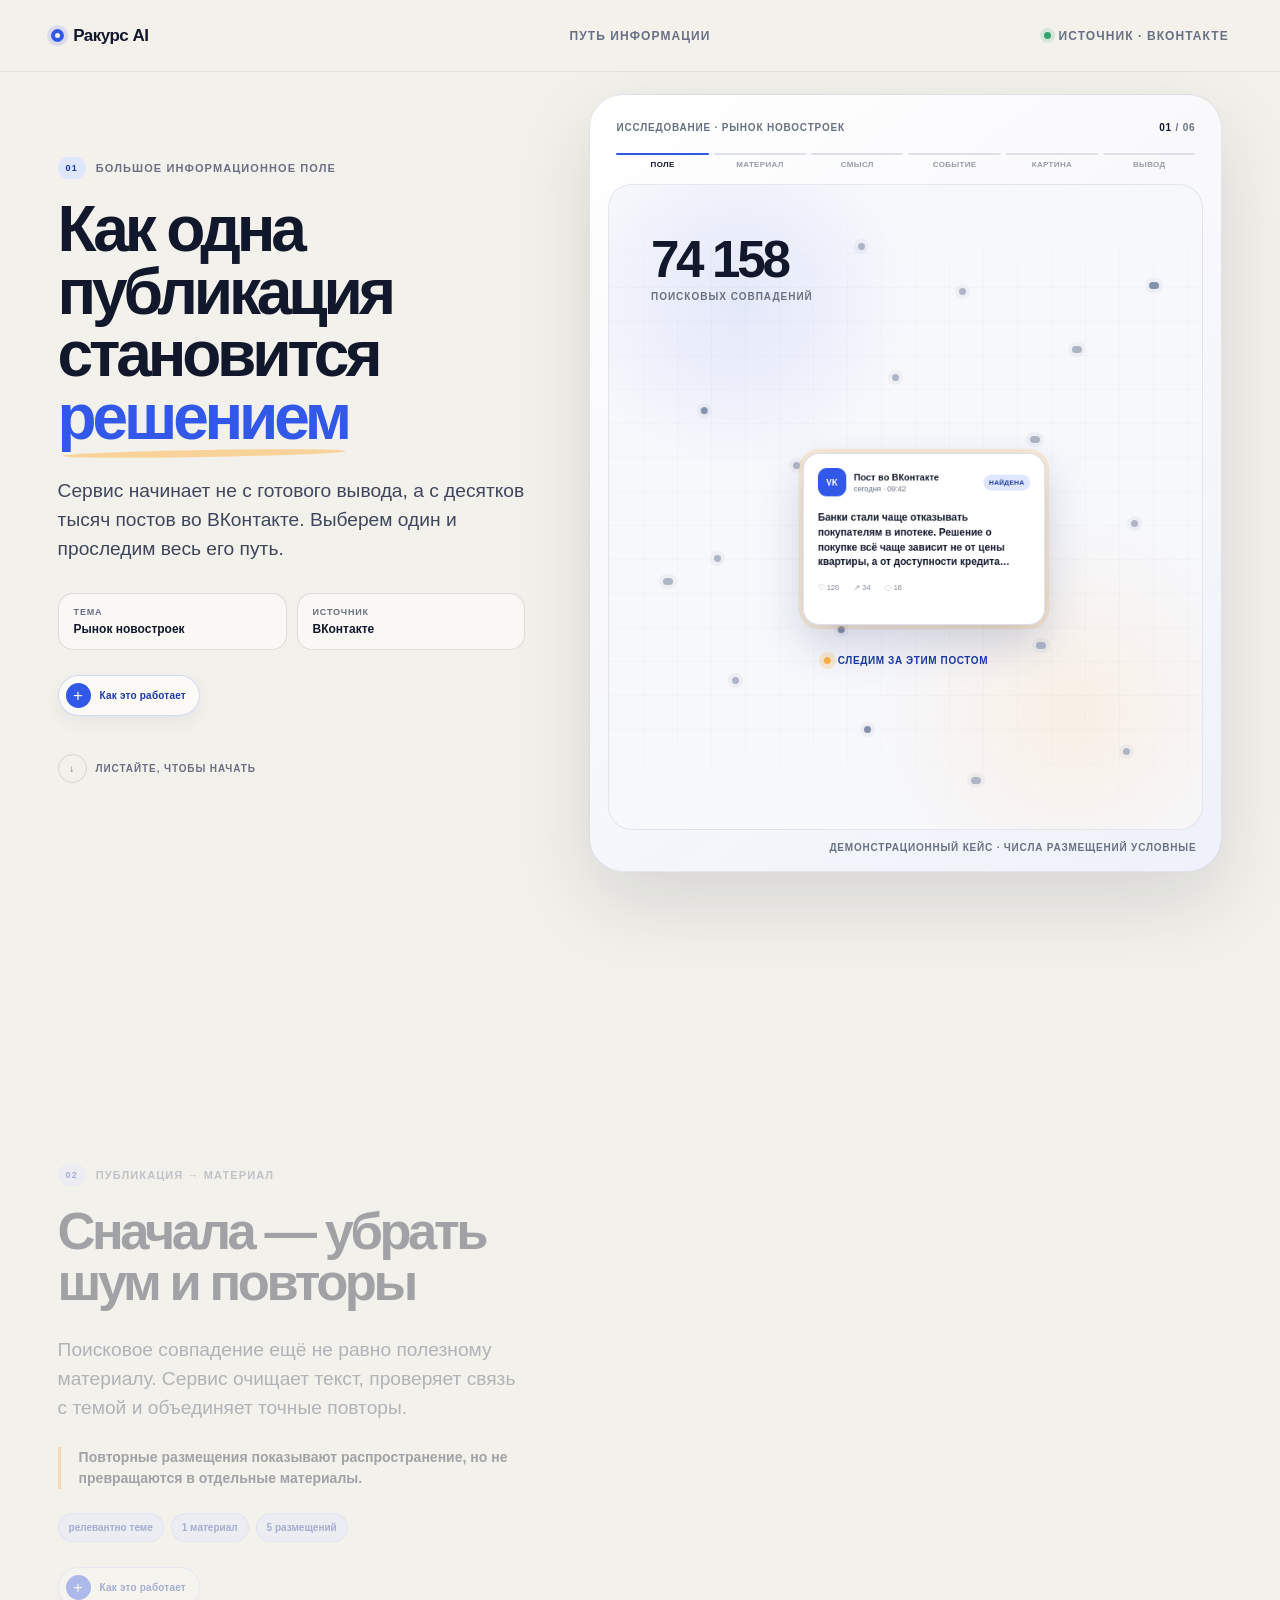
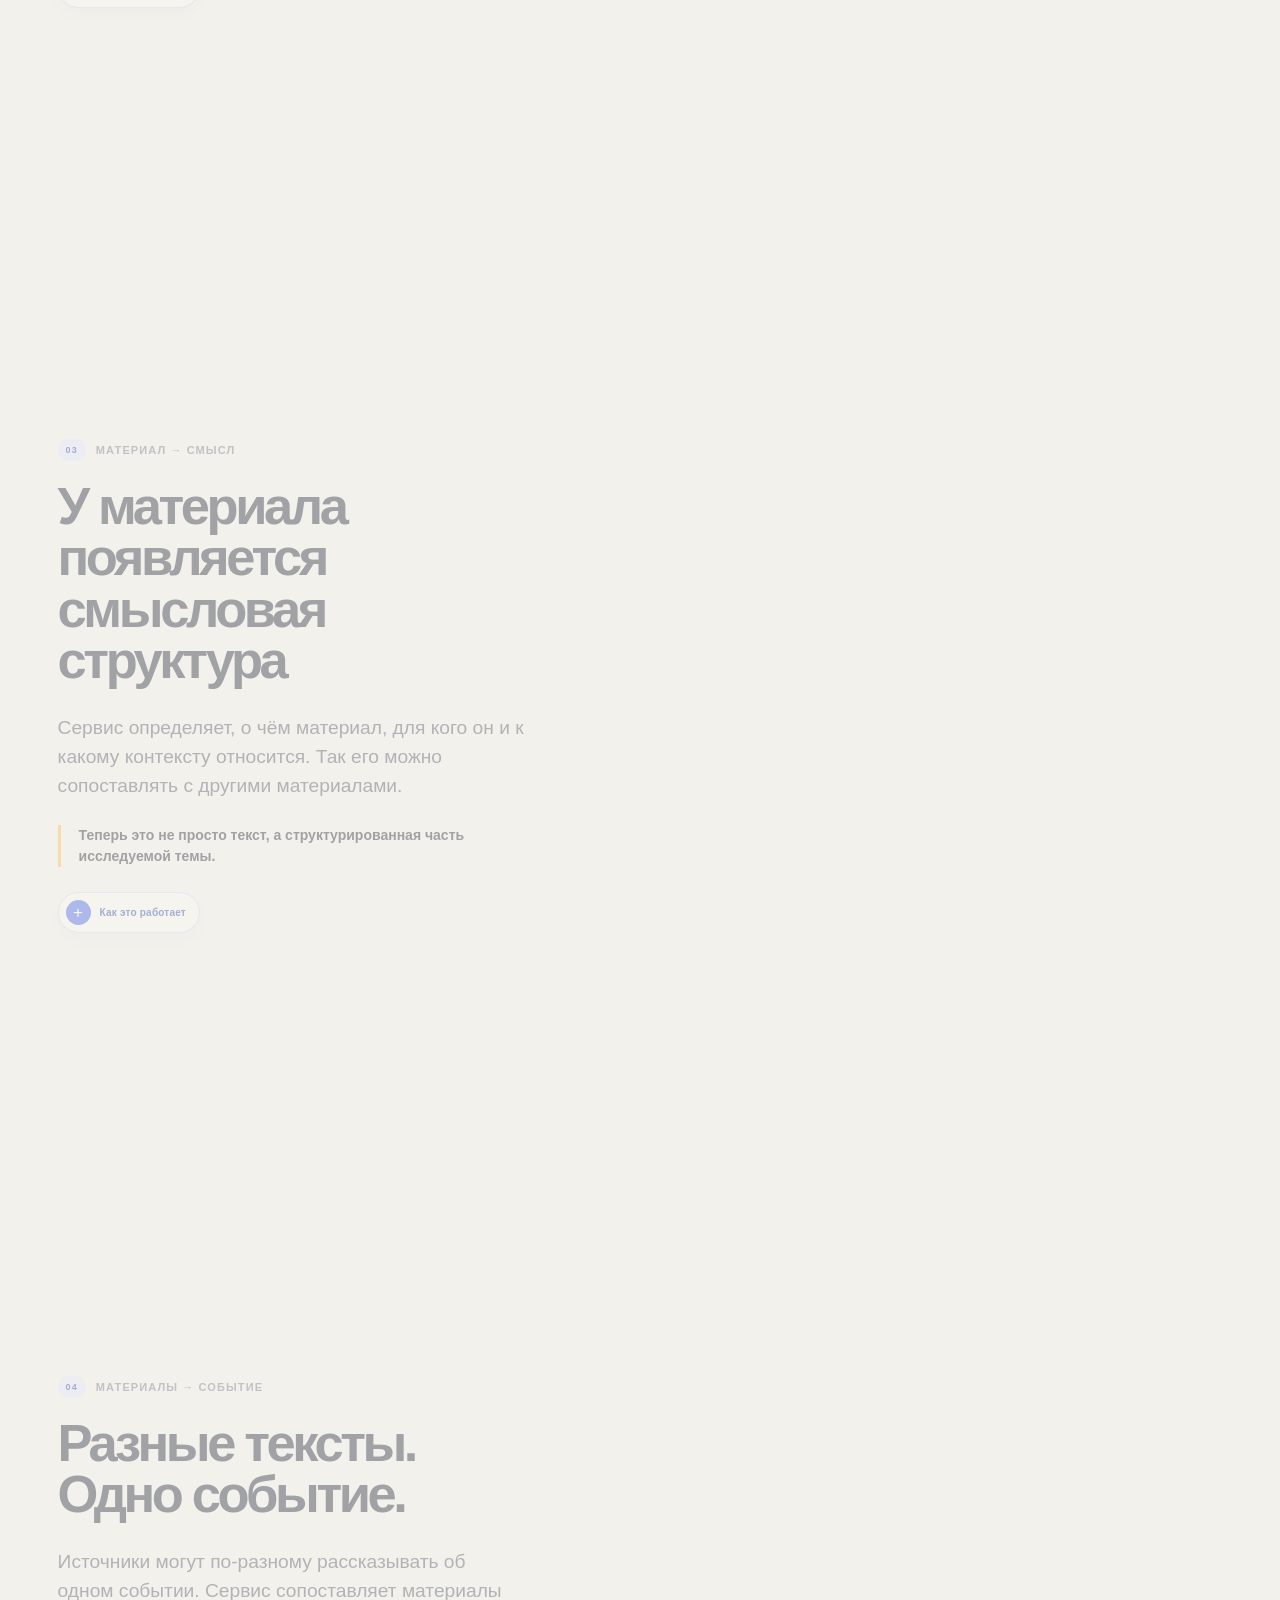
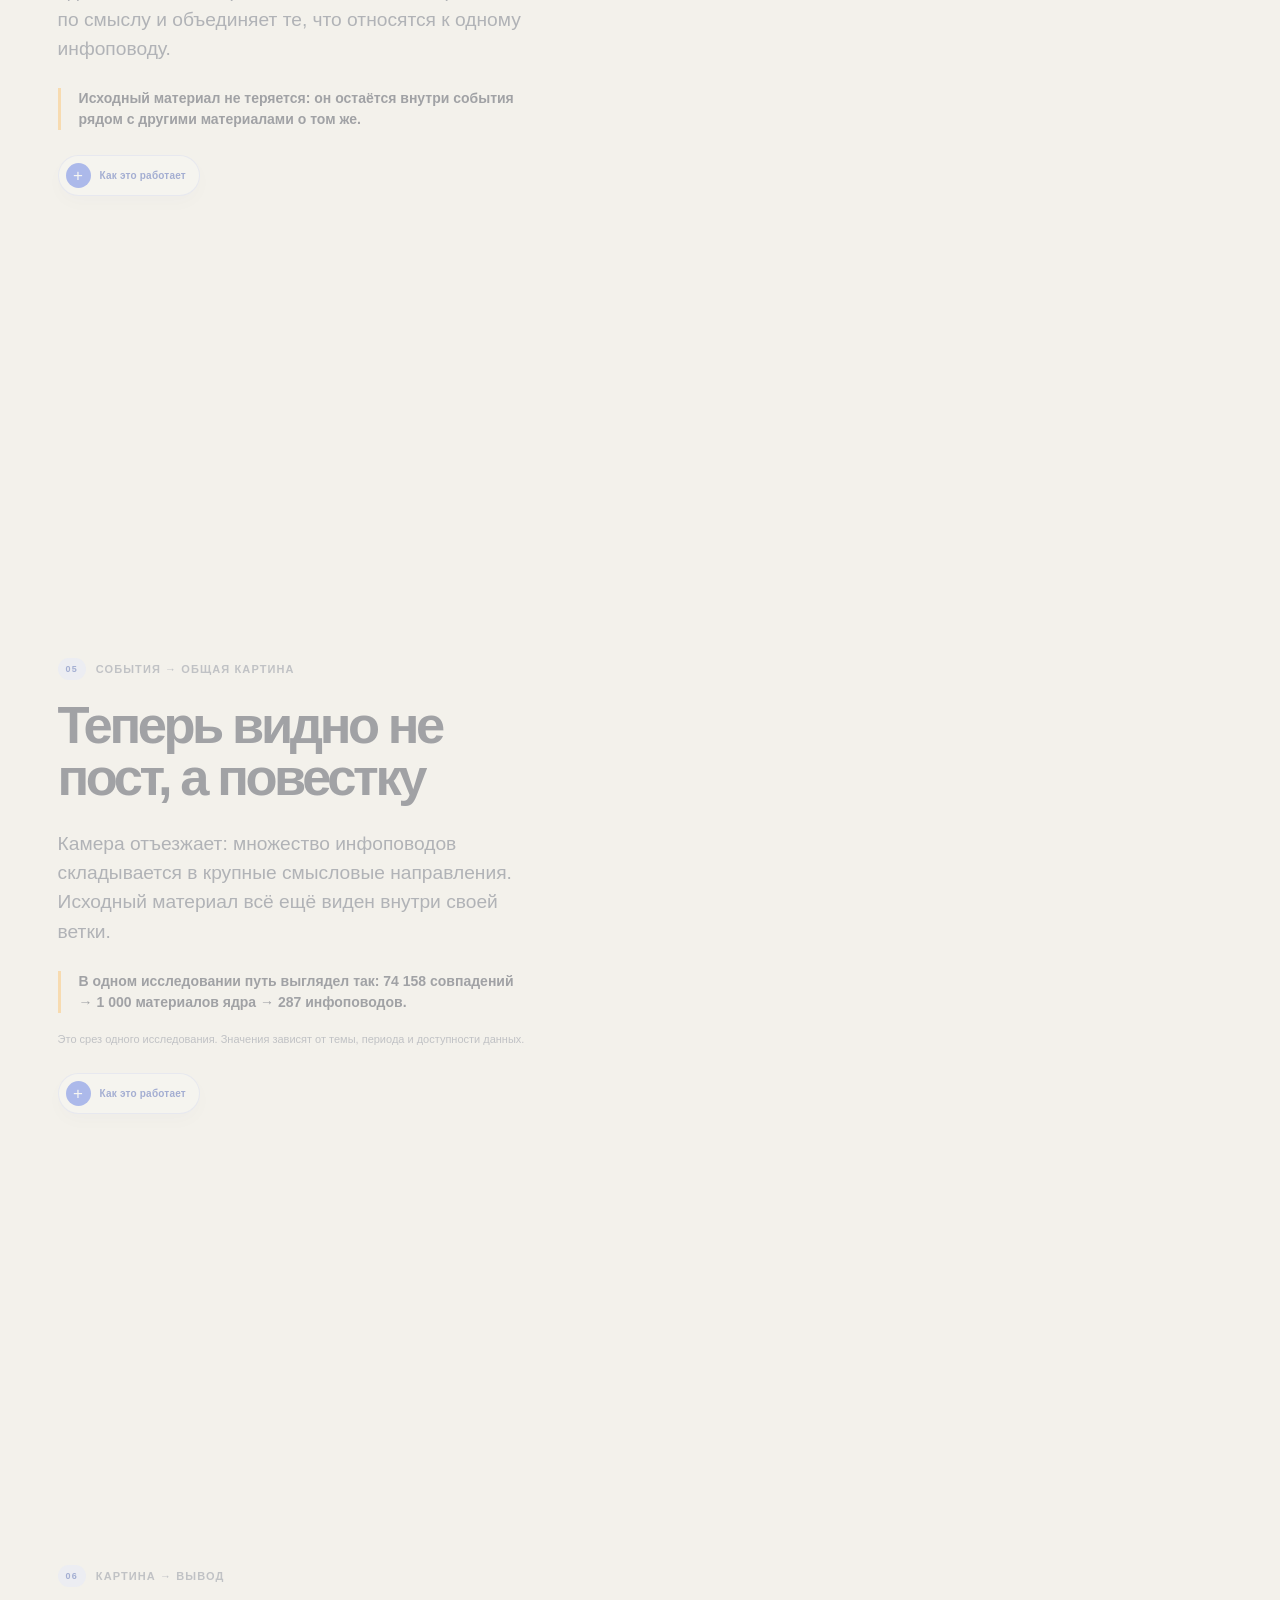
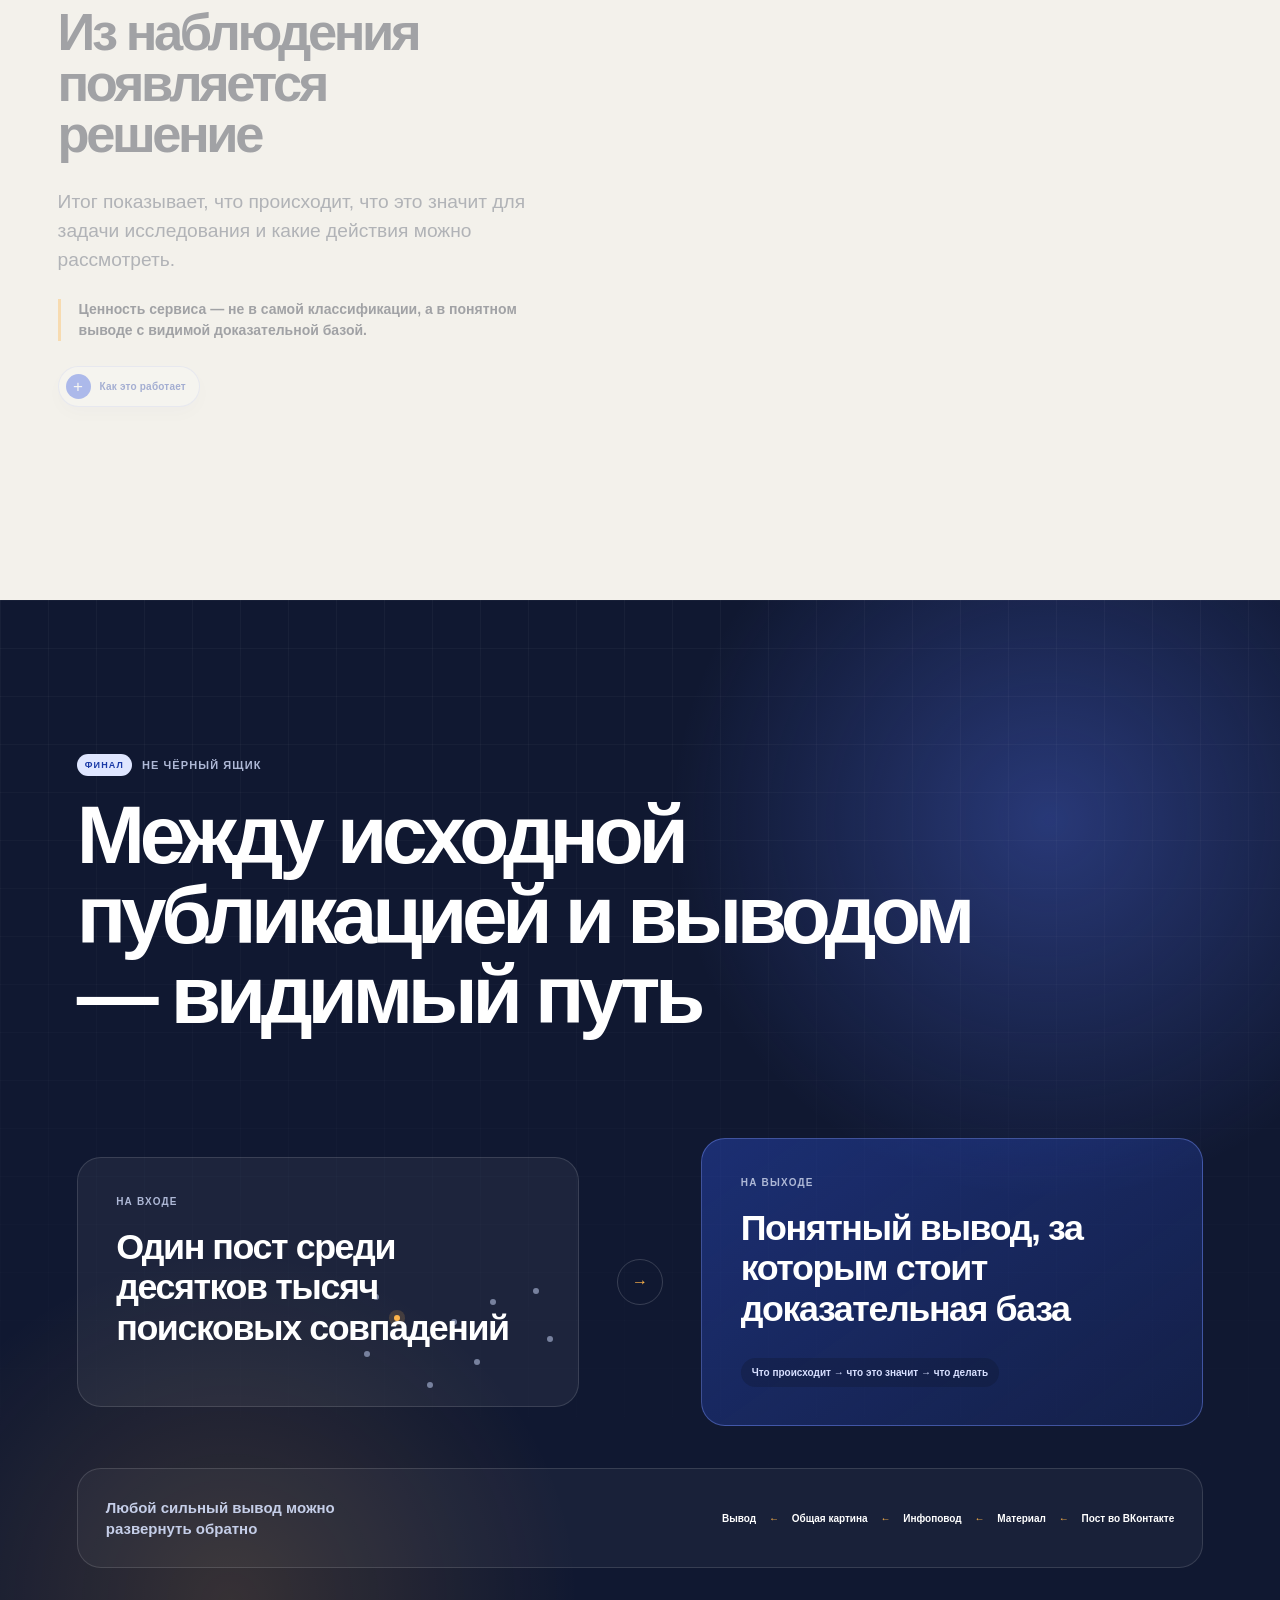
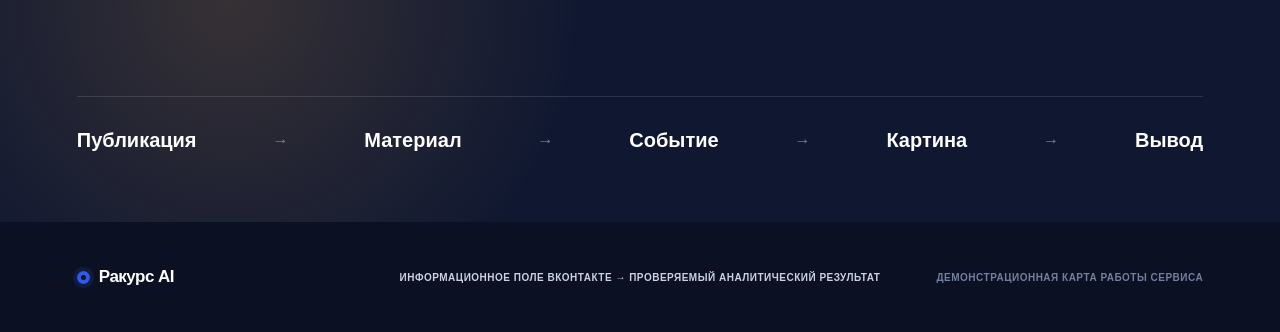
<file: web/service-flow/index.html>
<!doctype html>
<html lang="ru">
  <head>
    <meta charset="utf-8" />
    <meta name="viewport" content="width=device-width, initial-scale=1" />
    <meta
      http-equiv="Content-Security-Policy"
      content="default-src 'none'; base-uri 'none'; form-action 'none'; connect-src 'none'; img-src 'self' data:; font-src 'self'; script-src 'self'; style-src 'self'; object-src 'none'; frame-src 'none'; media-src 'none'; worker-src 'none'; manifest-src 'none'"
    />
    <meta name="referrer" content="no-referrer" />
    <meta
      name="description"
      content="Путь одного поста во ВКонтакте — от поискового совпадения до проверяемого аналитического вывода Ракурс AI."
    />
    <meta name="theme-color" content="#f3f1eb" />
    <title>Как работает Ракурс AI — путь одной публикации</title>
    <link rel="stylesheet" href="./styles.css" />
    <script src="./script.js" defer></script>
  </head>
  <body data-stage="0">
    <a class="skip-link" href="#journey">Перейти к истории</a>

    <header class="site-header">
      <a class="brand" href="#journey" aria-label="Ракурс AI — к началу страницы">
        <span class="brand-mark" aria-hidden="true"></span>
        <span>Ракурс AI</span>
      </a>
      <p class="header-note">Путь информации</p>
      <p class="header-source"><span aria-hidden="true"></span> Источник · ВКонтакте</p>
    </header>

    <main id="journey">
      <section class="scrolly" aria-label="Как публикация проходит через сервис">
        <aside class="visual-column" aria-hidden="true">
          <div class="visual-shell">
            <div class="visual-topline">
              <p class="visual-context">Исследование · рынок новостроек</p>
              <p class="visual-counter"><span id="stage-number">01</span> / 06</p>
            </div>

            <ol class="stage-progress">
              <li class="is-active"><span>Поле</span></li>
              <li><span>Материал</span></li>
              <li><span>Смысл</span></li>
              <li><span>Событие</span></li>
              <li><span>Картина</span></li>
              <li><span>Вывод</span></li>
            </ol>

            <div class="scene">
              <div class="scene-grid"></div>

              <div class="layer field-layer">
                <div class="field-label">
                  <span>74 158</span>
                  <small>поисковых совпадений</small>
                </div>
                <div class="signal signal-01"></div>
                <div class="signal signal-02"></div>
                <div class="signal signal-03"></div>
                <div class="signal signal-04"></div>
                <div class="signal signal-05"></div>
                <div class="signal signal-06"></div>
                <div class="signal signal-07"></div>
                <div class="signal signal-08"></div>
                <div class="signal signal-09"></div>
                <div class="signal signal-10"></div>
                <div class="signal signal-11"></div>
                <div class="signal signal-12"></div>
                <div class="signal signal-13"></div>
                <div class="signal signal-14"></div>
                <div class="signal signal-15"></div>
                <div class="signal signal-16"></div>
                <div class="signal signal-17"></div>
                <div class="signal signal-18"></div>
                <p class="tracking-label"><span></span> Следим за этим постом</p>
              </div>

              <div class="layer duplicates-layer">
                <article class="placement placement-a">
                  <span class="mini-avatar"></span><i></i><i></i><i></i>
                </article>
                <article class="placement placement-b">
                  <span class="mini-avatar"></span><i></i><i></i><i></i>
                </article>
                <article class="placement placement-c">
                  <span class="mini-avatar"></span><i></i><i></i><i></i>
                </article>
                <article class="placement placement-d">
                  <span class="mini-avatar"></span><i></i><i></i><i></i>
                </article>
                <div class="merge-bracket"></div>
                <p class="merge-label">один материал · несколько размещений</p>
                <div class="material-stats">
                  <p><strong>1</strong><span>материал</span></p>
                  <p><strong>5</strong><span>размещений</span></p>
                  <p><strong>4</strong><span>источника</span></p>
                </div>
              </div>

              <div class="layer traits-layer">
                <p class="trait-label">Структура материала</p>
                <span class="trait trait-a">Доступность покупки</span>
                <span class="trait trait-b">Ипотека</span>
                <span class="trait trait-c">Покупатели жилья</span>
                <span class="trait trait-d">Москва</span>
                <span class="trait trait-e">Анализ рынка</span>
                <div class="trait-line line-a"></div>
                <div class="trait-line line-b"></div>
                <div class="trait-line line-c"></div>
                <div class="trait-line line-d"></div>
              </div>

              <div class="layer event-layer">
                <div class="event-orbit orbit-one"></div>
                <div class="event-orbit orbit-two"></div>
                <article class="material-node node-a">
                  <span>Медиа</span>
                  <strong>Спрос на ипотеку охлаждается</strong>
                </article>
                <article class="material-node node-b">
                  <span>Эксперт</span>
                  <strong>Одобрение кредита стало сложнее</strong>
                </article>
                <article class="material-node node-c">
                  <span>Сообщество</span>
                  <strong>Покупатели обсуждают отказы банков</strong>
                </article>
                <div class="event-card">
                  <p>Инфоповод</p>
                  <h3>Банки стали чаще отказывать покупателям в ипотеке</h3>
                  <div>
                    <span><strong>8</strong> материалов</span>
                    <span><strong>17</strong> размещений</span>
                    <span><strong>11</strong> источников</span>
                  </div>
                </div>
              </div>

              <div class="layer map-layer">
                <p class="map-label">3 смысловых направления</p>
                <p class="map-hint"><span></span> Каждый узел — инфоповод</p>
                <div class="direction direction-trust">
                  <span class="direction-name">Доверие</span>
                  <i></i><i></i><i></i><i></i><i></i>
                </div>
                <div class="direction direction-access">
                  <span class="direction-name">Доступность покупки</span>
                  <i></i><i></i><i class="tracked-node"></i><i></i><i></i><i></i>
                </div>
                <div class="direction direction-future">
                  <span class="direction-name">Будущая среда</span>
                  <i></i><i></i><i></i><i></i>
                </div>
                <div class="research-scale">
                  <p><strong>74 158</strong><span>совпадений</span></p>
                  <b>→</b>
                  <p><strong>1 000</strong><span>материалов ядра</span></p>
                  <b>→</b>
                  <p><strong>287</strong><span>инфоповодов</span></p>
                </div>
              </div>

              <div class="layer insight-layer">
                <p class="insight-kicker">Вывод по исследованию</p>
                <div class="insight-flow">
                  <article>
                    <span>01 · Что происходит</span>
                    <p>Покупатели обсуждают не только цену квартиры, но и то, насколько покупка в целом доступна.</p>
                  </article>
                  <i>↓</i>
                  <article>
                    <span>02 · Что это значит</span>
                    <p>Цена квадратного метра не отвечает на главный вопрос покупателя.</p>
                  </article>
                  <i>↓</i>
                  <article class="insight-action">
                    <span>03 · Что с этим делать</span>
                    <p>Показывать полный сценарий покупки: первоначальный взнос, ежемесячный платёж и варианты для разных бюджетов.</p>
                  </article>
                </div>
                <div class="evidence-link">
                  <span class="evidence-pulse"></span>
                  <p><strong>Доказательная база</strong> · ссылка на исходный пост сохранена</p>
                </div>
              </div>

              <article class="tracked-card">
                <div class="tracked-proof">
                  <span>VK</span>
                  <p><strong>Исходный пост</strong><small>ссылка сохранена</small></p>
                </div>
                <div class="tracked-map">
                  <span></span>
                  <p><strong>Наш материал</strong><small>в этом направлении</small></p>
                </div>
                <div class="tracked-head">
                  <span class="source-avatar">VK</span>
                  <p><strong>Пост во ВКонтакте</strong><small>сегодня · 09:42</small></p>
                  <span class="tracked-status">Найдена</span>
                </div>
                <p class="tracked-title">
                  Банки стали чаще отказывать покупателям в ипотеке. Решение о покупке
                  всё чаще зависит не от цены квартиры, а от доступности кредита…
                </p>
                <div class="tracked-lines"><i></i><i></i><i></i></div>
                <div class="tracked-footer">
                  <span>♡ 126</span><span>↗ 34</span><span>◌ 18</span>
                </div>
                <div class="material-badges">
                  <span>Релевантно теме</span>
                  <span>Уникальный материал</span>
                </div>
              </article>
            </div>

            <p class="visual-footnote">Демонстрационный кейс · числа размещений условные</p>
          </div>
        </aside>

        <div class="steps">
          <article class="step step-intro is-active" data-stage="0">
            <div class="step-card">
              <p class="eyebrow"><span>01</span> Большое информационное поле</p>
              <h1>Как одна публикация становится <em>решением</em></h1>
              <p class="lead">
                Сервис начинает не с готового вывода, а с десятков тысяч постов во
                ВКонтакте. Выберем один и проследим весь его путь.
              </p>
              <dl class="case-meta">
                <div><dt>Тема</dt><dd>Рынок новостроек</dd></div>
                <div><dt>Источник</dt><dd>ВКонтакте</dd></div>
              </dl>
              <button
                class="details-trigger"
                type="button"
                data-details="0"
                aria-haspopup="dialog"
                aria-controls="stage-details"
              >
                <span aria-hidden="true">+</span> Как это работает
              </button>
              <p class="scroll-cue"><span aria-hidden="true">↓</span> Листайте, чтобы начать</p>
            </div>
          </article>

          <article class="step" data-stage="1">
            <div class="step-card">
              <p class="eyebrow"><span>02</span> Публикация → материал</p>
              <h2>Сначала — убрать шум и повторы</h2>
              <p>
                Поисковое совпадение ещё не равно полезному материалу. Сервис очищает
                текст, проверяет связь с темой и объединяет точные повторы.
              </p>
              <p class="key-thought">
                Повторные размещения показывают распространение, но не превращаются в
                отдельные материалы.
              </p>
              <ul class="step-tags" aria-label="Свойства материала">
                <li>релевантно теме</li>
                <li>1 материал</li>
                <li>5 размещений</li>
              </ul>
              <button
                class="details-trigger"
                type="button"
                data-details="1"
                aria-haspopup="dialog"
                aria-controls="stage-details"
              >
                <span aria-hidden="true">+</span> Как это работает
              </button>
            </div>
          </article>

          <article class="step" data-stage="2">
            <div class="step-card">
              <p class="eyebrow"><span>03</span> Материал → смысл</p>
              <h2>У материала появляется смысловая структура</h2>
              <p>
                Сервис определяет, о чём материал, для кого он и к какому контексту
                относится. Так его можно сопоставлять с другими материалами.
              </p>
              <p class="key-thought">
                Теперь это не просто текст, а структурированная часть исследуемой темы.
              </p>
              <button
                class="details-trigger"
                type="button"
                data-details="2"
                aria-haspopup="dialog"
                aria-controls="stage-details"
              >
                <span aria-hidden="true">+</span> Как это работает
              </button>
            </div>
          </article>

          <article class="step" data-stage="3">
            <div class="step-card">
              <p class="eyebrow"><span>04</span> Материалы → событие</p>
              <h2>Разные тексты. Одно событие.</h2>
              <p>
                Источники могут по-разному рассказывать об одном событии. Сервис
                сопоставляет материалы по смыслу и объединяет те, что относятся к одному
                инфоповоду.
              </p>
              <p class="key-thought">
                Исходный материал не теряется: он остаётся внутри события рядом с другими
                материалами о том же.
              </p>
              <button
                class="details-trigger"
                type="button"
                data-details="3"
                aria-haspopup="dialog"
                aria-controls="stage-details"
              >
                <span aria-hidden="true">+</span> Как это работает
              </button>
            </div>
          </article>

          <article class="step" data-stage="4">
            <div class="step-card">
              <p class="eyebrow"><span>05</span> События → общая картина</p>
              <h2>Теперь видно не пост, а повестку</h2>
              <p>
                Камера отъезжает: множество инфоповодов складывается в крупные смысловые
                направления. Исходный материал всё ещё виден внутри своей ветки.
              </p>
              <p class="key-thought">
                В одном исследовании путь выглядел так: 74 158 совпадений → 1 000
                материалов ядра → 287 инфоповодов.
              </p>
              <p class="case-note">
                Это срез одного исследования. Значения зависят от темы, периода и
                доступности данных.
              </p>
              <button
                class="details-trigger"
                type="button"
                data-details="4"
                aria-haspopup="dialog"
                aria-controls="stage-details"
              >
                <span aria-hidden="true">+</span> Как это работает
              </button>
            </div>
          </article>

          <article class="step" data-stage="5">
            <div class="step-card">
              <p class="eyebrow"><span>06</span> Картина → вывод</p>
              <h2>Из наблюдения появляется решение</h2>
              <p>
                Итог показывает, что происходит, что это значит для задачи исследования
                и какие действия можно рассмотреть.
              </p>
              <p class="key-thought">
                Ценность сервиса — не в самой классификации, а в понятном выводе с видимой
                доказательной базой.
              </p>
              <button
                class="details-trigger"
                type="button"
                data-details="5"
                aria-haspopup="dialog"
                aria-controls="stage-details"
              >
                <span aria-hidden="true">+</span> Как это работает
              </button>
            </div>
          </article>
        </div>
      </section>

      <dialog
        class="details-dialog"
        id="stage-details"
        aria-labelledby="details-title"
        aria-describedby="details-lead"
      >
        <div class="details-dialog-inner">
          <div class="details-dialog-head">
            <p id="details-eyebrow">Технология этапа</p>
            <button class="details-close" type="button" aria-label="Закрыть окно">
              <span aria-hidden="true">×</span>
            </button>
          </div>

          <h2 id="details-title"></h2>
          <p class="details-lead" id="details-lead"></p>

          <div class="details-transform" aria-label="Преобразование информации">
            <div>
              <span>На входе</span>
              <strong id="details-input"></strong>
            </div>
            <b aria-hidden="true">→</b>
            <div>
              <span>На выходе</span>
              <strong id="details-output"></strong>
            </div>
          </div>

          <ul class="details-points" id="details-points"></ul>
          <p class="details-note" id="details-note"></p>
        </div>
      </dialog>

      <section class="closing" aria-labelledby="closing-title">
        <div class="closing-heading">
          <p class="eyebrow"><span>Финал</span> Не чёрный ящик</p>
          <h2 id="closing-title">Между исходной публикацией и выводом — видимый путь</h2>
        </div>

        <div class="before-after">
          <article class="before-card">
            <p>На входе</p>
            <strong>Один пост среди десятков тысяч поисковых совпадений</strong>
            <div class="before-field" aria-hidden="true">
              <i></i><i></i><i></i><i></i><i></i><i></i><i></i><i></i><i></i>
            </div>
          </article>
          <div class="journey-arrow" aria-hidden="true">→</div>
          <article class="after-card">
            <p>На выходе</p>
            <strong>Понятный вывод, за которым стоит доказательная база</strong>
            <span>Что происходит → что это значит → что делать</span>
          </article>
        </div>

        <div class="traceback">
          <p>Любой сильный вывод можно развернуть обратно</p>
          <ol>
            <li>Вывод</li>
            <li>Общая картина</li>
            <li>Инфоповод</li>
            <li>Материал</li>
            <li>Пост во ВКонтакте</li>
          </ol>
        </div>

        <div class="closing-statement">
          <p>Публикация</p><span>→</span><p>Материал</p><span>→</span><p>Событие</p><span>→</span><p>Картина</p><span>→</span><p>Вывод</p>
        </div>
      </section>
    </main>

    <footer>
      <a class="brand" href="#journey">
        <span class="brand-mark" aria-hidden="true"></span><span>Ракурс AI</span>
      </a>
      <p>Информационное поле ВКонтакте → проверяемый аналитический результат</p>
      <p class="footer-note">Демонстрационная карта работы сервиса</p>
    </footer>
  </body>
</html>
</file>
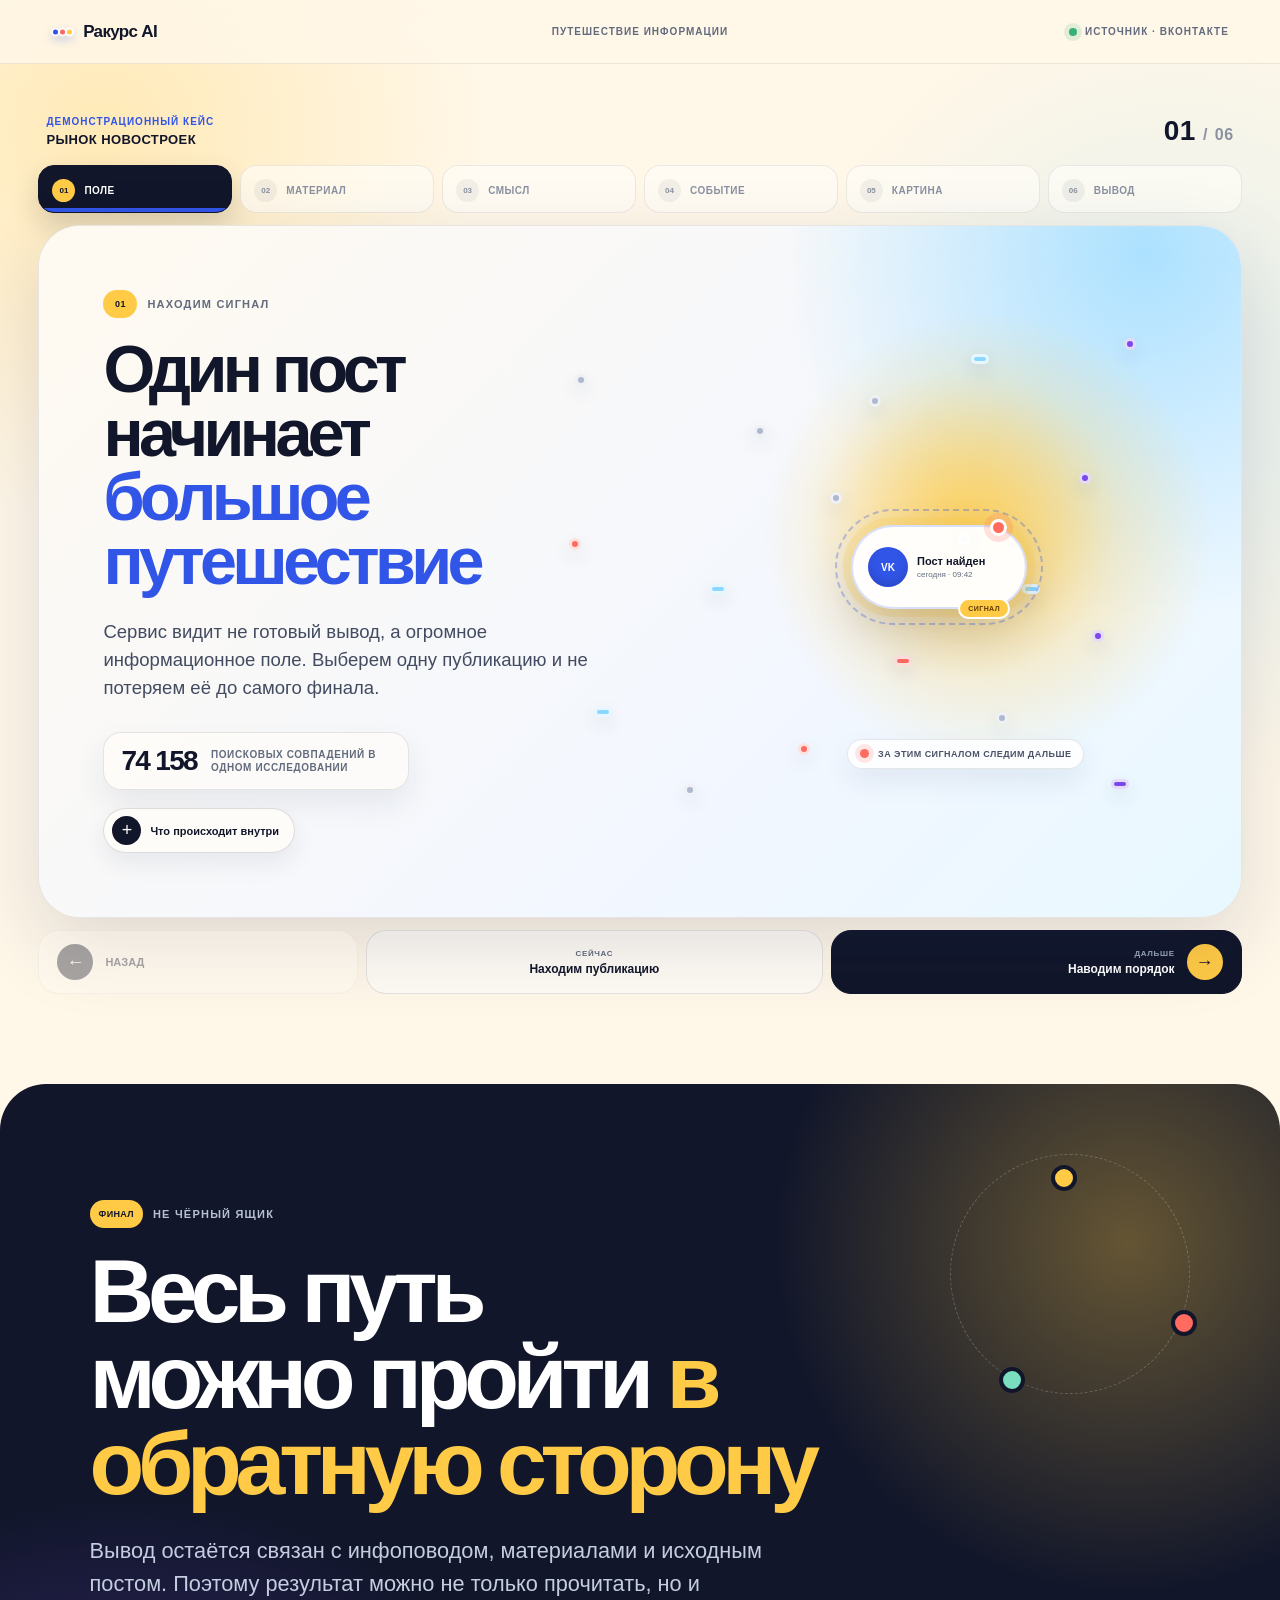
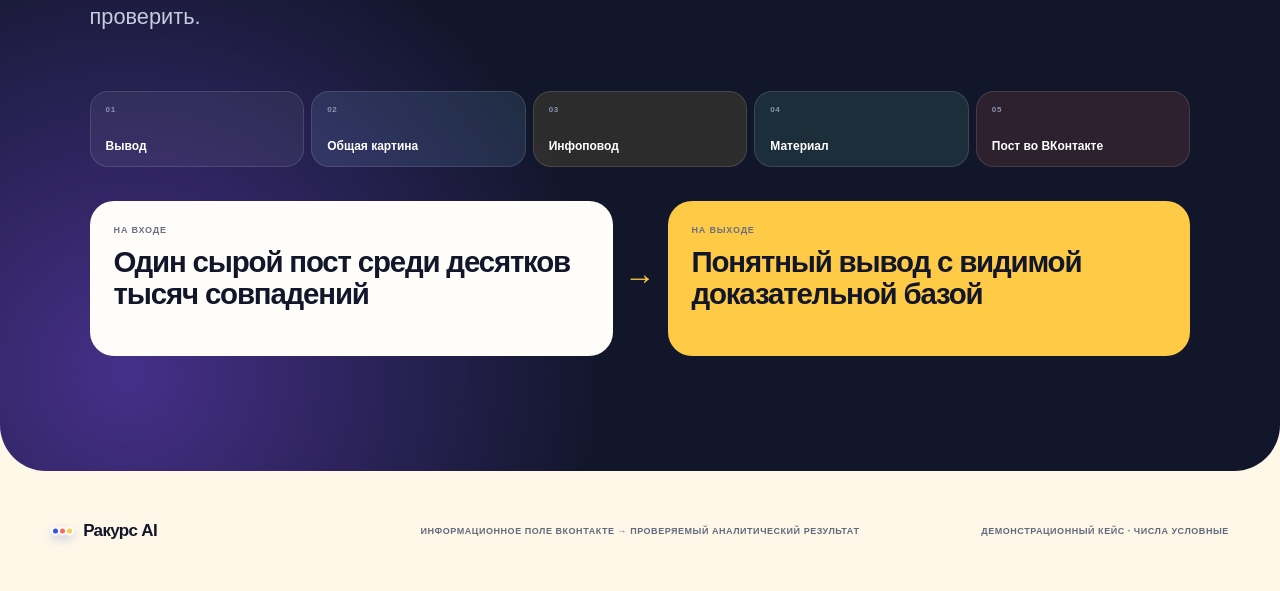
<file: web/service-flow/v2/index.html>
<!doctype html>
<html lang="ru">
  <head>
    <meta charset="utf-8" />
    <meta name="viewport" content="width=device-width, initial-scale=1" />
    <meta
      http-equiv="Content-Security-Policy"
      content="default-src 'none'; base-uri 'none'; form-action 'none'; connect-src 'none'; img-src 'self' data:; font-src 'self'; script-src 'self'; style-src 'self'; object-src 'none'; frame-src 'none'; media-src 'none'; worker-src 'none'; manifest-src 'none'"
    />
    <meta name="referrer" content="no-referrer" />
    <meta
      name="description"
      content="Путь одного поста во ВКонтакте — от поискового совпадения до проверяемого аналитического вывода Ракурс AI."
    />
    <meta name="theme-color" content="#fff7e6" />
    <title>Как работает Ракурс AI — путешествие одной публикации</title>
    <link rel="stylesheet" href="./styles.css" />
    <script src="./script.js" defer></script>
  </head>
  <body data-stage="0" data-direction="next">
    <a class="skip-link" href="#journey">Перейти к истории</a>

    <header class="site-header">
      <a class="brand" href="#journey" aria-label="Ракурс AI — к началу истории">
        <span class="brand-mark" aria-hidden="true"><i></i><i></i><i></i></span>
        <span>Ракурс AI</span>
      </a>
      <p class="header-note">Путешествие информации</p>
      <p class="header-source"><span aria-hidden="true"></span> Источник · ВКонтакте</p>
    </header>

    <main>
      <section class="journey" id="journey" aria-labelledby="journey-title">
        <div class="journey-shell">
          <div class="journey-topline">
            <div>
              <p class="route-kicker">Демонстрационный кейс</p>
              <p class="route-topic">Рынок новостроек</p>
            </div>
            <p class="route-counter" aria-live="polite">
              <span id="stage-number">01</span><i>/</i>06
            </p>
          </div>

          <ol class="stage-progress" aria-label="Этапы пути информации">
            <li class="is-active">
              <button type="button" data-stage-target="0" aria-current="step">
                <span>01</span><strong>Поле</strong>
              </button>
            </li>
            <li>
              <button type="button" data-stage-target="1">
                <span>02</span><strong>Материал</strong>
              </button>
            </li>
            <li>
              <button type="button" data-stage-target="2">
                <span>03</span><strong>Смысл</strong>
              </button>
            </li>
            <li>
              <button type="button" data-stage-target="3">
                <span>04</span><strong>Событие</strong>
              </button>
            </li>
            <li>
              <button type="button" data-stage-target="4">
                <span>05</span><strong>Картина</strong>
              </button>
            </li>
            <li>
              <button type="button" data-stage-target="5">
                <span>06</span><strong>Вывод</strong>
              </button>
            </li>
          </ol>

          <div class="stage-viewport" aria-live="polite">
            <article class="step story-stage stage-field is-active" data-stage="0">
              <div class="stage-copy">
                <p class="eyebrow"><span>01</span> Находим сигнал</p>
                <h1 id="journey-title">Один пост начинает <em>большое путешествие</em></h1>
                <p class="stage-lead">
                  Сервис видит не готовый вывод, а огромное информационное поле.
                  Выберем одну публикацию и не потеряем её до самого финала.
                </p>
                <div class="stage-fact">
                  <strong>74 158</strong>
                  <span>поисковых совпадений в одном исследовании</span>
                </div>
              </div>

              <div class="stage-visual field-visual" aria-hidden="true">
                <div class="field-sun"></div>
                <div class="field-cloud">
                  <i></i><i></i><i></i><i></i><i></i><i></i><i></i><i></i><i></i>
                  <i></i><i></i><i></i><i></i><i></i><i></i><i></i><i></i><i></i>
                </div>
                <p class="visual-callout callout-field"><span></span> За этим сигналом следим дальше</p>
                <div class="traveler-anchor anchor-field" data-traveler-anchor>
                  <article class="tracked-card">
                    <span class="traveler-orbit"></span>
                    <span class="traveler-spark" aria-hidden="true"></span>
                    <div class="traveler-core">
                      <span class="traveler-icon">VK</span>
                      <p>
                        <strong id="traveler-title">Пост найден</strong>
                        <small id="traveler-note">сегодня · 09:42</small>
                      </p>
                    </div>
                    <span class="traveler-status" id="traveler-status">Сигнал</span>
                  </article>
                </div>
              </div>

              <button
                class="details-trigger"
                type="button"
                data-details="0"
                aria-haspopup="dialog"
                aria-controls="stage-details"
              >
                <span aria-hidden="true">+</span> Что происходит внутри
              </button>
            </article>

            <article class="step story-stage stage-material" data-stage="1" aria-hidden="true">
              <div class="stage-copy">
                <p class="eyebrow"><span>02</span> Наводим порядок</p>
                <h2>Из шума получается <em>полезный материал</em></h2>
                <p class="stage-lead">
                  Сервис очищает текст, проверяет связь с темой и складывает точные
                  повторы вместе — без потери истории распространения.
                </p>
                <ul class="stage-pills" aria-label="Результат этапа">
                  <li>релевантно теме</li>
                  <li>1 · Уникальный материал</li>
                  <li>5 размещений</li>
                  <li>4 источника</li>
                </ul>
              </div>

              <div class="stage-visual material-visual" aria-hidden="true">
                <div class="echo-card echo-one"><i></i><i></i><i></i></div>
                <div class="echo-card echo-two"><i></i><i></i><i></i></div>
                <div class="echo-card echo-three"><i></i><i></i><i></i></div>
                <div class="echo-card echo-four"><i></i><i></i><i></i></div>
                <div class="filter-ring"><span>повторы вместе</span></div>
                <div class="traveler-anchor anchor-material" data-traveler-anchor></div>
                <p class="visual-callout callout-material">Пять размещений <b>≠</b> пять фактов</p>
              </div>

              <button
                class="details-trigger"
                type="button"
                data-details="1"
                aria-haspopup="dialog"
                aria-controls="stage-details"
              >
                <span aria-hidden="true">+</span> Что происходит внутри
              </button>
            </article>

            <article class="step story-stage stage-meaning" data-stage="2" aria-hidden="true">
              <div class="stage-copy">
                <p class="eyebrow"><span>03</span> Добавляем смысл</p>
                <h2>Текст обретает <em>характер</em></h2>
                <p class="stage-lead">
                  Публикация становится структурированной информацией: понятно,
                  о чём она, для кого и в каком контексте важна.
                </p>
                <p class="stage-quote">Не просто набор слов — часть исследуемой темы.</p>
              </div>

              <div class="stage-visual meaning-visual" aria-hidden="true">
                <div class="meaning-orbit orbit-a"></div>
                <div class="meaning-orbit orbit-b"></div>
                <span class="meaning-chip chip-a">Доступность покупки</span>
                <span class="meaning-chip chip-b">Ипотека</span>
                <span class="meaning-chip chip-c">Покупатели жилья</span>
                <span class="meaning-chip chip-d">Москва</span>
                <span class="meaning-chip chip-e">Анализ рынка</span>
                <div class="traveler-anchor anchor-meaning" data-traveler-anchor></div>
              </div>

              <button
                class="details-trigger"
                type="button"
                data-details="2"
                aria-haspopup="dialog"
                aria-controls="stage-details"
              >
                <span aria-hidden="true">+</span> Что происходит внутри
              </button>
            </article>

            <article class="step story-stage stage-event" data-stage="3" aria-hidden="true">
              <div class="stage-copy">
                <p class="eyebrow"><span>04</span> Собираем событие</p>
                <h2>Разные тексты. <em>Один инфоповод.</em></h2>
                <p class="stage-lead">
                  Другие источники рассказывают о том же своими словами. Сервис
                  притягивает связанные материалы и собирает событие целиком.
                </p>
                <div class="event-stats">
                  <p><strong>8</strong><span>материалов</span></p>
                  <p><strong>17</strong><span>размещений</span></p>
                  <p><strong>11</strong><span>источников</span></p>
                </div>
              </div>

              <div class="stage-visual event-visual" aria-hidden="true">
                <div class="event-ray ray-a"></div>
                <div class="event-ray ray-b"></div>
                <div class="event-ray ray-c"></div>
                <article class="source-bubble bubble-a"><span>Медиа</span><strong>Спрос на ипотеку охлаждается</strong></article>
                <article class="source-bubble bubble-b"><span>Эксперт</span><strong>Одобрение кредита стало сложнее</strong></article>
                <article class="source-bubble bubble-c"><span>Сообщество</span><strong>Покупатели обсуждают отказы</strong></article>
                <div class="traveler-anchor anchor-event" data-traveler-anchor></div>
                <p class="event-name"><span>Инфоповод</span> Банки стали чаще отказывать покупателям в ипотеке</p>
              </div>

              <button
                class="details-trigger"
                type="button"
                data-details="3"
                aria-haspopup="dialog"
                aria-controls="stage-details"
              >
                <span aria-hidden="true">+</span> Что происходит внутри
              </button>
            </article>

            <article class="step story-stage stage-map" data-stage="4" aria-hidden="true">
              <div class="stage-copy">
                <p class="eyebrow"><span>05</span> Меняем масштаб</p>
                <h2>Теперь видно <em>всю повестку</em></h2>
                <p class="stage-lead">
                  Камера отъезжает: один инфоповод становится узлом большой карты.
                  Наш материал остаётся подсвеченным внутри своего направления.
                </p>
                <div class="scale-story" aria-label="Масштаб исследования">
                  <span><strong>74 158</strong> совпадений</span>
                  <i>→</i>
                  <span><strong>1 000</strong> материалов</span>
                  <i>→</i>
                  <span><strong>287</strong> инфоповодов</span>
                </div>
              </div>

              <div class="stage-visual map-visual" aria-hidden="true">
                <div class="agenda-island island-trust"><strong>Доверие</strong><i></i><i></i><i></i><i></i></div>
                <div class="agenda-island island-access"><strong>Доступность покупки</strong><i></i><i></i><i></i><i></i><i></i></div>
                <div class="agenda-island island-future"><strong>Будущая среда</strong><i></i><i></i><i></i></div>
                <div class="traveler-anchor anchor-map" data-traveler-anchor></div>
                <p class="visual-callout callout-map"><span></span> Наш материал всё ещё здесь</p>
              </div>

              <button
                class="details-trigger"
                type="button"
                data-details="4"
                aria-haspopup="dialog"
                aria-controls="stage-details"
              >
                <span aria-hidden="true">+</span> Что происходит внутри
              </button>
            </article>

            <article class="step story-stage stage-insight" data-stage="5" aria-hidden="true">
              <div class="stage-copy">
                <p class="eyebrow"><span>06</span> Получаем решение</p>
                <h2>Картина становится <em>понятным действием</em></h2>
                <p class="stage-lead">
                  Ценность не в классификации самой по себе. Сервис связывает
                  наблюдение, его смысл для задачи и возможный следующий шаг.
                </p>
                <p class="proof-note"><span>✓</span> Доказательная база · источник вывода можно открыть и проверить</p>
              </div>

              <div class="stage-visual insight-visual" aria-hidden="true">
                <div class="insight-card insight-observe">
                  <span>Что происходит</span>
                  <p>Покупателей волнует не только цена, но и доступность всей покупки.</p>
                </div>
                <div class="insight-connector">↓</div>
                <div class="insight-card insight-meaning">
                  <span>Что это значит</span>
                  <p>Цена за метр не отвечает на главный вопрос покупателя.</p>
                </div>
                <div class="insight-connector">↓</div>
                <div class="insight-card insight-action">
                  <span>Что с этим делать</span>
                  <p>Показывать взнос, платёж и варианты для разных бюджетов.</p>
                </div>
                <div class="traveler-anchor anchor-insight" data-traveler-anchor></div>
              </div>

              <button
                class="details-trigger"
                type="button"
                data-details="5"
                aria-haspopup="dialog"
                aria-controls="stage-details"
              >
                <span aria-hidden="true">+</span> Что происходит внутри
              </button>
            </article>
          </div>

          <nav class="journey-controls" aria-label="Управление историей">
            <button class="journey-prev" type="button" disabled>
              <span aria-hidden="true">←</span><strong>Назад</strong>
            </button>
            <p class="journey-caption">
              <span>Сейчас</span>
              <strong id="stage-caption">Находим публикацию</strong>
            </p>
            <button class="journey-next" type="button">
              <span><small>Дальше</small><strong id="next-caption">Наводим порядок</strong></span>
              <b aria-hidden="true">→</b>
            </button>
          </nav>

          <p class="gesture-hint"><span aria-hidden="true">↔</span> На телефоне можно листать сцены свайпом</p>
        </div>
      </section>

      <dialog
        class="details-dialog"
        id="stage-details"
        aria-labelledby="details-title"
        aria-describedby="details-lead"
      >
        <div class="details-dialog-inner">
          <div class="details-dialog-head">
            <p id="details-eyebrow">Технология этапа</p>
            <button class="details-close" type="button" aria-label="Закрыть окно">
              <span aria-hidden="true">×</span>
            </button>
          </div>

          <h2 id="details-title"></h2>
          <p class="details-lead" id="details-lead"></p>

          <div class="details-transform" aria-label="Преобразование информации">
            <div><span>На входе</span><strong id="details-input"></strong></div>
            <b aria-hidden="true">→</b>
            <div><span>На выходе</span><strong id="details-output"></strong></div>
          </div>

          <ul class="details-points" id="details-points"></ul>
          <p class="details-note" id="details-note"></p>
        </div>
      </dialog>

      <section class="closing" aria-labelledby="closing-title">
        <div class="closing-orbit" aria-hidden="true"><i></i><i></i><i></i></div>
        <p class="eyebrow"><span>Финал</span> Не чёрный ящик</p>
        <h2 id="closing-title">Весь путь можно пройти <em>в обратную сторону</em></h2>
        <p class="closing-lead">
          Вывод остаётся связан с инфоповодом, материалами и исходным постом.
          Поэтому результат можно не только прочитать, но и проверить.
        </p>

        <ol class="traceback">
          <li><span>01</span>Вывод</li>
          <li><span>02</span>Общая картина</li>
          <li><span>03</span>Инфоповод</li>
          <li><span>04</span>Материал</li>
          <li><span>05</span>Пост во ВКонтакте</li>
        </ol>

        <div class="before-after">
          <article>
            <p>На входе</p>
            <strong>Один сырой пост среди десятков тысяч совпадений</strong>
          </article>
          <span aria-hidden="true">→</span>
          <article>
            <p>На выходе</p>
            <strong>Понятный вывод с видимой доказательной базой</strong>
          </article>
        </div>
      </section>
    </main>

    <footer>
      <a class="brand" href="#journey">
        <span class="brand-mark" aria-hidden="true"><i></i><i></i><i></i></span>
        <span>Ракурс AI</span>
      </a>
      <p>Информационное поле ВКонтакте → проверяемый аналитический результат</p>
      <p class="footer-note">Демонстрационный кейс · числа условные</p>
    </footer>
  </body>
</html>
</file>
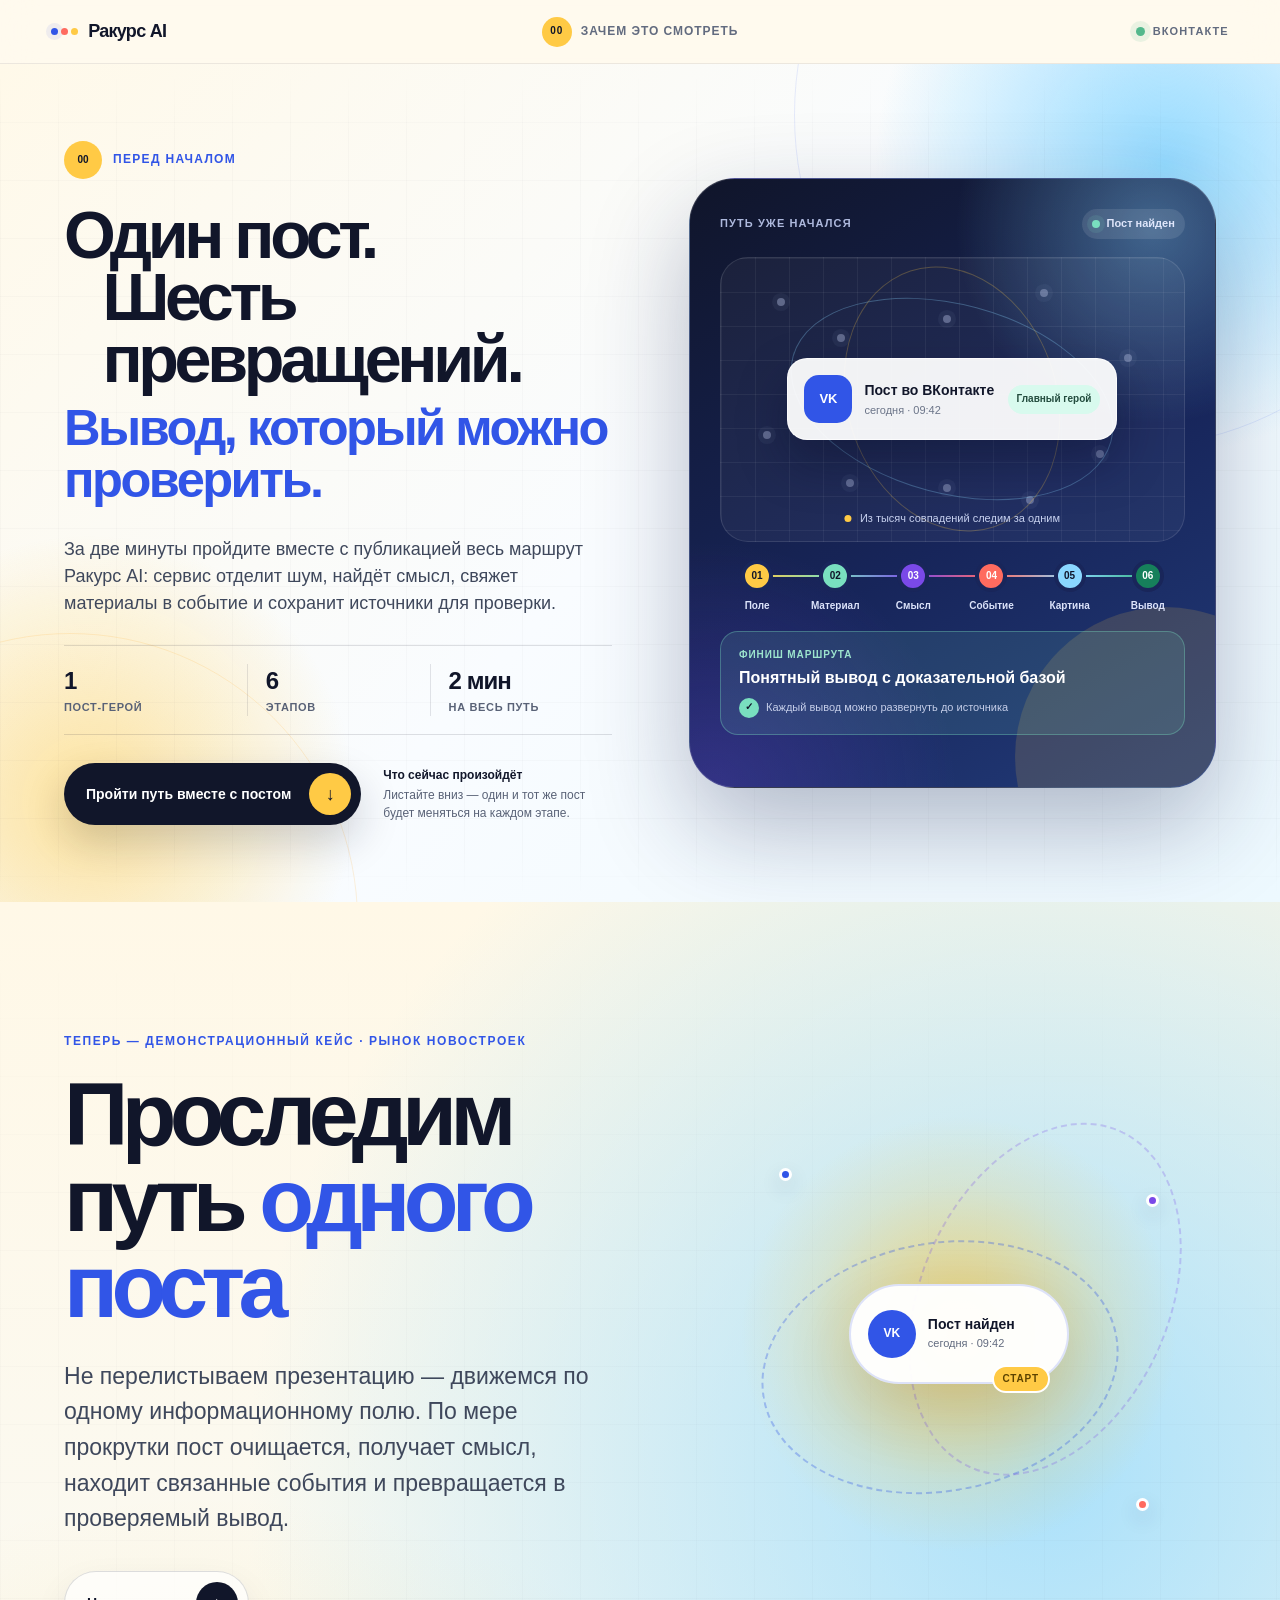
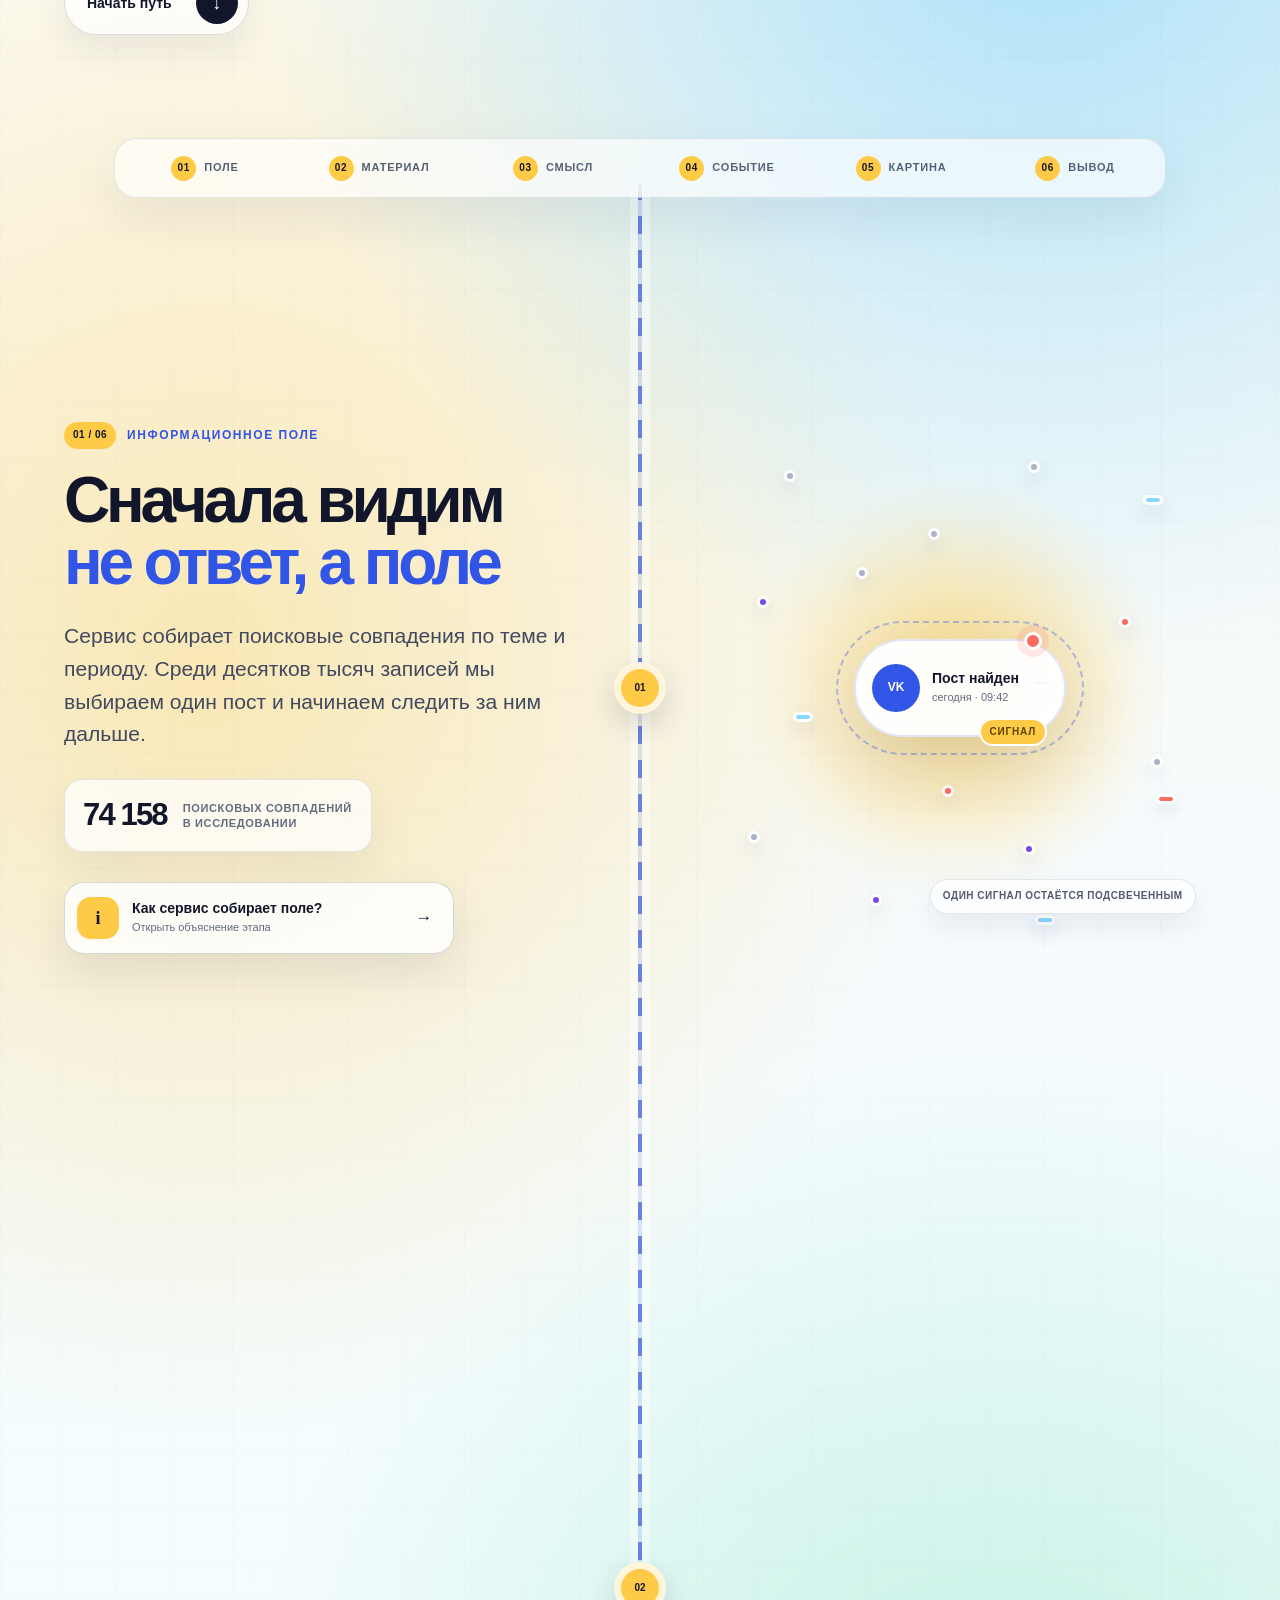
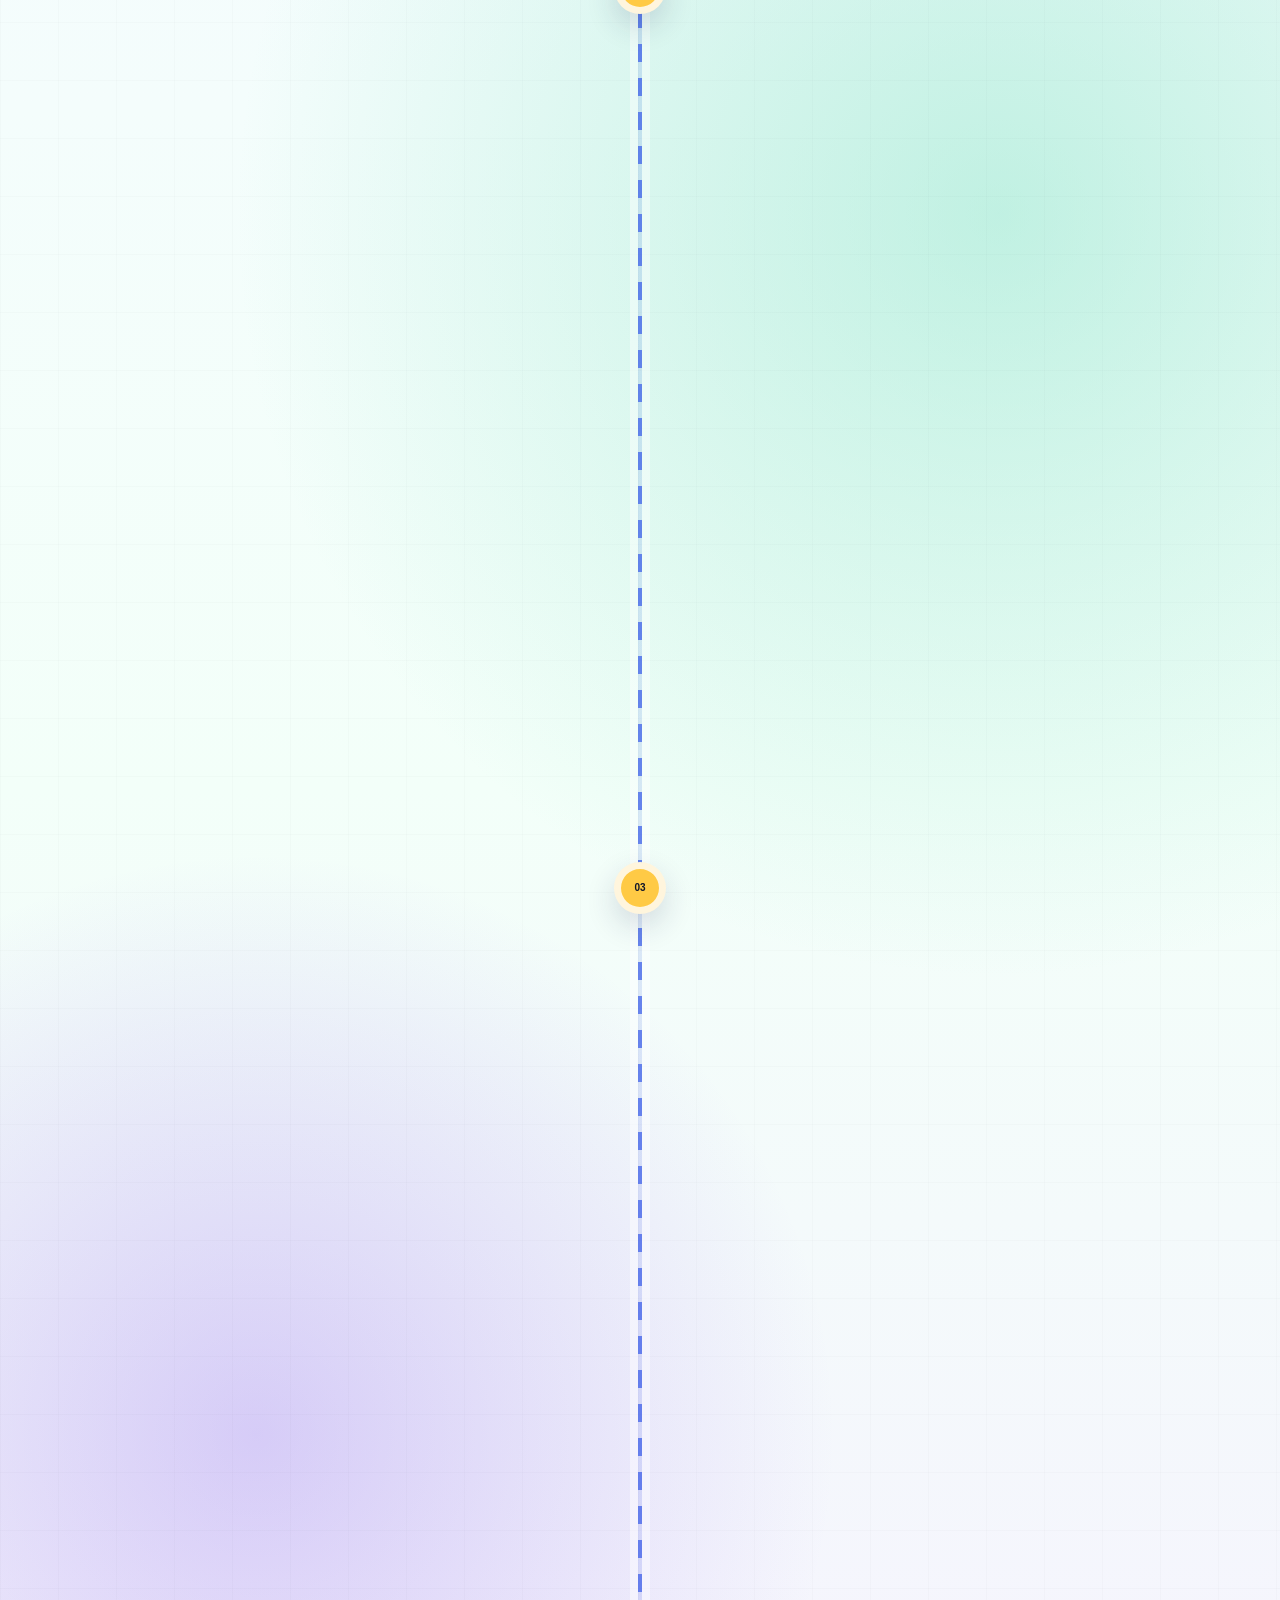
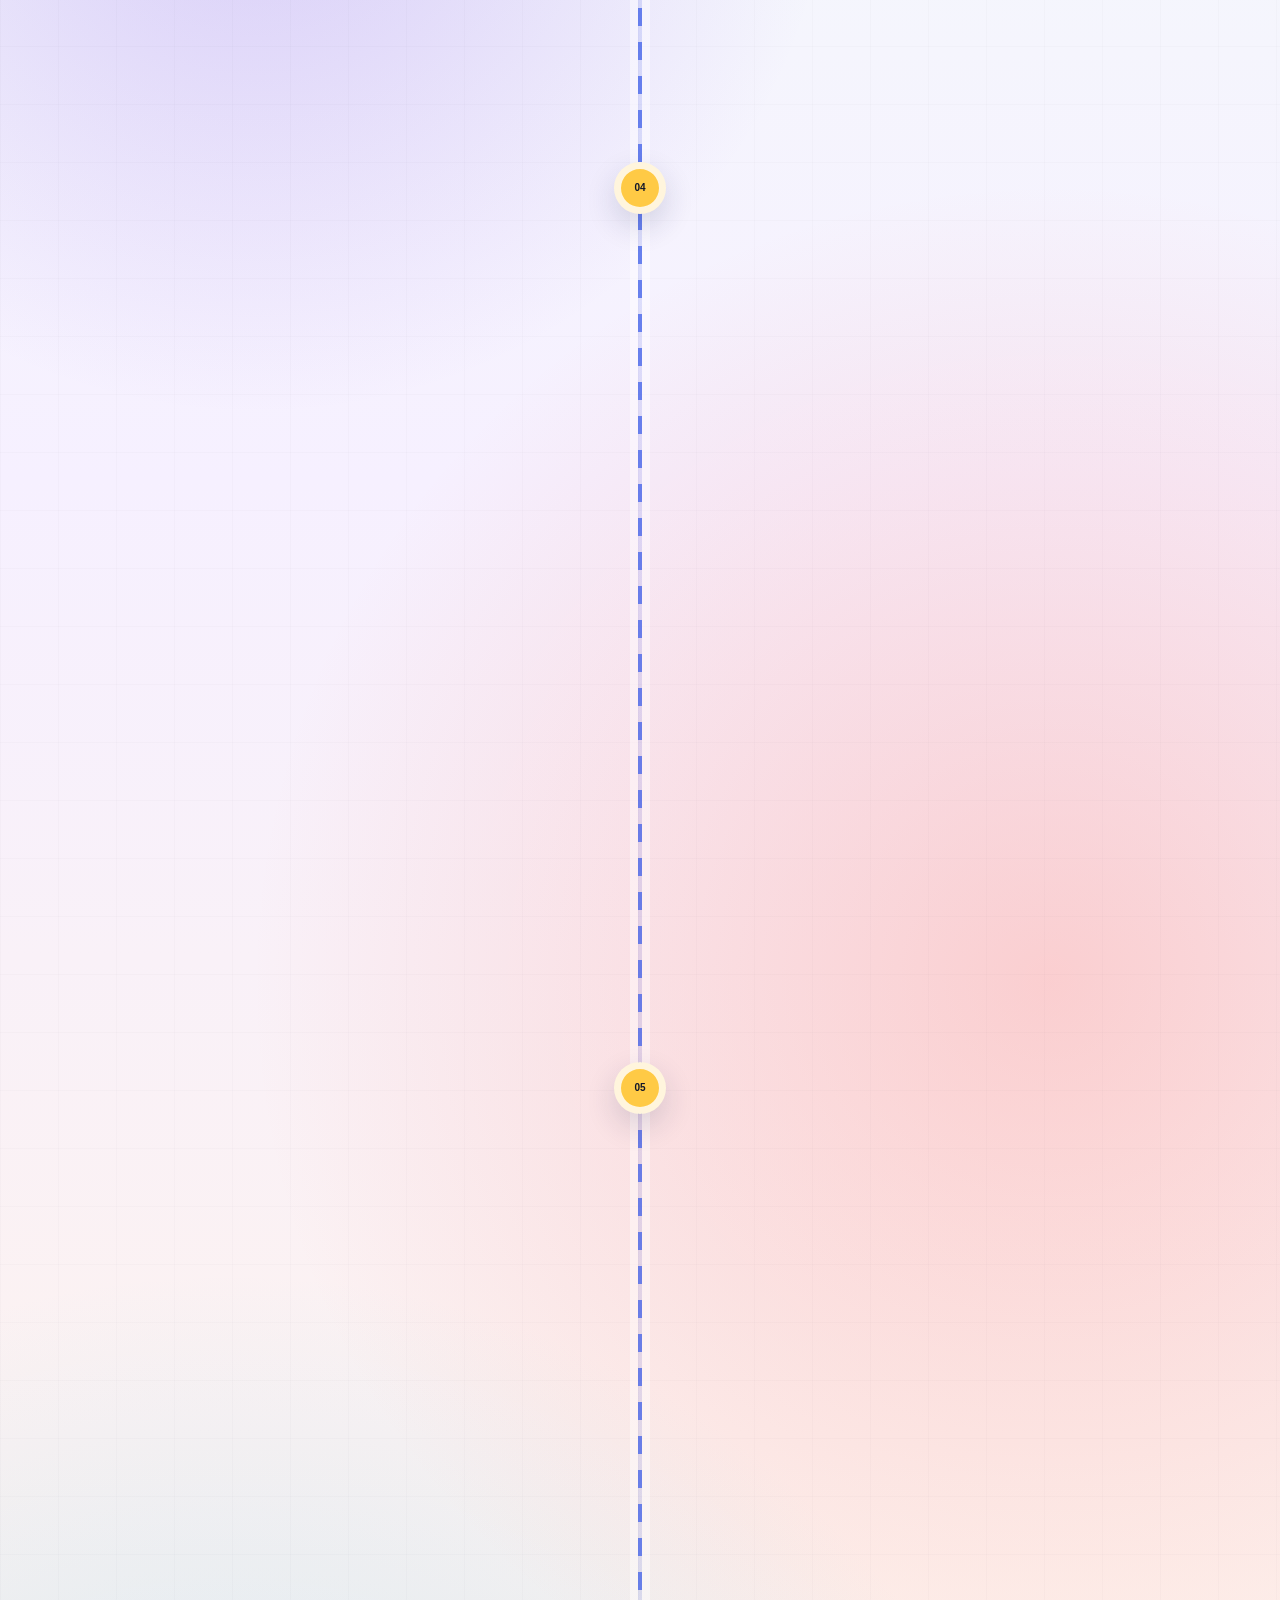
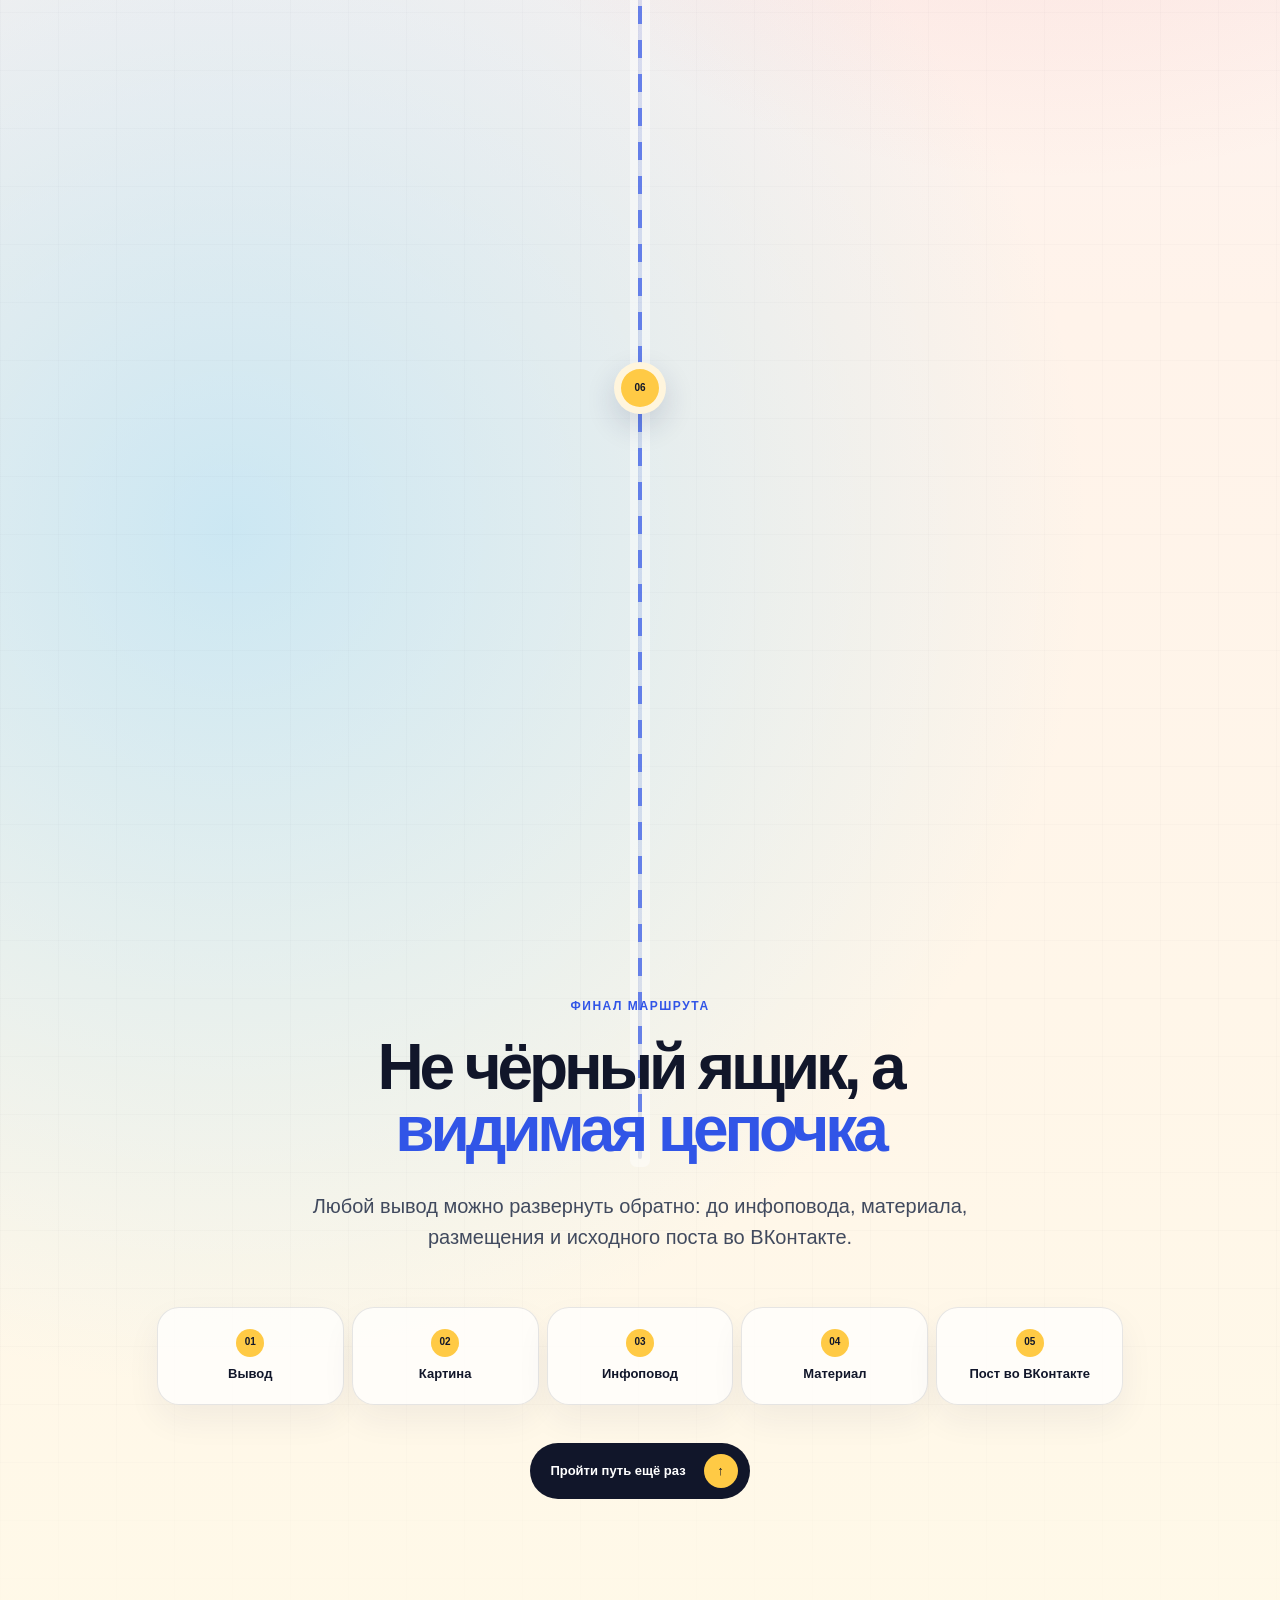
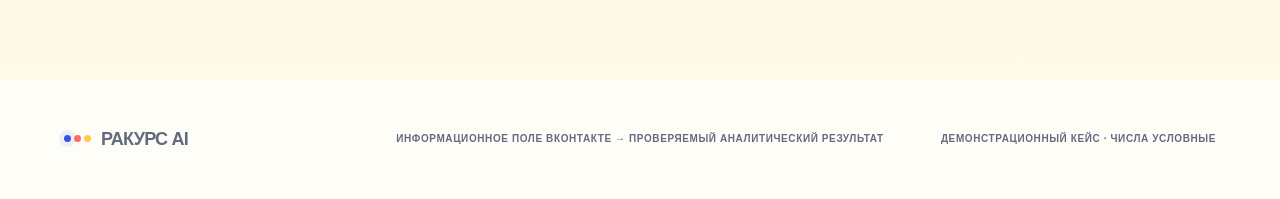
<file: web/service-flow/v3/index.html>
<!doctype html>
<html lang="ru">
  <head>
    <meta charset="utf-8" />
    <meta name="viewport" content="width=device-width, initial-scale=1, viewport-fit=cover" />
    <meta
      http-equiv="Content-Security-Policy"
      content="default-src 'none'; base-uri 'none'; form-action 'none'; connect-src 'none'; img-src 'self' data:; font-src 'self'; script-src 'self'; style-src 'self'; object-src 'none'; frame-src 'none'; media-src 'none'; worker-src 'none'; manifest-src 'none'"
    />
    <meta name="referrer" content="no-referrer" />
    <meta
      name="description"
      content="Как Ракурс AI превращает информационное поле ВКонтакте в понятный и проверяемый аналитический вывод."
    />
    <meta name="theme-color" content="#fff8e8" />
    <title>Как работает Ракурс AI — путь информации</title>
    <link rel="stylesheet" href="./styles.css" />
    <script src="./script.js" defer></script>
  </head>
  <body>
    <a class="skip-link" href="#stage-1">Перейти к первому этапу</a>

    <header class="site-header">
      <a class="brand" href="#top" aria-label="Ракурс AI — к началу страницы">
        <span class="brand-mark" aria-hidden="true"><i></i><i></i><i></i></span>
        <span>Ракурс AI</span>
      </a>
      <p class="header-stage" aria-live="polite">
        <span id="header-stage-number">00</span>
        <strong id="header-stage-name">Зачем это смотреть</strong>
      </p>
      <p class="header-source"><i aria-hidden="true"></i> ВКонтакте</p>
      <div class="reading-progress" aria-hidden="true"><span id="reading-progress-bar"></span></div>
    </header>

    <main id="top">
      <section
        class="intro-screen"
        data-stage="-1"
        data-stage-name="Зачем это смотреть"
        aria-labelledby="intro-title"
      >
        <div class="intro-texture" aria-hidden="true"></div>
        <div class="intro-inner">
          <div class="intro-copy">
            <p class="intro-kicker"><span>00</span> Перед началом</p>
            <h1 id="intro-title">
              <span>Один пост.</span>
              <span>Шесть превращений.</span>
              <em>Вывод, который можно проверить.</em>
            </h1>
            <p class="intro-lead">
              За две минуты пройдите вместе с публикацией весь маршрут
              Ракурс AI: сервис отделит шум, найдёт смысл, свяжет материалы в
              событие и сохранит источники для проверки.
            </p>
            <ul class="intro-stats" aria-label="Формат маршрута">
              <li><strong>1</strong><span>пост-герой</span></li>
              <li><strong>6</strong><span>этапов</span></li>
              <li><strong>2 мин</strong><span>на весь путь</span></li>
            </ul>
            <div class="intro-start">
              <a class="intro-action" href="#journey">
                <span>Пройти путь вместе с постом</span><i aria-hidden="true">↓</i>
              </a>
              <p>
                <strong>Что сейчас произойдёт</strong>
                Листайте вниз — один и тот же пост будет меняться на каждом этапе.
              </p>
            </div>
          </div>

          <aside class="intro-preview" aria-label="Что покажет эта страница">
            <header class="intro-preview-head">
              <p>Путь уже начался</p>
              <strong><i aria-hidden="true"></i> Пост найден</strong>
            </header>
            <div class="intro-preview-scene">
              <div class="intro-noise" aria-hidden="true">
                <i></i><i></i><i></i><i></i><i></i><i></i>
                <i></i><i></i><i></i><i></i><i></i><i></i>
              </div>
              <span class="intro-halo halo-one" aria-hidden="true"></span>
              <span class="intro-halo halo-two" aria-hidden="true"></span>
              <article class="intro-seed-card">
                <span>VK</span>
                <p><strong>Пост во ВКонтакте</strong><small>сегодня · 09:42</small></p>
                <b>Главный герой</b>
              </article>
              <p class="intro-scene-note"><i aria-hidden="true"></i> Из тысяч совпадений следим за одним</p>
            </div>
            <ol class="intro-mini-route" aria-label="Шесть этапов пути поста">
              <li><span>01</span>Поле</li>
              <li><span>02</span>Материал</li>
              <li><span>03</span>Смысл</li>
              <li><span>04</span>Событие</li>
              <li><span>05</span>Картина</li>
              <li><span>06</span>Вывод</li>
            </ol>
            <div class="intro-output">
              <span>Финиш маршрута</span>
              <strong>Понятный вывод с доказательной базой</strong>
              <small><i aria-hidden="true">✓</i> Каждый вывод можно развернуть до источника</small>
            </div>
          </aside>
        </div>
      </section>

      <div class="pipeline-world">
        <div class="world-texture" aria-hidden="true"></div>
        <div class="route-line" aria-hidden="true"></div>

        <section class="hero" id="journey" aria-labelledby="hero-title">
          <div class="hero-copy">
            <p class="kicker">Теперь — демонстрационный кейс · рынок новостроек</p>
            <h1 id="hero-title">Проследим путь <em>одного поста</em></h1>
            <p class="hero-lead">
              Не перелистываем презентацию — движемся по одному информационному
              полю. По мере прокрутки пост очищается, получает смысл, находит
              связанные события и превращается в проверяемый вывод.
            </p>
            <a class="start-link" href="#stage-1">
              <span>Начать путь</span><i aria-hidden="true">↓</i>
            </a>
          </div>

          <div class="hero-object" aria-hidden="true">
            <span class="hero-orbit orbit-one"></span>
            <span class="hero-orbit orbit-two"></span>
            <span class="hero-spark spark-one"></span>
            <span class="hero-spark spark-two"></span>
            <span class="hero-spark spark-three"></span>
            <article class="seed-card">
              <span class="seed-icon">VK</span>
              <p><strong>Пост найден</strong><small>сегодня · 09:42</small></p>
              <b>Старт</b>
            </article>
          </div>
        </section>

        <nav class="stage-jump" aria-label="Быстрый переход к этапам">
          <ol>
            <li><a href="#stage-1"><span>01</span>Поле</a></li>
            <li><a href="#stage-2"><span>02</span>Материал</a></li>
            <li><a href="#stage-3"><span>03</span>Смысл</a></li>
            <li><a href="#stage-4"><span>04</span>Событие</a></li>
            <li><a href="#stage-5"><span>05</span>Картина</a></li>
            <li><a href="#stage-6"><span>06</span>Вывод</a></li>
          </ol>
        </nav>

        <section class="pipeline-stage stage-field" id="stage-1" data-stage="0" data-stage-name="Находим сигнал">
          <span class="route-node" aria-hidden="true">01</span>
          <div class="stage-inner">
            <div class="stage-copy reveal-item">
              <p class="stage-kicker"><span>01 / 06</span> Информационное поле</p>
              <h2>Сначала видим <em>не ответ, а поле</em></h2>
              <p class="stage-lead">
                Сервис собирает поисковые совпадения по теме и периоду. Среди
                десятков тысяч записей мы выбираем один пост и начинаем следить
                за ним дальше.
              </p>
              <dl class="single-metric">
                <dt>74 158</dt>
                <dd>поисковых совпадений в исследовании</dd>
              </dl>
              <button class="explain-button" type="button" data-details="0" aria-haspopup="dialog" aria-controls="stage-details">
                <span class="explain-icon" aria-hidden="true">i</span>
                <span><strong>Как сервис собирает поле?</strong><small>Открыть объяснение этапа</small></span>
                <i aria-hidden="true">→</i>
              </button>
            </div>

            <div class="stage-visual field-visual reveal-item" aria-hidden="true">
              <div class="candidate-cloud">
                <i></i><i></i><i></i><i></i><i></i><i></i><i></i><i></i>
                <i></i><i></i><i></i><i></i><i></i><i></i><i></i><i></i>
              </div>
              <p class="visual-note">Один сигнал остаётся подсвеченным</p>
              <article class="growth-card state-signal">
                <span class="growth-orbit"></span><span class="growth-spark"></span>
                <span class="growth-icon">VK</span>
                <p><strong>Пост найден</strong><small>сегодня · 09:42</small></p>
                <b>Сигнал</b>
              </article>
            </div>
          </div>
        </section>

        <section class="pipeline-stage stage-material" id="stage-2" data-stage="1" data-stage-name="Получаем материал">
          <span class="route-node" aria-hidden="true">02</span>
          <div class="stage-inner">
            <div class="stage-copy reveal-item">
              <p class="stage-kicker"><span>02 / 06</span> Очистка и отбор</p>
              <h2>Шум складывается в <em>один материал</em></h2>
              <p class="stage-lead">
                Текст очищается, проверяется на связь с темой, а точные повторы
                объединяются. При этом история распространения не исчезает.
              </p>
              <ul class="result-pills" aria-label="Результат этапа">
                <li>релевантно теме</li><li>1 уникальный материал</li>
                <li>5 размещений</li><li>4 источника</li>
              </ul>
              <button class="explain-button" type="button" data-details="1" aria-haspopup="dialog" aria-controls="stage-details">
                <span class="explain-icon" aria-hidden="true">i</span>
                <span><strong>Как очищается материал?</strong><small>Открыть объяснение этапа</small></span>
                <i aria-hidden="true">→</i>
              </button>
            </div>

            <div class="stage-visual material-visual reveal-item" aria-hidden="true">
              <article class="echo-card echo-a"><i></i><i></i><i></i></article>
              <article class="echo-card echo-b"><i></i><i></i><i></i></article>
              <article class="echo-card echo-c"><i></i><i></i><i></i></article>
              <div class="merge-ring"><span>повторы вместе</span></div>
              <article class="growth-card state-material">
                <span class="growth-orbit"></span><span class="growth-spark"></span>
                <span class="growth-icon">VK</span>
                <p><strong>Один материал</strong><small>5 размещений · 4 источника</small></p>
                <b>Релевантно</b>
              </article>
              <p class="visual-note">Пять размещений ≠ пять разных фактов</p>
            </div>
          </div>
        </section>

        <section class="pipeline-stage stage-meaning" id="stage-3" data-stage="2" data-stage-name="Добавляем смысл">
          <span class="route-node" aria-hidden="true">03</span>
          <div class="stage-inner">
            <div class="stage-copy reveal-item">
              <p class="stage-kicker"><span>03 / 06</span> Смысловой разбор</p>
              <h2>Материал обрастает <em>контекстом</em></h2>
              <p class="stage-lead">
                Теперь понятно, о чём текст, кого он касается и почему важен для
                исследования. Это уже не набор слов, а часть темы.
              </p>
              <p class="meaning-summary">Тема · аудитория · объект · контекст</p>
              <button class="explain-button" type="button" data-details="2" aria-haspopup="dialog" aria-controls="stage-details">
                <span class="explain-icon" aria-hidden="true">i</span>
                <span><strong>Как сервис понимает смысл?</strong><small>Открыть объяснение этапа</small></span>
                <i aria-hidden="true">→</i>
              </button>
            </div>

            <div class="stage-visual meaning-visual reveal-item" aria-hidden="true">
              <span class="context-tag tag-a">Ипотека</span>
              <span class="context-tag tag-b">Покупатели жилья</span>
              <span class="context-tag tag-c">Москва</span>
              <span class="context-tag tag-d">Доступность покупки</span>
              <span class="context-tag tag-e">Анализ рынка</span>
              <article class="growth-card state-meaning">
                <span class="growth-orbit"></span><span class="growth-spark"></span>
                <span class="growth-icon">VK</span>
                <p><strong>Смысл добавлен</strong><small>4 признака контекста</small></p>
                <b>Осмыслено</b>
              </article>
            </div>
          </div>
        </section>

        <section class="pipeline-stage stage-event" id="stage-4" data-stage="3" data-stage-name="Собираем событие">
          <span class="route-node" aria-hidden="true">04</span>
          <div class="stage-inner">
            <div class="stage-copy reveal-item">
              <p class="stage-kicker"><span>04 / 06</span> Семантический кластер</p>
              <h2>Разные тексты становятся <em>одним событием</em></h2>
              <p class="stage-lead">
                Другие источники рассказывают о том же своими словами. Сервис
                находит связь и собирает самостоятельный инфоповод.
              </p>
              <div class="event-metrics" aria-label="Состав демонстрационного инфоповода">
                <p><strong>8</strong><span>материалов</span></p>
                <p><strong>17</strong><span>размещений</span></p>
                <p><strong>11</strong><span>источников</span></p>
              </div>
              <button class="explain-button" type="button" data-details="3" aria-haspopup="dialog" aria-controls="stage-details">
                <span class="explain-icon" aria-hidden="true">i</span>
                <span><strong>Как собирается инфоповод?</strong><small>Открыть объяснение этапа</small></span>
                <i aria-hidden="true">→</i>
              </button>
            </div>

            <div class="stage-visual event-visual reveal-item" aria-hidden="true">
              <article class="source-card source-a"><span>Медиа</span><strong>Спрос на ипотеку охлаждается</strong></article>
              <article class="source-card source-b"><span>Эксперт</span><strong>Одобрение кредита стало сложнее</strong></article>
              <article class="source-card source-c"><span>Сообщество</span><strong>Покупатели обсуждают отказы</strong></article>
              <span class="event-link link-a"></span><span class="event-link link-b"></span><span class="event-link link-c"></span>
              <article class="growth-card state-event">
                <span class="growth-orbit"></span><span class="growth-spark"></span>
                <span class="growth-icon">VK</span>
                <p><strong>Часть события</strong><small>8 материалов рядом</small></p>
                <b>Инфоповод</b>
              </article>
              <p class="event-title"><span>Инфоповод</span> Банки стали чаще отказывать покупателям в ипотеке</p>
            </div>
          </div>
        </section>

        <section class="pipeline-stage stage-map" id="stage-5" data-stage="4" data-stage-name="Видим картину">
          <span class="route-node" aria-hidden="true">05</span>
          <div class="stage-inner">
            <div class="stage-copy reveal-item">
              <p class="stage-kicker"><span>05 / 06</span> Общая повестка</p>
              <h2>Событие находит место <em>на большой карте</em></h2>
              <p class="stage-lead">
                Камера отъезжает. Один инфоповод становится узлом смыслового
                направления, но исходный материал всё ещё можно найти.
              </p>
              <div class="scale-chain" aria-label="Масштаб исследования">
                <span><strong>74 158</strong>совпадений</span><i>→</i>
                <span><strong>1 000</strong>материалов</span><i>→</i>
                <span><strong>287</strong>инфоповодов</span>
              </div>
              <button class="explain-button" type="button" data-details="4" aria-haspopup="dialog" aria-controls="stage-details">
                <span class="explain-icon" aria-hidden="true">i</span>
                <span><strong>Как строится общая картина?</strong><small>Открыть объяснение этапа</small></span>
                <i aria-hidden="true">→</i>
              </button>
            </div>

            <div class="stage-visual map-visual reveal-item" aria-hidden="true">
              <div class="agenda-island island-trust"><strong>Доверие</strong><i></i><i></i><i></i></div>
              <div class="agenda-island island-access"><strong>Доступность покупки</strong><i></i><i></i><i></i><i></i></div>
              <div class="agenda-island island-future"><strong>Будущая среда</strong><i></i><i></i><i></i></div>
              <article class="growth-card state-map">
                <span class="growth-orbit"></span><span class="growth-icon">VK</span>
              </article>
              <p class="visual-note">Наш материал всё ещё здесь</p>
            </div>
          </div>
        </section>

        <section class="pipeline-stage stage-insight" id="stage-6" data-stage="5" data-stage-name="Получаем вывод">
          <span class="route-node" aria-hidden="true">06</span>
          <div class="stage-inner">
            <div class="stage-copy reveal-item">
              <p class="stage-kicker"><span>06 / 06</span> Проверяемый результат</p>
              <h2>Картина превращается в <em>понятное действие</em></h2>
              <p class="stage-lead">
                Итог связывает наблюдение, его смысл для задачи и следующий шаг.
                Рядом остаются источники, поэтому вывод можно проверить.
              </p>
              <p class="proof-badge"><i aria-hidden="true">✓</i><span><strong>Доказательная база</strong>Источник вывода сохранён</span></p>
              <button class="explain-button" type="button" data-details="5" aria-haspopup="dialog" aria-controls="stage-details">
                <span class="explain-icon" aria-hidden="true">i</span>
                <span><strong>Как формируется итоговый вывод?</strong><small>Открыть объяснение этапа</small></span>
                <i aria-hidden="true">→</i>
              </button>
            </div>

            <div class="stage-visual insight-visual reveal-item">
              <ol class="insight-flow">
                <li><span>Что происходит</span><strong>Покупателей волнует не только цена, но и доступность всей покупки.</strong></li>
                <li><span>Что это значит</span><strong>Цена за метр не отвечает на главный вопрос покупателя.</strong></li>
                <li><span>Что с этим делать</span><strong>Показывать взнос, платёж и сценарии для разных бюджетов.</strong></li>
              </ol>
              <article class="growth-card state-proof">
                <span class="growth-orbit"></span><span class="growth-spark"></span>
                <span class="growth-icon">VK</span>
                <p><strong>Источник сохранён</strong><small>вывод можно проверить</small></p>
                <b>Доказательство</b>
              </article>
            </div>
          </div>
        </section>

        <section class="finish" aria-labelledby="finish-title">
          <p class="kicker">Финал маршрута</p>
          <h2 id="finish-title">Не чёрный ящик, а <em>видимая цепочка</em></h2>
          <p>
            Любой вывод можно развернуть обратно: до инфоповода, материала,
            размещения и исходного поста во ВКонтакте.
          </p>
          <ol class="trace-chain">
            <li><span>01</span>Вывод</li><li><span>02</span>Картина</li>
            <li><span>03</span>Инфоповод</li><li><span>04</span>Материал</li>
            <li><span>05</span>Пост во ВКонтакте</li>
          </ol>
          <a href="#top" class="to-top">Пройти путь ещё раз <span aria-hidden="true">↑</span></a>
        </section>
      </div>
    </main>

    <footer>
      <a class="brand" href="#top"><span class="brand-mark" aria-hidden="true"><i></i><i></i><i></i></span><span>Ракурс AI</span></a>
      <p>Информационное поле ВКонтакте → проверяемый аналитический результат</p>
      <p>Демонстрационный кейс · числа условные</p>
    </footer>

    <dialog class="details-dialog" id="stage-details" aria-labelledby="details-title">
      <section class="dialog-panel">
        <header class="dialog-header">
          <p><span id="details-step">Этап 01</span><strong>Как это работает</strong></p>
          <button class="dialog-close" type="button" aria-label="Закрыть объяснение"><span aria-hidden="true">×</span></button>
        </header>
        <div class="dialog-content">
          <h2 id="details-title">Сервис формирует поле кандидатов</h2>
          <p class="dialog-lead" id="details-lead"></p>
          <div class="dialog-transform" aria-label="Преобразование на этапе">
            <span><small>На входе</small><strong id="details-input"></strong></span>
            <i aria-hidden="true">→</i>
            <span><small>На выходе</small><strong id="details-output"></strong></span>
          </div>
          <ul class="dialog-points" id="details-points"></ul>
          <p class="dialog-note" id="details-note"></p>
        </div>
      </section>
    </dialog>
  </body>
</html>
</file>
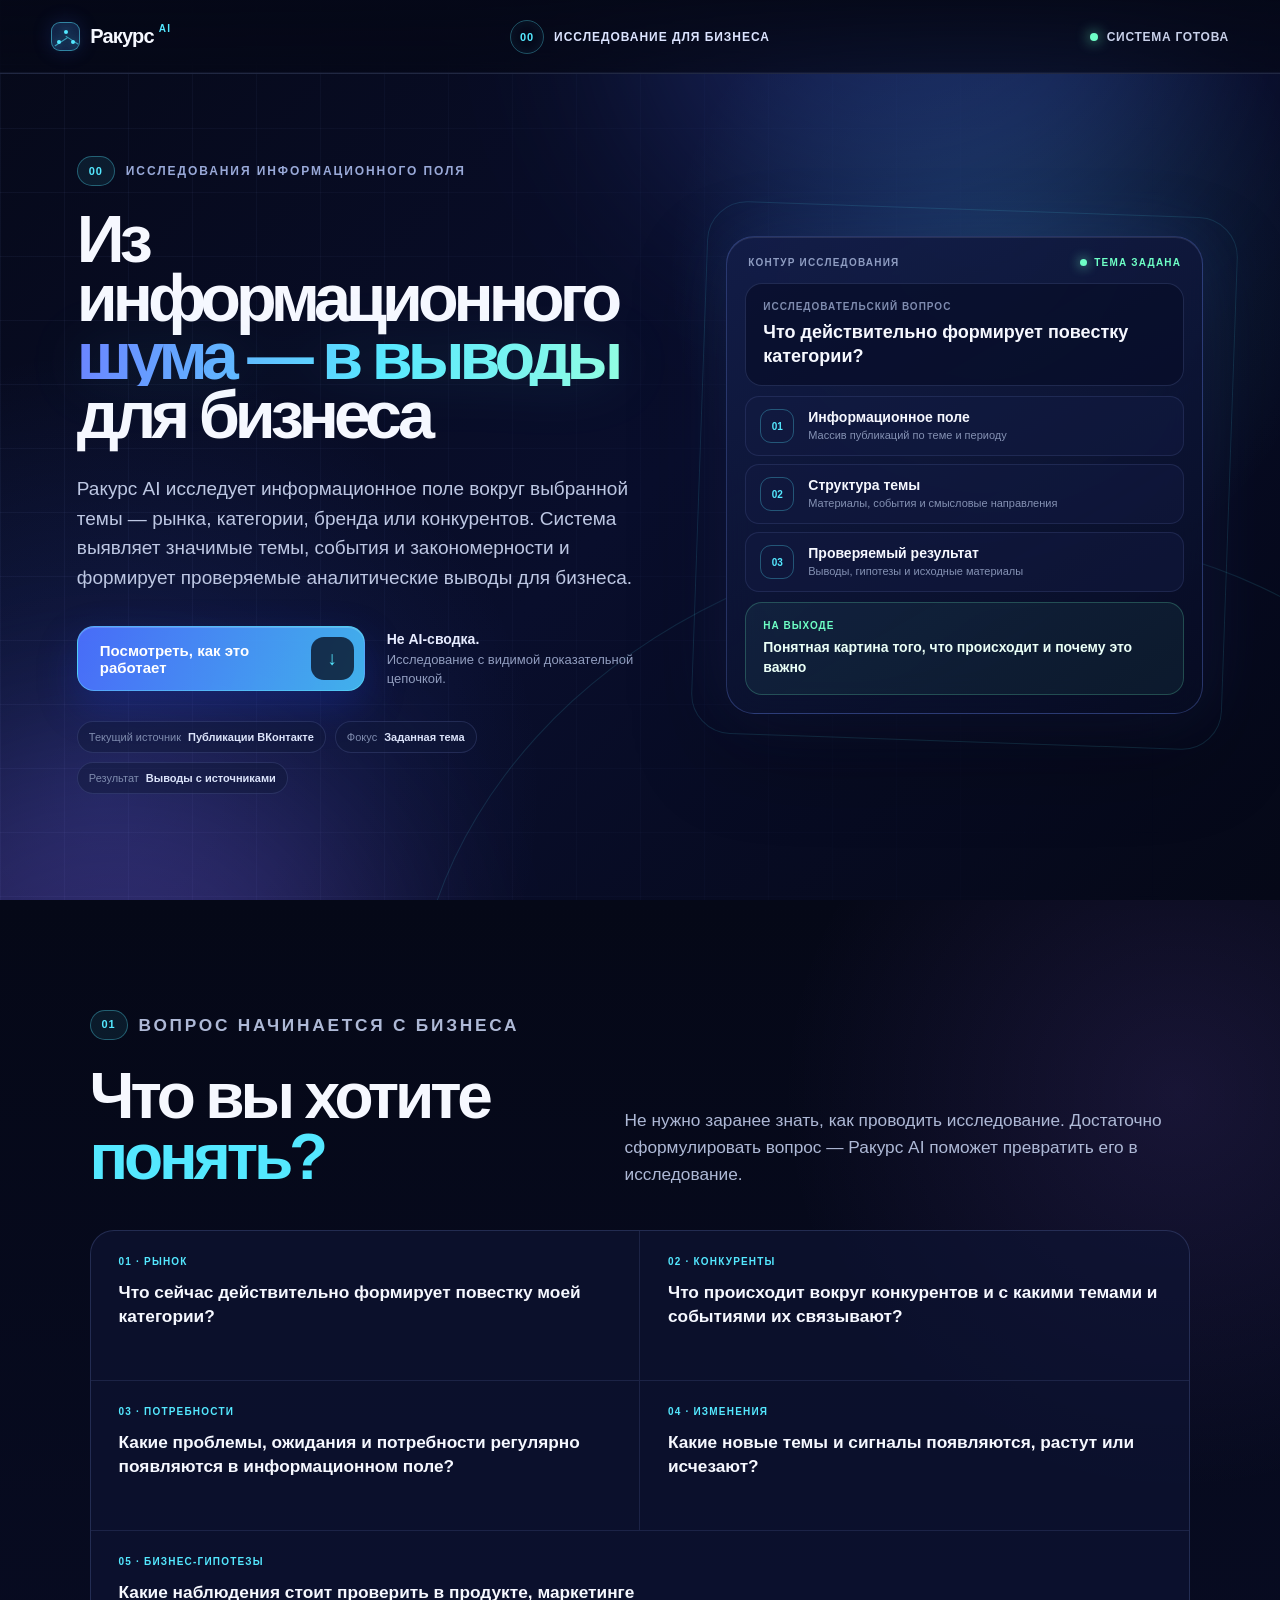
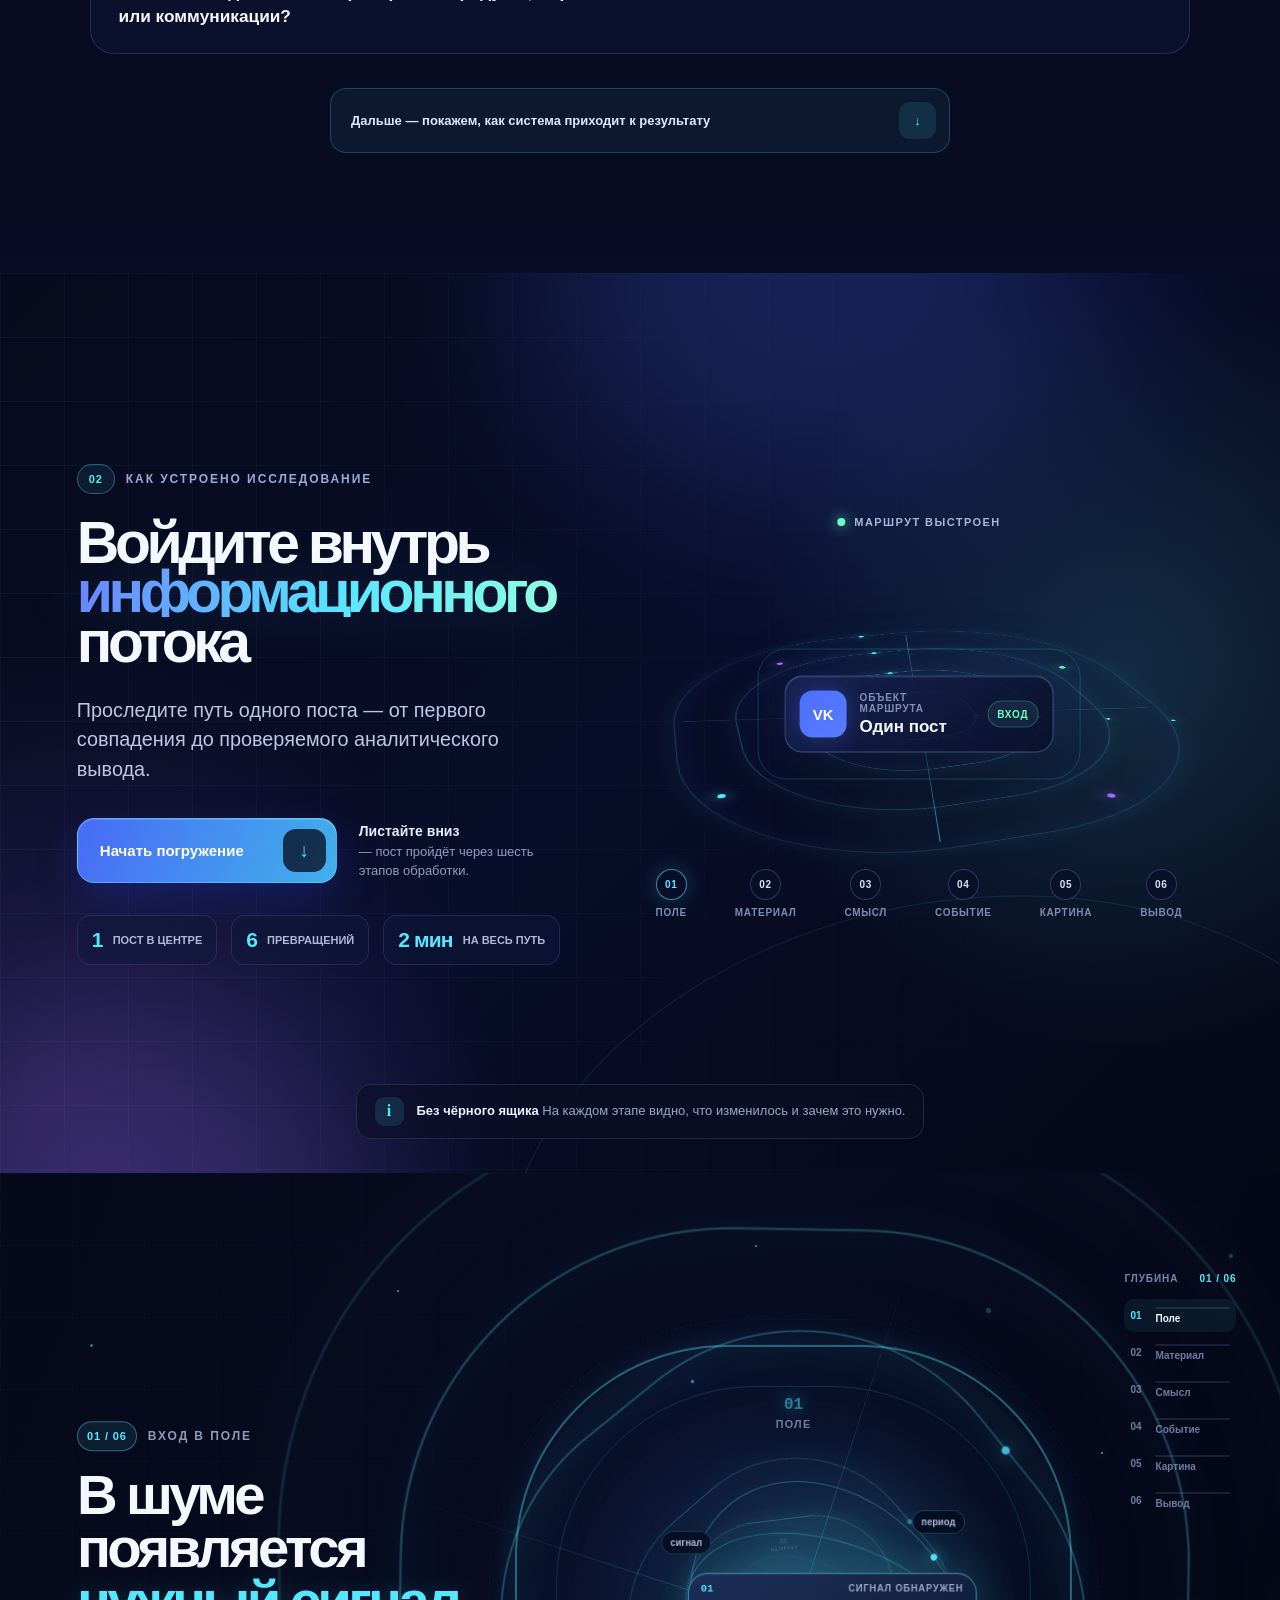
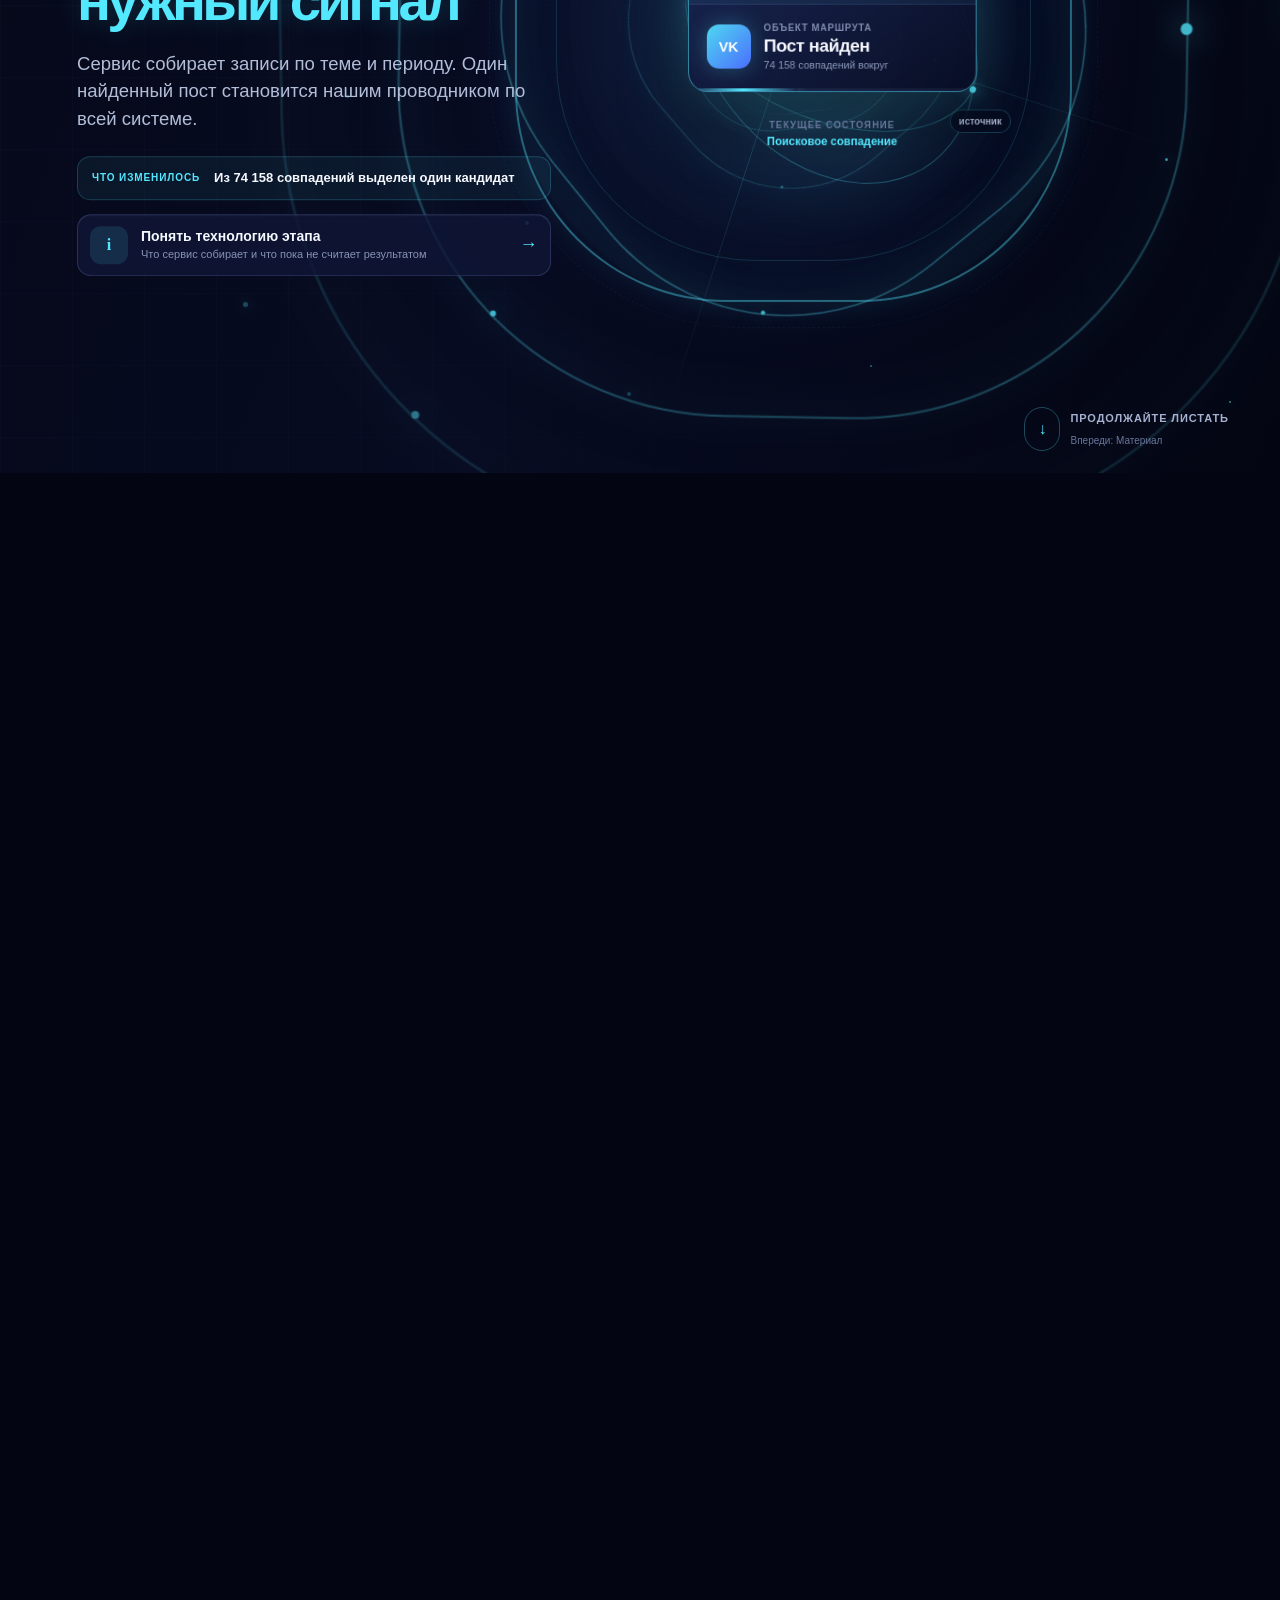
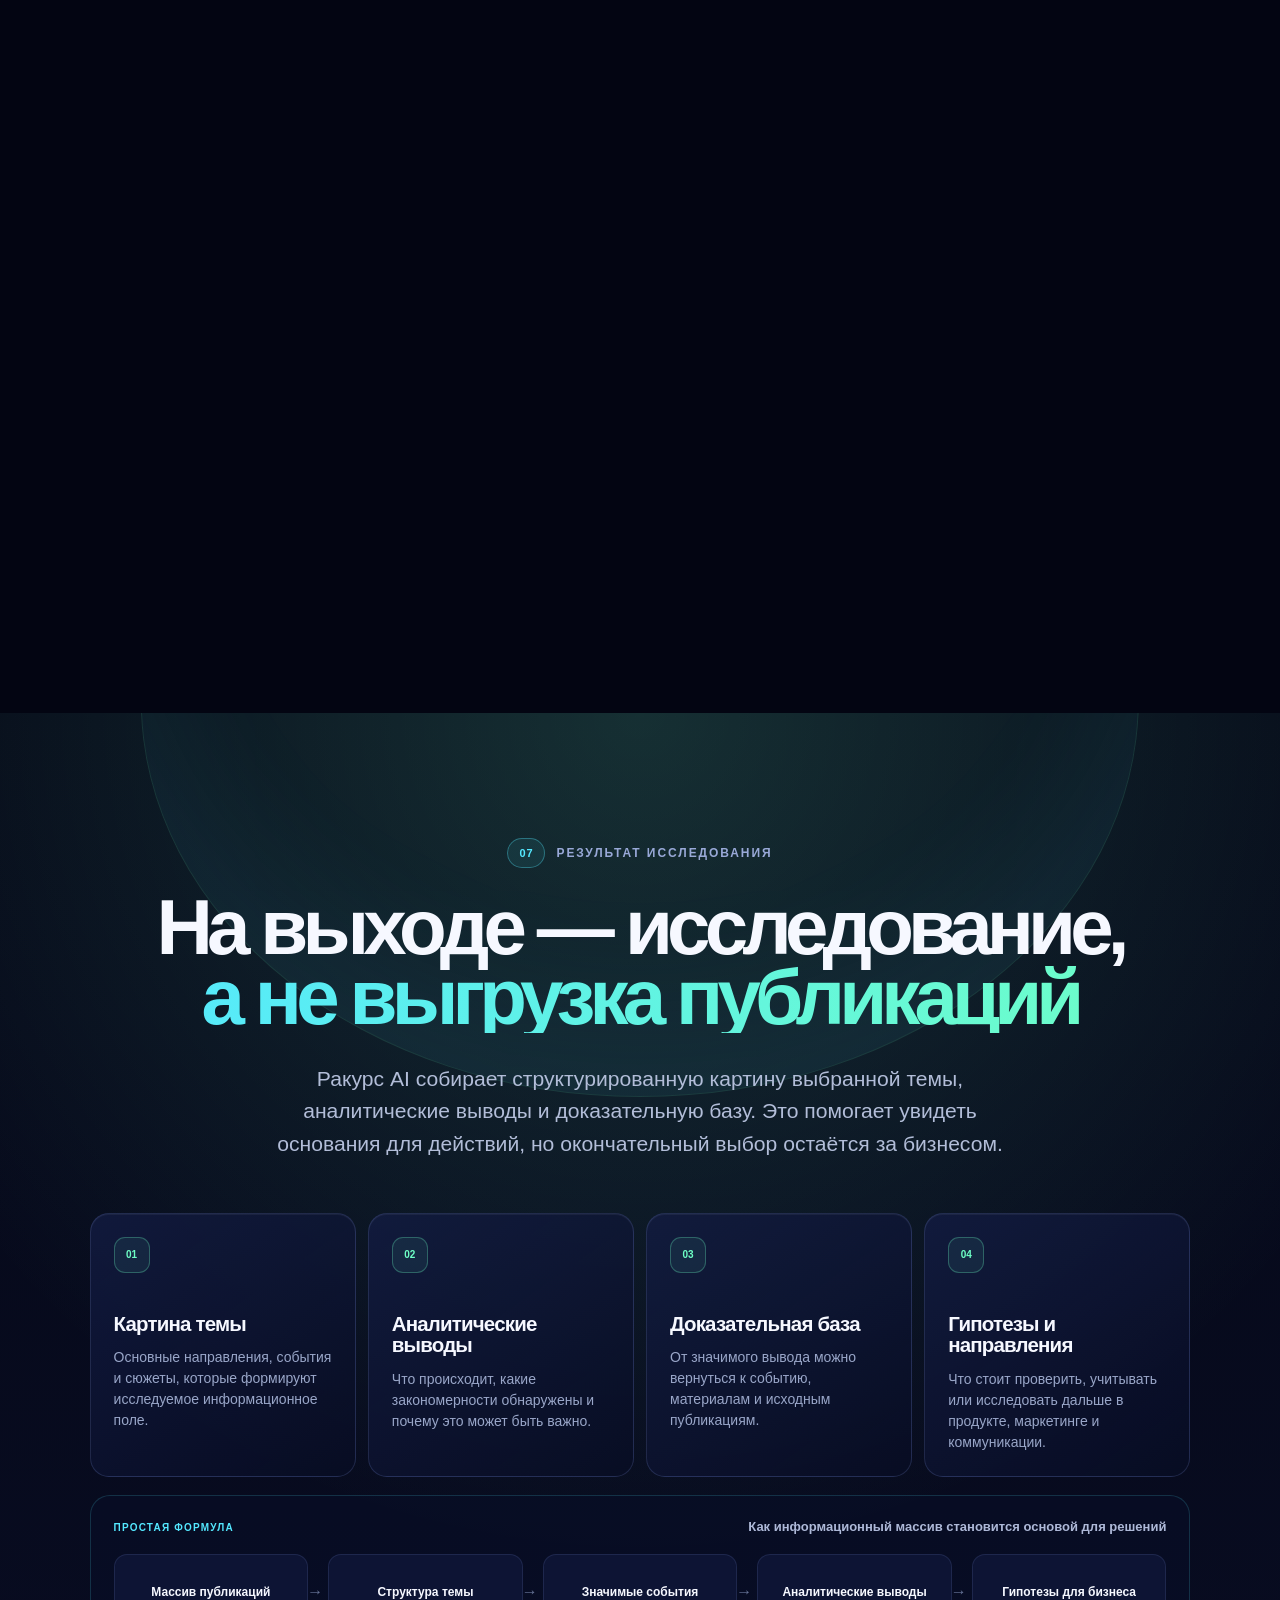
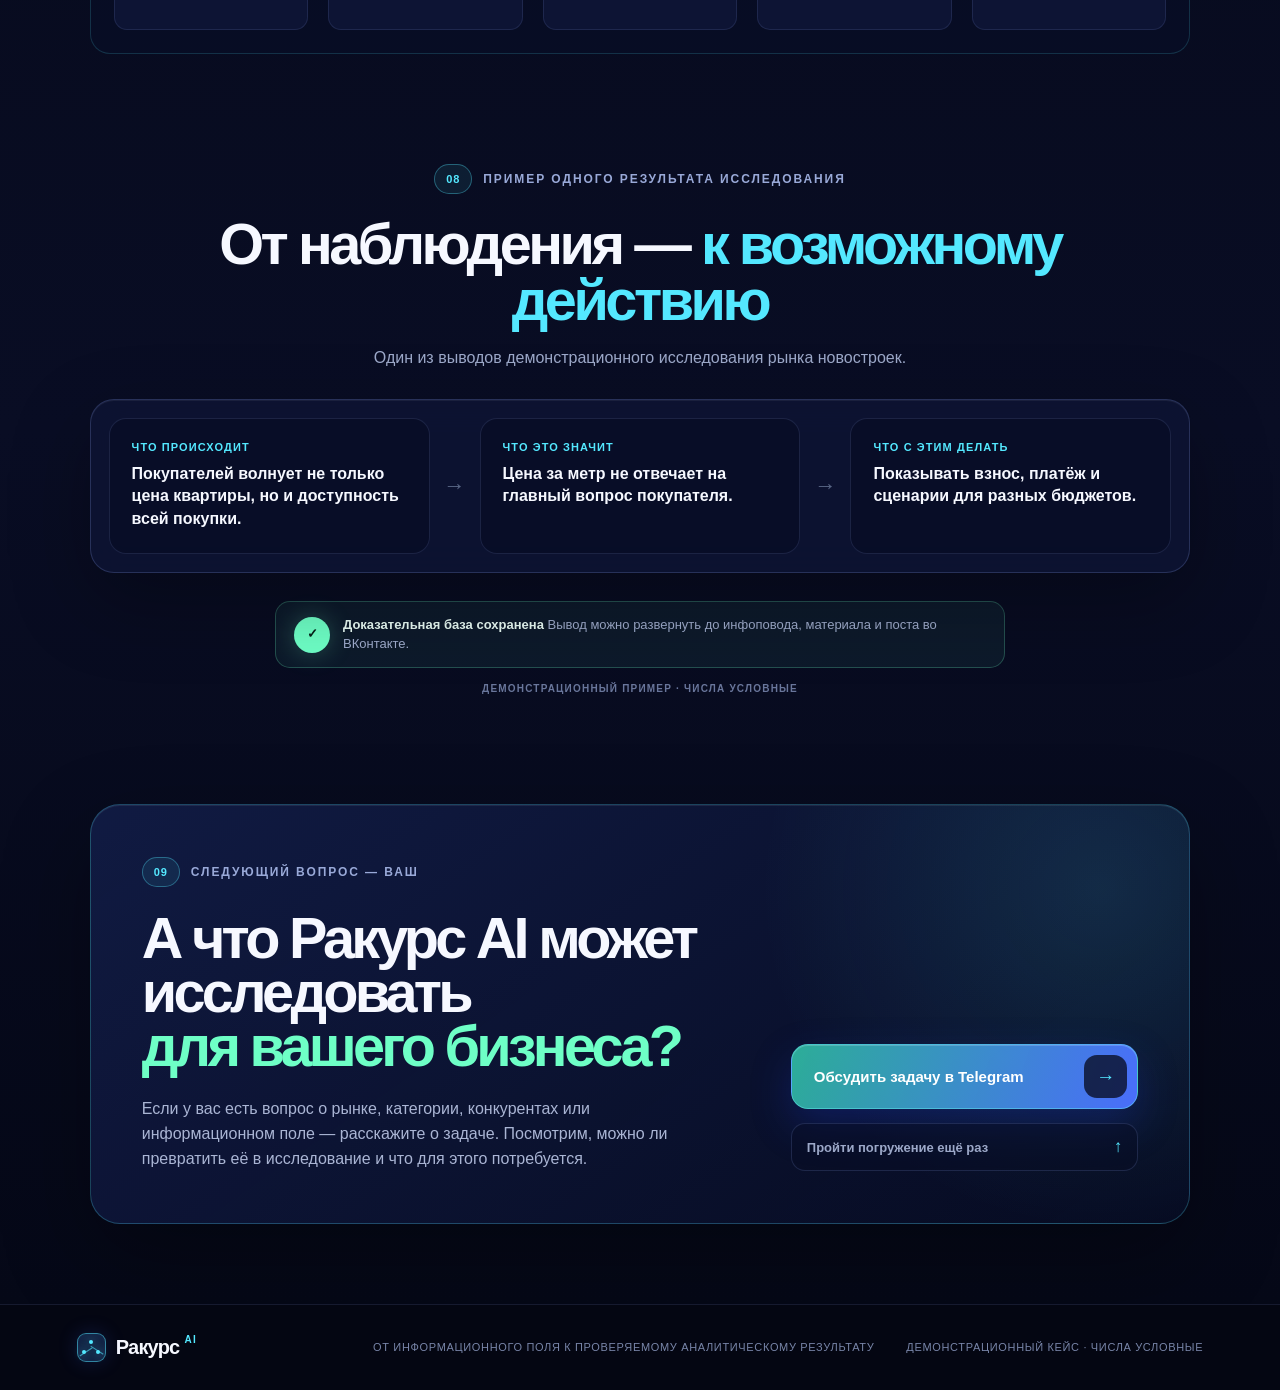
<file: web/service-flow/v4/index.html>
<!doctype html>
<html lang="ru">
  <head>
    <meta charset="utf-8" />
    <meta name="viewport" content="width=device-width, initial-scale=1, viewport-fit=cover" />
    <meta
      http-equiv="Content-Security-Policy"
      content="default-src 'none'; base-uri 'none'; form-action 'none'; connect-src 'none'; img-src 'self' data:; font-src 'self'; script-src 'self'; style-src 'self'; object-src 'none'; frame-src 'none'; media-src 'none'; worker-src 'none'; manifest-src 'none'"
    />
    <meta name="referrer" content="no-referrer" />
    <meta
      name="description"
      content="Ракурс AI исследует информационное поле по заданному вопросу, выявляет значимые темы, события и закономерности и превращает их в проверяемые аналитические выводы для бизнеса."
    />
    <meta name="theme-color" content="#050817" />
    <title>Ракурс AI — исследования информационного поля для бизнеса</title>
    <link rel="stylesheet" href="./styles.css?v=commercial-v1" />
    <script src="./script.js?v=commercial-v1" defer></script>
  </head>
  <body>
    <a class="skip-link" href="#stage-1">Перейти к первому этапу</a>

    <header class="site-header">
      <a class="brand" href="#top" aria-label="Ракурс AI — к началу страницы">
        <span class="brand-glyph" aria-hidden="true"><i></i><i></i><i></i></span>
        <span>Ракурс</span>
        <small>AI</small>
      </a>
      <p class="live-stage" aria-live="polite">
        <span id="live-stage-number">00</span>
        <strong id="live-stage-name">Исследование для бизнеса</strong>
      </p>
      <p class="system-status"><i aria-hidden="true"></i> Система готова</p>
      <div class="page-progress" aria-hidden="true"><span id="page-progress-bar"></span></div>
    </header>

    <main id="top">
      <section class="product-hero" aria-labelledby="product-title">
        <div class="product-grid" aria-hidden="true"></div>
        <div class="product-aurora product-aurora-one" aria-hidden="true"></div>
        <div class="product-aurora product-aurora-two" aria-hidden="true"></div>

        <div class="product-copy">
          <p class="eyebrow"><span>00</span> Исследования информационного поля</p>
          <h1 id="product-title">
            <span>Из информационного</span>
            <em>шума — в выводы</em>
            <span>для бизнеса</span>
          </h1>
          <p class="product-lead">
            Ракурс AI исследует информационное поле вокруг выбранной темы —
            рынка, категории, бренда или конкурентов. Система выявляет значимые
            темы, события и закономерности и формирует проверяемые аналитические
            выводы для бизнеса.
          </p>

          <div class="product-actions">
            <a class="primary-action" href="#research-questions">
              <span>Посмотреть, как это работает</span>
              <i aria-hidden="true">↓</i>
            </a>
            <p><strong>Не AI-сводка.</strong> Исследование с видимой доказательной цепочкой.</p>
          </div>

          <ul class="product-facts" aria-label="Границы исследования">
            <li><span>Текущий источник</span><strong>Публикации ВКонтакте</strong></li>
            <li><span>Фокус</span><strong>Заданная тема</strong></li>
            <li><span>Результат</span><strong>Выводы с источниками</strong></li>
          </ul>
        </div>

        <article class="research-console" aria-label="Контур исследования Ракурс AI">
          <header><span>Контур исследования</span><b><i aria-hidden="true"></i> Тема задана</b></header>
          <p class="console-query"><small>Исследовательский вопрос</small><strong>Что действительно формирует повестку категории?</strong></p>
          <ol class="console-layers">
            <li><span>01</span><p><strong>Информационное поле</strong><small>Массив публикаций по теме и периоду</small></p></li>
            <li><span>02</span><p><strong>Структура темы</strong><small>Материалы, события и смысловые направления</small></p></li>
            <li><span>03</span><p><strong>Проверяемый результат</strong><small>Выводы, гипотезы и исходные материалы</small></p></li>
          </ol>
          <p class="console-output"><small>На выходе</small><strong>Понятная картина того, что происходит и почему это важно</strong></p>
        </article>
      </section>

      <section class="research-questions" id="research-questions" aria-labelledby="questions-title">
        <div class="questions-heading">
          <p class="eyebrow"><span>01</span> Вопрос начинается с бизнеса</p>
          <h2 id="questions-title">Что вы хотите <em>понять?</em></h2>
          <p>Не нужно заранее знать, как проводить исследование. Достаточно сформулировать вопрос — Ракурс AI поможет превратить его в исследование.</p>
        </div>
        <ol class="question-list">
          <li><span>01 · Рынок</span><strong>Что сейчас действительно формирует повестку моей категории?</strong></li>
          <li><span>02 · Конкуренты</span><strong>Что происходит вокруг конкурентов и с какими темами и событиями их связывают?</strong></li>
          <li><span>03 · Потребности</span><strong>Какие проблемы, ожидания и потребности регулярно появляются в информационном поле?</strong></li>
          <li><span>04 · Изменения</span><strong>Какие новые темы и сигналы появляются, растут или исчезают?</strong></li>
          <li><span>05 · Бизнес-гипотезы</span><strong>Какие наблюдения стоит проверить в продукте, маркетинге или коммуникации?</strong></li>
        </ol>
        <a class="questions-next" href="#dive-intro"><span>Дальше — покажем, как система приходит к результату</span><i aria-hidden="true">↓</i></a>
      </section>

      <section class="intro" id="dive-intro" aria-labelledby="intro-title">
        <div class="intro-grid" aria-hidden="true"></div>
        <div class="intro-aurora aurora-one" aria-hidden="true"></div>
        <div class="intro-aurora aurora-two" aria-hidden="true"></div>

        <div class="intro-copy">
          <p class="eyebrow"><span>02</span> Как устроено исследование</p>
          <h1 id="intro-title">
            <span>Войдите внутрь</span>
            <em>информационного</em>
            <span>потока</span>
          </h1>
          <p class="intro-lead">
            Проследите путь одного поста — от первого совпадения до
            проверяемого аналитического вывода.
          </p>

          <div class="intro-actions">
            <a class="primary-action" href="#stage-1">
              <span>Начать погружение</span>
              <i aria-hidden="true">↓</i>
            </a>
            <p><strong>Листайте вниз</strong> — пост пройдёт через шесть этапов обработки.</p>
          </div>

          <ul class="intro-facts" aria-label="Формат истории">
            <li><strong>1</strong><span>пост в центре</span></li>
            <li><strong>6</strong><span>превращений</span></li>
            <li><strong>2 мин</strong><span>на весь путь</span></li>
          </ul>
        </div>

        <div class="intro-portal" aria-label="Маршрут одного поста через шесть этапов">
          <div class="portal-depth" aria-hidden="true">
            <span class="portal-ring ring-a"></span>
            <span class="portal-ring ring-b"></span>
            <span class="portal-ring ring-c"></span>
            <span class="portal-ring ring-d"></span>
            <span class="portal-ray ray-a"></span>
            <span class="portal-ray ray-b"></span>
            <span class="portal-ray ray-c"></span>
            <span class="portal-ray ray-d"></span>
            <i class="portal-dot dot-a"></i><i class="portal-dot dot-b"></i>
            <i class="portal-dot dot-c"></i><i class="portal-dot dot-d"></i>
          </div>
          <div class="intro-core">
            <span class="core-source">VK</span>
            <p><small>Объект маршрута</small><strong>Один пост</strong></p>
            <b>Вход</b>
          </div>
          <ol class="intro-route">
            <li><span>01</span>Поле</li>
            <li><span>02</span>Материал</li>
            <li><span>03</span>Смысл</li>
            <li><span>04</span>Событие</li>
            <li><span>05</span>Картина</li>
            <li><span>06</span>Вывод</li>
          </ol>
          <p class="portal-caption"><i aria-hidden="true"></i> Маршрут выстроен</p>
        </div>

        <div class="intro-promise">
          <span aria-hidden="true">i</span>
          <p><strong>Без чёрного ящика</strong> На каждом этапе видно, что изменилось и зачем это нужно.</p>
        </div>
      </section>

      <section class="journey" id="journey" aria-label="Шесть этапов пути информации">
        <div class="tunnel-scene" id="tunnel-scene" data-active-stage="0">
          <div class="scene-grid" aria-hidden="true"></div>
          <div class="space-dust" aria-hidden="true">
            <i></i><i></i><i></i><i></i><i></i><i></i><i></i><i></i>
            <i></i><i></i><i></i><i></i><i></i><i></i><i></i><i></i>
          </div>

          <div class="tunnel" aria-hidden="true">
            <span class="tunnel-ring tunnel-ring-1"></span>
            <span class="tunnel-ring tunnel-ring-2"></span>
            <span class="tunnel-ring tunnel-ring-3"></span>
            <span class="tunnel-ring tunnel-ring-4"></span>
            <span class="tunnel-ring tunnel-ring-5"></span>
            <span class="tunnel-line tunnel-line-a"></span>
            <span class="tunnel-line tunnel-line-b"></span>
            <span class="tunnel-line tunnel-line-c"></span>
            <span class="tunnel-line tunnel-line-d"></span>
            <div class="chamber-stack">
              <span class="chamber-gate" data-chamber="0"><b>01</b><small>Поле</small></span>
              <span class="chamber-gate" data-chamber="1"><b>02</b><small>Материал</small></span>
              <span class="chamber-gate" data-chamber="2"><b>03</b><small>Смысл</small></span>
              <span class="chamber-gate" data-chamber="3"><b>04</b><small>Событие</small></span>
              <span class="chamber-gate" data-chamber="4"><b>05</b><small>Картина</small></span>
              <span class="chamber-gate" data-chamber="5"><b>06</b><small>Вывод</small></span>
            </div>
            <div class="semantic-orbit orbit-a"></div>
            <div class="semantic-orbit orbit-b"></div>
            <div class="semantic-orbit orbit-c"></div>
          </div>

          <p class="transition-status" aria-hidden="true">
            <span>Проходим камеру</span>
            <strong id="transition-status">01 → 02 · Материал</strong>
          </p>

          <nav class="depth-nav" aria-label="Этапы погружения">
            <p><span>Глубина</span><strong id="depth-readout">01 / 06</strong></p>
            <ol>
              <li><button type="button" data-jump="0" aria-label="Перейти к этапу 1: Поле"><span>01</span><i></i><b>Поле</b></button></li>
              <li><button type="button" data-jump="1" aria-label="Перейти к этапу 2: Материал"><span>02</span><i></i><b>Материал</b></button></li>
              <li><button type="button" data-jump="2" aria-label="Перейти к этапу 3: Смысл"><span>03</span><i></i><b>Смысл</b></button></li>
              <li><button type="button" data-jump="3" aria-label="Перейти к этапу 4: Событие"><span>04</span><i></i><b>Событие</b></button></li>
              <li><button type="button" data-jump="4" aria-label="Перейти к этапу 5: Картина"><span>05</span><i></i><b>Картина</b></button></li>
              <li><button type="button" data-jump="5" aria-label="Перейти к этапу 6: Вывод"><span>06</span><i></i><b>Вывод</b></button></li>
            </ol>
          </nav>

          <div class="stage-interface">
            <article class="stage-panel is-active" data-stage-panel="0">
              <p class="stage-kicker"><span>01 / 06</span> Вход в поле</p>
              <h2>В шуме появляется <em>нужный сигнал</em></h2>
              <p class="stage-lead">
                Сервис собирает записи по теме и периоду. Один найденный пост
                становится нашим проводником по всей системе.
              </p>
              <p class="stage-result"><span>Что изменилось</span><strong>Из 74 158 совпадений выделен один кандидат</strong></p>
              <button class="details-button" type="button" data-details="0" aria-haspopup="dialog" aria-controls="stage-details">
                <span aria-hidden="true">i</span>
                <p><strong>Понять технологию этапа</strong><small>Что сервис собирает и что пока не считает результатом</small></p>
                <i aria-hidden="true">→</i>
              </button>
            </article>

            <article class="stage-panel" data-stage-panel="1">
              <p class="stage-kicker"><span>02 / 06</span> Очистка и отбор</p>
              <h2>Повторы сходятся в <em>один материал</em></h2>
              <p class="stage-lead">
                Текст очищается и проверяется на связь с темой. Точные копии
                объединяются, но история их размещения остаётся видимой.
              </p>
              <p class="stage-result"><span>Что изменилось</span><strong>5 размещений → 1 уникальный материал</strong></p>
              <button class="details-button" type="button" data-details="1" aria-haspopup="dialog" aria-controls="stage-details">
                <span aria-hidden="true">i</span>
                <p><strong>Понять технологию этапа</strong><small>Как отделяются копии, материалы и нерелевантный шум</small></p>
                <i aria-hidden="true">→</i>
              </button>
            </article>

            <article class="stage-panel" data-stage-panel="2">
              <p class="stage-kicker"><span>03 / 06</span> Смысловой разбор</p>
              <h2>Материал получает <em>контекст</em></h2>
              <p class="stage-lead">
                Сервис понимает, о чём текст, кого он касается и почему важен
                для исследования. Теперь это не просто набор слов.
              </p>
              <p class="stage-result"><span>Что изменилось</span><strong>Добавлены тема, аудитория, объект и контекст</strong></p>
              <button class="details-button" type="button" data-details="2" aria-haspopup="dialog" aria-controls="stage-details">
                <span aria-hidden="true">i</span>
                <p><strong>Понять технологию этапа</strong><small>Как смысл раскладывается на проверяемые признаки</small></p>
                <i aria-hidden="true">→</i>
              </button>
            </article>

            <article class="stage-panel" data-stage-panel="3">
              <p class="stage-kicker"><span>04 / 06</span> Событийный узел</p>
              <h2>Разные тексты собираются <em>в одно событие</em></h2>
              <p class="stage-lead">
                Другие источники рассказывают о том же своими словами. Сервис
                находит смысловую связь и формирует самостоятельный инфоповод.
              </p>
              <p class="stage-result"><span>Что изменилось</span><strong>8 материалов образовали один инфоповод</strong></p>
              <button class="details-button" type="button" data-details="3" aria-haspopup="dialog" aria-controls="stage-details">
                <span aria-hidden="true">i</span>
                <p><strong>Понять технологию этапа</strong><small>Почему событие — не то же самое, что отдельное размещение</small></p>
                <i aria-hidden="true">→</i>
              </button>
            </article>

            <article class="stage-panel" data-stage-panel="4">
              <p class="stage-kicker"><span>05 / 06</span> Картина темы</p>
              <h2>Камера отъезжает: видна <em>вся повестка</em></h2>
              <p class="stage-lead">
                Инфоповод занимает место среди смысловых направлений. Мы видим
                общую структуру темы и не теряем исходный материал.
              </p>
              <p class="stage-result"><span>Что изменилось</span><strong>1 000 материалов → 287 инфоповодов на карте</strong></p>
              <button class="details-button" type="button" data-details="4" aria-haspopup="dialog" aria-controls="stage-details">
                <span aria-hidden="true">i</span>
                <p><strong>Понять технологию этапа</strong><small>Как строится общая картина без смешения метрик</small></p>
                <i aria-hidden="true">→</i>
              </button>
            </article>

            <article class="stage-panel" data-stage-panel="5">
              <p class="stage-kicker"><span>06 / 06</span> Проверяемый результат</p>
              <h2>Система собирает <em>вывод с доказательствами</em></h2>
              <p class="stage-lead">
                Наблюдение превращается в понятный смысл и следующий шаг. Рядом
                остаются материалы, поэтому путь можно пройти в обратную сторону.
              </p>
              <p class="stage-result"><span>Что изменилось</span><strong>Картина темы → вывод, который можно проверить</strong></p>
              <button class="details-button" type="button" data-details="5" aria-haspopup="dialog" aria-controls="stage-details">
                <span aria-hidden="true">i</span>
                <p><strong>Понять технологию этапа</strong><small>Как вывод связывается с источниками и ограничениями</small></p>
                <i aria-hidden="true">→</i>
              </button>
            </article>
          </div>

          <div class="data-core" aria-hidden="true">
            <span class="core-aura"></span>
            <span class="core-orbit core-orbit-a"></span>
            <span class="core-orbit core-orbit-b"></span>
            <div class="core-satellites">
              <span>сигнал</span><span>период</span><span>источник</span>
              <span>тема</span><span>контекст</span><span>связи</span>
            </div>
            <article class="core-card">
              <header><span id="core-index">01</span><b id="core-status">Сигнал обнаружен</b></header>
              <div class="core-card-body">
                <span class="core-card-icon">VK</span>
                <p><small id="core-label">Объект маршрута</small><strong id="core-title">Пост найден</strong><em id="core-meta">сегодня · 09:42</em></p>
              </div>
              <div class="core-scan"><i></i></div>
            </article>
            <p class="core-change"><span>Текущее состояние</span><strong id="core-change">Поисковое совпадение</strong></p>
          </div>

          <p class="scroll-cue"><span aria-hidden="true">↓</span><strong>Продолжайте листать</strong><small id="next-stage-name">Впереди: Материал</small></p>
        </div>

        <div class="depth-track" aria-hidden="true">
          <div class="depth-step" id="stage-1"></div>
          <div class="depth-step" id="stage-2"></div>
          <div class="depth-step" id="stage-3"></div>
          <div class="depth-step" id="stage-4"></div>
          <div class="depth-step" id="stage-5"></div>
          <div class="depth-step" id="stage-6"></div>
        </div>
      </section>

      <section class="finish" id="research-result" aria-labelledby="finish-title">
        <div class="finish-glow" aria-hidden="true"></div>
        <p class="eyebrow"><span>07</span> Результат исследования</p>
        <h2 id="finish-title">На выходе — исследование, <em>а не выгрузка публикаций</em></h2>
        <p class="finish-lead">
          Ракурс AI собирает структурированную картину выбранной темы,
          аналитические выводы и доказательную базу. Это помогает увидеть
          основания для действий, но окончательный выбор остаётся за бизнесом.
        </p>

        <div class="result-grid" aria-label="Состав результата исследования">
          <article><span>01</span><h3>Картина темы</h3><p>Основные направления, события и сюжеты, которые формируют исследуемое информационное поле.</p></article>
          <article><span>02</span><h3>Аналитические выводы</h3><p>Что происходит, какие закономерности обнаружены и почему это может быть важно.</p></article>
          <article><span>03</span><h3>Доказательная база</h3><p>От значимого вывода можно вернуться к событию, материалам и исходным публикациям.</p></article>
          <article><span>04</span><h3>Гипотезы и направления</h3><p>Что стоит проверить, учитывать или исследовать дальше в продукте, маркетинге и коммуникации.</p></article>
        </div>

        <div class="result-formula" aria-label="Формула результата Ракурс AI">
          <p><span>Простая формула</span><strong>Как информационный массив становится основой для решений</strong></p>
          <ol>
            <li><span>Массив публикаций</span></li>
            <li><span>Структура темы</span></li>
            <li><span>Значимые события</span></li>
            <li><span>Аналитические выводы</span></li>
            <li><span>Гипотезы для бизнеса</span></li>
          </ol>
        </div>

        <div class="example-heading">
          <p class="eyebrow"><span>08</span> Пример одного результата исследования</p>
          <h3>От наблюдения — <em>к возможному действию</em></h3>
          <p>Один из выводов демонстрационного исследования рынка новостроек.</p>
        </div>
        <div class="insight-card">
          <p><span>Что происходит</span><strong>Покупателей волнует не только цена квартиры, но и доступность всей покупки.</strong></p>
          <i aria-hidden="true">→</i>
          <p><span>Что это значит</span><strong>Цена за метр не отвечает на главный вопрос покупателя.</strong></p>
          <i aria-hidden="true">→</i>
          <p><span>Что с этим делать</span><strong>Показывать взнос, платёж и сценарии для разных бюджетов.</strong></p>
        </div>
        <p class="proof-line"><i aria-hidden="true">✓</i><span><strong>Доказательная база сохранена</strong> Вывод можно развернуть до инфоповода, материала и поста во ВКонтакте.</span></p>
        <p class="example-note">Демонстрационный пример · числа условные</p>

        <div class="commercial-close">
          <div>
            <p class="eyebrow"><span>09</span> Следующий вопрос — ваш</p>
            <h3>А что Ракурс AI может исследовать <em>для вашего бизнеса?</em></h3>
            <p>Если у вас есть вопрос о рынке, категории, конкурентах или информационном поле — расскажите о задаче. Посмотрим, можно ли превратить её в исследование и что для этого потребуется.</p>
          </div>
          <div class="commercial-actions">
            <a class="telegram-link" href="https://t.me/iiseng" target="_blank" rel="noopener noreferrer">
              <span>Обсудить задачу в Telegram</span><i aria-hidden="true">→</i>
            </a>
            <a class="restart-link" href="#dive-intro"><span>Пройти погружение ещё раз</span><i aria-hidden="true">↑</i></a>
          </div>
        </div>
      </section>
    </main>

    <footer>
      <a class="brand" href="#top"><span class="brand-glyph" aria-hidden="true"><i></i><i></i><i></i></span><span>Ракурс</span><small>AI</small></a>
      <p>От информационного поля к проверяемому аналитическому результату</p>
      <p>Демонстрационный кейс · числа условные</p>
    </footer>

    <dialog class="details-dialog" id="stage-details" aria-labelledby="details-title">
      <section class="dialog-panel">
        <header class="dialog-header">
          <p><span id="details-step">Этап 01</span><strong>Внутри технологии</strong></p>
          <button class="dialog-close" type="button" aria-label="Закрыть объяснение"><span aria-hidden="true">×</span></button>
        </header>
        <div class="dialog-content">
          <h2 id="details-title">Как сервис обрабатывает информацию</h2>
          <p class="dialog-lead" id="details-lead"></p>
          <div class="dialog-transform" aria-label="Преобразование на этапе">
            <span><small>На входе</small><strong id="details-input"></strong></span>
            <i aria-hidden="true">→</i>
            <span><small>На выходе</small><strong id="details-output"></strong></span>
          </div>
          <ul class="dialog-points" id="details-points"></ul>
          <p class="dialog-note" id="details-note"></p>
        </div>
      </section>
    </dialog>
  </body>
</html>
</file>
<file: web/service-flow/styles.css>
:root {
  color-scheme: light;
  --paper: #f3f1eb;
  --paper-bright: #faf9f5;
  --ink: #11182c;
  --muted: #687083;
  --line: rgba(17, 24, 44, 0.13);
  --blue: #3158e8;
  --blue-dark: #1939a6;
  --blue-soft: #dfe6ff;
  --amber: #ffb44a;
  --amber-soft: #fff0ce;
  --mint: #c6f0dd;
  --shadow: 0 30px 80px rgba(23, 31, 55, 0.13);
  --radius-xl: 34px;
  --radius-lg: 24px;
  --radius-md: 16px;
  font-family:
    Inter, ui-sans-serif, -apple-system, BlinkMacSystemFont, "Segoe UI",
    sans-serif;
  font-synthesis: none;
}

* {
  box-sizing: border-box;
}

html {
  scroll-behavior: smooth;
}

body {
  margin: 0;
  color: var(--ink);
  background: var(--paper);
  overflow-x: clip;
}

body.dialog-open {
  overflow: hidden;
}

a {
  color: inherit;
}

p,
h1,
h2,
h3,
dl,
dd {
  margin: 0;
}

.skip-link {
  position: fixed;
  z-index: 100;
  top: 10px;
  left: 10px;
  padding: 10px 14px;
  border-radius: 10px;
  color: white;
  background: var(--ink);
  transform: translateY(-150%);
}

.skip-link:focus {
  transform: translateY(0);
}

.site-header {
  position: fixed;
  z-index: 20;
  top: 0;
  left: 0;
  display: grid;
  grid-template-columns: 1fr auto 1fr;
  align-items: center;
  width: 100%;
  min-height: 72px;
  padding: 0 clamp(22px, 4vw, 68px);
  border-bottom: 1px solid rgba(17, 24, 44, 0.08);
  background: rgba(243, 241, 235, 0.84);
  backdrop-filter: blur(18px);
}

.brand {
  display: inline-flex;
  align-items: center;
  gap: 9px;
  width: max-content;
  font-size: 17px;
  font-weight: 760;
  letter-spacing: -0.03em;
  text-decoration: none;
}

.brand-mark {
  width: 13px;
  height: 13px;
  border: 4px solid var(--blue);
  border-radius: 50%;
  box-shadow: 0 0 0 4px rgba(49, 88, 232, 0.14);
}

.header-note,
.header-source {
  color: var(--muted);
  font-size: 12px;
  font-weight: 650;
  letter-spacing: 0.09em;
  text-transform: uppercase;
}

.header-source {
  justify-self: end;
  display: flex;
  align-items: center;
  gap: 8px;
}

.header-source span {
  width: 7px;
  height: 7px;
  border-radius: 50%;
  background: #35a371;
  box-shadow: 0 0 0 4px rgba(53, 163, 113, 0.14);
}

.scrolly {
  display: grid;
  grid-template-columns: minmax(360px, 0.85fr) minmax(560px, 1.15fr);
  grid-template-areas: "steps visual";
  gap: clamp(32px, 5vw, 88px);
  max-width: 1540px;
  min-height: 100vh;
  margin: 0 auto;
  padding: 0 clamp(28px, 4.5vw, 72px);
}

.visual-column {
  grid-area: visual;
  position: sticky;
  top: 0;
  align-self: start;
  height: 100vh;
  padding: 94px 0 28px;
}

.visual-shell {
  position: relative;
  display: flex;
  flex-direction: column;
  height: 100%;
  padding: 18px;
  border: 1px solid rgba(17, 24, 44, 0.1);
  border-radius: var(--radius-xl);
  background:
    linear-gradient(145deg, rgba(255, 255, 255, 0.92), rgba(238, 241, 251, 0.88)),
    var(--paper-bright);
  box-shadow: var(--shadow);
}

.visual-topline,
.stage-progress,
.visual-footnote {
  position: relative;
  z-index: 8;
}

.visual-topline {
  display: flex;
  align-items: center;
  justify-content: space-between;
  min-height: 28px;
  padding: 0 8px;
}

.visual-context,
.visual-counter,
.visual-footnote {
  color: var(--muted);
  font-size: 10px;
  font-weight: 700;
  letter-spacing: 0.08em;
  text-transform: uppercase;
}

.visual-counter span {
  color: var(--ink);
}

.stage-progress {
  display: grid;
  grid-template-columns: repeat(6, 1fr);
  gap: 5px;
  margin: 12px 8px 15px;
  padding: 0;
  list-style: none;
}

.stage-progress li {
  position: relative;
  padding-top: 7px;
  color: #969cab;
  font-size: 8px;
  font-weight: 700;
  letter-spacing: 0.04em;
  text-align: center;
  text-transform: uppercase;
}

.stage-progress li::before {
  position: absolute;
  top: 0;
  left: 0;
  width: 100%;
  height: 2px;
  border-radius: 2px;
  background: #dde0e8;
  content: "";
  transition: background-color 420ms ease;
}

.stage-progress li.is-active,
.stage-progress li.is-complete {
  color: var(--ink);
}

.stage-progress li.is-active::before,
.stage-progress li.is-complete::before {
  background: var(--blue);
}

.scene {
  position: relative;
  flex: 1;
  min-height: 0;
  overflow: hidden;
  border: 1px solid rgba(17, 24, 44, 0.08);
  border-radius: 24px;
  background:
    radial-gradient(circle at 22% 18%, rgba(49, 88, 232, 0.1), transparent 24%),
    radial-gradient(circle at 78% 82%, rgba(255, 180, 74, 0.13), transparent 28%),
    #f7f8fc;
  isolation: isolate;
}

.scene-grid {
  position: absolute;
  inset: 0;
  z-index: -1;
  opacity: 0.42;
  background-image:
    linear-gradient(rgba(25, 39, 75, 0.055) 1px, transparent 1px),
    linear-gradient(90deg, rgba(25, 39, 75, 0.055) 1px, transparent 1px);
  background-size: 34px 34px;
  mask-image: linear-gradient(to bottom, transparent, black 18%, black 82%, transparent);
}

.visual-footnote {
  padding: 12px 7px 0;
  text-align: right;
}

.layer {
  position: absolute;
  inset: 0;
  opacity: 0;
  pointer-events: none;
  transition: opacity 500ms ease;
}

body[data-stage="0"] .field-layer,
body[data-stage="1"] .duplicates-layer,
body[data-stage="2"] .traits-layer,
body[data-stage="3"] .event-layer,
body[data-stage="4"] .map-layer,
body[data-stage="5"] .insight-layer {
  opacity: 1;
}

.field-label {
  position: absolute;
  top: 7%;
  left: 7%;
  display: flex;
  flex-direction: column;
}

.field-label span {
  font-size: clamp(34px, 4vw, 64px);
  font-weight: 760;
  letter-spacing: -0.065em;
}

.field-label small {
  margin-top: 2px;
  color: var(--muted);
  font-size: 10px;
  font-weight: 700;
  letter-spacing: 0.1em;
  text-transform: uppercase;
}

.signal {
  position: absolute;
  width: 7px;
  height: 7px;
  border-radius: 50%;
  background: #aeb5c7;
  box-shadow: 0 0 0 4px rgba(174, 181, 199, 0.12);
  animation: signal-float 4s ease-in-out infinite alternate;
}

.signal:nth-of-type(3n) {
  width: 10px;
  border-radius: 4px;
  animation-delay: -1.5s;
}

.signal:nth-of-type(4n) {
  background: #8491ad;
  animation-delay: -2.7s;
}

.signal-01 { top: 16%; left: 59%; }
.signal-02 { top: 25%; left: 78%; }
.signal-03 { top: 34%; left: 15%; }
.signal-04 { top: 43%; left: 31%; }
.signal-05 { top: 61%; left: 9%; }
.signal-06 { top: 77%; left: 21%; }
.signal-07 { top: 84%; left: 43%; }
.signal-08 { top: 71%; left: 72%; }
.signal-09 { top: 88%; left: 87%; }
.signal-10 { top: 52%; left: 88%; }
.signal-11 { top: 15%; left: 91%; }
.signal-12 { top: 30%; left: 48%; }
.signal-13 { top: 51%; left: 59%; }
.signal-14 { top: 92%; left: 61%; }
.signal-15 { top: 68%; left: 38%; }
.signal-16 { top: 9%; left: 42%; }
.signal-17 { top: 39%; left: 71%; }
.signal-18 { top: 58%; left: 18%; }

.tracking-label {
  position: absolute;
  top: 73%;
  left: 50%;
  display: flex;
  align-items: center;
  gap: 7px;
  color: var(--blue-dark);
  font-size: 10px;
  font-weight: 750;
  letter-spacing: 0.06em;
  transform: translateX(-50%);
  text-transform: uppercase;
  white-space: nowrap;
}

.tracking-label span {
  width: 7px;
  height: 7px;
  border-radius: 50%;
  background: var(--amber);
  box-shadow: 0 0 0 5px rgba(255, 180, 74, 0.22);
}

@keyframes signal-float {
  from { transform: translate3d(-2px, -4px, 0); }
  to { transform: translate3d(4px, 5px, 0); }
}

.tracked-card {
  position: absolute;
  z-index: 6;
  top: 50%;
  left: 50%;
  width: 290px;
  height: 206px;
  padding: 17px;
  overflow: hidden;
  border: 1px solid rgba(29, 50, 126, 0.2);
  border-radius: 20px;
  background: rgba(255, 255, 255, 0.96);
  box-shadow:
    0 22px 54px rgba(31, 47, 101, 0.2),
    0 0 0 5px rgba(255, 180, 74, 0.22);
  transform: translate(-50%, -50%);
  transform-origin: center;
  transition:
    top 700ms cubic-bezier(0.2, 0.8, 0.2, 1),
    left 700ms cubic-bezier(0.2, 0.8, 0.2, 1),
    width 700ms cubic-bezier(0.2, 0.8, 0.2, 1),
    height 700ms cubic-bezier(0.2, 0.8, 0.2, 1),
    border-radius 700ms cubic-bezier(0.2, 0.8, 0.2, 1),
    opacity 450ms ease,
    transform 700ms cubic-bezier(0.2, 0.8, 0.2, 1);
}

body[data-stage="0"] .tracked-card {
  top: 55%;
  left: 53%;
  transform: translate(-50%, -50%) scale(0.86);
}

body[data-stage="1"] .tracked-card,
body[data-stage="2"] .tracked-card {
  top: 47%;
  height: 234px;
  transform: translate(-50%, -50%) scale(1.05);
}

body[data-stage="3"] .tracked-card {
  top: 42%;
  left: 50%;
  width: 235px;
  height: 165px;
  transform: translate(-50%, -50%) scale(0.54);
}

body[data-stage="4"] .tracked-card {
  top: 32%;
  left: 77%;
  width: 142px;
  height: 48px;
  padding: 7px 10px;
  border-color: rgba(232, 151, 33, 0.32);
  border-radius: 14px;
  background: rgba(255, 255, 255, 0.97);
  box-shadow:
    0 0 0 5px rgba(255, 180, 74, 0.18),
    0 12px 28px rgba(78, 58, 18, 0.18);
}

body[data-stage="5"] .tracked-card {
  top: 93%;
  left: 82.5%;
  width: 156px;
  height: 46px;
  padding: 6px 8px;
  border-radius: 12px;
  opacity: 1;
  box-shadow: 0 10px 30px rgba(31, 47, 101, 0.16);
  transform: translate(-50%, -50%);
}

body[data-stage="4"] .tracked-card > :not(.tracked-map),
body[data-stage="5"] .tracked-card > :not(.tracked-proof) {
  opacity: 0;
}

body[data-stage="4"] .tracked-card > :not(.tracked-map),
body[data-stage="5"] .tracked-card > :not(.tracked-proof) {
  display: none;
}

.tracked-proof,
.tracked-map {
  display: none;
  align-items: center;
  gap: 8px;
  height: 100%;
}

body[data-stage="4"] .tracked-map,
body[data-stage="5"] .tracked-proof {
  display: flex;
}

.tracked-map > span {
  flex: 0 0 auto;
  width: 15px;
  height: 15px;
  border: 3px solid white;
  border-radius: 50%;
  background: #e89721;
  box-shadow:
    0 0 0 4px rgba(255, 180, 74, 0.2),
    0 4px 9px rgba(78, 58, 18, 0.16);
}

.tracked-map p {
  display: flex;
  min-width: 0;
  flex-direction: column;
  gap: 2px;
}

.tracked-map strong {
  color: #5e420d;
  font-size: 9px;
  line-height: 1.1;
  white-space: nowrap;
}

.tracked-map small {
  color: var(--muted);
  font-size: 7px;
  white-space: nowrap;
}

.tracked-proof > span {
  display: grid;
  flex: 0 0 auto;
  place-items: center;
  width: 31px;
  height: 31px;
  border-radius: 9px;
  color: white;
  background: var(--blue);
  font-size: 9px;
  font-weight: 800;
}

.tracked-proof p {
  display: flex;
  min-width: 0;
  flex-direction: column;
  gap: 2px;
}

.tracked-proof strong {
  font-size: 9px;
  line-height: 1.1;
  white-space: nowrap;
}

.tracked-proof small {
  color: var(--muted);
  font-size: 7px;
  white-space: nowrap;
}

.tracked-head {
  display: grid;
  grid-template-columns: auto 1fr auto;
  align-items: center;
  gap: 9px;
  transition: opacity 300ms ease;
}

.source-avatar {
  display: grid;
  place-items: center;
  width: 34px;
  height: 34px;
  border-radius: 11px;
  color: white;
  background: var(--blue);
  font-size: 10px;
  font-weight: 800;
}

.tracked-head p {
  display: flex;
  flex-direction: column;
  gap: 3px;
  min-width: 0;
}

.tracked-head strong {
  font-size: 11px;
}

.tracked-head small {
  color: var(--muted);
  font-size: 9px;
}

.tracked-status {
  padding: 5px 7px;
  border-radius: 999px;
  color: var(--blue-dark);
  background: var(--blue-soft);
  font-size: 8px;
  font-style: normal;
  font-weight: 800;
  letter-spacing: 0.04em;
  text-transform: uppercase;
}

body[data-stage="1"] .tracked-status,
body[data-stage="2"] .tracked-status,
body[data-stage="3"] .tracked-status {
  color: #216647;
  background: var(--mint);
}

body[data-stage="1"] .tracked-status::before,
body[data-stage="2"] .tracked-status::before,
body[data-stage="3"] .tracked-status::before {
  content: "✓ ";
}

body[data-stage="1"] .tracked-status {
  font-size: 0;
}

body[data-stage="1"] .tracked-status::after {
  font-size: 8px;
  content: "релевантно";
}

.tracked-title {
  margin-top: 17px;
  font-size: 12px;
  font-weight: 650;
  line-height: 1.48;
  transition: opacity 300ms ease;
}

.tracked-lines {
  display: none;
  gap: 5px;
  margin-top: 14px;
}

.tracked-lines i {
  display: block;
  height: 5px;
  border-radius: 4px;
  background: #e5e7ed;
}

.tracked-lines i:nth-child(2) { width: 84%; }
.tracked-lines i:nth-child(3) { width: 62%; }

.tracked-footer {
  display: flex;
  gap: 17px;
  margin-top: 16px;
  color: #848b9b;
  font-size: 9px;
  transition: opacity 300ms ease;
}

.material-badges {
  display: flex;
  gap: 6px;
  max-height: 0;
  margin-top: 0;
  overflow: hidden;
  opacity: 0;
  transition: all 500ms ease 150ms;
}

.material-badges span {
  padding: 5px 7px;
  border-radius: 999px;
  color: var(--blue-dark);
  background: var(--blue-soft);
  font-size: 8px;
  font-weight: 750;
}

body[data-stage="1"] .material-badges,
body[data-stage="2"] .material-badges {
  max-height: 32px;
  margin-top: 11px;
  opacity: 1;
}

.placement {
  position: absolute;
  width: 148px;
  height: 90px;
  padding: 12px;
  border: 1px solid rgba(30, 43, 77, 0.12);
  border-radius: 14px;
  background: rgba(255, 255, 255, 0.75);
  box-shadow: 0 12px 24px rgba(34, 46, 82, 0.08);
  transition: transform 500ms ease;
}

.placement-a { top: 10%; left: 7%; transform: rotate(-6deg); }
.placement-b { top: 8%; right: 8%; transform: rotate(5deg); }
.placement-c { bottom: 18%; left: 6%; transform: rotate(4deg); }
.placement-d { right: 5%; bottom: 19%; transform: rotate(-5deg); }

.mini-avatar {
  display: block;
  width: 19px;
  height: 19px;
  margin-bottom: 9px;
  border-radius: 6px;
  background: #bdc4d3;
}

.placement i {
  display: block;
  width: 100%;
  height: 4px;
  margin: 5px 0;
  border-radius: 4px;
  background: #dfe2e9;
}

.placement i:last-child { width: 62%; }

.merge-bracket {
  position: absolute;
  top: 27%;
  left: 50%;
  width: 52%;
  height: 45%;
  border: 1px dashed rgba(49, 88, 232, 0.32);
  border-radius: 50%;
  transform: translateX(-50%);
}

.merge-label {
  position: absolute;
  top: 23%;
  left: 50%;
  color: var(--blue);
  font-size: 9px;
  font-weight: 800;
  letter-spacing: 0.08em;
  transform: translateX(-50%);
  text-transform: uppercase;
  white-space: nowrap;
}

.material-stats {
  position: absolute;
  bottom: 3.5%;
  left: 50%;
  display: flex;
  width: min(430px, 82%);
  padding: 12px 16px;
  border: 1px solid var(--line);
  border-radius: 16px;
  background: rgba(255, 255, 255, 0.88);
  transform: translateX(-50%);
}

.material-stats p {
  display: flex;
  flex: 1;
  flex-direction: column;
  align-items: center;
  gap: 2px;
  border-right: 1px solid var(--line);
}

.material-stats p:last-child { border: 0; }
.material-stats strong { font-size: 20px; letter-spacing: -0.04em; }
.material-stats span { color: var(--muted); font-size: 8px; text-transform: uppercase; }

.trait-label,
.map-label,
.insight-kicker {
  position: absolute;
  top: 7%;
  left: 50%;
  padding: 7px 10px;
  border-radius: 999px;
  color: var(--blue-dark);
  background: var(--blue-soft);
  font-size: 9px;
  font-weight: 800;
  letter-spacing: 0.08em;
  transform: translateX(-50%);
  text-transform: uppercase;
  white-space: nowrap;
}

.trait {
  position: absolute;
  padding: 9px 12px;
  border: 1px solid rgba(49, 88, 232, 0.16);
  border-radius: 12px;
  color: #26345d;
  background: rgba(255, 255, 255, 0.93);
  box-shadow: 0 10px 25px rgba(37, 52, 95, 0.09);
  font-size: 10px;
  font-weight: 720;
}

.trait-a { top: 20%; left: 8%; }
.trait-b { top: 21%; right: 10%; }
.trait-c { top: 48%; left: 4%; }
.trait-d { top: 52%; right: 8%; }
.trait-e { right: 22%; bottom: 13%; }

.trait-line {
  position: absolute;
  z-index: -1;
  height: 1px;
  opacity: 0.45;
  background: var(--blue);
  transform-origin: left;
}

.line-a { top: 32%; left: 25%; width: 27%; transform: rotate(17deg); }
.line-b { top: 32%; left: 50%; width: 28%; transform: rotate(-16deg); }
.line-c { top: 56%; left: 22%; width: 30%; transform: rotate(-8deg); }
.line-d { top: 58%; left: 50%; width: 32%; transform: rotate(9deg); }

.event-orbit {
  position: absolute;
  top: 41%;
  left: 50%;
  border: 1px dashed rgba(49, 88, 232, 0.24);
  border-radius: 50%;
  transform: translate(-50%, -50%);
}

.orbit-one { width: 45%; aspect-ratio: 1; }
.orbit-two { width: 68%; aspect-ratio: 1; }

.material-node {
  position: absolute;
  width: 152px;
  min-height: 80px;
  padding: 11px;
  border: 1px solid rgba(17, 24, 44, 0.12);
  border-radius: 14px;
  background: rgba(255, 255, 255, 0.94);
  box-shadow: 0 12px 30px rgba(34, 46, 82, 0.1);
}

.material-node span {
  color: var(--blue);
  font-size: 8px;
  font-weight: 800;
  letter-spacing: 0.08em;
  text-transform: uppercase;
}

.material-node strong {
  display: block;
  margin-top: 7px;
  font-size: 9px;
  line-height: 1.35;
}

.node-a { top: 9%; left: 7%; transform: rotate(-4deg); }
.node-b { top: 14%; right: 5%; transform: rotate(5deg); }
.node-c { top: 48%; left: 4%; transform: rotate(3deg); }

.event-card {
  position: absolute;
  right: 5%;
  bottom: 5%;
  width: 72%;
  padding: 18px 19px;
  border: 1px solid rgba(49, 88, 232, 0.2);
  border-radius: 18px;
  background: #172756;
  color: white;
  box-shadow: 0 20px 45px rgba(20, 33, 72, 0.25);
}

.event-card > p {
  color: #9fb1ff;
  font-size: 8px;
  font-weight: 800;
  letter-spacing: 0.1em;
  text-transform: uppercase;
}

.event-card h3 {
  max-width: 410px;
  margin: 6px 0 12px;
  font-size: clamp(13px, 1.4vw, 18px);
  line-height: 1.22;
  letter-spacing: -0.02em;
}

.event-card div {
  display: flex;
  gap: 14px;
  color: #bbc5e4;
  font-size: 8px;
}

.event-card div strong { color: white; font-size: 11px; }

.map-label {
  color: #216647;
  background: var(--mint);
}

.map-hint {
  position: absolute;
  top: 7%;
  right: 6%;
  display: flex;
  align-items: center;
  gap: 7px;
  color: var(--muted);
  font-size: 8px;
  font-weight: 700;
}

.map-hint span {
  width: 8px;
  height: 8px;
  border: 2px solid white;
  border-radius: 50%;
  background: var(--blue);
  box-shadow: 0 0 0 2px rgba(49, 88, 232, 0.15);
}

.direction {
  position: absolute;
  border-radius: 50%;
  background: rgba(49, 88, 232, 0.06);
  box-shadow: inset 0 0 0 1px rgba(49, 88, 232, 0.12);
}

.direction-trust { top: 18%; left: 8%; width: 35%; aspect-ratio: 1; }
.direction-access { top: 19%; right: 8%; width: 44%; aspect-ratio: 1; background: rgba(255, 180, 74, 0.1); }
.direction-future { bottom: 17%; left: 25%; width: 39%; aspect-ratio: 1; background: rgba(66, 175, 131, 0.08); }

.direction-name {
  position: absolute;
  top: 12%;
  left: 50%;
  padding: 5px 8px;
  border-radius: 999px;
  background: rgba(255, 255, 255, 0.84);
  font-size: 9px;
  font-weight: 750;
  transform: translateX(-50%);
  white-space: nowrap;
}

.direction i {
  position: absolute;
  width: 13px;
  height: 13px;
  border: 3px solid white;
  border-radius: 50%;
  background: var(--blue);
  box-shadow: 0 4px 10px rgba(23, 40, 95, 0.22);
}

.direction i:nth-of-type(1) { top: 39%; left: 25%; }
.direction i:nth-of-type(2) { top: 57%; left: 57%; }
.direction i:nth-of-type(3) { top: 29%; left: 68%; }
.direction i:nth-of-type(4) { top: 72%; left: 31%; }
.direction i:nth-of-type(5) { top: 68%; left: 73%; }
.direction i:nth-of-type(6) { top: 46%; left: 45%; }
.direction-access i { background: #e89721; }
.direction-future i { background: #35a371; }
.direction-access .tracked-node { opacity: 0; }

.research-scale {
  position: absolute;
  z-index: 5;
  right: 4%;
  bottom: 3%;
  left: 4%;
  display: flex;
  align-items: center;
  justify-content: center;
  gap: 11px;
  padding: 10px 13px;
  border: 1px solid var(--line);
  border-radius: 15px;
  background: rgba(255, 255, 255, 0.93);
  box-shadow: 0 12px 30px rgba(25, 39, 75, 0.08);
}

.research-scale p {
  display: flex;
  flex-direction: column;
  align-items: center;
  gap: 1px;
}

.research-scale strong { font-size: 15px; letter-spacing: -0.04em; }
.research-scale span { color: var(--muted); font-size: 7px; text-transform: uppercase; }
.research-scale b { color: #a7adba; font-size: 12px; }

.insight-kicker {
  color: #66450c;
  background: var(--amber-soft);
}

.insight-flow {
  position: absolute;
  top: 15%;
  right: 7%;
  left: 7%;
  display: grid;
  gap: 7px;
}

.insight-flow article {
  padding: 13px 15px;
  border: 1px solid rgba(17, 24, 44, 0.1);
  border-radius: 14px;
  background: rgba(255, 255, 255, 0.9);
  box-shadow: 0 10px 26px rgba(29, 43, 78, 0.07);
}

.insight-flow article span {
  color: var(--blue);
  font-size: 8px;
  font-weight: 800;
  letter-spacing: 0.08em;
  text-transform: uppercase;
}

.insight-flow article p {
  max-width: 520px;
  margin-top: 5px;
  font-size: clamp(10px, 1vw, 13px);
  font-weight: 650;
  line-height: 1.35;
}

.insight-flow > i {
  height: 8px;
  color: #949bac;
  font-size: 11px;
  font-style: normal;
  line-height: 8px;
  text-align: center;
}

.insight-flow .insight-action {
  color: white;
  border-color: transparent;
  background: var(--blue);
  box-shadow: 0 16px 35px rgba(49, 88, 232, 0.22);
}

.insight-flow .insight-action span { color: #cbd5ff; }

.evidence-link {
  position: absolute;
  right: 7%;
  bottom: 4%;
  left: 7%;
  display: flex;
  align-items: center;
  gap: 10px;
  min-height: 44px;
  padding: 9px 180px 9px 13px;
  border: 1px dashed rgba(49, 88, 232, 0.28);
  border-radius: 13px;
  color: var(--muted);
  background: rgba(223, 230, 255, 0.48);
  font-size: 8px;
}

.evidence-link strong { color: var(--blue-dark); }

.evidence-pulse {
  width: 8px;
  height: 8px;
  border-radius: 50%;
  background: var(--amber);
  box-shadow: 0 0 0 5px rgba(255, 180, 74, 0.2);
}

.steps {
  grid-area: steps;
}

.step {
  display: flex;
  align-items: center;
  min-height: 100vh;
  padding: 112px 0 72px;
}

.step-card {
  max-width: 560px;
  padding: 8px 0;
  opacity: 0.36;
  transform: translateY(16px);
  transition:
    opacity 420ms ease,
    transform 420ms ease;
}

.step.is-active .step-card {
  opacity: 1;
  transform: translateY(0);
}

.eyebrow {
  display: flex;
  align-items: center;
  gap: 10px;
  margin-bottom: 19px;
  color: var(--muted);
  font-size: 11px;
  font-weight: 760;
  letter-spacing: 0.1em;
  text-transform: uppercase;
}

.eyebrow span {
  padding: 6px 8px;
  border-radius: 999px;
  color: var(--blue-dark);
  background: var(--blue-soft);
  font-size: 9px;
}

h1,
h2 {
  max-width: 620px;
  font-size: clamp(44px, 5vw, 76px);
  font-weight: 690;
  line-height: 0.98;
  letter-spacing: -0.065em;
  text-wrap: balance;
}

h1 em {
  position: relative;
  color: var(--blue);
  font-style: normal;
}

h1 em::after {
  position: absolute;
  right: 2px;
  bottom: -4px;
  left: 4px;
  height: 7px;
  border-radius: 50%;
  background: var(--amber);
  content: "";
  opacity: 0.5;
  transform: rotate(-1deg);
}

h2 {
  font-size: clamp(40px, 4.1vw, 62px);
}

.step-card > p:not(.eyebrow, .key-thought, .case-note, .scroll-cue) {
  max-width: 520px;
  margin-top: 27px;
  color: #3d465b;
  font-size: clamp(17px, 1.5vw, 21px);
  line-height: 1.52;
}

.step-card .lead {
  max-width: 550px;
}

.case-meta {
  display: grid;
  grid-template-columns: repeat(2, minmax(0, 1fr));
  gap: 10px;
  max-width: 500px;
  margin-top: 30px;
}

.case-meta div {
  padding: 13px 15px;
  border: 1px solid var(--line);
  border-radius: 15px;
  background: rgba(255, 255, 255, 0.48);
}

.case-meta dt {
  margin-bottom: 5px;
  color: var(--muted);
  font-size: 9px;
  font-weight: 750;
  letter-spacing: 0.09em;
  text-transform: uppercase;
}

.case-meta dd {
  font-size: 12px;
  font-weight: 700;
}

.scroll-cue {
  display: flex;
  align-items: center;
  gap: 9px;
  margin-top: 38px;
  color: var(--muted);
  font-size: 10px;
  font-weight: 760;
  letter-spacing: 0.09em;
  text-transform: uppercase;
}

.scroll-cue span {
  display: grid;
  place-items: center;
  width: 29px;
  height: 29px;
  border: 1px solid var(--line);
  border-radius: 50%;
  animation: cue-bounce 1.8s ease-in-out infinite;
}

@keyframes cue-bounce {
  50% { transform: translateY(5px); }
}

.key-thought {
  max-width: 500px;
  margin-top: 25px;
  padding-left: 18px;
  border-left: 3px solid var(--amber);
  color: var(--ink);
  font-size: 14px;
  font-weight: 670;
  line-height: 1.5;
}

.step-tags {
  display: flex;
  flex-wrap: wrap;
  gap: 7px;
  margin: 24px 0 0;
  padding: 0;
  list-style: none;
}

.step-tags li {
  padding: 8px 10px;
  border: 1px solid rgba(49, 88, 232, 0.16);
  border-radius: 999px;
  color: var(--blue-dark);
  background: var(--blue-soft);
  font-size: 10px;
  font-weight: 720;
}

.case-note {
  max-width: 480px;
  margin-top: 19px;
  color: var(--muted);
  font-size: 11px;
  line-height: 1.45;
}

.details-trigger {
  display: inline-flex;
  align-items: center;
  gap: 9px;
  margin-top: 25px;
  padding: 7px 13px 7px 7px;
  border: 1px solid rgba(49, 88, 232, 0.2);
  border-radius: 999px;
  color: var(--blue-dark);
  background: rgba(255, 255, 255, 0.62);
  box-shadow: 0 7px 18px rgba(31, 47, 101, 0.06);
  font: inherit;
  font-size: 10px;
  font-weight: 760;
  letter-spacing: 0.02em;
  cursor: pointer;
  transition:
    color 180ms ease,
    border-color 180ms ease,
    background-color 180ms ease,
    transform 180ms ease;
}

.details-trigger > span {
  display: grid;
  place-items: center;
  width: 25px;
  height: 25px;
  border-radius: 50%;
  color: white;
  background: var(--blue);
  font-size: 17px;
  font-weight: 450;
  line-height: 1;
  transition: transform 220ms ease;
}

.details-trigger:hover {
  border-color: rgba(49, 88, 232, 0.38);
  background: white;
  transform: translateY(-1px);
}

.details-trigger:hover > span {
  transform: rotate(90deg);
}

.details-trigger:focus-visible,
.details-close:focus-visible {
  outline: 3px solid rgba(49, 88, 232, 0.26);
  outline-offset: 3px;
}

.details-dialog {
  width: min(520px, calc(100% - 32px));
  max-height: calc(100svh - 40px);
  margin: auto;
  padding: 0;
  overflow: hidden;
  border: 1px solid rgba(17, 24, 44, 0.1);
  border-radius: 28px;
  color: var(--ink);
  background: var(--paper-bright);
  box-shadow: 0 35px 100px rgba(11, 20, 48, 0.28);
}

.details-dialog[open] {
  animation: details-in 260ms cubic-bezier(0.2, 0.8, 0.2, 1);
}

.details-dialog::backdrop {
  background: rgba(15, 22, 43, 0.48);
  backdrop-filter: blur(8px);
}

@keyframes details-in {
  from {
    opacity: 0;
    transform: translateY(14px) scale(0.98);
  }
  to {
    opacity: 1;
    transform: translateY(0) scale(1);
  }
}

.details-dialog-inner {
  max-height: calc(100svh - 40px);
  padding: 28px;
  overflow-y: auto;
}

.details-dialog-head {
  display: flex;
  align-items: center;
  justify-content: space-between;
  gap: 20px;
}

.details-dialog-head > p {
  color: var(--blue);
  font-size: 9px;
  font-weight: 800;
  letter-spacing: 0.11em;
  text-transform: uppercase;
}

.details-close {
  display: grid;
  flex: 0 0 auto;
  place-items: center;
  width: 36px;
  height: 36px;
  padding: 0;
  border: 1px solid var(--line);
  border-radius: 50%;
  color: var(--ink);
  background: white;
  font: inherit;
  font-size: 23px;
  font-weight: 350;
  line-height: 1;
  cursor: pointer;
}

.details-dialog h2 {
  max-width: 430px;
  margin-top: 18px;
  font-size: clamp(31px, 5vw, 42px);
  font-weight: 690;
  line-height: 1.02;
  letter-spacing: -0.05em;
}

.details-lead {
  margin-top: 17px;
  color: #444d62;
  font-size: 14px;
  line-height: 1.55;
}

.details-transform {
  display: grid;
  grid-template-columns: minmax(0, 1fr) auto minmax(0, 1fr);
  align-items: center;
  gap: 10px;
  margin-top: 23px;
  padding: 12px;
  border: 1px solid var(--line);
  border-radius: 17px;
  background: #f0f2f8;
}

.details-transform div {
  display: flex;
  min-height: 70px;
  padding: 11px;
  flex-direction: column;
  justify-content: center;
  gap: 5px;
  border-radius: 12px;
  background: white;
}

.details-transform span {
  color: var(--muted);
  font-size: 8px;
  font-weight: 800;
  letter-spacing: 0.09em;
  text-transform: uppercase;
}

.details-transform strong {
  font-size: 11px;
  line-height: 1.3;
}

.details-transform b {
  color: var(--blue);
  font-size: 15px;
}

.details-points {
  display: grid;
  gap: 12px;
  margin: 23px 0 0;
  padding: 0;
  list-style: none;
}

.details-points li {
  position: relative;
  padding-left: 23px;
  color: #293249;
  font-size: 12px;
  font-weight: 600;
  line-height: 1.45;
}

.details-points li::before {
  position: absolute;
  top: 0.45em;
  left: 2px;
  width: 8px;
  height: 8px;
  border-radius: 50%;
  background: var(--blue);
  box-shadow: 0 0 0 4px rgba(49, 88, 232, 0.12);
  content: "";
}

.details-note {
  margin-top: 23px;
  padding: 13px 15px;
  border: 1px solid rgba(232, 151, 33, 0.2);
  border-radius: 14px;
  color: #65450d;
  background: var(--amber-soft);
  font-size: 10px;
  font-weight: 650;
  line-height: 1.45;
}

.closing {
  position: relative;
  z-index: 3;
  padding: clamp(90px, 12vw, 180px) clamp(22px, 6vw, 90px) 70px;
  overflow: hidden;
  color: white;
  background:
    radial-gradient(circle at 82% 18%, rgba(83, 114, 244, 0.36), transparent 26%),
    radial-gradient(circle at 18% 82%, rgba(255, 180, 74, 0.16), transparent 24%),
    #101831;
}

.closing::before {
  position: absolute;
  inset: 0;
  background-image:
    linear-gradient(rgba(255, 255, 255, 0.035) 1px, transparent 1px),
    linear-gradient(90deg, rgba(255, 255, 255, 0.035) 1px, transparent 1px);
  background-size: 48px 48px;
  content: "";
  mask-image: linear-gradient(to bottom, black, transparent 80%);
}

.closing > * {
  position: relative;
  z-index: 1;
  max-width: 1320px;
  margin-right: auto;
  margin-left: auto;
}

.closing .eyebrow { color: #aeb8d6; }

.closing-heading h2 {
  max-width: 940px;
  font-size: clamp(44px, 6.4vw, 90px);
}

.before-after {
  display: grid;
  grid-template-columns: 1fr auto 1fr;
  align-items: center;
  gap: clamp(15px, 3vw, 42px);
  margin-top: clamp(60px, 8vw, 110px);
}

.before-card,
.after-card {
  position: relative;
  min-height: 250px;
  padding: clamp(24px, 3vw, 42px);
  overflow: hidden;
  border: 1px solid rgba(255, 255, 255, 0.13);
  border-radius: var(--radius-lg);
  background: rgba(255, 255, 255, 0.055);
}

.after-card {
  border-color: rgba(126, 150, 255, 0.4);
  background: linear-gradient(145deg, rgba(49, 88, 232, 0.36), rgba(49, 88, 232, 0.13));
}

.before-card > p,
.after-card > p {
  margin-bottom: 20px;
  color: #aeb8d6;
  font-size: 10px;
  font-weight: 800;
  letter-spacing: 0.12em;
  text-transform: uppercase;
}

.before-card strong,
.after-card strong {
  position: relative;
  z-index: 2;
  display: block;
  max-width: 520px;
  font-size: clamp(24px, 2.8vw, 39px);
  line-height: 1.12;
  letter-spacing: -0.04em;
}

.after-card > span {
  display: inline-block;
  margin-top: 29px;
  padding: 9px 11px;
  border-radius: 999px;
  color: #d7dfff;
  background: rgba(16, 24, 49, 0.35);
  font-size: 10px;
  font-weight: 700;
}

.journey-arrow {
  display: grid;
  place-items: center;
  width: 46px;
  height: 46px;
  border: 1px solid rgba(255, 255, 255, 0.17);
  border-radius: 50%;
  color: var(--amber);
}

.before-field {
  position: absolute;
  right: 20px;
  bottom: 18px;
  width: 42%;
  height: 42%;
}

.before-field i {
  position: absolute;
  width: 6px;
  height: 6px;
  border-radius: 50%;
  background: #77819e;
}

.before-field i:nth-child(1) { top: 10%; left: 12%; }
.before-field i:nth-child(2) { top: 34%; left: 49%; }
.before-field i:nth-child(3) { top: 4%; right: 9%; }
.before-field i:nth-child(4) { top: 65%; left: 8%; }
.before-field i:nth-child(5) { top: 72%; left: 60%; }
.before-field i:nth-child(6) { top: 50%; right: 2%; }
.before-field i:nth-child(7) { top: 30%; left: 22%; background: var(--amber); box-shadow: 0 0 0 5px rgba(255, 180, 74, 0.17); }
.before-field i:nth-child(8) { bottom: 0; left: 38%; }
.before-field i:nth-child(9) { top: 15%; left: 68%; }

.traceback {
  display: grid;
  grid-template-columns: minmax(220px, 0.55fr) 1.45fr;
  align-items: center;
  gap: 28px;
  margin-top: 42px;
  padding: 28px;
  border: 1px solid rgba(255, 255, 255, 0.13);
  border-radius: var(--radius-lg);
  background: rgba(255, 255, 255, 0.04);
}

.traceback > p {
  color: #c5cee8;
  font-size: 15px;
  font-weight: 650;
  line-height: 1.4;
}

.traceback ol {
  display: flex;
  align-items: center;
  justify-content: flex-end;
  margin: 0;
  padding: 0;
  list-style: none;
}

.traceback li {
  display: flex;
  align-items: center;
  color: white;
  font-size: 10px;
  font-weight: 750;
  white-space: nowrap;
}

.traceback li:not(:last-child)::after {
  margin: 0 clamp(6px, 1vw, 15px);
  color: var(--amber);
  content: "←";
}

.closing-statement {
  display: flex;
  align-items: center;
  justify-content: space-between;
  gap: 8px;
  margin-top: clamp(70px, 10vw, 140px);
  padding-top: 32px;
  border-top: 1px solid rgba(255, 255, 255, 0.12);
}

.closing-statement p {
  font-size: clamp(13px, 1.6vw, 20px);
  font-weight: 700;
}

.closing-statement span { color: #7784a8; }

footer {
  display: grid;
  grid-template-columns: 1fr auto 1fr;
  align-items: center;
  gap: 24px;
  min-height: 110px;
  padding: 25px clamp(22px, 6vw, 90px);
  color: #cad1e4;
  background: #0b1123;
}

footer > p {
  font-size: 10px;
  font-weight: 650;
  letter-spacing: 0.05em;
  text-align: center;
  text-transform: uppercase;
}

footer .brand { color: white; }
.footer-note { justify-self: end; color: #747f9d; }

@media (max-width: 1120px) {
  .scrolly {
    grid-template-columns: minmax(320px, 0.78fr) minmax(500px, 1.22fr);
    gap: 28px;
    padding: 0 28px;
  }

  h1 { font-size: clamp(42px, 5.6vw, 64px); }
  h2 { font-size: clamp(38px, 4.8vw, 54px); }
  .material-node { width: 130px; }
  .event-card { width: 78%; }
  .traceback { grid-template-columns: 1fr; }
  .traceback ol { justify-content: flex-start; }
}

@media (max-width: 860px) {
  .site-header {
    min-height: 58px;
    padding: 0 18px;
  }

  .header-note { display: none; }
  .header-source { grid-column: 3; }

  .scrolly {
    display: block;
    padding: 0;
  }

  .visual-column {
    position: sticky;
    z-index: 2;
    top: 0;
    height: 52svh;
    padding: 67px 10px 0;
  }

  .visual-shell {
    padding: 10px;
    border-radius: 22px;
    box-shadow: 0 18px 50px rgba(23, 31, 55, 0.12);
  }

  .visual-topline { min-height: 20px; }
  .stage-progress { margin: 7px 6px 8px; }
  .stage-progress li { font-size: 6px; }
  .visual-footnote { display: none; }
  .scene { border-radius: 16px; }

  .steps {
    position: relative;
    z-index: 3;
    padding: 0 12px;
    pointer-events: none;
  }

  .step {
    align-items: flex-end;
    min-height: 78svh;
    padding: 38svh 0 20px;
  }

  .step-intro {
    align-items: flex-start;
    min-height: 70svh;
    padding-top: 24px;
  }

  .step-card {
    max-width: 620px;
    padding: 24px;
    border: 1px solid rgba(17, 24, 44, 0.09);
    border-radius: 23px;
    background: rgba(250, 249, 245, 0.94);
    box-shadow: 0 20px 50px rgba(23, 31, 55, 0.11);
    backdrop-filter: blur(18px);
    pointer-events: auto;
  }

  .step-card > p:not(.eyebrow, .key-thought, .case-note, .scroll-cue) {
    font-size: 16px;
  }

  .details-trigger {
    min-height: 42px;
    font-size: 11px;
  }

  h1 { font-size: clamp(39px, 10vw, 58px); }
  h2 { font-size: clamp(35px, 9vw, 51px); }

  .tracked-card { transform: translate(-50%, -50%) scale(0.72); }
  body[data-stage="0"] .tracked-card { transform: translate(-50%, -50%) scale(0.62); }
  body[data-stage="1"] .tracked-card,
  body[data-stage="2"] .tracked-card { transform: translate(-50%, -50%) scale(0.72); }
  body[data-stage="3"] .tracked-card { transform: translate(-50%, -50%) scale(0.38); }
  body[data-stage="5"] .tracked-card {
    top: 91%;
    left: 80%;
    transform: translate(-50%, -50%) scale(0.76);
  }

  .field-label span { font-size: 34px; }
  .field-label small { font-size: 7px; }
  .tracking-label { top: 78%; font-size: 7px; }
  .placement { transform: scale(0.68); }
  .placement-a { top: 5%; left: 1%; }
  .placement-b { top: 4%; right: -1%; }
  .placement-c { bottom: 10%; left: 0; }
  .placement-d { right: -1%; bottom: 10%; }
  .merge-label { top: 13%; font-size: 7px; }
  .material-stats { bottom: 2%; padding: 7px 10px; }
  .material-stats strong { font-size: 15px; }
  .material-stats span { font-size: 6px; }
  .trait { padding: 6px 8px; font-size: 7px; }
  .trait-label,
  .map-label,
  .insight-kicker { top: 4%; font-size: 6px; }
  .map-hint { top: 4%; right: 3%; gap: 4px; font-size: 5px; }
  .map-hint span { width: 6px; height: 6px; border-width: 1px; }
  .trait-a { top: 16%; left: 3%; }
  .trait-b { top: 16%; right: 4%; }
  .trait-c { top: 49%; left: 1%; }
  .trait-d { top: 52%; right: 2%; }
  .trait-e { right: 9%; bottom: 5%; }
  .material-node { width: 105px; min-height: 55px; padding: 7px; }
  .material-node strong { margin-top: 3px; font-size: 6px; }
  .material-node span { font-size: 5px; }
  .node-a { top: 5%; left: 2%; }
  .node-b { top: 7%; right: 2%; }
  .node-c { top: 46%; left: 1%; }
  .event-card { right: 2%; bottom: 2%; width: 82%; padding: 10px; }
  .event-card h3 { margin: 3px 0 6px; font-size: 9px; }
  .event-card div { gap: 7px; font-size: 5px; }
  .event-card div strong { font-size: 7px; }
  .direction-name { font-size: 6px; }
  .direction i { width: 9px; height: 9px; border-width: 2px; }
  .research-scale { gap: 6px; padding: 6px; }
  .research-scale strong { font-size: 10px; }
  .research-scale span { font-size: 5px; }
  .insight-flow { top: 12%; gap: 4px; }
  .insight-flow article { padding: 7px 9px; border-radius: 9px; }
  .insight-flow article span { font-size: 5px; }
  .insight-flow article p { margin-top: 2px; font-size: 7px; }
  .insight-flow > i { height: 4px; font-size: 7px; line-height: 4px; }
  .evidence-link { right: 4%; bottom: 2%; left: 4%; min-height: 25px; padding: 4px 112px 4px 8px; font-size: 5px; }

  .closing { padding-right: 18px; padding-left: 18px; }
  .before-after { grid-template-columns: 1fr; }
  .journey-arrow { transform: rotate(90deg); }
  .before-card,
  .after-card { min-height: 230px; }
  .traceback ol { flex-wrap: wrap; gap: 10px 0; }
  .closing-statement { flex-wrap: wrap; justify-content: center; }

  footer {
    grid-template-columns: 1fr;
    justify-items: center;
    min-height: 170px;
    text-align: center;
  }

  .footer-note { justify-self: center; }
}

@media (max-width: 520px) {
  .header-source { font-size: 8px; }
  .header-source span { width: 6px; height: 6px; }
  .brand { font-size: 15px; }

  .visual-column { height: 48svh; }
  .visual-context { max-width: 190px; font-size: 7px; }
  .stage-progress span { display: none; }
  .stage-progress li { height: 4px; padding: 0; }
  .stage-progress li::before { height: 3px; }

  .step { min-height: 82svh; padding-top: 42svh; }
  .step-intro { min-height: 74svh; padding-top: 18px; }
  .step-card { padding: 22px 20px; }
  .eyebrow { margin-bottom: 14px; font-size: 9px; }
  h1 { font-size: clamp(38px, 11.8vw, 52px); }
  h2 { font-size: clamp(34px, 10.6vw, 46px); }
  .case-meta { grid-template-columns: 1fr; }
  .scroll-cue { margin-top: 24px; }
  .key-thought { font-size: 13px; }
  .case-note { font-size: 10px; }

  .details-dialog {
    width: 100%;
    max-height: 88svh;
    margin: auto 0 0;
    border-right: 0;
    border-bottom: 0;
    border-left: 0;
    border-radius: 26px 26px 0 0;
  }

  .details-dialog-inner {
    max-height: 88svh;
    padding: 24px 20px 28px;
  }

  .details-dialog h2 {
    font-size: 34px;
  }

  .details-transform {
    grid-template-columns: 1fr;
  }

  .details-transform b {
    height: 8px;
    line-height: 8px;
    text-align: center;
    transform: rotate(90deg);
  }

  .signal-03,
  .signal-06,
  .signal-09,
  .signal-12,
  .signal-15,
  .signal-18,
  .placement-d,
  .node-c { display: none; }

  .closing-heading h2 { font-size: clamp(42px, 12.5vw, 62px); }
  .before-card strong,
  .after-card strong { font-size: 27px; }
  .traceback { padding: 22px 18px; }
  .traceback ol { align-items: flex-start; flex-direction: column; }
  .traceback li:not(:last-child)::after { margin-left: 10px; content: "↓"; }
  .closing-statement { gap: 8px 5px; }
}

@media (prefers-reduced-motion: reduce) {
  html { scroll-behavior: auto; }

  *,
  *::before,
  *::after {
    scroll-behavior: auto !important;
    animation-duration: 0.01ms !important;
    animation-iteration-count: 1 !important;
    transition-duration: 0.01ms !important;
  }
}
</file>
<file: web/service-flow/v2/styles.css>
:root {
  color-scheme: light;
  --paper: #fff7e8;
  --paper-bright: #fffdf7;
  --ink: #11162a;
  --muted: #626a7d;
  --line: rgba(17, 22, 42, 0.12);
  --cobalt: #3155e7;
  --cobalt-dark: #1e36a4;
  --violet: #7a49e8;
  --coral: #ff6b5f;
  --sun: #ffca45;
  --mint: #79dfbf;
  --sky: #8ad7ff;
  --white: #fffdf9;
  --shadow: 0 28px 80px rgba(31, 38, 76, 0.14);
  --ease-pop: cubic-bezier(0.2, 0.9, 0.25, 1);
  font-family:
    Inter, ui-sans-serif, -apple-system, BlinkMacSystemFont, "Segoe UI",
    sans-serif;
  font-synthesis: none;
}

* {
  box-sizing: border-box;
}

html {
  scroll-behavior: smooth;
}

body {
  margin: 0;
  color: var(--ink);
  background:
    radial-gradient(circle at 8% 6%, rgba(255, 202, 69, 0.3), transparent 24rem),
    radial-gradient(circle at 92% 18%, rgba(138, 215, 255, 0.23), transparent 25rem),
    var(--paper);
  overflow-x: clip;
}

body.dialog-open {
  overflow: hidden;
}

button,
a {
  color: inherit;
}

button {
  font: inherit;
}

p,
h1,
h2,
h3,
ol,
ul,
dl,
dd {
  margin: 0;
}

.skip-link {
  position: fixed;
  z-index: 100;
  top: 10px;
  left: 10px;
  padding: 10px 14px;
  border-radius: 10px;
  color: white;
  background: var(--ink);
  transform: translateY(-160%);
  transition: transform 160ms ease;
}

.skip-link:focus {
  transform: translateY(0);
}

.site-header {
  position: sticky;
  z-index: 30;
  top: 0;
  display: grid;
  grid-template-columns: 1fr auto 1fr;
  align-items: center;
  min-height: 64px;
  padding: 0 clamp(18px, 4vw, 64px);
  border-bottom: 1px solid rgba(17, 22, 42, 0.08);
  background: rgba(255, 247, 232, 0.82);
  backdrop-filter: blur(18px);
}

.brand {
  display: inline-flex;
  align-items: center;
  gap: 10px;
  width: max-content;
  font-size: 17px;
  font-weight: 820;
  letter-spacing: -0.04em;
  text-decoration: none;
}

.brand-mark {
  position: relative;
  display: block;
  width: 22px;
  height: 18px;
}

.brand-mark i {
  position: absolute;
  top: 50%;
  width: 9px;
  height: 9px;
  border: 2px solid var(--white);
  border-radius: 50%;
  background: var(--cobalt);
  box-shadow: 0 4px 10px rgba(49, 85, 231, 0.22);
  transform: translateY(-50%);
}

.brand-mark i:nth-child(1) { left: 0; }
.brand-mark i:nth-child(2) { left: 7px; background: var(--coral); }
.brand-mark i:nth-child(3) { left: 14px; background: var(--sun); }

.header-note,
.header-source,
.route-kicker,
.route-topic {
  font-size: 10px;
  font-weight: 780;
  letter-spacing: 0.1em;
  text-transform: uppercase;
}

.header-note {
  color: var(--muted);
}

.header-source {
  justify-self: end;
  display: flex;
  align-items: center;
  gap: 8px;
  color: var(--muted);
}

.header-source span {
  width: 8px;
  height: 8px;
  border-radius: 50%;
  background: #37af78;
  box-shadow: 0 0 0 5px rgba(55, 175, 120, 0.14);
}

.journey {
  padding: clamp(24px, 4vw, 58px) clamp(12px, 3vw, 42px) 90px;
}

.journey-shell {
  max-width: 1420px;
  margin: 0 auto;
}

.journey-topline {
  display: flex;
  align-items: flex-end;
  justify-content: space-between;
  padding: 0 8px 18px;
}

.route-kicker {
  margin-bottom: 5px;
  color: var(--cobalt);
}

.route-topic {
  color: var(--ink);
  font-size: 13px;
  letter-spacing: 0.03em;
}

.route-counter {
  display: flex;
  align-items: baseline;
  gap: 7px;
  color: #8b91a1;
  font-size: 16px;
  font-weight: 820;
  letter-spacing: 0.03em;
}

.route-counter span {
  color: var(--ink);
  font-size: 28px;
}

.route-counter i {
  font-style: normal;
}

.stage-progress {
  display: grid;
  grid-template-columns: repeat(6, minmax(0, 1fr));
  gap: 8px;
  margin: 0 0 12px;
  padding: 0;
  list-style: none;
}

.stage-progress button {
  position: relative;
  display: flex;
  align-items: center;
  gap: 9px;
  width: 100%;
  min-height: 48px;
  padding: 12px 13px 10px;
  overflow: hidden;
  border: 1px solid rgba(17, 22, 42, 0.08);
  border-radius: 16px;
  color: #8a90a0;
  background: rgba(255, 253, 249, 0.62);
  cursor: pointer;
  transition:
    color 220ms ease,
    background-color 220ms ease,
    border-color 220ms ease,
    transform 220ms var(--ease-pop);
}

.stage-progress button::after {
  position: absolute;
  right: 0;
  bottom: 0;
  left: 0;
  height: 4px;
  background: var(--cobalt);
  content: "";
  transform: scaleX(0);
  transform-origin: left;
  transition: transform 320ms var(--ease-pop);
}

.stage-progress button:hover {
  color: var(--ink);
  transform: translateY(-2px);
}

.stage-progress button:focus-visible,
.journey-controls button:focus-visible,
.details-trigger:focus-visible,
.details-close:focus-visible {
  outline: 3px solid var(--sun);
  outline-offset: 3px;
}

.stage-progress span {
  display: grid;
  place-items: center;
  width: 23px;
  height: 23px;
  border-radius: 50%;
  color: inherit;
  background: rgba(17, 22, 42, 0.05);
  font-size: 8px;
  font-weight: 820;
}

.stage-progress strong {
  font-size: 10px;
  letter-spacing: 0.05em;
  text-transform: uppercase;
}

.stage-progress li.is-complete button {
  color: var(--cobalt-dark);
  border-color: rgba(49, 85, 231, 0.14);
  background: rgba(232, 236, 255, 0.78);
}

.stage-progress li.is-active button {
  color: white;
  border-color: var(--ink);
  background: var(--ink);
  box-shadow: 0 12px 28px rgba(17, 22, 42, 0.16);
}

.stage-progress li.is-active button::after,
.stage-progress li.is-complete button::after {
  transform: scaleX(1);
}

.stage-progress li.is-active span {
  color: var(--ink);
  background: var(--sun);
}

.stage-viewport {
  position: relative;
  display: grid;
  overflow: hidden;
  border: 1px solid rgba(17, 22, 42, 0.1);
  border-radius: 42px;
  background: var(--white);
  box-shadow: var(--shadow);
  isolation: isolate;
  touch-action: pan-y pinch-zoom;
}

.stage-viewport::before {
  position: absolute;
  z-index: 0;
  inset: 0;
  opacity: 0.28;
  background-image:
    linear-gradient(rgba(17, 22, 42, 0.06) 1px, transparent 1px),
    linear-gradient(90deg, rgba(17, 22, 42, 0.06) 1px, transparent 1px);
  background-size: 46px 46px;
  content: "";
  mask-image: linear-gradient(to right, transparent, black 20%, black 80%, transparent);
}

.story-stage {
  position: relative;
  z-index: 1;
  grid-area: 1 / 1;
  display: grid;
  grid-template-columns: repeat(12, minmax(0, 1fr));
  grid-template-rows: 1fr auto;
  gap: 18px;
  min-height: clamp(640px, 70vh, 760px);
  padding: clamp(36px, 5vw, 74px);
  opacity: 0;
  visibility: hidden;
  pointer-events: none;
  transform: translateX(5%);
  transition:
    opacity 420ms ease,
    transform 520ms var(--ease-pop),
    visibility 0s linear 520ms;
}

body[data-direction="prev"] .story-stage:not(.is-active) {
  transform: translateX(-5%);
}

.story-stage.is-active {
  z-index: 3;
  opacity: 1;
  visibility: visible;
  pointer-events: auto;
  transform: translateX(0);
  transition-delay: 80ms, 0s, 0s;
}

.stage-field {
  background:
    radial-gradient(circle at 79% 45%, rgba(255, 202, 69, 0.58), transparent 22%),
    radial-gradient(circle at 92% 4%, rgba(138, 215, 255, 0.68), transparent 28%),
    linear-gradient(135deg, #fffaf0, #f3f7ff 64%, #e8f8ff);
}

.stage-material {
  background:
    radial-gradient(circle at 76% 46%, rgba(121, 223, 191, 0.58), transparent 26%),
    radial-gradient(circle at 8% 92%, rgba(255, 202, 69, 0.28), transparent 26%),
    linear-gradient(130deg, #f8fff8, #effcf8 56%, #e5f8f3);
}

.stage-meaning {
  background:
    radial-gradient(circle at 78% 43%, rgba(122, 73, 232, 0.27), transparent 28%),
    radial-gradient(circle at 91% 90%, rgba(255, 107, 95, 0.3), transparent 22%),
    linear-gradient(130deg, #fff8f5, #f7f1ff 58%, #f0e7ff);
}

.stage-event {
  color: white;
  background:
    radial-gradient(circle at 76% 45%, rgba(255, 202, 69, 0.36), transparent 26%),
    radial-gradient(circle at 10% 90%, rgba(122, 73, 232, 0.46), transparent 32%),
    linear-gradient(130deg, #141c39, #1c2854 60%, #253675);
}

.stage-map {
  background:
    radial-gradient(circle at 68% 32%, rgba(138, 215, 255, 0.5), transparent 24%),
    radial-gradient(circle at 85% 82%, rgba(255, 202, 69, 0.4), transparent 30%),
    linear-gradient(130deg, #f7fbff, #eef9ff 55%, #fff9e7);
}

.stage-insight {
  background:
    radial-gradient(circle at 77% 44%, rgba(255, 107, 95, 0.38), transparent 26%),
    radial-gradient(circle at 92% 8%, rgba(255, 202, 69, 0.5), transparent 28%),
    linear-gradient(130deg, #fff9ed, #fff4ed 56%, #ffe8df);
}

.stage-copy {
  position: relative;
  z-index: 8;
  grid-column: 1 / 7;
  grid-row: 1;
  align-self: center;
  max-width: 680px;
}

.eyebrow {
  display: flex;
  align-items: center;
  gap: 10px;
  margin-bottom: 20px;
  color: var(--muted);
  font-size: 11px;
  font-weight: 820;
  letter-spacing: 0.11em;
  text-transform: uppercase;
}

.stage-event .eyebrow {
  color: #b9c5eb;
}

.eyebrow span {
  display: grid;
  place-items: center;
  min-width: 34px;
  height: 28px;
  padding: 0 9px;
  border-radius: 999px;
  color: var(--ink);
  background: var(--sun);
  font-size: 9px;
  letter-spacing: 0.04em;
}

h1,
h2 {
  max-width: 760px;
  font-size: clamp(48px, 5.2vw, 78px);
  font-weight: 790;
  line-height: 0.96;
  letter-spacing: -0.07em;
  text-wrap: balance;
}

h2 {
  font-size: clamp(46px, 4.8vw, 72px);
}

h1 em,
h2 em {
  color: var(--cobalt);
  font-style: normal;
}

.stage-material h2 em { color: #16805b; }
.stage-meaning h2 em { color: var(--violet); }
.stage-event h2 em { color: var(--sun); }
.stage-map h2 em { color: #0879ad; }
.stage-insight h2 em { color: #d64237; }

.stage-lead {
  max-width: 590px;
  margin-top: 24px;
  color: #424b60;
  font-size: clamp(17px, 1.45vw, 21px);
  line-height: 1.52;
}

.stage-event .stage-lead {
  color: #c7d0eb;
}

.stage-fact {
  display: flex;
  align-items: center;
  gap: 14px;
  width: max-content;
  max-width: 100%;
  margin-top: 30px;
  padding: 12px 17px;
  border: 1px solid rgba(17, 22, 42, 0.1);
  border-radius: 18px;
  background: rgba(255, 253, 249, 0.75);
  box-shadow: 0 14px 30px rgba(31, 38, 76, 0.08);
}

.stage-fact strong {
  font-size: 28px;
  letter-spacing: -0.06em;
}

.stage-fact span {
  max-width: 180px;
  color: var(--muted);
  font-size: 10px;
  font-weight: 760;
  line-height: 1.35;
  letter-spacing: 0.06em;
  text-transform: uppercase;
}

.stage-pills {
  display: flex;
  flex-wrap: wrap;
  gap: 8px;
  max-width: 520px;
  margin: 28px 0 0;
  padding: 0;
  list-style: none;
}

.stage-pills li {
  padding: 9px 12px;
  border: 1px solid rgba(22, 128, 91, 0.18);
  border-radius: 999px;
  color: #145f47;
  background: rgba(255, 255, 255, 0.66);
  font-size: 11px;
  font-weight: 760;
}

.stage-quote,
.proof-note {
  display: flex;
  align-items: center;
  width: max-content;
  max-width: 520px;
  margin-top: 28px;
  padding: 13px 16px;
  border-radius: 16px;
  color: #4b2a8a;
  background: rgba(255, 255, 255, 0.68);
  font-size: 13px;
  font-weight: 720;
  line-height: 1.4;
  box-shadow: 0 13px 30px rgba(67, 37, 120, 0.08);
}

.proof-note {
  gap: 10px;
  color: #7a2a23;
}

.proof-note span {
  display: grid;
  place-items: center;
  flex: 0 0 auto;
  width: 25px;
  height: 25px;
  border-radius: 50%;
  color: white;
  background: #2fa779;
}

.event-stats {
  display: flex;
  width: min(500px, 100%);
  margin-top: 28px;
  padding: 12px 10px;
  border: 1px solid rgba(255, 255, 255, 0.13);
  border-radius: 18px;
  background: rgba(255, 255, 255, 0.07);
  backdrop-filter: blur(10px);
}

.event-stats p {
  display: flex;
  flex: 1;
  flex-direction: column;
  gap: 3px;
  padding: 0 10px;
  border-right: 1px solid rgba(255, 255, 255, 0.14);
}

.event-stats p:last-child { border: 0; }
.event-stats strong { color: var(--sun); font-size: 24px; letter-spacing: -0.04em; }
.event-stats span { color: #b9c5e6; font-size: 8px; font-weight: 760; letter-spacing: 0.08em; text-transform: uppercase; }

.scale-story {
  display: flex;
  align-items: center;
  gap: 8px;
  width: max-content;
  max-width: 100%;
  margin-top: 28px;
  padding: 11px 14px;
  border-radius: 17px;
  background: rgba(255, 255, 255, 0.74);
  box-shadow: 0 14px 32px rgba(31, 38, 76, 0.08);
}

.scale-story span {
  display: flex;
  flex-direction: column;
  color: var(--muted);
  font-size: 8px;
  font-weight: 740;
  text-transform: uppercase;
}

.scale-story strong {
  margin-bottom: 2px;
  color: var(--ink);
  font-size: 17px;
  letter-spacing: -0.03em;
}

.scale-story i {
  color: #a7adba;
  font-style: normal;
}

.stage-visual {
  position: relative;
  z-index: 4;
  grid-column: 5 / 13;
  grid-row: 1 / 3;
  align-self: stretch;
  min-height: 520px;
}

.details-trigger {
  position: relative;
  z-index: 10;
  grid-column: 1 / 6;
  grid-row: 2;
  justify-self: start;
  display: inline-flex;
  align-items: center;
  gap: 9px;
  min-height: 44px;
  padding: 7px 15px 7px 8px;
  border: 1px solid rgba(17, 22, 42, 0.14);
  border-radius: 999px;
  color: var(--ink);
  background: rgba(255, 253, 249, 0.86);
  box-shadow: 0 10px 24px rgba(31, 38, 76, 0.08);
  cursor: pointer;
  font-size: 11px;
  font-weight: 760;
  transition: transform 200ms var(--ease-pop), box-shadow 200ms ease;
}

.details-trigger:hover {
  box-shadow: 0 14px 30px rgba(31, 38, 76, 0.13);
  transform: translateY(-2px);
}

.details-trigger span {
  display: grid;
  place-items: center;
  width: 29px;
  height: 29px;
  border-radius: 50%;
  color: white;
  background: var(--ink);
  font-size: 18px;
  font-weight: 420;
}

.stage-event .details-trigger {
  color: white;
  border-color: rgba(255, 255, 255, 0.18);
  background: rgba(255, 255, 255, 0.1);
}

.stage-event .details-trigger span {
  color: var(--ink);
  background: var(--sun);
}

/* The same information object is re-parented into the active scene. */
.traveler-anchor {
  position: absolute;
  z-index: 9;
  display: grid;
  place-items: center;
  width: 220px;
  height: 160px;
}

.tracked-card {
  position: relative;
  display: flex;
  align-items: center;
  gap: 11px;
  width: 176px;
  min-height: 84px;
  padding: 13px 15px;
  border: 2px solid rgba(49, 85, 231, 0.18);
  border-radius: 999px;
  color: var(--ink);
  background: rgba(255, 255, 255, 0.96);
  box-shadow:
    0 22px 50px rgba(35, 47, 106, 0.2),
    0 0 0 8px rgba(255, 202, 69, 0.23);
  transform-origin: center;
  transition:
    width 500ms var(--ease-pop),
    min-height 500ms var(--ease-pop),
    border-radius 500ms var(--ease-pop),
    background-color 400ms ease,
    color 400ms ease,
    transform 500ms var(--ease-pop),
    box-shadow 500ms ease;
  view-transition-name: traveler;
}

.tracked-card.is-arriving {
  animation: traveler-arrive 620ms var(--ease-pop) both;
}

@keyframes traveler-arrive {
  0% { opacity: 0; transform: scale(0.72) rotate(-8deg); }
  65% { opacity: 1; transform: scale(1.06) rotate(2deg); }
  100% { opacity: 1; transform: scale(1) rotate(0); }
}

.traveler-orbit {
  position: absolute;
  z-index: -1;
  inset: -18px;
  border: 2px dashed rgba(49, 85, 231, 0.32);
  border-radius: inherit;
  animation: orbit-spin 10s linear infinite;
}

@keyframes orbit-spin {
  to { transform: rotate(360deg); }
}

.traveler-spark {
  position: absolute;
  top: -8px;
  right: 18px;
  width: 17px;
  height: 17px;
  border: 3px solid white;
  border-radius: 50%;
  background: var(--coral);
  box-shadow: 0 0 0 6px rgba(255, 107, 95, 0.2);
}

.traveler-core {
  display: flex;
  align-items: center;
  gap: 9px;
  min-width: 0;
}

.traveler-icon {
  display: grid;
  flex: 0 0 auto;
  place-items: center;
  width: 40px;
  height: 40px;
  border-radius: 50%;
  color: white;
  background: var(--cobalt);
  font-size: 10px;
  font-weight: 850;
  box-shadow: inset 0 -5px 9px rgba(0, 0, 0, 0.12);
  transition: background-color 400ms ease, transform 500ms var(--ease-pop);
}

.traveler-core p {
  display: flex;
  min-width: 0;
  flex-direction: column;
  gap: 3px;
}

.traveler-core strong {
  font-size: 11px;
  line-height: 1.15;
  white-space: nowrap;
}

.traveler-core small {
  color: var(--muted);
  font-size: 8px;
  white-space: nowrap;
}

.traveler-status {
  position: absolute;
  right: 15px;
  bottom: -12px;
  padding: 5px 8px;
  border: 2px solid white;
  border-radius: 999px;
  color: #623b00;
  background: var(--sun);
  font-size: 7px;
  font-weight: 850;
  letter-spacing: 0.06em;
  text-transform: uppercase;
  white-space: nowrap;
}

body[data-stage="1"] .tracked-card {
  width: 194px;
  min-height: 96px;
  border-radius: 30px;
  border-color: rgba(22, 128, 91, 0.22);
  box-shadow: 0 22px 50px rgba(25, 102, 77, 0.18), 0 0 0 9px rgba(121, 223, 191, 0.28);
}

body[data-stage="1"] .traveler-icon { background: #16805b; transform: rotate(-6deg); }
body[data-stage="1"] .traveler-orbit { border-color: rgba(22, 128, 91, 0.32); }
body[data-stage="1"] .traveler-status { color: #12533e; background: var(--mint); }

body[data-stage="2"] .tracked-card {
  width: 156px;
  min-height: 156px;
  flex-direction: column;
  justify-content: center;
  border-radius: 43% 57% 47% 53% / 55% 43% 57% 45%;
  border-color: rgba(122, 73, 232, 0.25);
  box-shadow: 0 22px 52px rgba(80, 43, 149, 0.2), 0 0 0 10px rgba(122, 73, 232, 0.14);
}

body[data-stage="2"] .traveler-core { flex-direction: column; text-align: center; }
body[data-stage="2"] .traveler-icon { background: var(--violet); transform: rotate(7deg) scale(1.08); }
body[data-stage="2"] .traveler-orbit { border-color: rgba(122, 73, 232, 0.4); }
body[data-stage="2"] .traveler-status { right: 50%; transform: translateX(50%); color: white; background: var(--violet); }

body[data-stage="3"] .tracked-card {
  width: 154px;
  min-height: 154px;
  flex-direction: column;
  justify-content: center;
  border: 3px solid rgba(255, 255, 255, 0.28);
  border-radius: 50%;
  color: white;
  background: #2a3a78;
  box-shadow: 0 0 0 15px rgba(255, 202, 69, 0.14), 0 26px 58px rgba(6, 10, 28, 0.42);
}

body[data-stage="3"] .traveler-core { flex-direction: column; text-align: center; }
body[data-stage="3"] .traveler-icon { color: var(--ink); background: var(--sun); transform: rotate(-9deg) scale(1.12); }
body[data-stage="3"] .traveler-core small { color: #c3ccec; }
body[data-stage="3"] .traveler-orbit { inset: -28px; border-color: rgba(255, 202, 69, 0.55); }
body[data-stage="3"] .traveler-status { right: 50%; transform: translateX(50%); color: var(--ink); background: var(--sun); }

body[data-stage="4"] .tracked-card {
  width: 110px;
  min-height: 110px;
  justify-content: center;
  border: 4px solid white;
  border-radius: 50%;
  background: var(--cobalt);
  box-shadow: 0 0 0 14px rgba(49, 85, 231, 0.16), 0 18px 38px rgba(24, 50, 129, 0.22);
}

body[data-stage="4"] .traveler-core p,
body[data-stage="4"] .traveler-status,
body[data-stage="4"] .traveler-spark { display: none; }
body[data-stage="4"] .traveler-icon { width: 55px; height: 55px; color: var(--ink); background: var(--sun); transform: rotate(12deg); }
body[data-stage="4"] .traveler-orbit { inset: -25px; border-color: rgba(49, 85, 231, 0.4); }

body[data-stage="5"] .tracked-card {
  width: 204px;
  min-height: 80px;
  border-color: rgba(255, 255, 255, 0.25);
  border-radius: 24px;
  color: white;
  background: var(--ink);
  box-shadow: 0 20px 48px rgba(70, 30, 25, 0.24), 0 0 0 9px rgba(255, 107, 95, 0.2);
}

body[data-stage="5"] .traveler-icon { color: var(--ink); background: var(--sun); transform: rotate(-5deg); }
body[data-stage="5"] .traveler-core small { color: #c7cede; }
body[data-stage="5"] .traveler-orbit { border-color: rgba(255, 107, 95, 0.52); }
body[data-stage="5"] .traveler-status { color: white; background: #2fa779; }

/* Stage 01 — a lively field of candidates. */
.field-sun {
  position: absolute;
  top: 14%;
  right: 8%;
  width: 310px;
  height: 310px;
  border-radius: 50%;
  background: radial-gradient(circle, rgba(255, 202, 69, 0.68), rgba(255, 202, 69, 0.08) 58%, transparent 70%);
  animation: sun-pulse 4s ease-in-out infinite;
}

@keyframes sun-pulse {
  50% { transform: scale(1.08); opacity: 0.72; }
}

.field-cloud {
  position: absolute;
  inset: 4% 2% 5% 8%;
}

.field-cloud i {
  position: absolute;
  width: 12px;
  height: 12px;
  border: 3px solid rgba(255, 255, 255, 0.8);
  border-radius: 50%;
  background: #aeb8cf;
  box-shadow: 0 7px 18px rgba(41, 50, 90, 0.12);
  animation: field-drift 4s ease-in-out infinite alternate;
}

.field-cloud i:nth-child(3n) { width: 18px; height: 10px; border-radius: 999px; background: var(--sky); }
.field-cloud i:nth-child(4n) { background: var(--violet); animation-delay: -1.6s; }
.field-cloud i:nth-child(5n) { background: var(--coral); animation-delay: -2.4s; }
.field-cloud i:nth-child(1) { top: 12%; left: 8%; }
.field-cloud i:nth-child(2) { top: 22%; left: 36%; }
.field-cloud i:nth-child(3) { top: 8%; left: 70%; }
.field-cloud i:nth-child(4) { top: 31%; left: 87%; }
.field-cloud i:nth-child(5) { top: 44%; left: 7%; }
.field-cloud i:nth-child(6) { top: 53%; left: 29%; }
.field-cloud i:nth-child(7) { top: 43%; left: 68%; }
.field-cloud i:nth-child(8) { top: 62%; left: 89%; }
.field-cloud i:nth-child(9) { top: 77%; left: 11%; }
.field-cloud i:nth-child(10) { top: 84%; left: 43%; }
.field-cloud i:nth-child(11) { top: 78%; left: 74%; }
.field-cloud i:nth-child(12) { top: 91%; left: 92%; }
.field-cloud i:nth-child(13) { top: 16%; left: 54%; }
.field-cloud i:nth-child(14) { top: 35%; left: 48%; }
.field-cloud i:nth-child(15) { top: 67%; left: 58%; }
.field-cloud i:nth-child(16) { top: 5%; left: 94%; }
.field-cloud i:nth-child(17) { top: 92%; left: 25%; }
.field-cloud i:nth-child(18) { top: 53%; left: 78%; }

@keyframes field-drift {
  from { transform: translate3d(-4px, -5px, 0) rotate(-5deg); }
  to { transform: translate3d(6px, 7px, 0) rotate(7deg); }
}

.anchor-field { top: 35%; right: 18%; }

.visual-callout {
  position: absolute;
  z-index: 10;
  display: flex;
  align-items: center;
  gap: 9px;
  padding: 9px 12px;
  border: 1px solid rgba(17, 22, 42, 0.1);
  border-radius: 999px;
  color: #4a5266;
  background: rgba(255, 255, 255, 0.8);
  box-shadow: 0 12px 28px rgba(31, 38, 76, 0.08);
  font-size: 9px;
  font-weight: 780;
  letter-spacing: 0.05em;
  text-transform: uppercase;
  white-space: nowrap;
}

.visual-callout > span {
  width: 9px;
  height: 9px;
  border-radius: 50%;
  background: var(--coral);
  box-shadow: 0 0 0 5px rgba(255, 107, 95, 0.16);
}

.callout-field { right: 13%; bottom: 15%; }

/* Stage 02 — repeated placements converge. */
.echo-card {
  position: absolute;
  width: 142px;
  height: 92px;
  padding: 15px;
  border: 1px solid rgba(22, 128, 91, 0.12);
  border-radius: 18px;
  background: rgba(255, 255, 255, 0.72);
  box-shadow: 0 15px 30px rgba(23, 86, 66, 0.08);
  animation: echo-float 4s ease-in-out infinite alternate;
}

.echo-card::before {
  display: block;
  width: 24px;
  height: 24px;
  margin-bottom: 10px;
  border-radius: 8px;
  background: #b8c9c4;
  content: "";
}

.echo-card i {
  display: block;
  width: 100%;
  height: 5px;
  margin-top: 5px;
  border-radius: 5px;
  background: #dce8e4;
}

.echo-card i:last-child { width: 60%; }
.echo-one { top: 8%; left: 5%; transform: rotate(-8deg); }
.echo-two { top: 5%; right: 4%; transform: rotate(7deg); animation-delay: -1s; }
.echo-three { bottom: 11%; left: 3%; transform: rotate(6deg); animation-delay: -2s; }
.echo-four { right: 2%; bottom: 10%; transform: rotate(-6deg); animation-delay: -2.8s; }

@keyframes echo-float {
  to { translate: 0 -9px; }
}

.filter-ring {
  position: absolute;
  top: 50%;
  left: 52%;
  width: 330px;
  height: 330px;
  border: 2px dashed rgba(22, 128, 91, 0.3);
  border-radius: 50%;
  transform: translate(-50%, -50%);
}

.filter-ring::before,
.filter-ring::after {
  position: absolute;
  border-radius: 50%;
  content: "";
}

.filter-ring::before {
  inset: 24px;
  border: 1px solid rgba(22, 128, 91, 0.18);
}

.filter-ring::after {
  inset: 58px;
  background: rgba(121, 223, 191, 0.18);
}

.filter-ring span {
  position: absolute;
  top: 8px;
  left: 50%;
  padding: 7px 10px;
  border-radius: 999px;
  color: #145f47;
  background: #dbf7ed;
  font-size: 8px;
  font-weight: 800;
  letter-spacing: 0.07em;
  transform: translateX(-50%);
  text-transform: uppercase;
  white-space: nowrap;
}

.anchor-material { top: 35%; left: 35%; }
.callout-material { right: 8%; bottom: 4%; color: #145f47; }
.callout-material b { color: var(--coral); font-size: 15px; }

/* Stage 03 — traits orbit the enriched material. */
.meaning-orbit {
  position: absolute;
  top: 50%;
  left: 54%;
  border: 2px dashed rgba(122, 73, 232, 0.24);
  border-radius: 50%;
  transform: translate(-50%, -50%);
}

.orbit-a { width: 430px; height: 300px; transform: translate(-50%, -50%) rotate(-12deg); }
.orbit-b { width: 300px; height: 430px; border-color: rgba(255, 107, 95, 0.22); transform: translate(-50%, -50%) rotate(22deg); }

.meaning-chip {
  position: absolute;
  z-index: 8;
  padding: 10px 13px;
  border: 2px solid white;
  border-radius: 999px;
  color: #3f2575;
  background: #e9dcff;
  box-shadow: 0 12px 26px rgba(76, 43, 138, 0.13);
  font-size: 10px;
  font-weight: 780;
  animation: chip-pop 3.6s ease-in-out infinite alternate;
}

.chip-a { top: 10%; left: 34%; background: #d9f5ff; color: #095d82; }
.chip-b { top: 22%; right: 2%; animation-delay: -0.8s; }
.chip-c { bottom: 15%; left: 11%; background: #ffe3dd; color: #8b3029; animation-delay: -1.5s; }
.chip-d { right: 4%; bottom: 19%; background: #fff0b8; color: #654900; animation-delay: -2.1s; }
.chip-e { top: 48%; left: 2%; background: #dff8ec; color: #145f47; animation-delay: -2.7s; }

@keyframes chip-pop {
  to { transform: translateY(-7px) rotate(2deg); }
}

.anchor-meaning { top: 34%; left: 39%; }

/* Stage 04 — related materials become one event. */
.event-ray {
  position: absolute;
  z-index: 1;
  top: 49%;
  left: 54%;
  width: 260px;
  height: 1px;
  background: linear-gradient(to right, rgba(255, 202, 69, 0.05), rgba(255, 202, 69, 0.72));
  transform-origin: left;
}

.ray-a { transform: rotate(-140deg); }
.ray-b { transform: rotate(-18deg); }
.ray-c { transform: rotate(130deg); }

.source-bubble {
  position: absolute;
  z-index: 5;
  display: flex;
  width: 170px;
  min-height: 88px;
  flex-direction: column;
  justify-content: center;
  padding: 15px;
  border: 1px solid rgba(255, 255, 255, 0.15);
  border-radius: 24px;
  background: rgba(255, 255, 255, 0.09);
  box-shadow: 0 18px 40px rgba(6, 10, 28, 0.24);
  backdrop-filter: blur(14px);
}

.source-bubble span {
  margin-bottom: 7px;
  color: var(--sun);
  font-size: 8px;
  font-weight: 800;
  letter-spacing: 0.08em;
  text-transform: uppercase;
}

.source-bubble strong {
  color: white;
  font-size: 11px;
  line-height: 1.35;
}

.bubble-a { top: 8%; left: 8%; transform: rotate(-4deg); }
.bubble-b { top: 10%; right: 1%; transform: rotate(5deg); }
.bubble-c { bottom: 4%; left: 22%; transform: rotate(3deg); }
.anchor-event { top: 32%; left: 39%; }

.event-name {
  position: absolute;
  z-index: 8;
  right: 2%;
  bottom: 8%;
  width: min(390px, 68%);
  padding: 14px 18px;
  border-radius: 20px;
  color: white;
  background: rgba(10, 15, 38, 0.65);
  box-shadow: 0 18px 40px rgba(6, 10, 28, 0.22);
  font-size: 13px;
  font-weight: 720;
  line-height: 1.35;
  backdrop-filter: blur(15px);
}

.event-name span {
  display: block;
  margin-bottom: 5px;
  color: var(--sun);
  font-size: 8px;
  letter-spacing: 0.09em;
  text-transform: uppercase;
}

/* Stage 05 — agenda islands reveal scale. */
.agenda-island {
  position: absolute;
  border: 2px solid rgba(255, 255, 255, 0.75);
  border-radius: 48% 52% 43% 57% / 48% 42% 58% 52%;
  box-shadow: 0 18px 42px rgba(32, 78, 106, 0.12);
}

.agenda-island strong {
  position: absolute;
  top: 18px;
  left: 24px;
  padding: 7px 10px;
  border-radius: 999px;
  color: var(--ink);
  background: rgba(255, 255, 255, 0.84);
  font-size: 9px;
  white-space: nowrap;
}

.agenda-island i {
  position: absolute;
  width: 12px;
  height: 12px;
  border: 3px solid white;
  border-radius: 50%;
  background: var(--cobalt);
  box-shadow: 0 6px 13px rgba(29, 68, 98, 0.15);
}

.agenda-island i:nth-of-type(1) { top: 42%; left: 20%; }
.agenda-island i:nth-of-type(2) { top: 62%; left: 48%; }
.agenda-island i:nth-of-type(3) { top: 35%; right: 18%; }
.agenda-island i:nth-of-type(4) { right: 32%; bottom: 13%; }
.agenda-island i:nth-of-type(5) { bottom: 15%; left: 18%; }

.island-trust {
  top: 4%;
  left: 3%;
  width: 260px;
  height: 220px;
  background: rgba(138, 215, 255, 0.38);
  transform: rotate(-5deg);
}

.island-access {
  top: 14%;
  right: 1%;
  width: 340px;
  height: 290px;
  background: rgba(255, 202, 69, 0.32);
  transform: rotate(4deg);
}

.island-access i { background: #e89020; }

.island-future {
  bottom: 2%;
  left: 19%;
  width: 290px;
  height: 210px;
  background: rgba(121, 223, 191, 0.31);
  transform: rotate(3deg);
}

.island-future i { background: #25a379; }
.anchor-map { top: 26%; right: 10%; width: 130px; height: 130px; }
.callout-map { right: 3%; bottom: 5%; }
.callout-map > span { background: var(--cobalt); box-shadow: 0 0 0 5px rgba(49, 85, 231, 0.15); }

/* Stage 06 — an editorial chain rather than a dashboard. */
.insight-visual {
  display: flex;
  flex-direction: column;
  align-items: center;
  justify-content: center;
  gap: 7px;
  padding-left: 10%;
}

.insight-card {
  position: relative;
  z-index: 3;
  width: min(430px, 84%);
  padding: 16px 18px;
  border: 1px solid rgba(17, 22, 42, 0.11);
  border-radius: 21px;
  background: rgba(255, 255, 255, 0.84);
  box-shadow: 0 16px 34px rgba(95, 46, 38, 0.1);
  transform: rotate(-1deg);
}

.insight-card:nth-of-type(3) { transform: rotate(1deg); }

.insight-card span {
  color: #9a3f37;
  font-size: 8px;
  font-weight: 830;
  letter-spacing: 0.09em;
  text-transform: uppercase;
}

.insight-card p {
  margin-top: 6px;
  font-size: 12px;
  font-weight: 680;
  line-height: 1.38;
}

.insight-action {
  color: white;
  border-color: var(--ink);
  background: var(--ink);
}

.insight-action span { color: var(--sun); }
.insight-connector { position: relative; z-index: 4; height: 13px; color: var(--coral); font-size: 18px; font-weight: 800; line-height: 13px; }
.anchor-insight { right: -2%; bottom: -1%; width: 225px; height: 135px; }

.journey-controls {
  display: grid;
  grid-template-columns: minmax(120px, 0.7fr) minmax(160px, 1fr) minmax(200px, 0.9fr);
  align-items: stretch;
  gap: 8px;
  margin-top: 12px;
}

.journey-controls button,
.journey-caption {
  min-height: 64px;
  border: 1px solid rgba(17, 22, 42, 0.1);
  border-radius: 20px;
  background: rgba(255, 253, 249, 0.75);
}

.journey-controls button {
  display: flex;
  align-items: center;
  gap: 12px;
  padding: 10px 18px;
  cursor: pointer;
  transition: transform 200ms var(--ease-pop), box-shadow 200ms ease;
}

.journey-controls button:hover:not(:disabled) {
  box-shadow: 0 12px 28px rgba(31, 38, 76, 0.1);
  transform: translateY(-2px);
}

.journey-controls button:disabled {
  cursor: default;
  opacity: 0.36;
}

.journey-prev span,
.journey-next b {
  display: grid;
  flex: 0 0 auto;
  place-items: center;
  width: 36px;
  height: 36px;
  border-radius: 50%;
  color: white;
  background: var(--ink);
  font-size: 18px;
}

.journey-prev strong { font-size: 11px; text-transform: uppercase; }

.journey-caption {
  display: flex;
  flex-direction: column;
  justify-content: center;
  padding: 11px 18px;
  text-align: center;
}

.journey-caption span,
.journey-next small {
  margin-bottom: 4px;
  color: var(--muted);
  font-size: 8px;
  font-weight: 780;
  letter-spacing: 0.08em;
  text-transform: uppercase;
}

.journey-caption strong,
.journey-next strong {
  font-size: 12px;
}

.journey-next {
  justify-content: flex-end;
  color: white;
  border-color: var(--ink) !important;
  background: var(--ink) !important;
  text-align: right;
}

.journey-next span {
  display: flex;
  min-width: 0;
  flex-direction: column;
}

.journey-next small { color: #9fa8bd; }
.journey-next b { color: var(--ink); background: var(--sun); }

.gesture-hint {
  display: none;
  align-items: center;
  justify-content: center;
  gap: 7px;
  margin-top: 12px;
  color: var(--muted);
  font-size: 9px;
  font-weight: 720;
}

/* Technology dialog. */
.details-dialog {
  width: min(760px, calc(100vw - 28px));
  max-height: min(84vh, 780px);
  margin: auto;
  padding: 0;
  overflow: hidden;
  border: 1px solid rgba(17, 22, 42, 0.13);
  border-radius: 30px;
  color: var(--ink);
  background: var(--paper-bright);
  box-shadow: 0 34px 100px rgba(12, 18, 40, 0.35);
}

.details-dialog::backdrop {
  background: rgba(10, 15, 32, 0.62);
  backdrop-filter: blur(10px);
}

.details-dialog[open] {
  animation: dialog-in 260ms var(--ease-pop) both;
}

@keyframes dialog-in {
  from { opacity: 0; transform: translateY(20px) scale(0.97); }
  to { opacity: 1; transform: translateY(0) scale(1); }
}

.details-dialog-inner {
  max-height: min(84vh, 780px);
  padding: clamp(24px, 4vw, 42px);
  overflow-y: auto;
}

.details-dialog-head {
  display: flex;
  align-items: center;
  justify-content: space-between;
  gap: 20px;
  margin-bottom: 21px;
}

.details-dialog-head p {
  color: var(--cobalt);
  font-size: 10px;
  font-weight: 820;
  letter-spacing: 0.1em;
  text-transform: uppercase;
}

.details-close {
  display: grid;
  flex: 0 0 auto;
  place-items: center;
  width: 40px;
  height: 40px;
  border: 0;
  border-radius: 50%;
  color: white;
  background: var(--ink);
  cursor: pointer;
  font-size: 25px;
}

.details-dialog h2 {
  max-width: 660px;
  font-size: clamp(31px, 4.1vw, 48px);
  line-height: 1.02;
}

.details-lead {
  max-width: 660px;
  margin-top: 19px;
  color: #4a5266;
  font-size: 15px;
  line-height: 1.55;
}

.details-transform {
  display: grid;
  grid-template-columns: 1fr auto 1fr;
  align-items: stretch;
  gap: 12px;
  margin-top: 25px;
}

.details-transform div {
  display: flex;
  flex-direction: column;
  gap: 7px;
  min-height: 95px;
  padding: 16px;
  border-radius: 19px;
  background: #eef1fb;
}

.details-transform div:last-child { background: #dff7ec; }
.details-transform span { color: var(--muted); font-size: 8px; font-weight: 780; letter-spacing: 0.09em; text-transform: uppercase; }
.details-transform strong { margin-top: auto; font-size: 14px; }
.details-transform b { align-self: center; color: var(--coral); font-size: 21px; }

.details-points {
  display: grid;
  gap: 9px;
  margin: 23px 0 0;
  padding: 0;
  list-style: none;
}

.details-points li {
  position: relative;
  padding: 12px 14px 12px 39px;
  border: 1px solid rgba(17, 22, 42, 0.08);
  border-radius: 16px;
  background: white;
  font-size: 13px;
  line-height: 1.45;
}

.details-points li::before {
  position: absolute;
  top: 12px;
  left: 13px;
  display: grid;
  place-items: center;
  width: 18px;
  height: 18px;
  border-radius: 50%;
  color: white;
  background: var(--cobalt);
  content: "✓";
  font-size: 9px;
  font-weight: 800;
}

.details-note {
  margin-top: 17px;
  padding: 13px 15px;
  border-left: 4px solid var(--sun);
  border-radius: 0 14px 14px 0;
  color: #5c4b22;
  background: #fff3cc;
  font-size: 12px;
  line-height: 1.45;
}

/* Final reassurance. */
.closing {
  position: relative;
  max-width: 1420px;
  margin: 0 auto;
  padding: clamp(74px, 9vw, 140px) clamp(24px, 7vw, 110px);
  overflow: hidden;
  border-radius: 46px;
  color: white;
  background:
    radial-gradient(circle at 88% 16%, rgba(255, 202, 69, 0.35), transparent 22rem),
    radial-gradient(circle at 10% 90%, rgba(122, 73, 232, 0.5), transparent 30rem),
    var(--ink);
}

.closing .eyebrow { color: #b7c0d5; }
.closing h2 { max-width: 900px; font-size: clamp(50px, 7vw, 100px); }
.closing h2 em { color: var(--sun); }

.closing-lead {
  max-width: 680px;
  margin-top: 28px;
  color: #c5cde0;
  font-size: clamp(17px, 1.7vw, 22px);
  line-height: 1.52;
}

.closing-orbit {
  position: absolute;
  top: 70px;
  right: 7%;
  width: 240px;
  height: 240px;
  border: 1px dashed rgba(255, 255, 255, 0.22);
  border-radius: 50%;
}

.closing-orbit i {
  position: absolute;
  width: 26px;
  height: 26px;
  border: 4px solid var(--ink);
  border-radius: 50%;
  background: var(--sun);
}

.closing-orbit i:nth-child(1) { top: 4%; left: 42%; }
.closing-orbit i:nth-child(2) { right: -3%; bottom: 24%; background: var(--coral); }
.closing-orbit i:nth-child(3) { bottom: 0; left: 20%; background: var(--mint); }

.traceback {
  display: grid;
  grid-template-columns: repeat(5, minmax(0, 1fr));
  gap: 7px;
  margin: 58px 0 0;
  padding: 0;
  list-style: none;
}

.traceback li {
  display: flex;
  min-height: 76px;
  flex-direction: column;
  justify-content: space-between;
  gap: 13px;
  padding: 13px 15px;
  border: 1px solid rgba(255, 255, 255, 0.12);
  border-radius: 18px;
  color: white;
  background: rgba(255, 255, 255, 0.06);
  font-size: 12px;
  font-weight: 700;
}

.traceback li:nth-child(2) { background: rgba(138, 215, 255, 0.12); }
.traceback li:nth-child(3) { background: rgba(255, 202, 69, 0.12); }
.traceback li:nth-child(4) { background: rgba(121, 223, 191, 0.12); }
.traceback li:nth-child(5) { background: rgba(255, 107, 95, 0.12); }
.traceback span { color: #8994ae; font-size: 8px; letter-spacing: 0.08em; }

.before-after {
  display: grid;
  grid-template-columns: 1fr auto 1fr;
  align-items: stretch;
  gap: 12px;
  margin-top: 34px;
}

.before-after article {
  min-height: 155px;
  padding: 24px;
  border-radius: 24px;
  color: var(--ink);
  background: var(--white);
}

.before-after article:last-child { background: var(--sun); }
.before-after p { margin-bottom: 11px; color: #697084; font-size: 9px; font-weight: 800; letter-spacing: 0.09em; text-transform: uppercase; }
.before-after strong { display: block; max-width: 480px; font-size: clamp(22px, 2.3vw, 34px); line-height: 1.08; letter-spacing: -0.04em; }
.before-after > span { align-self: center; color: var(--sun); font-size: 31px; }

footer {
  display: grid;
  grid-template-columns: 1fr auto 1fr;
  align-items: center;
  gap: 24px;
  max-width: 1420px;
  min-height: 120px;
  margin: 0 auto;
  padding: 28px clamp(18px, 4vw, 58px);
}

footer > p {
  color: var(--muted);
  font-size: 9px;
  font-weight: 740;
  letter-spacing: 0.06em;
  text-align: center;
  text-transform: uppercase;
}

.footer-note { justify-self: end; }

@media (max-height: 800px) and (min-width: 821px) {
  .site-header { min-height: 54px; }
  .journey { padding-top: 14px; }
  .journey-topline { padding-bottom: 9px; }
  .stage-progress { margin-bottom: 8px; }
  .stage-progress button { min-height: 42px; padding-top: 8px; padding-bottom: 8px; }
  .story-stage { min-height: 446px; padding: 24px 42px; }
  .stage-visual { min-height: 398px; }
  h1, h2 { font-size: clamp(42px, 4.6vw, 62px); }
  .eyebrow { margin-bottom: 14px; }
  .stage-lead { margin-top: 17px; font-size: 17px; }
  .stage-fact,
  .stage-pills,
  .stage-quote,
  .proof-note,
  .event-stats,
  .scale-story { margin-top: 17px; }
  .journey-controls button,
  .journey-caption { min-height: 56px; }
}

@media (max-width: 1120px) {
  .story-stage { padding: 42px; }
  .stage-copy { grid-column: 1 / 8; }
  .stage-visual { grid-column: 6 / 13; }
  h1, h2 { font-size: clamp(44px, 5.3vw, 64px); }
  .anchor-field { right: 10%; }
  .anchor-material,
  .anchor-meaning,
  .anchor-event { left: 31%; }
  .echo-card { width: 122px; }
  .source-bubble { width: 145px; }
  .event-name { width: 330px; }
  .island-access { width: 300px; }
  .stage-progress button { padding-right: 8px; padding-left: 8px; }
}

@media (max-width: 820px) {
  .site-header {
    grid-template-columns: 1fr auto;
    min-height: 56px;
    padding: 0 16px;
  }

  .header-note { display: none; }
  .header-source { grid-column: 2; font-size: 8px; }
  .journey { padding: 18px 8px 58px; }
  .journey-topline { padding: 0 8px 13px; }
  .route-counter span { font-size: 22px; }

  .stage-progress {
    gap: 5px;
    margin-bottom: 8px;
  }

  .stage-progress button {
    justify-content: center;
    min-height: 40px;
    padding: 7px 4px;
    border-radius: 12px;
  }

  .stage-progress span { width: 22px; height: 22px; }
  .stage-progress strong { display: none; }
  .stage-progress li.is-active button { gap: 6px; padding-right: 8px; padding-left: 8px; }
  .stage-progress li.is-active strong { display: block; font-size: 8px; }

  .stage-viewport { border-radius: 28px; }
  .stage-viewport::before { background-size: 36px 36px; }

  .story-stage {
    grid-template-columns: minmax(0, 1fr);
    grid-template-rows: auto minmax(360px, 1fr);
    gap: 12px;
    min-height: 860px;
    padding: 26px 19px 19px;
  }

  .stage-copy {
    grid-column: 1;
    grid-row: 1;
    align-self: start;
    max-width: 680px;
  }

  .stage-visual {
    grid-column: 1;
    grid-row: 2;
    width: 100%;
    min-height: 360px;
  }

  .details-trigger {
    position: absolute;
    top: 17px;
    right: 17px;
    grid-column: auto;
    grid-row: auto;
    min-height: 39px;
    padding: 4px;
    font-size: 0;
  }

  .details-trigger span {
    width: 31px;
    height: 31px;
  }

  .eyebrow { margin-bottom: 13px; font-size: 9px; }
  .eyebrow span { min-width: 31px; height: 25px; }
  h1, h2 { max-width: 700px; font-size: clamp(39px, 9vw, 58px); line-height: 0.99; }
  .stage-lead { max-width: 650px; margin-top: 17px; font-size: 16px; line-height: 1.46; }
  .stage-fact { margin-top: 18px; }
  .stage-pills { margin-top: 18px; }
  .stage-quote,
  .proof-note { margin-top: 18px; }
  .event-stats,
  .scale-story { margin-top: 18px; }

  .field-sun { top: 2%; right: 2%; width: 240px; height: 240px; }
  .field-cloud { inset: 2%; }
  .anchor-field { top: 9%; right: 12%; }
  .callout-field { right: 9%; bottom: 7%; }

  .echo-card { width: 116px; height: 74px; padding: 10px; }
  .echo-card::before { width: 18px; height: 18px; margin-bottom: 6px; }
  .filter-ring { width: 280px; height: 280px; }
  .anchor-material { top: 12%; left: calc(50% - 110px); }
  .callout-material { right: 3%; bottom: 1%; }

  .orbit-a { width: 360px; height: 250px; }
  .orbit-b { width: 250px; height: 360px; }
  .meaning-chip { padding: 8px 10px; font-size: 9px; }
  .chip-a { top: 4%; left: 20%; }
  .chip-b { top: 16%; right: 1%; }
  .chip-c { bottom: 11%; left: 2%; }
  .chip-d { right: 1%; bottom: 11%; }
  .chip-e { top: 46%; left: 0; }
  .anchor-meaning { top: 12%; left: calc(50% - 110px); }

  .source-bubble { width: 125px; min-height: 72px; padding: 10px; border-radius: 18px; }
  .source-bubble strong { font-size: 9px; }
  .bubble-a { top: 2%; left: 0; }
  .bubble-b { top: 2%; right: 0; }
  .bubble-c { bottom: 15%; left: 0; }
  .anchor-event { top: 11%; left: calc(50% - 110px); }
  .event-name { right: 0; bottom: 2%; width: min(300px, 82%); font-size: 11px; }

  .island-trust { top: 0; left: 0; width: 210px; height: 170px; }
  .island-access { top: 10%; right: 0; width: 250px; height: 210px; }
  .island-future { bottom: 0; left: 15%; width: 230px; height: 170px; }
  .agenda-island strong { top: 12px; left: 14px; font-size: 8px; }
  .anchor-map { top: 10%; right: 9%; }
  .callout-map { right: 0; bottom: 1%; }

  .insight-visual { padding-left: 0; }
  .insight-card { width: min(440px, 88%); padding: 12px 14px; }
  .insight-card p { font-size: 11px; }
  .anchor-insight { top: 51%; right: -2%; bottom: auto; }

  .journey-controls {
    position: fixed;
    z-index: 45;
    right: 8px;
    bottom: 8px;
    left: 8px;
    grid-template-columns: auto 1fr auto;
    gap: 6px;
    margin: 0;
    padding: 5px;
    border: 1px solid rgba(17, 22, 42, 0.12);
    border-radius: 21px;
    background: rgba(255, 247, 232, 0.84);
    box-shadow: 0 18px 50px rgba(17, 22, 42, 0.22);
    opacity: 0;
    pointer-events: none;
    transform: translateY(18px);
    transition: opacity 200ms ease, transform 260ms var(--ease-pop);
    backdrop-filter: blur(18px);
  }

  .journey.controls-in-view .journey-controls {
    opacity: 1;
    pointer-events: auto;
    transform: translateY(0);
  }

  .journey-controls button,
  .journey-caption { min-height: 58px; border-radius: 17px; }
  .journey-controls button { padding: 8px 10px; }
  .journey-prev strong { display: none; }
  .journey-prev span,
  .journey-next b { width: 36px; height: 36px; }
  .journey-next span { display: none; }
  .journey-caption { padding: 9px 12px; }
  .gesture-hint { display: none; }

  .closing { margin: 0 8px; padding: 70px 22px 30px; border-radius: 32px; }
  .closing-orbit { top: 35px; right: -70px; width: 200px; height: 200px; }
  .closing h2 { font-size: clamp(43px, 10vw, 64px); }
  .traceback { grid-template-columns: 1fr; gap: 6px; margin-top: 40px; }
  .traceback li { min-height: 54px; flex-direction: row; align-items: center; }
  .before-after { grid-template-columns: 1fr; }
  .before-after > span { justify-self: center; transform: rotate(90deg); }
  .before-after article { min-height: 130px; }

  footer {
    grid-template-columns: 1fr;
    justify-items: center;
    min-height: 180px;
    text-align: center;
  }

  .footer-note { justify-self: center; }
}

@media (max-width: 520px) {
  .brand { font-size: 15px; }
  .route-kicker { font-size: 8px; }
  .route-topic { font-size: 11px; }
  .stage-progress li.is-active strong { display: none; }

  .story-stage {
    min-height: 880px;
    padding: 23px 17px 17px;
  }

  h1, h2 { font-size: clamp(37px, 11.4vw, 49px); }
  .stage-lead { font-size: 15px; }
  .stage-fact { align-items: flex-start; width: 100%; }
  .stage-fact strong { font-size: 25px; }
  .stage-fact span { font-size: 8px; }
  .stage-pills li { padding: 7px 9px; font-size: 9px; }
  .stage-quote,
  .proof-note { width: 100%; font-size: 11px; }
  .event-stats strong { font-size: 19px; }
  .event-stats span { font-size: 6px; }

  .scale-story {
    display: grid;
    grid-template-columns: 1fr auto 1fr auto 1fr;
    width: 100%;
    padding: 10px;
  }

  .scale-story strong { font-size: 13px; }
  .scale-story span { font-size: 6px; }

  .field-cloud i:nth-child(3),
  .field-cloud i:nth-child(7),
  .field-cloud i:nth-child(11),
  .field-cloud i:nth-child(16) { display: none; }
  .anchor-field { right: calc(50% - 110px); }
  .visual-callout { font-size: 7px; }
  .callout-field { right: 50%; transform: translateX(50%); }

  .echo-four { display: none; }
  .anchor-material,
  .anchor-meaning,
  .anchor-event { left: calc(50% - 110px); }
  .meaning-chip { font-size: 8px; }
  .chip-a { left: 8%; }
  .chip-c { left: 0; }
  .event-ray { width: 160px; }
  .source-bubble { width: 105px; }
  .source-bubble strong { font-size: 8px; }
  .event-name { width: 230px; }

  .island-trust { width: 180px; }
  .island-access { width: 205px; }
  .island-future { left: 8%; width: 210px; }
  .anchor-map { top: 19%; right: 3%; }
  .agenda-island strong { font-size: 7px; }
  .agenda-island i { width: 10px; height: 10px; border-width: 2px; }

  .insight-card { width: 94%; }
  .anchor-insight { top: 52%; right: -12%; bottom: auto; transform: scale(0.82); }

  .details-dialog {
    width: 100%;
    max-height: 90svh;
    margin: auto 0 0;
    border-right: 0;
    border-bottom: 0;
    border-left: 0;
    border-radius: 28px 28px 0 0;
  }

  .details-dialog-inner { max-height: 90svh; padding: 24px 18px 30px; }
  .details-dialog h2 { font-size: 32px; }
  .details-transform { grid-template-columns: 1fr; }
  .details-transform b { height: 10px; line-height: 10px; text-align: center; transform: rotate(90deg); }
  .details-points li { font-size: 12px; }

  .closing-lead { font-size: 16px; }
  .before-after strong { font-size: 24px; }
}

@media (prefers-reduced-motion: reduce) {
  html { scroll-behavior: auto; }

  *,
  *::before,
  *::after {
    scroll-behavior: auto !important;
    animation-duration: 0.01ms !important;
    animation-iteration-count: 1 !important;
    transition-duration: 0.01ms !important;
  }
}
</file>
<file: web/service-flow/v3/styles.css>
:root {
  --ink: #11162a;
  --muted: #626b7f;
  --paper: #fffdf8;
  --cream: #fff6df;
  --cobalt: #3155e7;
  --blue: #8ad7ff;
  --sun: #ffca45;
  --mint: #79dfbf;
  --green: #16805b;
  --violet: #7a49e8;
  --coral: #ff6b5f;
  --line: rgba(17, 22, 42, 0.13);
  --shadow: 0 24px 70px rgba(33, 43, 78, 0.14);
  --ease: cubic-bezier(0.22, 1, 0.36, 1);
}

*,
*::before,
*::after {
  box-sizing: border-box;
}

html {
  width: 100%;
  max-width: 100%;
  scroll-behavior: smooth;
  scroll-padding-top: 76px;
  background: #fff8e8;
  -webkit-text-size-adjust: 100%;
}

body {
  width: 100%;
  max-width: 100%;
  min-width: 0;
  margin: 0;
  overflow-x: clip;
  color: var(--ink);
  background: #fff8e8;
  font-family: Inter, ui-sans-serif, -apple-system, BlinkMacSystemFont, "Segoe UI", sans-serif;
  line-height: 1.45;
}

body,
button,
a {
  -webkit-tap-highlight-color: transparent;
}

button,
a {
  font: inherit;
}

button {
  color: inherit;
}

a {
  color: inherit;
  text-decoration: none;
}

p,
h1,
h2,
dl,
dd,
ol,
ul {
  margin: 0;
}

ol,
ul {
  padding: 0;
  list-style: none;
}

.skip-link {
  position: fixed;
  z-index: 100;
  top: 8px;
  left: 8px;
  padding: 10px 14px;
  border-radius: 12px;
  color: white;
  background: var(--ink);
  transform: translateY(-150%);
  transition: transform 160ms ease;
}

.skip-link:focus {
  transform: translateY(0);
}

.site-header {
  position: sticky;
  z-index: 60;
  top: 0;
  display: grid;
  grid-template-columns: 1fr auto 1fr;
  align-items: center;
  min-height: 64px;
  padding: 0 clamp(18px, 4vw, 58px);
  border-bottom: 1px solid rgba(17, 22, 42, 0.08);
  background: rgba(255, 250, 238, 0.88);
  backdrop-filter: blur(18px);
}

.brand {
  display: inline-flex;
  align-items: center;
  gap: 10px;
  width: max-content;
  font-size: 18px;
  font-weight: 850;
  letter-spacing: -0.04em;
}

.brand-mark {
  display: flex;
  align-items: center;
  gap: 3px;
  height: 18px;
}

.brand-mark i {
  width: 7px;
  height: 7px;
  border-radius: 50%;
  background: var(--cobalt);
  box-shadow: 0 0 0 5px rgba(49, 85, 231, 0.08);
}

.brand-mark i:nth-child(2) {
  background: var(--coral);
  box-shadow: none;
}

.brand-mark i:nth-child(3) {
  background: var(--sun);
  box-shadow: none;
}

.header-stage {
  display: flex;
  align-items: center;
  gap: 9px;
  color: var(--muted);
  font-size: 12px;
  letter-spacing: 0.08em;
  text-transform: uppercase;
}

.header-stage span {
  display: grid;
  place-items: center;
  width: 30px;
  height: 30px;
  border-radius: 50%;
  color: var(--ink);
  background: var(--sun);
  font-size: 10px;
  font-weight: 850;
}

.header-stage strong {
  font-weight: 800;
}

.header-source {
  display: flex;
  align-items: center;
  justify-self: end;
  gap: 8px;
  color: var(--muted);
  font-size: 11px;
  font-weight: 800;
  letter-spacing: 0.1em;
  text-transform: uppercase;
}

.header-source i {
  width: 9px;
  height: 9px;
  border-radius: 50%;
  background: #53b88c;
  box-shadow: 0 0 0 6px rgba(83, 184, 140, 0.12);
}

.reading-progress {
  position: absolute;
  right: 0;
  bottom: -1px;
  left: 0;
  height: 3px;
  overflow: hidden;
}

.reading-progress span {
  display: block;
  width: 100%;
  height: 100%;
  background: linear-gradient(90deg, var(--cobalt), var(--violet), var(--coral));
  transform: scaleX(0);
  transform-origin: left;
  transition: transform 120ms linear;
}

.intro-screen {
  position: relative;
  isolation: isolate;
  min-height: calc(100svh - 64px);
  overflow: hidden;
  background:
    radial-gradient(circle at 91% 12%, rgba(138, 215, 255, 0.9), transparent 21%),
    radial-gradient(circle at 7% 88%, rgba(255, 202, 69, 0.5), transparent 19%),
    linear-gradient(132deg, #fff9e9 0%, #f9fcff 51%, #edf9ff 100%);
}

.intro-screen::before,
.intro-screen::after {
  position: absolute;
  z-index: -1;
  border: 1px solid rgba(49, 85, 231, 0.11);
  border-radius: 50%;
  content: "";
}

.intro-screen::before {
  top: -22vw;
  right: -14vw;
  width: 52vw;
  height: 52vw;
}

.intro-screen::after {
  bottom: -24vw;
  left: -17vw;
  width: 45vw;
  height: 45vw;
  border-color: rgba(255, 170, 38, 0.16);
}

.intro-texture {
  position: absolute;
  z-index: -1;
  inset: 0;
  opacity: 0.48;
  background-image:
    linear-gradient(rgba(17, 22, 42, 0.045) 1px, transparent 1px),
    linear-gradient(90deg, rgba(17, 22, 42, 0.045) 1px, transparent 1px);
  background-size: 58px 58px;
  mask-image: linear-gradient(to bottom, transparent, black 8%, black 94%, transparent);
}

.intro-inner {
  display: grid;
  grid-template-columns: minmax(0, 1.02fr) minmax(480px, 0.98fr);
  align-items: center;
  gap: clamp(44px, 6vw, 88px);
  min-height: calc(100svh - 64px);
  max-width: 1440px;
  margin: 0 auto;
  padding: clamp(64px, 6vw, 96px) clamp(24px, 5vw, 72px);
}

.intro-copy {
  position: relative;
  z-index: 2;
  max-width: 720px;
}

.intro-kicker {
  display: flex;
  align-items: center;
  gap: 11px;
  color: var(--cobalt);
  font-size: 12px;
  font-weight: 850;
  letter-spacing: 0.11em;
  text-transform: uppercase;
}

.intro-kicker span {
  display: grid;
  place-items: center;
  width: 38px;
  height: 38px;
  border-radius: 50%;
  color: var(--ink);
  background: var(--sun);
  font-size: 10px;
  letter-spacing: 0;
}

.intro-copy h1 {
  max-width: 760px;
  margin-top: 26px;
  font-size: clamp(54px, 5.2vw, 78px);
  font-weight: 820;
  line-height: 0.93;
  letter-spacing: -0.065em;
}

.intro-copy h1 span,
.intro-copy h1 em {
  display: block;
}

.intro-copy h1 span:nth-child(2) {
  margin-left: clamp(18px, 3vw, 48px);
}

.intro-copy h1 em {
  max-width: 720px;
  margin-top: 12px;
  color: var(--cobalt);
  font-style: normal;
  font-size: 0.76em;
  line-height: 1.02;
  letter-spacing: -0.05em;
}

.intro-lead {
  max-width: 650px;
  margin-top: 30px;
  color: #3f485c;
  font-size: clamp(18px, 1.35vw, 21px);
  line-height: 1.5;
}

.intro-stats {
  display: grid;
  grid-template-columns: repeat(3, minmax(0, 1fr));
  max-width: 620px;
  margin-top: 28px;
  padding: 18px 0;
  border-top: 1px solid rgba(17, 22, 42, 0.13);
  border-bottom: 1px solid rgba(17, 22, 42, 0.13);
}

.intro-stats li {
  display: flex;
  min-width: 0;
  flex-direction: column;
  gap: 2px;
  padding: 0 18px;
  border-left: 1px solid rgba(17, 22, 42, 0.11);
}

.intro-stats li:first-child {
  padding-left: 0;
  border-left: 0;
}

.intro-stats strong {
  font-size: 24px;
  font-weight: 880;
  letter-spacing: -0.04em;
}

.intro-stats span {
  color: #596277;
  font-size: 11px;
  font-weight: 780;
  letter-spacing: 0.06em;
  text-transform: uppercase;
}

.intro-start {
  display: flex;
  align-items: center;
  gap: 22px;
  max-width: 650px;
  margin-top: 28px;
}

.intro-action {
  display: inline-flex;
  flex: 0 0 auto;
  align-items: center;
  gap: 18px;
  padding: 10px 10px 10px 22px;
  border-radius: 999px;
  color: white;
  background: var(--ink);
  box-shadow: 0 18px 42px rgba(17, 22, 42, 0.18);
  font-size: 14px;
  font-weight: 820;
  transition: transform 220ms var(--ease), box-shadow 220ms ease;
}

.intro-action:hover,
.intro-action:focus-visible {
  outline: none;
  box-shadow: 0 22px 48px rgba(17, 22, 42, 0.25);
  transform: translateY(-3px);
}

.intro-action i {
  display: grid;
  place-items: center;
  width: 42px;
  height: 42px;
  border-radius: 50%;
  color: var(--ink);
  background: var(--sun);
  font-style: normal;
  font-size: 18px;
}

.intro-start p {
  max-width: 250px;
  color: #596277;
  font-size: 12px;
  line-height: 1.45;
}

.intro-start p strong {
  display: block;
  margin-bottom: 3px;
  color: var(--ink);
  font-size: 12px;
}

.intro-preview {
  position: relative;
  z-index: 2;
  min-height: 610px;
  padding: 30px;
  overflow: hidden;
  border: 1px solid rgba(255, 255, 255, 0.16);
  border-radius: 46px;
  color: white;
  background:
    radial-gradient(circle at 88% 8%, rgba(138, 215, 255, 0.38), transparent 27%),
    radial-gradient(circle at 4% 100%, rgba(122, 73, 232, 0.26), transparent 31%),
    linear-gradient(150deg, #10152a 0%, #17255a 56%, #223b79 100%);
  box-shadow: 0 40px 100px rgba(24, 34, 75, 0.3);
  animation: intro-rise 800ms var(--ease) both;
}

@keyframes intro-rise {
  from { opacity: 0; transform: translateY(24px) rotate(1.5deg); }
  to { opacity: 1; transform: translateY(0) rotate(0); }
}

.intro-preview::before {
  position: absolute;
  right: -100px;
  bottom: -120px;
  width: 300px;
  height: 300px;
  border-radius: 50%;
  background: rgba(255, 202, 69, 0.15);
  content: "";
}

.intro-preview-head {
  position: relative;
  z-index: 1;
  display: flex;
  align-items: center;
  justify-content: space-between;
  gap: 16px;
}

.intro-preview-head p {
  color: #aeb9dd;
  font-size: 11px;
  font-weight: 800;
  letter-spacing: 0.1em;
  text-transform: uppercase;
}

.intro-preview-head strong {
  display: inline-flex;
  align-items: center;
  gap: 7px;
  padding: 7px 10px;
  border-radius: 999px;
  color: #dfe6fb;
  background: rgba(255, 255, 255, 0.1);
  font-size: 11px;
}

.intro-preview-head strong i {
  width: 8px;
  height: 8px;
  border-radius: 50%;
  background: var(--mint);
  box-shadow: 0 0 0 5px rgba(121, 223, 191, 0.12);
}

.intro-preview-scene {
  position: relative;
  z-index: 1;
  display: grid;
  min-height: 285px;
  place-items: center;
  margin-top: 18px;
  overflow: hidden;
  border: 1px solid rgba(255, 255, 255, 0.11);
  border-radius: 28px;
  background:
    linear-gradient(rgba(255, 255, 255, 0.055) 1px, transparent 1px),
    linear-gradient(90deg, rgba(255, 255, 255, 0.055) 1px, transparent 1px),
    rgba(255, 255, 255, 0.045);
  background-size: 34px 34px;
}

.intro-halo {
  position: absolute;
  border: 1px solid rgba(138, 215, 255, 0.3);
  border-radius: 50%;
  animation: intro-turn 12s linear infinite;
}

.halo-one {
  width: 330px;
  height: 190px;
  transform: rotate(15deg);
}

.halo-two {
  width: 210px;
  height: 270px;
  border-color: rgba(255, 202, 69, 0.25);
  animation-direction: reverse;
  transform: rotate(-18deg);
}

@keyframes intro-turn {
  50% { rotate: 180deg; }
  to { rotate: 360deg; }
}

.intro-noise {
  position: absolute;
  inset: 0;
}

.intro-noise i {
  position: absolute;
  width: 8px;
  height: 8px;
  border-radius: 50%;
  background: rgba(174, 185, 221, 0.46);
  box-shadow: 0 0 0 5px rgba(174, 185, 221, 0.06);
  animation: intro-pulse 2.8s ease-in-out infinite alternate;
}

.intro-noise i:nth-child(1) { top: 14%; left: 12%; }
.intro-noise i:nth-child(2) { top: 27%; left: 25%; animation-delay: -1.1s; }
.intro-noise i:nth-child(3) { top: 61%; left: 9%; animation-delay: -2s; }
.intro-noise i:nth-child(4) { top: 78%; left: 27%; animation-delay: -0.4s; }
.intro-noise i:nth-child(5) { top: 11%; left: 69%; animation-delay: -1.7s; }
.intro-noise i:nth-child(6) { top: 34%; left: 87%; animation-delay: -0.7s; }
.intro-noise i:nth-child(7) { top: 68%; left: 81%; animation-delay: -2.3s; }
.intro-noise i:nth-child(8) { top: 84%; left: 66%; animation-delay: -1.4s; }
.intro-noise i:nth-child(9) { top: 47%; left: 18%; animation-delay: -2.5s; }
.intro-noise i:nth-child(10) { top: 51%; left: 76%; animation-delay: -0.2s; }
.intro-noise i:nth-child(11) { top: 20%; left: 48%; animation-delay: -1.9s; }
.intro-noise i:nth-child(12) { top: 80%; left: 48%; animation-delay: -0.9s; }

@keyframes intro-pulse {
  to { opacity: 0.35; transform: scale(0.65); }
}

.intro-seed-card {
  position: relative;
  z-index: 2;
  display: grid;
  grid-template-columns: auto minmax(0, 1fr) auto;
  align-items: center;
  gap: 12px;
  width: min(330px, calc(100% - 56px));
  padding: 16px;
  border: 1px solid rgba(255, 255, 255, 0.75);
  border-radius: 20px;
  color: var(--ink);
  background: rgba(255, 255, 255, 0.94);
  box-shadow: 0 22px 48px rgba(5, 10, 34, 0.34);
  animation: intro-float 3.2s ease-in-out infinite alternate;
}

@keyframes intro-float {
  to { transform: translateY(-8px) rotate(-0.5deg); }
}

.intro-seed-card > span {
  display: grid;
  place-items: center;
  width: 48px;
  height: 48px;
  border-radius: 15px;
  color: white;
  background: var(--cobalt);
  font-size: 13px;
  font-weight: 900;
}

.intro-seed-card p {
  display: flex;
  min-width: 0;
  flex-direction: column;
  gap: 3px;
}

.intro-seed-card strong {
  font-size: 14px;
}

.intro-seed-card small {
  color: #6b7488;
  font-size: 11px;
}

.intro-seed-card b {
  padding: 7px 9px;
  border-radius: 999px;
  color: #234c3e;
  background: #d8faee;
  font-size: 10px;
  white-space: nowrap;
}

.intro-scene-note {
  position: absolute;
  z-index: 2;
  bottom: 14px;
  left: 50%;
  display: flex;
  align-items: center;
  gap: 8px;
  color: #c7d1ef;
  font-size: 11px;
  white-space: nowrap;
  transform: translateX(-50%);
}

.intro-scene-note i {
  width: 7px;
  height: 7px;
  border-radius: 50%;
  background: var(--sun);
}

.intro-mini-route {
  position: relative;
  z-index: 1;
  display: grid;
  grid-template-columns: repeat(6, minmax(0, 1fr));
  gap: 4px;
  margin-top: 18px;
}

.intro-mini-route::before {
  position: absolute;
  z-index: -1;
  top: 15px;
  right: 7%;
  left: 7%;
  height: 2px;
  background: linear-gradient(90deg, var(--sun), var(--mint), var(--violet), var(--coral), var(--blue), #37b485);
  content: "";
}

.intro-mini-route li {
  display: flex;
  min-width: 0;
  flex-direction: column;
  align-items: center;
  gap: 7px;
  color: #dce3fa;
  font-size: 10px;
  font-weight: 760;
}

.intro-mini-route li span {
  display: grid;
  place-items: center;
  width: 32px;
  height: 32px;
  border: 4px solid #19265a;
  border-radius: 50%;
  color: var(--ink);
  background: var(--sun);
  font-size: 10px;
  font-weight: 900;
}

.intro-mini-route li:nth-child(2) span { background: var(--mint); }
.intro-mini-route li:nth-child(3) span { color: white; background: var(--violet); }
.intro-mini-route li:nth-child(4) span { color: white; background: var(--coral); }
.intro-mini-route li:nth-child(5) span { background: var(--blue); }
.intro-mini-route li:nth-child(6) span { color: white; background: var(--green); }

.intro-output {
  position: relative;
  z-index: 1;
  display: flex;
  flex-direction: column;
  gap: 4px;
  margin-top: 18px;
  padding: 16px 18px;
  border: 1px solid rgba(121, 223, 191, 0.34);
  border-radius: 18px;
  background: rgba(121, 223, 191, 0.12);
}

.intro-output > span {
  color: #9de5ce;
  font-size: 10px;
  font-weight: 850;
  letter-spacing: 0.09em;
  text-transform: uppercase;
}

.intro-output strong {
  font-size: 16px;
  line-height: 1.35;
}

.intro-output small {
  display: flex;
  align-items: center;
  gap: 7px;
  margin-top: 5px;
  color: #c5cee9;
  font-size: 11px;
  line-height: 1.45;
}

.intro-output small i {
  display: grid;
  flex: 0 0 auto;
  place-items: center;
  width: 20px;
  height: 20px;
  border-radius: 50%;
  color: var(--ink);
  background: var(--mint);
  font-style: normal;
  font-size: 10px;
  font-weight: 800;
}

.pipeline-world {
  position: relative;
  isolation: isolate;
  overflow: clip;
  background:
    radial-gradient(circle at 82% 8%, rgba(138, 215, 255, 0.7), transparent 12%),
    radial-gradient(circle at 16% 19%, rgba(255, 202, 69, 0.38), transparent 13%),
    radial-gradient(circle at 78% 35%, rgba(121, 223, 191, 0.42), transparent 16%),
    radial-gradient(circle at 20% 52%, rgba(122, 73, 232, 0.25), transparent 15%),
    radial-gradient(circle at 82% 68%, rgba(255, 107, 95, 0.26), transparent 16%),
    radial-gradient(circle at 18% 84%, rgba(138, 215, 255, 0.44), transparent 14%),
    linear-gradient(180deg, #fff8e7 0%, #f5fbff 24%, #f3fff9 43%, #f6f0ff 61%, #fff3ea 81%, #fff9e8 100%);
}

.world-texture {
  position: absolute;
  z-index: -3;
  inset: 0;
  opacity: 0.42;
  background-image:
    linear-gradient(rgba(17, 22, 42, 0.04) 1px, transparent 1px),
    linear-gradient(90deg, rgba(17, 22, 42, 0.04) 1px, transparent 1px);
  background-size: 58px 58px;
  mask-image: linear-gradient(to bottom, transparent, black 4%, black 96%, transparent);
}

.route-line {
  position: absolute;
  z-index: -1;
  top: 880px;
  bottom: 520px;
  left: 50%;
  width: 4px;
  border-radius: 999px;
  background: repeating-linear-gradient(
    to bottom,
    rgba(49, 85, 231, 0.72) 0 18px,
    rgba(49, 85, 231, 0.13) 18px 34px
  );
  box-shadow: 0 0 0 8px rgba(255, 255, 255, 0.42);
  transform: translateX(-50%);
}

.hero {
  display: grid;
  grid-template-columns: minmax(0, 1.02fr) minmax(380px, 0.98fr);
  align-items: center;
  gap: clamp(40px, 8vw, 130px);
  min-height: calc(100svh - 64px);
  max-width: 1280px;
  margin: 0 auto;
  padding: clamp(80px, 10vw, 150px) clamp(24px, 5vw, 72px) 100px;
}

.hero-copy {
  position: relative;
  z-index: 3;
  max-width: 680px;
}

.kicker,
.stage-kicker {
  color: var(--cobalt);
  font-size: 12px;
  font-weight: 850;
  letter-spacing: 0.13em;
  text-transform: uppercase;
}

.hero h1 {
  max-width: 760px;
  margin-top: 20px;
  font-size: clamp(56px, 7vw, 92px);
  font-weight: 820;
  line-height: 0.96;
  letter-spacing: -0.075em;
  text-wrap: balance;
}

h1 em,
h2 em {
  color: var(--cobalt);
  font-style: normal;
}

.hero-lead {
  max-width: 640px;
  margin-top: 30px;
  color: #3f485c;
  font-size: clamp(20px, 1.8vw, 24px);
  line-height: 1.55;
}

.start-link {
  display: inline-flex;
  align-items: center;
  gap: 24px;
  margin-top: 34px;
  padding: 10px 10px 10px 22px;
  border: 1px solid rgba(17, 22, 42, 0.14);
  border-radius: 999px;
  background: rgba(255, 255, 255, 0.7);
  box-shadow: 0 15px 35px rgba(29, 39, 78, 0.08);
  font-size: 14px;
  font-weight: 800;
}

.start-link i {
  display: grid;
  place-items: center;
  width: 42px;
  height: 42px;
  border-radius: 50%;
  color: white;
  background: var(--ink);
  font-style: normal;
  font-size: 18px;
}

.hero-object {
  position: relative;
  min-height: 520px;
}

.hero-object::before {
  position: absolute;
  top: 50%;
  left: 50%;
  width: 440px;
  height: 440px;
  border-radius: 50%;
  background: radial-gradient(circle, rgba(255, 202, 69, 0.78), rgba(255, 202, 69, 0.18) 48%, transparent 70%);
  content: "";
  transform: translate(-50%, -50%);
  animation: sun-pulse 5s ease-in-out infinite;
}

@keyframes sun-pulse {
  50% { opacity: 0.72; transform: translate(-50%, -50%) scale(1.08); }
}

.hero-orbit {
  position: absolute;
  top: 50%;
  left: 50%;
  border: 2px dashed rgba(49, 85, 231, 0.32);
  border-radius: 50%;
  transform: translate(-50%, -50%);
}

.orbit-one { width: 360px; height: 250px; rotate: -10deg; }
.orbit-two { width: 250px; height: 370px; border-color: rgba(122, 73, 232, 0.25); rotate: 24deg; }

.hero-spark {
  position: absolute;
  width: 13px;
  height: 13px;
  border: 3px solid white;
  border-radius: 50%;
  background: var(--cobalt);
  box-shadow: 0 8px 20px rgba(35, 46, 88, 0.16);
  animation: spark-float 3.8s ease-in-out infinite alternate;
}

.spark-one { top: 18%; left: 15%; }
.spark-two { top: 23%; right: 11%; background: var(--violet); animation-delay: -1s; }
.spark-three { right: 13%; bottom: 16%; background: var(--coral); animation-delay: -2s; }

@keyframes spark-float {
  to { transform: translateY(12px) rotate(12deg); }
}

.seed-card,
.growth-card {
  position: absolute;
  z-index: 8;
  display: flex;
  align-items: center;
  gap: 12px;
  color: var(--ink);
  background: rgba(255, 255, 255, 0.96);
  box-shadow: var(--shadow);
}

.seed-card {
  top: 50%;
  left: 50%;
  width: 220px;
  min-height: 100px;
  padding: 17px;
  border: 2px solid rgba(49, 85, 231, 0.16);
  border-radius: 999px;
  transform: translate(-50%, -50%);
}

.seed-icon,
.growth-icon {
  display: grid;
  flex: 0 0 auto;
  place-items: center;
  width: 48px;
  height: 48px;
  border-radius: 50%;
  color: white;
  background: var(--cobalt);
  font-size: 12px;
  font-weight: 850;
}

.seed-card p,
.growth-card p {
  display: flex;
  min-width: 0;
  flex-direction: column;
  gap: 3px;
}

.seed-card strong,
.growth-card strong {
  font-size: 14px;
  line-height: 1.2;
}

.seed-card small,
.growth-card small {
  color: var(--muted);
  font-size: 11px;
  white-space: nowrap;
}

.seed-card b,
.growth-card b {
  position: absolute;
  right: 17px;
  bottom: -11px;
  padding: 5px 9px;
  border: 2px solid white;
  border-radius: 999px;
  color: #5c4300;
  background: var(--sun);
  font-size: 10px;
  letter-spacing: 0.08em;
  text-transform: uppercase;
}

.stage-jump {
  position: relative;
  z-index: 12;
  max-width: 1180px;
  margin: 0 auto 40px;
  padding: 0 clamp(24px, 5vw, 72px);
}

.stage-jump ol {
  display: grid;
  grid-template-columns: repeat(6, 1fr);
  gap: 8px;
  padding: 7px;
  border: 1px solid rgba(17, 22, 42, 0.1);
  border-radius: 22px;
  background: rgba(255, 255, 255, 0.62);
  box-shadow: 0 20px 50px rgba(29, 39, 78, 0.08);
  backdrop-filter: blur(14px);
}

.stage-jump a {
  display: flex;
  align-items: center;
  justify-content: center;
  gap: 8px;
  min-height: 44px;
  border-radius: 16px;
  color: #566075;
  font-size: 11px;
  font-weight: 800;
  letter-spacing: 0.07em;
  text-transform: uppercase;
}

.stage-jump a:hover,
.stage-jump a:focus-visible {
  color: white;
  background: var(--ink);
  outline: none;
}

.stage-jump span {
  display: grid;
  place-items: center;
  width: 25px;
  height: 25px;
  border-radius: 50%;
  color: var(--ink);
  background: var(--sun);
  font-size: 10px;
}

.pipeline-stage {
  position: relative;
  min-height: 100svh;
  scroll-margin-top: 60px;
}

.stage-inner {
  display: grid;
  grid-template-columns: minmax(0, 1fr) minmax(0, 1fr);
  align-items: center;
  gap: clamp(80px, 10vw, 160px);
  min-height: 100svh;
  max-width: 1280px;
  margin: 0 auto;
  padding: 110px clamp(24px, 5vw, 72px);
}

.stage-copy {
  grid-column: 1;
  grid-row: 1;
  max-width: 540px;
}

.stage-visual {
  position: relative;
  grid-column: 2;
  grid-row: 1;
  min-width: 0;
  min-height: 550px;
}

.stage-material .stage-copy,
.stage-event .stage-copy,
.stage-insight .stage-copy {
  grid-column: 2;
}

.stage-material .stage-visual,
.stage-event .stage-visual,
.stage-insight .stage-visual {
  grid-column: 1;
}

.route-node {
  position: absolute;
  z-index: 15;
  top: 50%;
  left: 50%;
  display: grid;
  place-items: center;
  width: 52px;
  height: 52px;
  border: 7px solid rgba(255, 255, 255, 0.82);
  border-radius: 50%;
  color: var(--ink);
  background: var(--sun);
  box-shadow: 0 12px 30px rgba(29, 39, 78, 0.16);
  font-size: 10px;
  font-weight: 900;
  transform: translate(-50%, -50%);
}

.stage-kicker {
  display: flex;
  align-items: center;
  gap: 11px;
}

.stage-kicker span {
  padding: 6px 9px;
  border-radius: 999px;
  color: var(--ink);
  background: var(--sun);
  font-size: 10px;
  letter-spacing: 0.05em;
}

.stage-copy h2,
.finish h2 {
  margin-top: 20px;
  font-size: clamp(47px, 5vw, 70px);
  font-weight: 810;
  line-height: 0.98;
  letter-spacing: -0.065em;
  text-wrap: balance;
}

.stage-lead {
  margin-top: 26px;
  color: #40495e;
  font-size: clamp(19px, 1.65vw, 22px);
  line-height: 1.55;
}

.single-metric {
  display: flex;
  align-items: center;
  gap: 16px;
  width: max-content;
  max-width: 100%;
  margin-top: 28px;
  padding: 13px 18px;
  border: 1px solid rgba(17, 22, 42, 0.1);
  border-radius: 18px;
  background: rgba(255, 255, 255, 0.74);
  box-shadow: 0 15px 34px rgba(29, 39, 78, 0.07);
}

.single-metric dt {
  font-size: 31px;
  font-weight: 850;
  letter-spacing: -0.06em;
}

.single-metric dd {
  max-width: 170px;
  color: var(--muted);
  font-size: 11px;
  font-weight: 760;
  letter-spacing: 0.06em;
  line-height: 1.35;
  text-transform: uppercase;
}

.explain-button {
  display: grid;
  grid-template-columns: auto 1fr auto;
  align-items: center;
  gap: 13px;
  width: min(100%, 390px);
  min-height: 72px;
  margin-top: 30px;
  padding: 10px 12px;
  border: 1px solid rgba(17, 22, 42, 0.16);
  border-radius: 20px;
  text-align: left;
  background: rgba(255, 255, 255, 0.82);
  box-shadow: 0 18px 42px rgba(29, 39, 78, 0.1);
  cursor: pointer;
  transition: transform 220ms var(--ease), box-shadow 220ms ease, background-color 220ms ease;
}

.explain-button:hover,
.explain-button:focus-visible {
  color: white;
  background: var(--ink);
  box-shadow: 0 22px 48px rgba(17, 22, 42, 0.2);
  outline: none;
  transform: translateY(-3px);
}

.explain-icon {
  display: grid;
  place-items: center;
  width: 42px;
  height: 42px;
  border-radius: 14px;
  color: var(--ink);
  background: var(--sun);
  font-family: Georgia, serif;
  font-size: 18px;
  font-weight: 800;
}

.explain-button > span:nth-child(2) {
  display: flex;
  min-width: 0;
  flex-direction: column;
  gap: 2px;
}

.explain-button strong {
  font-size: 14px;
  line-height: 1.25;
}

.explain-button small {
  color: var(--muted);
  font-size: 11px;
}

.explain-button:hover small,
.explain-button:focus-visible small {
  color: #c5ccdf;
}

.explain-button > i {
  display: grid;
  place-items: center;
  width: 34px;
  height: 34px;
  border-radius: 50%;
  font-style: normal;
  font-size: 17px;
}

.reveal-item {
  opacity: 0;
  transform: translateY(34px);
  transition: opacity 720ms ease, transform 820ms var(--ease);
}

.pipeline-stage.is-visible .reveal-item {
  opacity: 1;
  transform: translateY(0);
}

.pipeline-stage.is-visible .stage-visual {
  transition-delay: 120ms;
}

.growth-card {
  top: 50%;
  left: 50%;
  width: 212px;
  min-height: 98px;
  padding: 16px;
  border: 2px solid rgba(49, 85, 231, 0.15);
  border-radius: 999px;
  transform: translate(-50%, -50%);
  transition: transform 600ms var(--ease);
}

.pipeline-stage.is-visible .growth-card {
  animation: card-arrive 850ms var(--ease) both;
}

@keyframes card-arrive {
  from { opacity: 0; transform: translate(-50%, -50%) scale(0.72) rotate(-7deg); }
  to { opacity: 1; transform: translate(-50%, -50%) scale(1) rotate(0); }
}

.growth-orbit {
  position: absolute;
  z-index: -1;
  inset: -20px;
  border: 2px dashed rgba(49, 85, 231, 0.35);
  border-radius: inherit;
  animation: orbit-spin 12s linear infinite;
}

@keyframes orbit-spin {
  to { rotate: 360deg; }
}

.growth-spark {
  position: absolute;
  top: -9px;
  right: 22px;
  width: 18px;
  height: 18px;
  border: 3px solid white;
  border-radius: 50%;
  background: var(--coral);
  box-shadow: 0 0 0 7px rgba(255, 107, 95, 0.16);
}

.visual-note {
  position: absolute;
  z-index: 12;
  right: 4%;
  bottom: 9%;
  padding: 9px 12px;
  border: 1px solid rgba(17, 22, 42, 0.1);
  border-radius: 999px;
  color: #50596d;
  background: rgba(255, 255, 255, 0.78);
  box-shadow: 0 12px 28px rgba(29, 39, 78, 0.08);
  font-size: 10px;
  font-weight: 800;
  letter-spacing: 0.05em;
  text-transform: uppercase;
}

/* 01 · candidates */
.field-visual::before {
  position: absolute;
  top: 50%;
  left: 50%;
  width: 430px;
  height: 430px;
  border-radius: 50%;
  background: radial-gradient(circle, rgba(255, 202, 69, 0.66), rgba(255, 202, 69, 0.08) 58%, transparent 70%);
  content: "";
  transform: translate(-50%, -50%);
}

.candidate-cloud {
  position: absolute;
  inset: 6%;
}

.candidate-cloud i {
  position: absolute;
  width: 12px;
  height: 12px;
  border: 3px solid white;
  border-radius: 50%;
  background: #a9b2c9;
  box-shadow: 0 8px 18px rgba(29, 39, 78, 0.12);
}

.candidate-cloud i:nth-child(3n) { width: 20px; height: 10px; border-radius: 999px; background: var(--blue); }
.candidate-cloud i:nth-child(4n) { background: var(--violet); }
.candidate-cloud i:nth-child(5n) { background: var(--coral); }
.candidate-cloud i:nth-child(1) { top: 5%; left: 11%; }
.candidate-cloud i:nth-child(2) { top: 17%; left: 43%; }
.candidate-cloud i:nth-child(3) { top: 10%; right: 5%; }
.candidate-cloud i:nth-child(4) { top: 31%; left: 5%; }
.candidate-cloud i:nth-child(5) { top: 35%; right: 12%; }
.candidate-cloud i:nth-child(6) { top: 55%; left: 13%; }
.candidate-cloud i:nth-child(7) { top: 64%; right: 5%; }
.candidate-cloud i:nth-child(8) { bottom: 5%; left: 30%; }
.candidate-cloud i:nth-child(9) { right: 29%; bottom: 1%; }
.candidate-cloud i:nth-child(10) { top: 70%; left: 46%; }
.candidate-cloud i:nth-child(11) { top: 25%; left: 27%; }
.candidate-cloud i:nth-child(12) { top: 48%; right: 30%; }
.candidate-cloud i:nth-child(13) { top: 3%; left: 65%; }
.candidate-cloud i:nth-child(14) { bottom: 18%; left: 3%; }
.candidate-cloud i:nth-child(15) { right: 2%; bottom: 26%; }
.candidate-cloud i:nth-child(16) { top: 82%; left: 64%; }

/* 02 · material */
.result-pills {
  display: flex;
  flex-wrap: wrap;
  gap: 8px;
  margin-top: 26px;
}

.result-pills li {
  padding: 8px 11px;
  border: 1px solid rgba(22, 128, 91, 0.16);
  border-radius: 999px;
  color: #205f4b;
  background: rgba(255, 255, 255, 0.76);
  font-size: 11px;
  font-weight: 780;
}

.material-visual::before {
  position: absolute;
  inset: 11%;
  border-radius: 50%;
  background: radial-gradient(circle, rgba(121, 223, 191, 0.6), transparent 65%);
  content: "";
}

.echo-card {
  position: absolute;
  width: 160px;
  height: 102px;
  padding: 16px;
  border: 1px solid rgba(22, 128, 91, 0.12);
  border-radius: 22px;
  background: rgba(255, 255, 255, 0.75);
  box-shadow: 0 18px 38px rgba(25, 89, 69, 0.1);
}

.echo-card::before {
  display: block;
  width: 26px;
  height: 26px;
  margin-bottom: 9px;
  border-radius: 8px;
  background: #acc4bc;
  content: "";
}

.echo-card i {
  display: block;
  width: 100%;
  height: 5px;
  margin-top: 5px;
  border-radius: 5px;
  background: #dce9e5;
}

.echo-card i:last-child { width: 62%; }
.echo-a { top: 8%; left: 1%; rotate: -7deg; }
.echo-b { top: 5%; right: 1%; rotate: 7deg; }
.echo-c { bottom: 7%; left: 5%; rotate: 5deg; }

.merge-ring {
  position: absolute;
  top: 50%;
  left: 50%;
  width: 340px;
  height: 340px;
  border: 2px dashed rgba(22, 128, 91, 0.3);
  border-radius: 50%;
  transform: translate(-50%, -50%);
}

.merge-ring span {
  position: absolute;
  top: 27px;
  left: 50%;
  padding: 7px 10px;
  border-radius: 999px;
  color: #1c684f;
  background: #dbf7ec;
  font-size: 10px;
  font-weight: 850;
  text-transform: uppercase;
  transform: translateX(-50%);
}

.state-material {
  width: 236px;
  min-height: 112px;
  border-radius: 32px;
  box-shadow: var(--shadow), 0 0 0 12px rgba(121, 223, 191, 0.22);
}

.state-material .growth-icon { background: var(--green); }
.state-material .growth-orbit { border-color: rgba(22, 128, 91, 0.35); }
.state-material b { color: #13533e; background: var(--mint); }

/* 03 · meaning */
.meaning-summary {
  width: max-content;
  max-width: 100%;
  margin-top: 26px;
  padding: 11px 14px;
  border-radius: 14px;
  color: #53349a;
  background: rgba(255, 255, 255, 0.72);
  box-shadow: 0 14px 32px rgba(76, 43, 138, 0.08);
  font-size: 12px;
  font-weight: 800;
}

.meaning-visual::before,
.meaning-visual::after {
  position: absolute;
  top: 50%;
  left: 50%;
  border: 2px dashed rgba(122, 73, 232, 0.24);
  border-radius: 50%;
  content: "";
  transform: translate(-50%, -50%) rotate(-12deg);
}

.meaning-visual::before { width: 440px; height: 310px; }
.meaning-visual::after { width: 310px; height: 440px; border-color: rgba(255, 107, 95, 0.22); transform: translate(-50%, -50%) rotate(22deg); }

.context-tag {
  position: absolute;
  z-index: 9;
  padding: 10px 13px;
  border: 2px solid white;
  border-radius: 999px;
  color: #3f2575;
  background: #eadfff;
  box-shadow: 0 14px 28px rgba(76, 43, 138, 0.12);
  font-size: 11px;
  font-weight: 800;
}

.tag-a { top: 12%; left: 20%; color: #095d82; background: #d9f5ff; }
.tag-b { top: 22%; right: 0; }
.tag-c { right: 5%; bottom: 17%; color: #654900; background: #fff0b8; }
.tag-d { bottom: 11%; left: 2%; color: #8b3029; background: #ffe3dd; }
.tag-e { top: 49%; left: 0; color: #145f47; background: #dff8ec; }

.state-meaning {
  width: 176px;
  min-height: 176px;
  flex-direction: column;
  justify-content: center;
  border-radius: 43% 57% 47% 53% / 55% 43% 57% 45%;
  box-shadow: var(--shadow), 0 0 0 13px rgba(122, 73, 232, 0.12);
}

.state-meaning p { text-align: center; }
.state-meaning .growth-icon { background: var(--violet); }
.state-meaning .growth-orbit { border-color: rgba(122, 73, 232, 0.4); }
.state-meaning b { right: 50%; color: white; background: var(--violet); transform: translateX(50%); }

/* 04 · event */
.stage-event .stage-lead { color: #3a4357; }

.event-metrics {
  display: grid;
  grid-template-columns: repeat(3, 1fr);
  width: min(100%, 460px);
  margin-top: 28px;
  border: 1px solid rgba(17, 22, 42, 0.11);
  border-radius: 18px;
  background: rgba(255, 255, 255, 0.7);
  box-shadow: 0 15px 34px rgba(29, 39, 78, 0.07);
}

.event-metrics p {
  display: flex;
  min-height: 75px;
  flex-direction: column;
  justify-content: center;
  padding: 12px 16px;
  border-right: 1px solid rgba(17, 22, 42, 0.09);
}

.event-metrics p:last-child { border-right: 0; }
.event-metrics strong { color: #b74a3f; font-size: 25px; letter-spacing: -0.05em; }
.event-metrics span { color: var(--muted); font-size: 10px; font-weight: 800; letter-spacing: 0.08em; text-transform: uppercase; }

.event-visual::before {
  position: absolute;
  top: 50%;
  left: 50%;
  width: 390px;
  height: 390px;
  border-radius: 50%;
  background: radial-gradient(circle, rgba(255, 202, 69, 0.42), transparent 66%);
  content: "";
  transform: translate(-50%, -50%);
}

.source-card {
  position: absolute;
  z-index: 6;
  display: flex;
  width: 165px;
  min-height: 94px;
  flex-direction: column;
  justify-content: center;
  padding: 15px;
  border: 1px solid rgba(17, 22, 42, 0.1);
  border-radius: 22px;
  background: rgba(255, 255, 255, 0.76);
  box-shadow: 0 18px 38px rgba(29, 39, 78, 0.1);
}

.source-card span {
  margin-bottom: 6px;
  color: #b74a3f;
  font-size: 10px;
  font-weight: 850;
  letter-spacing: 0.08em;
  text-transform: uppercase;
}

.source-card strong { font-size: 13px; line-height: 1.35; }
.source-a { top: 4%; left: 2%; rotate: -5deg; }
.source-b { top: 8%; right: 0; rotate: 5deg; }
.source-c { bottom: 5%; left: 1%; rotate: 4deg; }

.event-link {
  position: absolute;
  z-index: 2;
  top: 50%;
  left: 50%;
  width: 230px;
  height: 1px;
  background: linear-gradient(90deg, rgba(183, 74, 63, 0.12), rgba(183, 74, 63, 0.62));
  transform-origin: left;
}

.link-a { rotate: -142deg; }
.link-b { rotate: -20deg; }
.link-c { rotate: 132deg; }

.state-event {
  width: 176px;
  min-height: 176px;
  flex-direction: column;
  justify-content: center;
  border: 3px solid rgba(255, 255, 255, 0.75);
  border-radius: 50%;
  color: white;
  background: #24346f;
  box-shadow: 0 0 0 16px rgba(255, 202, 69, 0.16), 0 24px 58px rgba(20, 28, 57, 0.28);
}

.state-event p { text-align: center; }
.state-event small { color: #c5ceec; }
.state-event .growth-icon { color: var(--ink); background: var(--sun); }
.state-event .growth-orbit { inset: -30px; border-color: rgba(183, 74, 63, 0.45); }
.state-event b { right: 50%; color: var(--ink); background: var(--sun); transform: translateX(50%); }

.event-title {
  position: absolute;
  z-index: 10;
  right: 0;
  bottom: 5%;
  width: min(340px, 68%);
  padding: 13px 16px;
  border-radius: 18px;
  color: white;
  background: rgba(17, 22, 42, 0.88);
  box-shadow: 0 18px 38px rgba(29, 39, 78, 0.16);
  font-size: 13px;
  font-weight: 760;
}

.event-title span {
  display: block;
  margin-bottom: 4px;
  color: var(--sun);
  font-size: 10px;
  letter-spacing: 0.08em;
  text-transform: uppercase;
}

/* 05 · map */
.scale-chain {
  display: grid;
  grid-template-columns: 1fr auto 1fr auto 1fr;
  align-items: center;
  gap: 8px;
  width: min(100%, 500px);
  margin-top: 28px;
  padding: 13px;
  border: 1px solid rgba(17, 22, 42, 0.1);
  border-radius: 18px;
  background: rgba(255, 255, 255, 0.74);
  box-shadow: 0 15px 34px rgba(29, 39, 78, 0.07);
}

.scale-chain span {
  display: flex;
  min-width: 0;
  flex-direction: column;
  color: var(--muted);
  font-size: 10px;
  font-weight: 800;
  letter-spacing: 0.06em;
  text-align: center;
  text-transform: uppercase;
}

.scale-chain strong { color: var(--ink); font-size: 20px; letter-spacing: -0.04em; }
.scale-chain i { color: #9ca5b7; font-style: normal; }

.agenda-island {
  position: absolute;
  border: 2px solid rgba(255, 255, 255, 0.8);
  border-radius: 48% 52% 43% 57% / 48% 42% 58% 52%;
  box-shadow: 0 18px 42px rgba(32, 78, 106, 0.12);
}

.agenda-island strong {
  position: absolute;
  top: 16px;
  left: 20px;
  padding: 6px 9px;
  border-radius: 999px;
  background: rgba(255, 255, 255, 0.86);
  font-size: 10px;
  white-space: nowrap;
}

.agenda-island i {
  position: absolute;
  width: 12px;
  height: 12px;
  border: 3px solid white;
  border-radius: 50%;
  background: var(--cobalt);
}

.agenda-island i:nth-of-type(1) { top: 45%; left: 22%; }
.agenda-island i:nth-of-type(2) { top: 60%; right: 24%; }
.agenda-island i:nth-of-type(3) { right: 17%; bottom: 18%; }
.agenda-island i:nth-of-type(4) { bottom: 15%; left: 20%; }
.island-trust { top: 5%; left: 0; width: 255px; height: 210px; background: rgba(138, 215, 255, 0.38); rotate: -5deg; }
.island-access { top: 19%; right: 0; width: 330px; height: 280px; background: rgba(255, 202, 69, 0.35); rotate: 4deg; }
.island-future { bottom: 0; left: 7%; width: 285px; height: 220px; background: rgba(121, 223, 191, 0.3); rotate: 3deg; }

.state-map {
  top: 48%;
  left: 62%;
  width: 118px;
  min-height: 118px;
  justify-content: center;
  padding: 10px;
  border: 4px solid white;
  border-radius: 50%;
  background: var(--cobalt);
  box-shadow: 0 0 0 14px rgba(49, 85, 231, 0.14), 0 18px 38px rgba(24, 50, 129, 0.22);
}

.state-map .growth-icon { width: 58px; height: 58px; color: var(--ink); background: var(--sun); }
.state-map .growth-orbit { inset: -26px; }

.map-visual .visual-note { right: 1%; bottom: 0; }

/* 06 · proof */
.proof-badge {
  display: flex;
  align-items: center;
  gap: 12px;
  width: min(100%, 430px);
  margin-top: 28px;
  padding: 13px 16px;
  border: 1px solid rgba(22, 128, 91, 0.15);
  border-radius: 17px;
  color: #275d4c;
  background: rgba(255, 255, 255, 0.75);
  box-shadow: 0 15px 34px rgba(29, 39, 78, 0.07);
}

.proof-badge i {
  display: grid;
  flex: 0 0 auto;
  place-items: center;
  width: 34px;
  height: 34px;
  border-radius: 50%;
  color: white;
  background: #4bab83;
  font-style: normal;
}

.proof-badge span { display: flex; flex-direction: column; font-size: 12px; }
.proof-badge strong { font-size: 13px; }

.insight-flow {
  position: absolute;
  z-index: 5;
  top: 3%;
  right: 0;
  left: 0;
  display: grid;
  gap: 22px;
}

.insight-flow li {
  position: relative;
  width: 78%;
  padding: 15px 18px;
  border: 1px solid rgba(17, 22, 42, 0.1);
  border-radius: 20px;
  background: rgba(255, 255, 255, 0.82);
  box-shadow: 0 18px 40px rgba(29, 39, 78, 0.1);
}

.insight-flow li:nth-child(2) { justify-self: end; }
.insight-flow li:nth-child(3) { color: white; background: var(--ink); }

.insight-flow li:not(:last-child)::after {
  position: absolute;
  right: 50%;
  bottom: -22px;
  color: var(--coral);
  content: "↓";
  font-size: 17px;
  font-weight: 850;
}

.insight-flow span {
  display: block;
  margin-bottom: 6px;
  color: var(--coral);
  font-size: 10px;
  font-weight: 850;
  letter-spacing: 0.09em;
  text-transform: uppercase;
}

.insight-flow strong { font-size: 13px; line-height: 1.38; }

.state-proof {
  top: 84%;
  left: 54%;
  width: 248px;
  min-height: 100px;
  border-radius: 28px;
  color: white;
  background: var(--ink);
  box-shadow: var(--shadow), 0 0 0 12px rgba(255, 107, 95, 0.17);
}

.state-proof .growth-icon { color: var(--ink); background: var(--sun); }
.state-proof small { color: #c8cee0; }
.state-proof .growth-orbit { border-color: rgba(255, 107, 95, 0.45); }
.state-proof b { color: white; background: #4bab83; }

.finish {
  position: relative;
  z-index: 3;
  max-width: 1120px;
  margin: 0 auto;
  padding: 160px clamp(24px, 6vw, 84px) 180px;
  text-align: center;
}

.finish h2 {
  max-width: 850px;
  margin-right: auto;
  margin-left: auto;
}

.finish > p:not(.kicker) {
  max-width: 690px;
  margin: 30px auto 0;
  color: #414a5e;
  font-size: 20px;
  line-height: 1.55;
}

.trace-chain {
  display: grid;
  grid-template-columns: repeat(5, 1fr);
  gap: 8px;
  margin-top: 54px;
}

.trace-chain li {
  display: flex;
  min-height: 98px;
  flex-direction: column;
  align-items: center;
  justify-content: center;
  gap: 8px;
  border: 1px solid rgba(17, 22, 42, 0.1);
  border-radius: 22px;
  background: rgba(255, 255, 255, 0.72);
  box-shadow: 0 15px 34px rgba(29, 39, 78, 0.06);
  font-size: 13px;
  font-weight: 780;
}

.trace-chain span {
  display: grid;
  place-items: center;
  width: 28px;
  height: 28px;
  border-radius: 50%;
  color: var(--ink);
  background: var(--sun);
  font-size: 10px;
}

.to-top {
  display: inline-flex;
  align-items: center;
  gap: 18px;
  margin-top: 38px;
  padding: 11px 12px 11px 20px;
  border-radius: 999px;
  color: white;
  background: var(--ink);
  font-size: 13px;
  font-weight: 800;
}

.to-top span {
  display: grid;
  place-items: center;
  width: 34px;
  height: 34px;
  border-radius: 50%;
  color: var(--ink);
  background: var(--sun);
}

footer {
  display: grid;
  grid-template-columns: 1fr auto 1fr;
  align-items: center;
  gap: 24px;
  min-height: 120px;
  padding: 28px clamp(20px, 5vw, 68px);
  color: var(--muted);
  background: var(--paper);
  font-size: 10px;
  font-weight: 760;
  letter-spacing: 0.06em;
  text-transform: uppercase;
}

footer p:last-child { justify-self: end; }

/* Stable dialog surface, including iOS Safari. */
.details-dialog {
  position: fixed;
  inset: 0;
  width: 100%;
  max-width: none;
  height: 100%;
  max-height: none;
  margin: 0;
  padding: 0;
  overflow: hidden;
  border: 0;
  color: var(--ink);
  background: transparent;
}

.details-dialog:not([open]) {
  display: none;
}

.details-dialog::backdrop {
  background: rgba(13, 18, 38, 0.64);
  backdrop-filter: blur(9px);
}

.dialog-panel {
  position: absolute;
  top: 50%;
  left: 50%;
  display: flex;
  width: min(720px, calc(100% - 32px));
  max-height: min(780px, calc(100dvh - 32px));
  flex-direction: column;
  overflow: hidden;
  border: 1px solid rgba(255, 255, 255, 0.78);
  border-radius: 30px;
  background: #fffdf8;
  box-shadow: 0 35px 100px rgba(4, 9, 28, 0.35);
  transform: translate(-50%, -50%);
}

.dialog-header {
  display: flex;
  flex: 0 0 auto;
  align-items: center;
  justify-content: space-between;
  min-height: 72px;
  padding: 12px 14px 12px 24px;
  border-bottom: 1px solid rgba(17, 22, 42, 0.1);
  background: #fff8e8;
}

.dialog-header p {
  display: flex;
  align-items: center;
  gap: 10px;
}

.dialog-header p span {
  padding: 6px 9px;
  border-radius: 999px;
  background: var(--sun);
  font-size: 10px;
  font-weight: 850;
  letter-spacing: 0.06em;
  text-transform: uppercase;
}

.dialog-header p strong {
  font-size: 12px;
  letter-spacing: 0.06em;
  text-transform: uppercase;
}

.dialog-close {
  display: grid;
  flex: 0 0 auto;
  place-items: center;
  width: 46px;
  height: 46px;
  padding: 0;
  border: 0;
  border-radius: 50%;
  color: white;
  background: var(--ink);
  cursor: pointer;
}

.dialog-close span {
  display: block;
  translate: 0 -1px;
  font-size: 27px;
  font-weight: 300;
  line-height: 1;
}

.dialog-content {
  min-width: 0;
  min-height: 0;
  padding: 30px 32px 36px;
  overflow-x: hidden;
  overflow-y: auto;
  overscroll-behavior: contain;
  -webkit-overflow-scrolling: touch;
}

.dialog-content h2 {
  max-width: 600px;
  font-size: clamp(30px, 4vw, 46px);
  line-height: 1.02;
  letter-spacing: -0.055em;
}

.dialog-lead {
  margin-top: 18px;
  color: #4a5367;
  font-size: 17px;
  line-height: 1.55;
}

.dialog-transform {
  display: grid;
  grid-template-columns: 1fr auto 1fr;
  align-items: stretch;
  gap: 10px;
  margin-top: 24px;
}

.dialog-transform > span {
  display: flex;
  min-width: 0;
  min-height: 80px;
  flex-direction: column;
  justify-content: center;
  gap: 6px;
  padding: 12px 15px;
  border-radius: 17px;
  background: #eef3ff;
}

.dialog-transform > span:last-child { background: #e7f8f0; }
.dialog-transform small { color: var(--muted); font-size: 10px; font-weight: 800; letter-spacing: 0.08em; text-transform: uppercase; }
.dialog-transform strong { font-size: 14px; line-height: 1.3; }
.dialog-transform i { align-self: center; color: var(--cobalt); font-style: normal; font-weight: 850; }

.dialog-points {
  display: grid;
  gap: 10px;
  margin-top: 22px;
}

.dialog-points li {
  position: relative;
  padding: 12px 14px 12px 42px;
  border: 1px solid rgba(17, 22, 42, 0.08);
  border-radius: 15px;
  background: white;
  font-size: 14px;
  line-height: 1.45;
}

.dialog-points li::before {
  position: absolute;
  top: 12px;
  left: 13px;
  display: grid;
  place-items: center;
  width: 20px;
  height: 20px;
  border-radius: 50%;
  color: white;
  background: var(--cobalt);
  content: "✓";
  font-size: 10px;
  font-weight: 900;
}

.dialog-note {
  margin-top: 20px;
  padding: 14px 16px;
  border-left: 4px solid var(--sun);
  border-radius: 0 14px 14px 0;
  color: #5b4a20;
  background: #fff6d9;
  font-size: 13px;
  line-height: 1.5;
}

@media (max-width: 1100px) {
  .intro-inner {
    grid-template-columns: minmax(0, 1fr);
    gap: 48px;
    max-width: 820px;
  }

  .intro-copy,
  .intro-copy h1 { max-width: 760px; }
  .intro-copy h1 { font-size: clamp(56px, 7vw, 72px); }
  .intro-preview { min-height: 600px; }
}

@media (max-width: 980px) {
  .intro-inner { grid-template-columns: minmax(0, 1fr); gap: 42px; }
  .intro-copy h1 { font-size: clamp(48px, 5.8vw, 60px); }
  .intro-copy h1 span:nth-child(2) { margin-left: 18px; }
  .intro-start { align-items: flex-start; flex-direction: column; gap: 12px; }
  .intro-start p { max-width: 330px; }
  .intro-preview { min-height: 580px; padding: 24px; }
  .intro-seed-card { grid-template-columns: auto minmax(0, 1fr); }
  .intro-seed-card b { position: absolute; right: 16px; bottom: -13px; }
  .hero { grid-template-columns: minmax(0, 1fr) minmax(320px, 0.9fr); gap: 36px; }
  .stage-inner { gap: 80px; }
  .stage-copy h2 { font-size: clamp(43px, 5.7vw, 58px); }
  .source-card { width: 140px; }
  .island-access { width: 280px; }
}

@media (max-width: 760px) {
  html { scroll-padding-top: 58px; }

  .site-header {
    grid-template-columns: 1fr auto;
    min-height: 56px;
    padding: 0 14px;
  }

  .site-header .brand { font-size: 15px; }
  .header-stage { display: none; }
  .header-source { font-size: 10px; }

  .intro-screen,
  .intro-inner { min-height: 0; }

  .intro-screen {
    background:
      radial-gradient(circle at 84% 8%, rgba(138, 215, 255, 0.72), transparent 18%),
      radial-gradient(circle at 8% 61%, rgba(255, 202, 69, 0.4), transparent 18%),
      linear-gradient(150deg, #fff9e9 0%, #f1faff 100%);
  }

  .intro-texture { background-size: 42px 42px; }

  .intro-inner {
    grid-template-columns: minmax(0, 1fr);
    gap: 34px;
    padding: 48px 16px 68px;
  }

  .intro-copy h1 {
    margin-top: 20px;
    font-size: clamp(42px, 12vw, 52px);
    line-height: 0.95;
  }

  .intro-copy h1 span:nth-child(2) { margin-left: 14px; }
  .intro-copy h1 em { margin-top: 10px; font-size: 0.78em; }
  .intro-lead { margin-top: 24px; font-size: 18px; line-height: 1.55; }

  .intro-stats { margin-top: 24px; padding: 14px 0; }
  .intro-stats li { padding: 0 10px; }
  .intro-stats strong { font-size: 20px; }
  .intro-stats span { font-size: 10px; letter-spacing: 0.03em; }

  .intro-start { align-items: stretch; gap: 13px; margin-top: 24px; }
  .intro-action { justify-content: space-between; width: 100%; font-size: 14px; }
  .intro-start p { max-width: none; padding: 0 4px; font-size: 13px; }
  .intro-start p strong { font-size: 13px; }

  .intro-preview {
    min-height: 0;
    padding: 20px 18px;
    border-radius: 30px;
  }

  .intro-preview-head { align-items: center; }
  .intro-preview-head p { font-size: 10px; }
  .intro-preview-head strong { font-size: 10px; }
  .intro-preview-scene { min-height: 270px; }
  .intro-seed-card { width: min(310px, calc(100% - 34px)); }
  .intro-scene-note { bottom: 12px; max-width: calc(100% - 24px); font-size: 10px; white-space: normal; text-align: center; }
  .intro-mini-route { grid-template-columns: repeat(3, 1fr); gap: 7px; }
  .intro-mini-route::before { display: none; }
  .intro-mini-route li { min-height: 64px; justify-content: center; border: 1px solid rgba(255, 255, 255, 0.11); border-radius: 15px; background: rgba(255, 255, 255, 0.055); font-size: 10px; }
  .intro-mini-route li span { width: 28px; height: 28px; border: 0; }
  .intro-output { padding: 14px 15px; }
  .intro-output strong { font-size: 15px; }
  .intro-output small { font-size: 11px; }

  .pipeline-world {
    background:
      radial-gradient(circle at 78% 5%, rgba(138, 215, 255, 0.68), transparent 8%),
      radial-gradient(circle at 12% 22%, rgba(255, 202, 69, 0.32), transparent 9%),
      radial-gradient(circle at 84% 39%, rgba(121, 223, 191, 0.36), transparent 11%),
      radial-gradient(circle at 8% 56%, rgba(122, 73, 232, 0.2), transparent 10%),
      radial-gradient(circle at 86% 72%, rgba(255, 107, 95, 0.22), transparent 11%),
      linear-gradient(180deg, #fff8e7 0%, #f5fbff 24%, #f3fff9 43%, #f6f0ff 61%, #fff3ea 81%, #fff9e8 100%);
  }

  .world-texture { background-size: 42px 42px; }

  .route-line {
    top: 940px;
    bottom: 560px;
    left: 28px;
    width: 3px;
    transform: none;
  }

  .hero {
    grid-template-columns: 1fr;
    gap: 36px;
    min-height: auto;
    padding: 74px 20px 90px;
  }

  .hero h1 {
    margin-top: 16px;
    font-size: clamp(48px, 14.2vw, 66px);
    line-height: 0.97;
  }

  .hero-lead { margin-top: 24px; font-size: 19px; line-height: 1.55; }
  .start-link { margin-top: 28px; }
  .hero-object { min-height: 390px; }
  .hero-object::before { width: 340px; height: 340px; }
  .orbit-one { width: 300px; height: 210px; }
  .orbit-two { width: 210px; height: 310px; }
  .seed-card { width: 210px; }

  .stage-jump {
    margin-bottom: 8px;
    padding: 0 10px 0 50px;
    overflow-x: auto;
    scrollbar-width: none;
  }

  .stage-jump::-webkit-scrollbar { display: none; }
  .stage-jump ol { display: flex; width: max-content; padding: 5px; }
  .stage-jump a { min-width: 112px; min-height: 46px; }

  .pipeline-stage,
  .stage-inner {
    min-height: 0;
  }

  .pipeline-stage { scroll-margin-top: 55px; }

  .stage-inner {
    grid-template-columns: minmax(0, 1fr);
    gap: 36px;
    padding: 100px 16px 112px 58px;
  }

  .stage-copy,
  .stage-material .stage-copy,
  .stage-event .stage-copy,
  .stage-insight .stage-copy {
    grid-column: 1;
    grid-row: 1;
    width: 100%;
    max-width: none;
  }

  .stage-visual,
  .stage-material .stage-visual,
  .stage-event .stage-visual,
  .stage-insight .stage-visual {
    grid-column: 1;
    grid-row: 2;
    width: 100%;
    min-height: 410px;
  }

  .route-node {
    top: 102px;
    left: 28px;
    width: 42px;
    height: 42px;
    border-width: 6px;
    transform: translate(-50%, -50%);
  }

  .stage-copy h2 {
    margin-top: 16px;
    font-size: clamp(38px, 11.3vw, 49px);
    line-height: 1;
  }

  .stage-lead { margin-top: 20px; font-size: 18px; line-height: 1.55; }
  .single-metric { width: 100%; margin-top: 22px; }
  .explain-button { width: 100%; min-height: 84px; margin-top: 24px; }
  .explain-button strong { font-size: 14px; }
  .explain-button small { font-size: 11px; }

  .visual-note {
    right: 50%;
    bottom: 2%;
    max-width: 88%;
    text-align: center;
    white-space: normal;
    transform: translateX(50%);
  }

  .field-visual::before { width: 330px; height: 330px; }
  .candidate-cloud { inset: 2%; }
  .candidate-cloud i:nth-child(4n) { display: none; }

  .echo-card { width: 112px; height: 78px; padding: 10px; }
  .echo-card::before { width: 19px; height: 19px; margin-bottom: 5px; }
  .merge-ring { width: 280px; height: 280px; }
  .state-material { width: 216px; }

  .meaning-visual::before { width: 320px; height: 240px; }
  .meaning-visual::after { width: 240px; height: 330px; }
  .context-tag { padding: 8px 10px; font-size: 10px; }
  .tag-a { top: 3%; left: 8%; }
  .tag-b { top: 14%; right: 0; }
  .tag-c { right: 0; bottom: 9%; }
  .tag-d { bottom: 3%; left: 0; }
  .tag-e { top: 51%; left: -2%; }

  .event-metrics { width: 100%; }
  .event-metrics p { min-height: 76px; padding: 10px; }
  .event-metrics strong { font-size: 23px; }
  .source-card { width: 128px; min-height: 86px; padding: 11px; }
  .source-card strong { font-size: 11px; }
  .source-a { top: 1%; left: 0; }
  .source-b { top: 2%; right: 0; }
  .source-c { bottom: 10%; left: 0; }
  .event-link { width: 155px; }
  .event-title { bottom: 2%; width: 240px; font-size: 11px; }

  .scale-chain { gap: 5px; width: 100%; padding: 10px 7px; }
  .scale-chain strong { font-size: 16px; }
  .scale-chain span { font-size: 10px; }
  .island-trust { width: 190px; height: 155px; }
  .island-access { top: 18%; width: 240px; height: 205px; }
  .island-future { width: 220px; height: 165px; }
  .agenda-island strong { top: 10px; left: 10px; font-size: 10px; }
  .agenda-island i { width: 10px; height: 10px; border-width: 2px; }
  .state-map { top: 48%; left: 66%; }
  .map-visual .visual-note { right: 50%; bottom: 2%; transform: translateX(50%); }

  .insight-flow { top: 0; gap: 18px; }
  .insight-flow li { width: 90%; padding: 13px 14px; }
  .insight-flow strong { font-size: 12px; }
  .state-proof { top: 82%; left: 48%; width: 225px; }

  .finish { padding: 120px 20px 130px 58px; text-align: left; }
  .finish h2 { font-size: clamp(42px, 12vw, 56px); }
  .finish > p:not(.kicker) { margin-top: 24px; font-size: 19px; }
  .trace-chain { grid-template-columns: 1fr; gap: 7px; margin-top: 36px; }
  .trace-chain li { min-height: 56px; flex-direction: row; justify-content: flex-start; padding: 10px 14px; }

  footer {
    grid-template-columns: 1fr;
    justify-items: center;
    gap: 15px;
    min-height: 190px;
    text-align: center;
  }

  footer p:last-child { justify-self: auto; }

  .details-dialog {
    width: 100%;
    height: 100dvh;
  }

  .dialog-panel {
    top: auto;
    right: 0;
    bottom: 0;
    left: 0;
    width: 100%;
    max-width: 100%;
    max-height: min(90dvh, 760px);
    border-right: 0;
    border-bottom: 0;
    border-left: 0;
    border-radius: 28px 28px 0 0;
    transform: none;
  }

  .dialog-header {
    min-height: 68px;
    padding: 10px max(12px, env(safe-area-inset-right)) 10px max(18px, env(safe-area-inset-left));
  }

  .dialog-header p { gap: 8px; }
  .dialog-header p strong { font-size: 11px; }
  .dialog-close { width: 46px; height: 46px; }

  .dialog-content {
    width: 100%;
    max-width: 100%;
    padding: 24px max(18px, env(safe-area-inset-right)) calc(28px + env(safe-area-inset-bottom)) max(18px, env(safe-area-inset-left));
  }

  .dialog-content h2 { font-size: 34px; }
  .dialog-lead { font-size: 16px; }
  .dialog-transform { grid-template-columns: 1fr; }
  .dialog-transform i { height: 10px; line-height: 10px; rotate: 90deg; }
  .dialog-points li { font-size: 14px; }
}

@media (max-width: 390px) {
  .intro-kicker { align-items: flex-start; font-size: 10px; line-height: 1.4; }
  .intro-copy h1 { font-size: 40px; }
  .intro-copy h1 span:nth-child(2) { margin-left: 10px; }
  .intro-stats li { padding: 0 7px; }
  .intro-stats strong { font-size: 19px; }
  .intro-seed-card { padding: 14px; }
  .intro-seed-card > span { width: 44px; height: 44px; }
  .hero { padding-right: 16px; padding-left: 16px; }
  .hero h1 { font-size: 47px; }
  .stage-inner { padding-right: 13px; padding-left: 54px; }
  .route-line,
  .route-node { left: 25px; }
  .stage-copy h2 { font-size: 39px; }
  .stage-kicker { font-size: 10px; }
  .explain-button { gap: 10px; padding: 9px; }
  .explain-icon { width: 40px; height: 40px; }
  .explain-button > i { width: 28px; }
  .single-metric dt { font-size: 27px; }
  .context-tag { font-size: 10px; }
  .state-map { left: 64%; }
}

@media (prefers-reduced-motion: reduce) {
  html { scroll-behavior: auto; }

  *,
  *::before,
  *::after {
    scroll-behavior: auto !important;
    animation-duration: 0.01ms !important;
    animation-iteration-count: 1 !important;
    transition-duration: 0.01ms !important;
  }

  .reveal-item {
    opacity: 1;
    transform: none;
  }
}
</file>
<file: web/service-flow/v4/styles.css>
:root {
  color-scheme: dark;
  --ink: #f6f8ff;
  --muted: #aab4d2;
  --deep: #050817;
  --panel: rgba(12, 18, 46, 0.78);
  --line: rgba(151, 174, 255, 0.2);
  --blue: #4b6fff;
  --cyan: #54e8ff;
  --mint: #6effc6;
  --violet: #9d6cff;
  --coral: #ff6f91;
  --yellow: #ffd45c;
  --safe-top: max(0px, env(safe-area-inset-top));
  --safe-bottom: max(0px, env(safe-area-inset-bottom));
}

* {
  box-sizing: border-box;
}

html {
  scroll-behavior: smooth;
  background: var(--deep);
}

body {
  margin: 0;
  min-width: 320px;
  overflow-x: clip;
  background: var(--deep);
  color: var(--ink);
  font-family: Inter, -apple-system, BlinkMacSystemFont, "Segoe UI", sans-serif;
  -webkit-font-smoothing: antialiased;
  text-rendering: optimizeLegibility;
}

button,
a {
  font: inherit;
}

button {
  color: inherit;
}

a {
  color: inherit;
}

button:focus-visible,
a:focus-visible {
  outline: 3px solid var(--yellow);
  outline-offset: 4px;
}

.skip-link {
  position: fixed;
  top: 12px;
  left: 12px;
  z-index: 300;
  padding: 12px 16px;
  border-radius: 12px;
  background: #fff;
  color: #07102c;
  font-weight: 800;
  transform: translateY(-160%);
  transition: transform 180ms ease;
}

.skip-link:focus {
  transform: translateY(0);
}

.site-header {
  position: fixed;
  top: 0;
  right: 0;
  left: 0;
  z-index: 100;
  display: grid;
  grid-template-columns: 1fr auto 1fr;
  align-items: center;
  min-height: calc(74px + var(--safe-top));
  padding: var(--safe-top) clamp(22px, 4vw, 72px) 0;
  border-bottom: 1px solid rgba(164, 184, 255, 0.13);
  background: linear-gradient(180deg, rgba(5, 8, 23, 0.94), rgba(5, 8, 23, 0.72));
  -webkit-backdrop-filter: blur(20px);
  backdrop-filter: blur(20px);
}

.brand {
  display: inline-flex;
  align-items: center;
  justify-self: start;
  gap: 10px;
  width: max-content;
  text-decoration: none;
  font-size: 20px;
  font-weight: 850;
  letter-spacing: -0.04em;
}

.brand small {
  align-self: flex-start;
  margin: 1px 0 0 -5px;
  color: var(--cyan);
  font-size: 10px;
  font-weight: 800;
  letter-spacing: 0.13em;
  text-transform: uppercase;
}

.brand-glyph {
  position: relative;
  display: grid;
  width: 29px;
  height: 29px;
  place-items: center;
  border: 1px solid rgba(84, 232, 255, 0.52);
  border-radius: 9px;
  background: rgba(75, 111, 255, 0.16);
  box-shadow: inset 0 0 18px rgba(84, 232, 255, 0.12), 0 0 20px rgba(75, 111, 255, 0.18);
}

.brand-glyph i {
  position: absolute;
  width: 4px;
  height: 4px;
  border-radius: 50%;
  background: var(--cyan);
  box-shadow: 0 0 10px var(--cyan);
}

.brand-glyph i:nth-child(1) { transform: translate(-7px, 5px); }
.brand-glyph i:nth-child(2) { transform: translate(0, -5px); }
.brand-glyph i:nth-child(3) { transform: translate(7px, 5px); }

.brand-glyph::before,
.brand-glyph::after {
  content: "";
  position: absolute;
  top: 50%;
  left: 50%;
  width: 15px;
  height: 1px;
  background: rgba(84, 232, 255, 0.6);
  transform-origin: left center;
}

.brand-glyph::before { transform: rotate(33deg) translate(-1px, -1px); }
.brand-glyph::after { transform: rotate(147deg) translate(-1px, -1px); }

.live-stage {
  display: flex;
  align-items: center;
  gap: 10px;
  margin: 0;
  color: var(--muted);
  font-size: 12px;
  letter-spacing: 0.08em;
  text-transform: uppercase;
}

.live-stage span {
  display: grid;
  width: 34px;
  height: 34px;
  place-items: center;
  border: 1px solid rgba(84, 232, 255, 0.32);
  border-radius: 50%;
  color: var(--cyan);
  font-size: 11px;
  font-weight: 900;
  box-shadow: inset 0 0 14px rgba(84, 232, 255, 0.08);
}

.live-stage strong {
  color: #dce4ff;
  font-weight: 750;
}

.system-status {
  display: flex;
  align-items: center;
  justify-self: end;
  gap: 9px;
  margin: 0;
  color: #c8d0e9;
  font-size: 12px;
  font-weight: 700;
  letter-spacing: 0.06em;
  text-transform: uppercase;
}

.system-status i,
.portal-caption i {
  width: 8px;
  height: 8px;
  border-radius: 50%;
  background: var(--mint);
  box-shadow: 0 0 14px var(--mint);
  animation: status-pulse 2s ease-in-out infinite;
}

.page-progress {
  position: absolute;
  right: 0;
  bottom: -1px;
  left: 0;
  height: 2px;
  overflow: hidden;
  background: rgba(115, 134, 201, 0.09);
}

.page-progress span {
  display: block;
  width: 100%;
  height: 100%;
  background: linear-gradient(90deg, var(--blue), var(--cyan), var(--mint));
  box-shadow: 0 0 12px var(--cyan);
  transform: scaleX(0);
  transform-origin: left center;
  will-change: transform;
}

.product-hero {
  position: relative;
  display: grid;
  grid-template-columns: minmax(0, 1.08fr) minmax(410px, 0.92fr);
  align-items: center;
  gap: clamp(36px, 7vw, 118px);
  min-height: 100svh;
  padding: calc(118px + var(--safe-top)) clamp(28px, 6vw, 112px) calc(68px + var(--safe-bottom));
  overflow: hidden;
  isolation: isolate;
  background:
    radial-gradient(circle at 78% 30%, rgba(84, 232, 255, 0.16), transparent 28%),
    radial-gradient(circle at 8% 88%, rgba(75, 111, 255, 0.18), transparent 31%),
    linear-gradient(135deg, #060919 0%, #090e2c 52%, #050817 100%);
}

.product-hero::after {
  content: "";
  position: absolute;
  right: -18vw;
  bottom: -42vw;
  z-index: -1;
  width: 86vw;
  height: 70vw;
  border: 1px solid rgba(84, 232, 255, 0.12);
  border-radius: 50%;
  transform: rotate(-14deg);
}

.product-grid {
  position: absolute;
  inset: 0;
  z-index: -2;
  background-image:
    linear-gradient(rgba(151, 174, 255, 0.055) 1px, transparent 1px),
    linear-gradient(90deg, rgba(151, 174, 255, 0.055) 1px, transparent 1px);
  background-size: 64px 64px;
  -webkit-mask-image: linear-gradient(90deg, black, transparent 94%);
  mask-image: linear-gradient(90deg, black, transparent 94%);
}

.product-aurora {
  position: absolute;
  z-index: -1;
  border-radius: 50%;
  filter: blur(96px);
  opacity: 0.2;
  pointer-events: none;
}

.product-aurora-one {
  top: -18vw;
  right: 7vw;
  width: 44vw;
  height: 38vw;
  background: var(--blue);
}

.product-aurora-two {
  bottom: -24vw;
  left: -12vw;
  width: 42vw;
  height: 36vw;
  background: var(--violet);
}

.product-copy {
  position: relative;
  z-index: 3;
  max-width: 820px;
}

.product-hero h1 {
  max-width: 880px;
  margin: 0;
  font-size: clamp(57px, 5.2vw, 94px);
  font-weight: 880;
  letter-spacing: -0.075em;
  line-height: 0.88;
}

.product-hero h1 span,
.product-hero h1 em { display: block; }

.product-hero h1 em {
  padding-right: 0.08em;
  color: transparent;
  font-style: normal;
  background: linear-gradient(100deg, #6b83ff 0%, #58e8ff 55%, #96ffe0 100%);
  -webkit-background-clip: text;
  background-clip: text;
  filter: drop-shadow(0 0 28px rgba(84, 232, 255, 0.13));
}

.product-lead {
  max-width: 760px;
  margin: 30px 0 0;
  color: #bdc7e3;
  font-size: clamp(19px, 1.4vw, 23px);
  line-height: 1.55;
}

.product-actions {
  display: flex;
  align-items: center;
  gap: 22px;
  margin-top: 34px;
}

.product-actions > p {
  max-width: 250px;
  margin: 0;
  color: #919dbf;
  font-size: 13px;
  line-height: 1.5;
}

.product-actions > p strong {
  display: block;
  color: #e7ecff;
  font-size: 14px;
}

.product-facts {
  display: flex;
  flex-wrap: wrap;
  gap: 9px;
  margin: 30px 0 0;
  padding: 0;
  list-style: none;
}

.product-facts li {
  display: flex;
  gap: 7px;
  padding: 9px 11px;
  border: 1px solid rgba(151, 174, 255, 0.15);
  border-radius: 99px;
  background: rgba(17, 24, 58, 0.5);
  font-size: 11px;
}

.product-facts span { color: #7f8caf; }
.product-facts strong { color: #dce4fb; }

.research-console {
  position: relative;
  z-index: 2;
  width: min(100%, 560px);
  justify-self: center;
  padding: 18px;
  border: 1px solid rgba(117, 148, 255, 0.28);
  border-radius: 28px;
  background: linear-gradient(150deg, rgba(19, 29, 72, 0.94), rgba(7, 12, 35, 0.9));
  box-shadow: 0 34px 90px rgba(0, 0, 0, 0.36), 0 0 70px rgba(75, 111, 255, 0.17), inset 0 1px rgba(255, 255, 255, 0.1);
  -webkit-backdrop-filter: blur(20px);
  backdrop-filter: blur(20px);
}

.research-console::before {
  content: "";
  position: absolute;
  inset: -28px;
  z-index: -1;
  border: 1px solid rgba(84, 232, 255, 0.12);
  border-radius: 40px;
  transform: rotate(2deg);
}

.research-console header {
  display: flex;
  align-items: center;
  justify-content: space-between;
  gap: 16px;
  padding: 2px 3px 15px;
  color: #8f9dc2;
  font-size: 10px;
  font-weight: 850;
  letter-spacing: 0.12em;
  text-transform: uppercase;
}

.research-console header b {
  display: flex;
  align-items: center;
  gap: 7px;
  color: var(--mint);
  font-weight: 850;
}

.research-console header i {
  width: 7px;
  height: 7px;
  border-radius: 50%;
  background: var(--mint);
  box-shadow: 0 0 12px var(--mint);
}

.console-query,
.console-output {
  margin: 0;
  padding: 17px;
  border: 1px solid rgba(151, 174, 255, 0.16);
  border-radius: 17px;
  background: rgba(8, 14, 40, 0.7);
}

.console-query small,
.console-query strong,
.console-output small,
.console-output strong { display: block; }

.console-query small,
.console-output small {
  color: #7f8caf;
  font-size: 10px;
  font-weight: 850;
  letter-spacing: 0.1em;
  text-transform: uppercase;
}

.console-query strong { margin-top: 8px; font-size: 18px; line-height: 1.35; }

.console-layers {
  display: grid;
  gap: 8px;
  margin: 10px 0;
  padding: 0;
  list-style: none;
}

.console-layers li {
  display: grid;
  grid-template-columns: 36px 1fr;
  align-items: center;
  gap: 12px;
  padding: 12px 14px;
  border: 1px solid rgba(151, 174, 255, 0.12);
  border-radius: 14px;
  background: rgba(20, 29, 68, 0.48);
}

.console-layers li > span {
  display: grid;
  width: 34px;
  height: 34px;
  place-items: center;
  border: 1px solid rgba(84, 232, 255, 0.3);
  border-radius: 11px;
  color: var(--cyan);
  font-size: 10px;
  font-weight: 900;
}

.console-layers p { margin: 0; }
.console-layers strong,
.console-layers small { display: block; }
.console-layers strong { font-size: 14px; }
.console-layers small { margin-top: 3px; color: #8491b3; font-size: 11px; line-height: 1.35; }

.console-output {
  border-color: rgba(110, 255, 198, 0.22);
  background: rgba(110, 255, 198, 0.06);
}

.console-output small { color: var(--mint); }
.console-output strong { margin-top: 7px; color: #eafff7; font-size: 14px; line-height: 1.4; }

.research-questions {
  position: relative;
  padding: 110px clamp(28px, 7vw, 132px) 120px;
  scroll-margin-top: calc(74px + var(--safe-top));
  background:
    radial-gradient(circle at 92% 20%, rgba(157, 108, 255, 0.12), transparent 28%),
    linear-gradient(180deg, #050817, #080c24);
}

.questions-heading {
  display: grid;
  grid-template-columns: minmax(320px, 0.9fr) minmax(420px, 1.1fr);
  align-items: end;
  gap: 28px 72px;
  max-width: 1250px;
  margin: 0 auto 42px;
}

.questions-heading .eyebrow { grid-column: 1 / -1; margin-bottom: -2px; }

.questions-heading h2 {
  margin: 0;
  font-size: clamp(43px, 5vw, 76px);
  letter-spacing: -0.065em;
  line-height: 0.95;
}

.questions-heading h2 em { color: var(--cyan); font-style: normal; }

.questions-heading > p {
  margin: 0;
  color: #aeb9d6;
  font-size: clamp(17px, 1.35vw, 21px);
  line-height: 1.55;
}

.question-list {
  display: grid;
  grid-template-columns: repeat(2, minmax(0, 1fr));
  max-width: 1250px;
  margin: 0 auto;
  padding: 0;
  overflow: hidden;
  border: 1px solid rgba(151, 174, 255, 0.18);
  border-radius: 24px;
  background: rgba(14, 21, 53, 0.66);
  list-style: none;
}

.question-list li {
  min-height: 150px;
  padding: 25px 28px;
  border-right: 1px solid rgba(151, 174, 255, 0.12);
  border-bottom: 1px solid rgba(151, 174, 255, 0.12);
}

.question-list li:nth-child(even) { border-right: 0; }
.question-list li:last-child { grid-column: 1 / -1; min-height: 0; border-right: 0; border-bottom: 0; }

.question-list span,
.question-list strong { display: block; }

.question-list span {
  color: var(--cyan);
  font-size: 10px;
  font-weight: 850;
  letter-spacing: 0.12em;
  text-transform: uppercase;
}

.question-list strong {
  max-width: 520px;
  margin-top: 13px;
  font-size: clamp(17px, 1.35vw, 21px);
  line-height: 1.4;
}

.questions-next {
  display: flex;
  align-items: center;
  justify-content: space-between;
  gap: 20px;
  width: min(100%, 620px);
  margin: 34px auto 0;
  padding: 13px 13px 13px 20px;
  border: 1px solid rgba(84, 232, 255, 0.22);
  border-radius: 16px;
  background: rgba(84, 232, 255, 0.06);
  color: #dce7ff;
  text-decoration: none;
  font-size: 13px;
  font-weight: 800;
}

.questions-next i {
  display: grid;
  width: 37px;
  height: 37px;
  flex: 0 0 37px;
  place-items: center;
  border-radius: 11px;
  background: rgba(84, 232, 255, 0.11);
  color: var(--cyan);
  font-style: normal;
}

.intro {
  position: relative;
  display: grid;
  grid-template-columns: minmax(0, 0.93fr) minmax(420px, 1.07fr);
  grid-template-rows: 1fr auto;
  align-items: center;
  gap: 32px clamp(28px, 5vw, 90px);
  min-height: 100svh;
  padding: calc(104px + var(--safe-top)) clamp(28px, 6vw, 112px) calc(34px + var(--safe-bottom));
  overflow: hidden;
  isolation: isolate;
  background:
    radial-gradient(circle at 88% 44%, rgba(84, 232, 255, 0.15), transparent 31%),
    radial-gradient(circle at 4% 90%, rgba(157, 108, 255, 0.16), transparent 30%),
    linear-gradient(135deg, #070a1c 0%, #080d29 50%, #050817 100%);
}

.intro::after {
  content: "";
  position: absolute;
  right: -11vw;
  bottom: -31vw;
  z-index: -1;
  width: 72vw;
  height: 52vw;
  border: 1px solid rgba(84, 232, 255, 0.11);
  border-radius: 50%;
  transform: rotate(-12deg);
}

.intro-grid,
.scene-grid {
  position: absolute;
  inset: 0;
  z-index: -2;
  background-image:
    linear-gradient(rgba(151, 174, 255, 0.055) 1px, transparent 1px),
    linear-gradient(90deg, rgba(151, 174, 255, 0.055) 1px, transparent 1px);
  background-size: 64px 64px;
  -webkit-mask-image: linear-gradient(90deg, black, transparent 96%);
  mask-image: linear-gradient(90deg, black, transparent 96%);
}

.intro-aurora {
  position: absolute;
  z-index: -1;
  border-radius: 50%;
  filter: blur(90px);
  opacity: 0.22;
  pointer-events: none;
}

.aurora-one {
  top: -17vw;
  right: 15vw;
  width: 43vw;
  height: 35vw;
  background: var(--blue);
}

.aurora-two {
  bottom: -22vw;
  left: -8vw;
  width: 38vw;
  height: 34vw;
  background: var(--violet);
}

.intro-copy {
  position: relative;
  z-index: 5;
  min-width: 0;
  max-width: 760px;
}

.eyebrow,
.stage-kicker {
  display: flex;
  align-items: center;
  gap: 11px;
  margin: 0 0 24px;
  color: #99a9d8;
  font-size: 12px;
  font-weight: 850;
  letter-spacing: 0.16em;
  text-transform: uppercase;
}

.eyebrow span,
.stage-kicker span {
  display: grid;
  min-width: 38px;
  height: 30px;
  padding: 0 9px;
  place-items: center;
  border: 1px solid rgba(84, 232, 255, 0.34);
  border-radius: 99px;
  background: rgba(84, 232, 255, 0.08);
  color: var(--cyan);
  font-size: 11px;
  letter-spacing: 0.08em;
}

.intro h1 {
  max-width: 790px;
  margin: 0;
  font-size: clamp(56px, 4.6vw, 84px);
  font-weight: 880;
  letter-spacing: -0.075em;
  line-height: 0.84;
}

.intro h1 span,
.intro h1 em {
  display: block;
}

.intro h1 em {
  padding-right: 0.08em;
  color: transparent;
  font-style: normal;
  background: linear-gradient(100deg, #6b83ff 0%, #58e8ff 55%, #96ffe0 100%);
  -webkit-background-clip: text;
  background-clip: text;
  filter: drop-shadow(0 0 28px rgba(84, 232, 255, 0.13));
}

.intro-lead {
  max-width: 690px;
  margin: 30px 0 0;
  color: #bdc7e3;
  font-size: clamp(19px, 1.55vw, 25px);
  line-height: 1.48;
}

.intro-actions {
  display: flex;
  align-items: center;
  gap: 22px;
  margin-top: 34px;
}

.primary-action,
.telegram-link {
  display: inline-flex;
  align-items: center;
  justify-content: space-between;
  gap: 22px;
  min-width: 260px;
  padding: 10px 10px 10px 22px;
  border: 1px solid rgba(104, 244, 255, 0.42);
  border-radius: 17px;
  background: linear-gradient(110deg, rgba(75, 111, 255, 0.96), rgba(71, 194, 255, 0.9));
  box-shadow: 0 16px 40px rgba(27, 60, 211, 0.28), inset 0 1px rgba(255, 255, 255, 0.18);
  color: #fff;
  text-decoration: none;
  font-size: 15px;
  font-weight: 850;
  transition: transform 180ms ease, box-shadow 180ms ease;
}

.primary-action i,
.telegram-link i {
  display: grid;
  width: 43px;
  height: 43px;
  flex: 0 0 43px;
  place-items: center;
  border-radius: 13px;
  background: rgba(5, 8, 23, 0.74);
  color: var(--cyan);
  font-size: 19px;
  font-style: normal;
}

.primary-action:hover,
.telegram-link:hover {
  transform: translateY(-3px);
  box-shadow: 0 20px 46px rgba(27, 60, 211, 0.38), inset 0 1px rgba(255, 255, 255, 0.18);
}

.intro-actions > p {
  max-width: 230px;
  margin: 0;
  color: #919dbf;
  font-size: 13px;
  line-height: 1.5;
}

.intro-actions > p strong {
  display: block;
  color: #e7ecff;
  font-size: 14px;
}

.intro-facts {
  display: flex;
  gap: 14px;
  margin: 32px 0 0;
  padding: 0;
  list-style: none;
}

.intro-facts li {
  display: flex;
  align-items: center;
  gap: 10px;
  min-width: 132px;
  padding: 12px 14px;
  border: 1px solid rgba(151, 174, 255, 0.15);
  border-radius: 14px;
  background: rgba(17, 24, 58, 0.52);
  -webkit-backdrop-filter: blur(12px);
  backdrop-filter: blur(12px);
}

.intro-facts strong {
  color: var(--cyan);
  font-size: 21px;
  letter-spacing: -0.04em;
}

.intro-facts span {
  color: #aeb9d8;
  font-size: 11px;
  font-weight: 750;
  line-height: 1.15;
  text-transform: uppercase;
}

.intro-portal {
  position: relative;
  z-index: 3;
  justify-self: center;
  width: min(42vw, 680px);
  min-width: 420px;
  aspect-ratio: 1;
  perspective: 900px;
}

.portal-depth {
  position: absolute;
  inset: 4%;
  transform-style: preserve-3d;
  transform: rotateX(65deg) rotateZ(-16deg);
}

.portal-ring {
  position: absolute;
  inset: var(--ring-inset);
  border: 1px solid rgba(84, 232, 255, var(--ring-alpha));
  border-radius: 42%;
  box-shadow: inset 0 0 28px rgba(75, 111, 255, 0.08), 0 0 24px rgba(84, 232, 255, 0.08);
  animation: portal-breathe 4.5s ease-in-out infinite;
  animation-delay: var(--ring-delay);
}

.portal-ring::before,
.portal-ring::after {
  content: "";
  position: absolute;
  border-radius: 50%;
  background: var(--cyan);
  box-shadow: 0 0 14px var(--cyan);
}

.portal-ring::before { top: -3px; left: 48%; width: 6px; height: 6px; }
.portal-ring::after { right: -2px; bottom: 32%; width: 4px; height: 4px; }

.ring-a { --ring-inset: 2%; --ring-alpha: 0.2; --ring-delay: 0s; }
.ring-b { --ring-inset: 14%; --ring-alpha: 0.28; --ring-delay: -0.7s; }
.ring-c { --ring-inset: 27%; --ring-alpha: 0.42; --ring-delay: -1.4s; }
.ring-d { --ring-inset: 39%; --ring-alpha: 0.7; --ring-delay: -2.1s; }

.portal-ray {
  position: absolute;
  top: 50%;
  left: 50%;
  width: 47%;
  height: 1px;
  background: linear-gradient(90deg, rgba(84, 232, 255, 0.08), rgba(84, 232, 255, 0.55));
  transform-origin: left center;
}

.ray-a { transform: rotate(12deg); }
.ray-b { transform: rotate(102deg); }
.ray-c { transform: rotate(192deg); }
.ray-d { transform: rotate(282deg); }

.portal-dot {
  position: absolute;
  width: 7px;
  height: 7px;
  border-radius: 50%;
  background: var(--violet);
  box-shadow: 0 0 15px var(--violet);
}

.dot-a { top: 14%; left: 26%; }
.dot-b { top: 34%; right: 11%; background: var(--mint); box-shadow: 0 0 15px var(--mint); }
.dot-c { right: 27%; bottom: 9%; }
.dot-d { bottom: 27%; left: 8%; background: var(--cyan); box-shadow: 0 0 15px var(--cyan); }

.intro-core {
  position: absolute;
  top: 50%;
  left: 50%;
  display: grid;
  grid-template-columns: auto 1fr auto;
  align-items: center;
  gap: 13px;
  width: clamp(230px, 21vw, 320px);
  padding: 14px;
  border: 1px solid rgba(138, 167, 255, 0.36);
  border-radius: 18px;
  background: linear-gradient(145deg, rgba(24, 34, 80, 0.94), rgba(9, 15, 42, 0.9));
  box-shadow: 0 28px 70px rgba(0, 0, 0, 0.38), 0 0 65px rgba(75, 111, 255, 0.21), inset 0 1px rgba(255, 255, 255, 0.12);
  transform: translate(-50%, -50%);
}

.intro-core::after {
  content: "";
  position: absolute;
  inset: -28px;
  z-index: -1;
  border: 1px solid rgba(84, 232, 255, 0.18);
  border-radius: 29px;
  animation: core-pulse 2.8s ease-in-out infinite;
}

.core-source,
.core-card-icon {
  display: grid;
  width: 47px;
  height: 47px;
  place-items: center;
  border-radius: 13px;
  background: linear-gradient(135deg, var(--blue), #587dff);
  box-shadow: 0 0 24px rgba(75, 111, 255, 0.34);
  color: white;
  font-size: 15px;
  font-weight: 900;
}

.intro-core p {
  margin: 0;
}

.intro-core small,
.intro-core strong {
  display: block;
}

.intro-core small {
  margin-bottom: 3px;
  color: #8290b6;
  font-size: 10px;
  font-weight: 750;
  letter-spacing: 0.08em;
  text-transform: uppercase;
}

.intro-core strong { font-size: 17px; }

.intro-core b {
  padding: 7px 9px;
  border: 1px solid rgba(110, 255, 198, 0.24);
  border-radius: 99px;
  background: rgba(110, 255, 198, 0.08);
  color: var(--mint);
  font-size: 10px;
  letter-spacing: 0.08em;
  text-transform: uppercase;
}

.intro-route {
  position: absolute;
  top: 50%;
  right: 1%;
  left: 1%;
  display: flex;
  justify-content: space-between;
  margin: 0;
  padding: 0;
  list-style: none;
  transform: translateY(155px);
}

.intro-route li {
  display: flex;
  flex-direction: column;
  align-items: center;
  gap: 7px;
  color: #7e8caf;
  font-size: 10px;
  font-weight: 800;
  letter-spacing: 0.07em;
  text-transform: uppercase;
}

.intro-route span {
  display: grid;
  width: 31px;
  height: 31px;
  place-items: center;
  border: 1px solid rgba(151, 174, 255, 0.26);
  border-radius: 50%;
  background: rgba(9, 15, 42, 0.78);
  color: #d9e0f9;
}

.intro-route li:first-child span {
  border-color: rgba(84, 232, 255, 0.58);
  color: var(--cyan);
  box-shadow: 0 0 22px rgba(84, 232, 255, 0.22);
}

.portal-caption {
  position: absolute;
  top: 13%;
  left: 50%;
  display: flex;
  align-items: center;
  gap: 9px;
  margin: 0;
  color: #aab6d5;
  font-size: 11px;
  font-weight: 800;
  letter-spacing: 0.13em;
  text-transform: uppercase;
  transform: translateX(-50%);
}

.intro-promise {
  position: relative;
  z-index: 5;
  grid-column: 1 / -1;
  display: flex;
  align-items: center;
  justify-self: center;
  gap: 13px;
  max-width: 680px;
  padding: 12px 18px;
  border: 1px solid rgba(151, 174, 255, 0.16);
  border-radius: 15px;
  background: rgba(10, 15, 38, 0.6);
  color: #9aa6c7;
  -webkit-backdrop-filter: blur(14px);
  backdrop-filter: blur(14px);
}

.intro-promise > span {
  display: grid;
  width: 29px;
  height: 29px;
  flex: 0 0 29px;
  place-items: center;
  border-radius: 9px;
  background: rgba(84, 232, 255, 0.12);
  color: var(--cyan);
  font-family: Georgia, serif;
  font-weight: 800;
}

.intro-promise p { margin: 0; font-size: 13px; line-height: 1.45; }
.intro-promise strong { color: #edf1ff; }

.journey {
  position: relative;
  height: 660svh;
  background: #030512;
}

.tunnel-scene {
  --accent: var(--cyan);
  --accent-rgb: 84, 232, 255;
  --depth-progress: 0;
  --stage-progress: 0;
  --camera-cycle: 0;
  --transition-energy: 0;
  --transition-status-opacity: 0;
  --core-scale: 0.94;
  --core-content-opacity: 1;
  position: sticky;
  top: 0;
  z-index: 2;
  height: 100svh;
  min-height: 640px;
  overflow: hidden;
  isolation: isolate;
  background:
    radial-gradient(circle at 62% 50%, rgba(var(--accent-rgb), 0.13), transparent 13%),
    radial-gradient(circle at 62% 50%, rgba(75, 111, 255, 0.11), transparent 38%),
    linear-gradient(110deg, #060919 0%, #070b21 48%, #030512 100%);
  transition: --accent 400ms ease;
}

.tunnel-scene::after {
  content: "";
  position: absolute;
  inset: -12%;
  z-index: 6;
  border: clamp(20px, 7vw, 110px) solid rgba(var(--accent-rgb), calc(var(--transition-energy) * 0.08));
  border-radius: 50%;
  box-shadow: inset 0 0 110px rgba(var(--accent-rgb), calc(var(--transition-energy) * 0.12));
  opacity: var(--transition-energy);
  transform: scale(calc(1.18 - var(--transition-energy) * 0.18));
  pointer-events: none;
  will-change: opacity, transform;
}

.tunnel-scene[data-active-stage="1"] { --accent: var(--mint); --accent-rgb: 110, 255, 198; }
.tunnel-scene[data-active-stage="2"] { --accent: var(--violet); --accent-rgb: 157, 108, 255; }
.tunnel-scene[data-active-stage="3"] { --accent: var(--coral); --accent-rgb: 255, 111, 145; }
.tunnel-scene[data-active-stage="4"] { --accent: #68cfff; --accent-rgb: 104, 207, 255; }
.tunnel-scene[data-active-stage="5"] { --accent: var(--yellow); --accent-rgb: 255, 212, 92; }

.scene-grid {
  z-index: -1;
  opacity: 0.55;
  background-size: 72px 72px;
  transform: rotate(calc(var(--depth-progress) * 2deg)) scale(calc(1 + var(--depth-progress) * 0.62 + var(--camera-cycle) * 0.08));
  transform-origin: 62% 50%;
  will-change: transform;
}

.space-dust {
  position: absolute;
  inset: 0;
  overflow: hidden;
  pointer-events: none;
}

.space-dust i {
  position: absolute;
  top: var(--y);
  left: var(--x);
  width: var(--size);
  height: var(--size);
  border-radius: 50%;
  background: var(--accent);
  box-shadow: 0 0 12px var(--accent);
  opacity: var(--alpha);
  transform: scale(calc(1 + var(--depth-progress) * 2.7 + var(--camera-cycle) * 1.1));
  transform-origin: center;
  will-change: transform;
}

.space-dust i:nth-child(1) { --x: 7%; --y: 19%; --size: 3px; --alpha: 0.5; }
.space-dust i:nth-child(2) { --x: 19%; --y: 81%; --size: 5px; --alpha: 0.28; }
.space-dust i:nth-child(3) { --x: 31%; --y: 13%; --size: 2px; --alpha: 0.7; }
.space-dust i:nth-child(4) { --x: 41%; --y: 72%; --size: 4px; --alpha: 0.36; }
.space-dust i:nth-child(5) { --x: 54%; --y: 23%; --size: 3px; --alpha: 0.62; }
.space-dust i:nth-child(6) { --x: 68%; --y: 88%; --size: 2px; --alpha: 0.42; }
.space-dust i:nth-child(7) { --x: 77%; --y: 15%; --size: 5px; --alpha: 0.24; }
.space-dust i:nth-child(8) { --x: 91%; --y: 65%; --size: 3px; --alpha: 0.58; }
.space-dust i:nth-child(9) { --x: 12%; --y: 47%; --size: 2px; --alpha: 0.5; }
.space-dust i:nth-child(10) { --x: 27%; --y: 58%; --size: 3px; --alpha: 0.32; }
.space-dust i:nth-child(11) { --x: 49%; --y: 91%; --size: 4px; --alpha: 0.23; }
.space-dust i:nth-child(12) { --x: 59%; --y: 8%; --size: 2px; --alpha: 0.64; }
.space-dust i:nth-child(13) { --x: 73%; --y: 54%; --size: 3px; --alpha: 0.52; }
.space-dust i:nth-child(14) { --x: 86%; --y: 31%; --size: 2px; --alpha: 0.7; }
.space-dust i:nth-child(15) { --x: 96%; --y: 9%; --size: 4px; --alpha: 0.26; }
.space-dust i:nth-child(16) { --x: 96%; --y: 92%; --size: 2px; --alpha: 0.55; }

.tunnel {
  position: absolute;
  top: 50%;
  left: 62%;
  width: min(64vw, 1040px);
  aspect-ratio: 1;
  transform: translate(-50%, -50%);
  transform-style: preserve-3d;
  perspective: 1000px;
  pointer-events: none;
}

.tunnel::before {
  content: "";
  position: absolute;
  inset: 15%;
  border-radius: 50%;
  background: radial-gradient(circle, rgba(var(--accent-rgb), 0.1), transparent 65%);
  filter: blur(18px);
}

.tunnel-ring {
  position: absolute;
  top: 50%;
  left: 50%;
  width: var(--ring-size);
  height: var(--ring-size);
  border: 1px solid rgba(var(--accent-rgb), var(--ring-alpha, var(--ring-opacity)));
  border-radius: 42%;
  box-shadow: inset 0 0 40px rgba(var(--accent-rgb), 0.04), 0 0 22px rgba(var(--accent-rgb), 0.04);
  opacity: var(--ring-visibility, 1);
  transform: translate(-50%, -50%) rotate(calc(var(--ring-rotate) + var(--ring-turn, 0deg))) scale(var(--ring-scale, 1));
  will-change: opacity, transform;
}

.tunnel-ring::before,
.tunnel-ring::after {
  content: "";
  position: absolute;
  width: 6px;
  height: 6px;
  border-radius: 50%;
  background: var(--accent);
  box-shadow: 0 0 16px var(--accent);
}

.tunnel-ring::before { top: -3px; left: 49%; }
.tunnel-ring::after { right: 12%; bottom: 12%; width: 3px; height: 3px; }

.tunnel-ring-1 { --ring-size: 48%; --ring-opacity: 0.12; --ring-rotate: 9deg; }
.tunnel-ring-2 { --ring-size: 48%; --ring-opacity: 0.17; --ring-rotate: 32deg; }
.tunnel-ring-3 { --ring-size: 48%; --ring-opacity: 0.24; --ring-rotate: 17deg; }
.tunnel-ring-4 { --ring-size: 48%; --ring-opacity: 0.38; --ring-rotate: 40deg; }
.tunnel-ring-5 { --ring-size: 48%; --ring-opacity: 0.66; --ring-rotate: 21deg; }

.tunnel-line {
  position: absolute;
  top: 50%;
  left: 50%;
  width: 48%;
  height: 1px;
  background: linear-gradient(90deg, rgba(var(--accent-rgb), 0.65), transparent);
  transform-origin: left center;
  opacity: 0.4;
}

.tunnel-line-a { transform: rotate(18deg); }
.tunnel-line-b { transform: rotate(108deg); }
.tunnel-line-c { transform: rotate(198deg); }
.tunnel-line-d { transform: rotate(288deg); }

.chamber-stack {
  position: absolute;
  inset: 0;
  z-index: 1;
  transform-style: preserve-3d;
}

.chamber-gate {
  position: absolute;
  top: 50%;
  left: 50%;
  display: grid;
  width: 68%;
  aspect-ratio: 1;
  place-content: start center;
  padding-top: 6%;
  border: 2px solid rgba(var(--accent-rgb), 0.66);
  border-radius: 38%;
  background: radial-gradient(circle, transparent 54%, rgba(var(--accent-rgb), 0.045) 76%, transparent 77%);
  box-shadow:
    inset 0 0 80px rgba(var(--accent-rgb), 0.08),
    0 0 34px rgba(var(--accent-rgb), 0.14);
  opacity: var(--gate-opacity, 0);
  transform: translate(-50%, -50%) rotate(var(--gate-turn, 0deg)) scale(var(--gate-scale, 0.2));
  will-change: opacity, transform;
}

.chamber-gate::before,
.chamber-gate::after {
  content: "";
  position: absolute;
  inset: 7%;
  border: 1px solid rgba(var(--accent-rgb), 0.24);
  border-radius: 42%;
}

.chamber-gate::after {
  inset: -5%;
  border-style: dashed;
  opacity: 0.35;
}

.chamber-gate b,
.chamber-gate small {
  display: block;
  opacity: var(--gate-label-opacity, 0);
  text-align: center;
}

.chamber-gate b {
  color: var(--accent);
  font-family: ui-monospace, SFMono-Regular, Menlo, monospace;
  font-size: clamp(12px, 1.25vw, 18px);
  text-shadow: 0 0 16px var(--accent);
}

.chamber-gate small {
  margin-top: 4px;
  color: #e3e9ff;
  font-size: clamp(9px, 0.85vw, 12px);
  font-weight: 850;
  letter-spacing: 0.11em;
  text-transform: uppercase;
}

.semantic-orbit {
  position: absolute;
  top: 50%;
  left: 50%;
  border: 1px dashed rgba(var(--accent-rgb), 0.22);
  border-radius: 50%;
  opacity: 0;
  transform: translate(-50%, -50%) rotate(var(--orbit-rotate));
  transition: opacity 500ms ease, transform 700ms ease;
}

.orbit-a { width: 35%; height: 20%; --orbit-rotate: 20deg; }
.orbit-b { width: 43%; height: 27%; --orbit-rotate: -33deg; }
.orbit-c { width: 27%; height: 40%; --orbit-rotate: 68deg; }

.tunnel-scene[data-active-stage="2"] .semantic-orbit,
.tunnel-scene[data-active-stage="3"] .semantic-orbit,
.tunnel-scene[data-active-stage="4"] .semantic-orbit {
  opacity: 1;
}

.transition-status {
  position: absolute;
  top: calc(108px + var(--safe-top));
  left: 62%;
  z-index: 15;
  margin: 0;
  opacity: var(--transition-status-opacity, var(--transition-energy));
  text-align: center;
  transform: translate(-50%, calc((1 - var(--transition-energy)) * -12px));
  pointer-events: none;
  will-change: opacity, transform;
}

.transition-status span,
.transition-status strong { display: block; }
.transition-status span { color: #7f8cab; font-size: 10px; font-weight: 850; letter-spacing: 0.13em; text-transform: uppercase; }
.transition-status strong { margin-top: 7px; color: var(--accent); font-size: 15px; text-shadow: 0 0 18px rgba(var(--accent-rgb), 0.42); }

.depth-nav {
  position: absolute;
  top: calc(100px + var(--safe-top));
  right: clamp(20px, 3.4vw, 60px);
  z-index: 12;
  width: 112px;
}

.depth-nav > p {
  display: flex;
  justify-content: space-between;
  margin: 0 0 15px;
  color: #7886ab;
  font-size: 10px;
  font-weight: 800;
  letter-spacing: 0.09em;
  text-transform: uppercase;
}

.depth-nav > p strong { color: var(--accent); }

.depth-nav ol {
  display: grid;
  gap: 4px;
  margin: 0;
  padding: 0;
  list-style: none;
}

.depth-nav button {
  display: grid;
  grid-template-columns: 25px 1fr;
  grid-template-rows: auto auto;
  align-items: center;
  width: 100%;
  padding: 8px 6px;
  border: 0;
  border-radius: 10px;
  background: transparent;
  color: #6f7b9f;
  cursor: pointer;
  text-align: left;
  transition: color 180ms ease, background 180ms ease;
}

.depth-nav button:hover { background: rgba(151, 174, 255, 0.07); color: #d9e0f8; }

.depth-nav button span {
  grid-row: 1 / 3;
  font-size: 10px;
  font-weight: 850;
}

.depth-nav button i {
  position: relative;
  display: block;
  height: 2px;
  overflow: hidden;
  border-radius: 2px;
  background: rgba(151, 174, 255, 0.14);
}

.depth-nav button i::after {
  content: "";
  position: absolute;
  inset: 0;
  background: var(--accent);
  box-shadow: 0 0 10px var(--accent);
  transform: scaleX(var(--step-fill, 0));
  transform-origin: left;
  transition: transform 240ms ease;
}

.depth-nav button b {
  margin-top: 4px;
  font-size: 10px;
  font-weight: 750;
}

.depth-nav li.is-active button { color: #f5f7ff; background: rgba(var(--accent-rgb), 0.07); }
.depth-nav li.is-active button span { color: var(--accent); }
.depth-nav li.is-complete button i::after { transform: scaleX(1); }

.stage-interface {
  position: absolute;
  top: 50%;
  left: clamp(28px, 6vw, 112px);
  z-index: 20;
  width: min(37vw, 590px);
  min-height: 510px;
  transform: translateY(-45%);
}

.stage-panel {
  --panel-opacity: 0;
  --panel-scale: 0.94;
  --panel-shift: 34px;
  position: absolute;
  top: 50%;
  left: 0;
  width: 100%;
  opacity: var(--panel-opacity);
  pointer-events: none;
  transform: translate3d(0, calc(-50% + var(--panel-shift)), 0) scale(var(--panel-scale));
  transform-origin: left center;
  will-change: opacity, transform;
}

.stage-panel.is-active {
  pointer-events: auto;
}

.stage-kicker {
  margin-bottom: 18px;
  color: #8f9bbd;
}

.stage-kicker span {
  border-color: rgba(var(--accent-rgb), 0.4);
  background: rgba(var(--accent-rgb), 0.09);
  color: var(--accent);
}

.stage-panel h2 {
  max-width: 620px;
  margin: 0;
  font-size: clamp(42px, 4.4vw, 78px);
  font-weight: 850;
  letter-spacing: -0.065em;
  line-height: 0.94;
}

.stage-panel h2 em {
  display: block;
  color: var(--accent);
  font-style: normal;
  text-shadow: 0 0 28px rgba(var(--accent-rgb), 0.2);
}

.stage-lead {
  max-width: 580px;
  margin: 22px 0 0;
  color: #b2bdd8;
  font-size: clamp(18px, 1.45vw, 23px);
  line-height: 1.48;
}

.stage-result {
  display: flex;
  align-items: center;
  gap: 14px;
  max-width: 580px;
  margin: 24px 0 0;
  padding: 12px 14px;
  border: 1px solid rgba(var(--accent-rgb), 0.2);
  border-radius: 13px;
  background: rgba(var(--accent-rgb), 0.06);
}

.stage-result span {
  flex: 0 0 auto;
  color: var(--accent);
  font-size: 10px;
  font-weight: 850;
  letter-spacing: 0.09em;
  text-transform: uppercase;
}

.stage-result strong {
  font-size: 13px;
  line-height: 1.35;
}

.details-button {
  display: grid;
  grid-template-columns: auto 1fr auto;
  align-items: center;
  gap: 13px;
  width: min(100%, 580px);
  margin-top: 14px;
  padding: 11px 12px;
  border: 1px solid rgba(151, 174, 255, 0.2);
  border-radius: 14px;
  background: rgba(16, 23, 55, 0.78);
  box-shadow: inset 0 1px rgba(255, 255, 255, 0.04);
  cursor: pointer;
  text-align: left;
  transition: border-color 180ms ease, background 180ms ease, transform 180ms ease;
}

.details-button:hover {
  border-color: rgba(var(--accent-rgb), 0.48);
  background: rgba(var(--accent-rgb), 0.09);
  transform: translateX(3px);
}

.details-button > span {
  display: grid;
  width: 38px;
  height: 38px;
  place-items: center;
  border-radius: 11px;
  background: rgba(var(--accent-rgb), 0.12);
  color: var(--accent);
  font-family: Georgia, serif;
  font-weight: 800;
}

.details-button p { margin: 0; }
.details-button strong,
.details-button small { display: block; }
.details-button strong { font-size: 14px; }
.details-button small { margin-top: 3px; color: #8793b4; font-size: 11px; line-height: 1.35; }
.details-button > i { color: var(--accent); font-size: 18px; font-style: normal; }

.data-core {
  position: absolute;
  top: 51%;
  left: 65%;
  z-index: 10;
  width: clamp(250px, 24vw, 360px);
  aspect-ratio: 1;
  opacity: calc(0.74 + var(--core-content-opacity) * 0.26);
  transform: translate(-50%, -50%) scale(var(--core-scale));
  will-change: opacity, transform;
}

.core-aura {
  position: absolute;
  inset: 11%;
  border-radius: 50%;
  background: rgba(var(--accent-rgb), 0.12);
  box-shadow: 0 0 90px 28px rgba(var(--accent-rgb), 0.12);
  filter: blur(12px);
  animation: aura-pulse 3s ease-in-out infinite;
}

.core-orbit {
  position: absolute;
  top: 50%;
  left: 50%;
  border: 1px solid rgba(var(--accent-rgb), 0.33);
  border-radius: 50%;
  transform: translate(-50%, -50%) rotate(var(--core-rotation));
}

.core-orbit::after {
  content: "";
  position: absolute;
  top: 50%;
  right: -4px;
  width: 7px;
  height: 7px;
  border-radius: 50%;
  background: var(--accent);
  box-shadow: 0 0 16px var(--accent);
}

.core-orbit-a {
  width: 105%;
  height: 62%;
  --core-rotation: 21deg;
  animation: orbit-turn 12s linear infinite;
}

.core-orbit-b {
  width: 88%;
  height: 114%;
  --core-rotation: -38deg;
  animation: orbit-turn-reverse 16s linear infinite;
}

.core-satellites span {
  position: absolute;
  top: 50%;
  left: 50%;
  padding: 6px 9px;
  border: 1px solid rgba(var(--accent-rgb), 0.22);
  border-radius: 99px;
  background: rgba(7, 12, 34, 0.84);
  color: #aeb9d6;
  font-size: 10px;
  font-weight: 750;
  opacity: 0;
  transform: translate(-50%, -50%) scale(0.8);
  transition: opacity 400ms ease, transform 500ms ease;
}

.tunnel-scene[data-active-stage="0"] .core-satellites span:nth-child(-n+3),
.tunnel-scene[data-active-stage="1"] .core-satellites span:nth-child(-n+3),
.tunnel-scene[data-active-stage="2"] .core-satellites span,
.tunnel-scene[data-active-stage="3"] .core-satellites span,
.tunnel-scene[data-active-stage="4"] .core-satellites span,
.tunnel-scene[data-active-stage="5"] .core-satellites span {
  opacity: 1;
}

.core-satellites span:nth-child(1) { transform: translate(-182px, -108px); }
.core-satellites span:nth-child(2) { transform: translate(85px, -130px); }
.core-satellites span:nth-child(3) { transform: translate(125px, 82px); }
.core-satellites span:nth-child(4) { transform: translate(-184px, 93px); }
.core-satellites span:nth-child(5) { transform: translate(-57px, 142px); }
.core-satellites span:nth-child(6) { transform: translate(98px, -29px); }

.core-card {
  position: absolute;
  top: 50%;
  left: 50%;
  width: 100%;
  overflow: hidden;
  border: 1px solid rgba(var(--accent-rgb), 0.54);
  border-radius: 21px;
  background: linear-gradient(145deg, rgba(25, 34, 77, 0.96), rgba(8, 13, 36, 0.95));
  box-shadow: 0 32px 75px rgba(0, 0, 0, 0.42), 0 0 50px rgba(var(--accent-rgb), 0.2), inset 0 1px rgba(255, 255, 255, 0.12);
  opacity: var(--core-content-opacity);
  transform: translate(-50%, -50%);
  will-change: opacity;
}

.core-card header {
  display: flex;
  align-items: center;
  justify-content: space-between;
  padding: 10px 13px;
  border-bottom: 1px solid rgba(151, 174, 255, 0.13);
  background: rgba(var(--accent-rgb), 0.06);
}

.core-card header span {
  color: var(--accent);
  font-family: ui-monospace, SFMono-Regular, Menlo, monospace;
  font-size: 11px;
  font-weight: 800;
}

.core-card header b {
  color: #9ba7c6;
  font-size: 10px;
  letter-spacing: 0.08em;
  text-transform: uppercase;
}

.core-card-body {
  display: grid;
  grid-template-columns: auto 1fr;
  align-items: center;
  gap: 14px;
  padding: 19px;
}

.core-card-icon {
  background: linear-gradient(135deg, rgba(var(--accent-rgb), 0.92), var(--blue));
  box-shadow: 0 0 25px rgba(var(--accent-rgb), 0.28);
}

.core-card-body p { margin: 0; }
.core-card-body small,
.core-card-body strong,
.core-card-body em { display: block; }
.core-card-body small { color: #7f8cad; font-size: 10px; font-weight: 800; letter-spacing: 0.08em; text-transform: uppercase; }
.core-card-body strong { margin-top: 3px; font-size: 19px; letter-spacing: -0.025em; }
.core-card-body em { margin-top: 3px; color: #8d99ba; font-size: 11px; font-style: normal; }

.core-scan {
  height: 3px;
  overflow: hidden;
  background: rgba(151, 174, 255, 0.08);
}

.core-scan i {
  display: block;
  width: 38%;
  height: 100%;
  background: linear-gradient(90deg, transparent, var(--accent), transparent);
  box-shadow: 0 0 14px var(--accent);
  animation: scan 2.4s ease-in-out infinite;
}

.core-change {
  position: absolute;
  top: calc(50% + 93px);
  left: 50%;
  width: max-content;
  max-width: 300px;
  margin: 0;
  text-align: center;
  transform: translateX(-50%);
}

.core-change span,
.core-change strong { display: block; }
.core-change span { color: #69769b; font-size: 10px; font-weight: 850; letter-spacing: 0.11em; text-transform: uppercase; }
.core-change strong { margin-top: 5px; color: var(--accent); font-size: 12px; }

.scroll-cue {
  position: absolute;
  right: clamp(22px, 4vw, 72px);
  bottom: calc(22px + var(--safe-bottom));
  z-index: 25;
  display: grid;
  grid-template-columns: auto auto;
  align-items: center;
  column-gap: 10px;
  margin: 0;
  color: #a6b1cf;
}

.scroll-cue > span {
  grid-row: 1 / 3;
  display: grid;
  width: 36px;
  height: 44px;
  place-items: center;
  border: 1px solid rgba(var(--accent-rgb), 0.3);
  border-radius: 99px;
  color: var(--accent);
  animation: scroll-prompt 1.7s ease-in-out infinite;
}

.scroll-cue strong { font-size: 11px; letter-spacing: 0.08em; text-transform: uppercase; }
.scroll-cue small { color: #69769b; font-size: 10px; }

.depth-track {
  position: relative;
  z-index: 0;
  margin-top: -100svh;
}

.depth-step {
  height: 110svh;
  min-height: 640px;
  scroll-margin-top: 0;
}

.finish {
  position: relative;
  min-height: 100svh;
  padding: calc(125px + var(--safe-top)) clamp(28px, 7vw, 132px) calc(80px + var(--safe-bottom));
  overflow: hidden;
  isolation: isolate;
  background:
    radial-gradient(circle at 50% 0%, rgba(110, 255, 198, 0.16), transparent 37%),
    linear-gradient(180deg, #050817, #090d24 60%, #050817);
}

.finish-glow {
  position: absolute;
  top: -32vw;
  left: 50%;
  z-index: -1;
  width: 78vw;
  height: 62vw;
  border: 1px solid rgba(110, 255, 198, 0.13);
  border-radius: 50%;
  box-shadow: inset 0 -90px 130px rgba(84, 232, 255, 0.07);
  transform: translateX(-50%);
}

.finish .eyebrow { justify-content: center; }

.finish h2 {
  max-width: 1160px;
  margin: 0 auto;
  scroll-margin-top: calc(90px + var(--safe-top));
  text-align: center;
  font-size: clamp(48px, 6.1vw, 96px);
  font-weight: 880;
  letter-spacing: -0.075em;
  line-height: 0.9;
}

.finish h2 em {
  display: block;
  color: transparent;
  font-style: normal;
  background: linear-gradient(90deg, var(--cyan), var(--mint));
  -webkit-background-clip: text;
  background-clip: text;
}

.finish-lead {
  max-width: 760px;
  margin: 30px auto 0;
  color: #b2bdd8;
  text-align: center;
  font-size: clamp(19px, 1.65vw, 25px);
  line-height: 1.55;
}

.result-grid {
  display: grid;
  grid-template-columns: repeat(4, minmax(0, 1fr));
  gap: 12px;
  max-width: 1250px;
  margin: 52px auto 0;
}

.result-grid article {
  min-height: 245px;
  padding: 23px;
  border: 1px solid rgba(151, 174, 255, 0.17);
  border-radius: 19px;
  background: linear-gradient(145deg, rgba(19, 28, 67, 0.78), rgba(8, 13, 36, 0.72));
  box-shadow: inset 0 1px rgba(255, 255, 255, 0.05);
}

.result-grid article > span {
  display: grid;
  width: 36px;
  height: 36px;
  place-items: center;
  border: 1px solid rgba(110, 255, 198, 0.28);
  border-radius: 11px;
  background: rgba(110, 255, 198, 0.07);
  color: var(--mint);
  font-size: 10px;
  font-weight: 900;
}

.result-grid h3 {
  margin: 40px 0 0;
  font-size: clamp(20px, 1.6vw, 26px);
  letter-spacing: -0.04em;
  line-height: 1.05;
}

.result-grid p {
  margin: 13px 0 0;
  color: #99a6c8;
  font-size: 14px;
  line-height: 1.5;
}

.result-formula {
  max-width: 1250px;
  margin: 18px auto 0;
  padding: 23px;
  border: 1px solid rgba(84, 232, 255, 0.16);
  border-radius: 20px;
  background: rgba(8, 14, 38, 0.66);
}

.result-formula > p {
  display: flex;
  align-items: baseline;
  justify-content: space-between;
  gap: 18px;
  margin: 0 0 20px;
}

.result-formula > p span {
  color: var(--cyan);
  font-size: 10px;
  font-weight: 850;
  letter-spacing: 0.12em;
  text-transform: uppercase;
}

.result-formula > p strong { color: #aeb9d8; font-size: 13px; }

.result-formula ol {
  display: grid;
  grid-template-columns: repeat(5, minmax(0, 1fr));
  gap: 20px;
  margin: 0;
  padding: 0;
  list-style: none;
}

.result-formula li {
  position: relative;
  display: grid;
  min-height: 76px;
  padding: 13px;
  place-items: center;
  border: 1px solid rgba(151, 174, 255, 0.12);
  border-radius: 13px;
  background: rgba(18, 27, 64, 0.62);
  text-align: center;
}

.result-formula li:not(:last-child)::after {
  content: "→";
  position: absolute;
  top: 50%;
  right: -16px;
  z-index: 2;
  color: #647194;
  transform: translateY(-50%);
}

.result-formula li span { font-size: 12px; font-weight: 800; line-height: 1.35; }

.example-heading {
  max-width: 900px;
  margin: 110px auto 0;
  text-align: center;
}

.example-heading .eyebrow { margin-bottom: 22px; }

.example-heading h3 {
  margin: 0;
  font-size: clamp(38px, 4.5vw, 68px);
  letter-spacing: -0.06em;
  line-height: 0.98;
}

.example-heading h3 em { color: var(--cyan); font-style: normal; }

.example-heading > p:last-child {
  margin: 20px 0 0;
  color: #9da9ca;
  font-size: 16px;
}

.insight-card {
  display: grid;
  grid-template-columns: 1fr auto 1fr auto 1fr;
  align-items: stretch;
  gap: 14px;
  max-width: 1250px;
  margin: 32px auto 0;
  padding: 18px;
  border: 1px solid rgba(151, 174, 255, 0.2);
  border-radius: 24px;
  background: rgba(15, 22, 54, 0.72);
  box-shadow: 0 28px 80px rgba(0, 0, 0, 0.28), inset 0 1px rgba(255, 255, 255, 0.06);
  -webkit-backdrop-filter: blur(18px);
  backdrop-filter: blur(18px);
}

.insight-card p {
  margin: 0;
  padding: 22px;
  border: 1px solid rgba(151, 174, 255, 0.13);
  border-radius: 17px;
  background: rgba(7, 12, 34, 0.54);
}

.insight-card span,
.insight-card strong { display: block; }
.insight-card span { color: var(--cyan); font-size: 11px; font-weight: 850; letter-spacing: 0.1em; text-transform: uppercase; }
.insight-card strong { margin-top: 10px; font-size: clamp(16px, 1.2vw, 19px); line-height: 1.42; }
.insight-card > i { align-self: center; color: #596685; font-size: 22px; font-style: normal; }

.proof-line {
  display: flex;
  align-items: center;
  gap: 13px;
  max-width: 730px;
  margin: 28px auto 0;
  padding: 14px 18px;
  border: 1px solid rgba(110, 255, 198, 0.24);
  border-radius: 15px;
  background: rgba(110, 255, 198, 0.06);
  color: #9faccc;
  font-size: 13px;
  line-height: 1.45;
}

.proof-line i {
  display: grid;
  width: 36px;
  height: 36px;
  flex: 0 0 36px;
  place-items: center;
  border-radius: 50%;
  background: var(--mint);
  box-shadow: 0 0 24px rgba(110, 255, 198, 0.25);
  color: #062119;
  font-style: normal;
  font-weight: 900;
}

.proof-line strong { color: #eafcf6; }

.example-note {
  margin: 15px auto 0;
  color: #69769b;
  text-align: center;
  font-size: 10px;
  font-weight: 800;
  letter-spacing: 0.12em;
  text-transform: uppercase;
}

.commercial-close {
  display: grid;
  grid-template-columns: minmax(0, 1.25fr) minmax(310px, 0.75fr);
  align-items: end;
  gap: 44px 70px;
  max-width: 1250px;
  margin: 110px auto 0;
  padding: clamp(28px, 4vw, 58px);
  border: 1px solid rgba(84, 232, 255, 0.24);
  border-radius: 30px;
  background:
    radial-gradient(circle at 92% 20%, rgba(84, 232, 255, 0.12), transparent 32%),
    linear-gradient(145deg, rgba(18, 28, 70, 0.9), rgba(7, 12, 35, 0.88));
  box-shadow: 0 34px 90px rgba(0, 0, 0, 0.3), inset 0 1px rgba(255, 255, 255, 0.08);
}

.commercial-close .eyebrow { justify-content: flex-start; margin-bottom: 24px; }

.commercial-close h3 {
  max-width: 790px;
  margin: 0;
  font-size: clamp(39px, 4.5vw, 69px);
  letter-spacing: -0.065em;
  line-height: 0.94;
}

.commercial-close h3 em { display: block; color: var(--mint); font-style: normal; }

.commercial-close > div > p:last-child {
  max-width: 760px;
  margin: 24px 0 0;
  color: #aab5d4;
  font-size: clamp(16px, 1.25vw, 20px);
  line-height: 1.55;
}

.commercial-actions { display: grid; gap: 14px; }

.telegram-link {
  width: 100%;
  min-width: 0;
  background: linear-gradient(110deg, rgba(47, 183, 159, 0.94), rgba(75, 111, 255, 0.98));
}

.restart-link {
  display: flex;
  align-items: center;
  justify-content: space-between;
  gap: 16px;
  width: 100%;
  padding: 13px 15px;
  border: 1px solid rgba(151, 174, 255, 0.16);
  border-radius: 14px;
  background: rgba(8, 14, 38, 0.54);
  color: #9ca8c8;
  text-decoration: none;
  font-size: 13px;
  font-weight: 750;
}

.restart-link i { color: var(--cyan); font-size: 17px; font-style: normal; }

.restart-link:hover {
  border-color: rgba(84, 232, 255, 0.36);
  color: #e7edff;
}

footer {
  display: grid;
  grid-template-columns: 1fr auto auto;
  align-items: center;
  gap: 32px;
  padding: 28px clamp(24px, 6vw, 112px) calc(28px + var(--safe-bottom));
  border-top: 1px solid rgba(151, 174, 255, 0.12);
  background: #040612;
}

footer p {
  margin: 0;
  color: #7885a8;
  font-size: 11px;
  letter-spacing: 0.06em;
  text-transform: uppercase;
}

.details-dialog {
  width: 100%;
  max-width: none;
  height: 100%;
  max-height: none;
  margin: 0;
  padding: 0;
  border: 0;
  overflow: hidden;
  background: rgba(2, 4, 13, 0.72);
  color: var(--ink);
  -webkit-backdrop-filter: blur(16px);
  backdrop-filter: blur(16px);
}

.details-dialog::backdrop {
  background: rgba(2, 4, 13, 0.72);
  -webkit-backdrop-filter: blur(12px);
  backdrop-filter: blur(12px);
}

.dialog-panel {
  position: absolute;
  top: 50%;
  left: 50%;
  width: min(760px, calc(100% - 40px));
  max-height: min(760px, calc(100% - 40px));
  overflow: auto;
  border: 1px solid rgba(151, 174, 255, 0.25);
  border-radius: 24px;
  background: linear-gradient(145deg, rgba(20, 28, 68, 0.99), rgba(7, 11, 31, 0.99));
  box-shadow: 0 40px 120px rgba(0, 0, 0, 0.6), 0 0 65px rgba(75, 111, 255, 0.13), inset 0 1px rgba(255, 255, 255, 0.08);
  transform: translate(-50%, -50%);
}

.dialog-header {
  position: sticky;
  top: 0;
  z-index: 2;
  display: flex;
  align-items: center;
  justify-content: space-between;
  padding: 17px 20px;
  border-bottom: 1px solid rgba(151, 174, 255, 0.14);
  background: rgba(14, 20, 50, 0.95);
}

.dialog-header p {
  display: flex;
  align-items: center;
  gap: 12px;
  margin: 0;
}

.dialog-header p span {
  color: var(--cyan);
  font-size: 11px;
  font-weight: 850;
  letter-spacing: 0.1em;
  text-transform: uppercase;
}

.dialog-header p strong { font-size: 15px; }

.dialog-close {
  display: grid;
  width: 42px;
  height: 42px;
  padding: 0;
  place-items: center;
  border: 1px solid rgba(151, 174, 255, 0.22);
  border-radius: 13px;
  background: rgba(151, 174, 255, 0.07);
  cursor: pointer;
}

.dialog-close span { font-size: 25px; font-weight: 300; line-height: 1; }

.dialog-content { padding: 28px; }

.dialog-content h2 {
  max-width: 650px;
  margin: 0;
  font-size: clamp(28px, 3vw, 44px);
  letter-spacing: -0.045em;
  line-height: 1.04;
}

.dialog-lead {
  margin: 17px 0 0;
  color: #b0bbd7;
  font-size: 17px;
  line-height: 1.55;
}

.dialog-transform {
  display: grid;
  grid-template-columns: 1fr auto 1fr;
  align-items: center;
  gap: 15px;
  margin-top: 24px;
}

.dialog-transform > span {
  min-height: 86px;
  padding: 15px;
  border: 1px solid rgba(151, 174, 255, 0.16);
  border-radius: 14px;
  background: rgba(5, 9, 27, 0.55);
}

.dialog-transform small,
.dialog-transform strong { display: block; }
.dialog-transform small { color: #7986aa; font-size: 10px; font-weight: 850; letter-spacing: 0.1em; text-transform: uppercase; }
.dialog-transform strong { margin-top: 8px; font-size: 15px; line-height: 1.3; }
.dialog-transform > i { color: var(--cyan); font-size: 20px; font-style: normal; }

.dialog-points {
  display: grid;
  gap: 10px;
  margin: 23px 0 0;
  padding: 0;
  list-style: none;
}

.dialog-points li {
  position: relative;
  padding: 11px 14px 11px 35px;
  border-radius: 11px;
  background: rgba(151, 174, 255, 0.06);
  color: #c0c9e1;
  font-size: 15px;
  line-height: 1.45;
}

.dialog-points li::before {
  content: "";
  position: absolute;
  top: 17px;
  left: 15px;
  width: 7px;
  height: 7px;
  border-radius: 50%;
  background: var(--cyan);
  box-shadow: 0 0 12px var(--cyan);
}

.dialog-note {
  margin: 18px 0 0;
  padding: 13px 15px;
  border: 1px solid rgba(255, 212, 92, 0.2);
  border-radius: 12px;
  background: rgba(255, 212, 92, 0.06);
  color: #d8cfaf;
  font-size: 13px;
  line-height: 1.45;
}

@keyframes status-pulse {
  50% { opacity: 0.45; transform: scale(0.78); }
}

@keyframes portal-breathe {
  50% { transform: scale(1.035) rotate(1.4deg); opacity: 0.75; }
}

@keyframes core-pulse {
  50% { inset: -37px; opacity: 0.38; }
}

@keyframes aura-pulse {
  50% { transform: scale(1.14); opacity: 0.55; }
}

@keyframes orbit-turn {
  to { transform: translate(-50%, -50%) rotate(381deg); }
}

@keyframes orbit-turn-reverse {
  to { transform: translate(-50%, -50%) rotate(-398deg); }
}

@keyframes scan {
  from { transform: translateX(-110%); }
  to { transform: translateX(360%); }
}

@keyframes scroll-prompt {
  50% { transform: translateY(4px); }
}

@media (max-width: 1180px) {
  .product-hero {
    grid-template-columns: minmax(0, 1fr) minmax(370px, 0.82fr);
    padding-right: 4vw;
    padding-left: 4vw;
  }

  .product-hero h1 { font-size: clamp(52px, 5vw, 72px); }
  .result-grid { grid-template-columns: repeat(2, minmax(0, 1fr)); }
  .result-grid article { min-height: 220px; }

  .intro {
    grid-template-columns: minmax(0, 1fr) minmax(390px, 0.9fr);
    padding-right: 4vw;
    padding-left: 4vw;
  }

  .intro h1 { font-size: clamp(52px, 5vw, 68px); }
  .intro-portal { width: min(47vw, 580px); min-width: 390px; }
  .stage-interface { left: 4vw; width: 41vw; }
  .data-core { left: 67%; }
  .depth-nav { right: 18px; }
}

@media (max-width: 900px) {
  .site-header { grid-template-columns: 1fr auto; }
  .live-stage { justify-self: end; }
  .system-status { display: none; }

  .product-hero {
    grid-template-columns: minmax(0, 1fr);
    gap: 64px;
    min-height: auto;
    padding: calc(124px + var(--safe-top)) 28px 92px;
  }

  .product-copy { max-width: 760px; }
  .product-hero h1 { font-size: clamp(58px, 9.8vw, 88px); }
  .research-console { width: min(100%, 650px); }

  .questions-heading {
    grid-template-columns: minmax(0, 1fr);
    gap: 22px;
  }

  .questions-heading .eyebrow { margin-bottom: 0; }

  .commercial-close {
    grid-template-columns: minmax(0, 1fr);
    align-items: start;
  }

  .commercial-actions { width: min(100%, 560px); }

  .intro {
    grid-template-columns: minmax(0, 1fr);
    grid-template-rows: auto auto auto;
    gap: 18px;
    min-height: auto;
    padding: calc(118px + var(--safe-top)) 28px 48px;
  }

  .intro-copy { max-width: 740px; }
  .intro h1 { font-size: clamp(58px, 10vw, 90px); }
  .intro-portal { width: min(82vw, 620px); min-width: 0; margin-top: -18px; }
  .intro-promise { grid-column: 1; }

  .tunnel { left: 71%; width: 88vw; }
  .stage-interface { left: 28px; width: 49vw; }
  .stage-panel h2 { font-size: clamp(37px, 5vw, 58px); }
  .data-core { left: 73%; width: 270px; }
  .depth-nav { display: none; }

  .insight-card { grid-template-columns: 1fr; }
  .insight-card > i { transform: rotate(90deg); justify-self: center; }
  footer { grid-template-columns: 1fr; gap: 13px; }
}

@media (max-width: 760px) {
  .site-header {
    min-height: calc(62px + var(--safe-top));
    padding-right: 16px;
    padding-left: 16px;
  }

  .brand { gap: 8px; font-size: 17px; }
  .brand-glyph { width: 26px; height: 26px; border-radius: 8px; }
  .live-stage { gap: 7px; font-size: 10px; }
  .live-stage span { width: 29px; height: 29px; font-size: 10px; }
  .live-stage strong { max-width: 142px; overflow: hidden; text-overflow: ellipsis; white-space: nowrap; }

  .product-hero {
    gap: 48px;
    padding: calc(102px + var(--safe-top)) 18px calc(72px + var(--safe-bottom));
  }

  .product-hero .eyebrow { margin-bottom: 19px; }
  .product-hero h1 { font-size: clamp(43px, 11.4vw, 61px); line-height: 0.9; }
  .product-lead { margin-top: 23px; font-size: 18px; line-height: 1.5; }

  .product-actions {
    display: grid;
    gap: 12px;
    margin-top: 27px;
  }

  .product-actions > p { max-width: none; padding-left: 3px; font-size: 12px; }
  .product-actions > p strong { display: inline; font-size: 12px; }

  .product-facts { display: grid; grid-template-columns: 1fr; margin-top: 22px; }
  .product-facts li { justify-content: space-between; border-radius: 12px; font-size: 12px; }

  .research-console { padding: 12px; border-radius: 21px; }
  .research-console::before { inset: -12px; border-radius: 27px; }
  .research-console header { padding: 3px 3px 12px; }
  .console-query,
  .console-output { padding: 14px; }
  .console-query strong { font-size: 17px; }
  .console-layers li { padding: 11px; }

  .research-questions {
    padding: 82px 18px 88px;
    scroll-margin-top: calc(62px + var(--safe-top));
  }

  .questions-heading { margin-bottom: 28px; }
  .questions-heading h2 { font-size: clamp(42px, 11vw, 58px); }
  .questions-heading > p { font-size: 17px; }

  .question-list { grid-template-columns: minmax(0, 1fr); border-radius: 18px; }
  .question-list li,
  .question-list li:nth-child(even),
  .question-list li:last-child {
    grid-column: 1;
    min-height: 0;
    padding: 20px;
    border-right: 0;
    border-bottom: 1px solid rgba(151, 174, 255, 0.12);
  }

  .question-list li:last-child { border-bottom: 0; }
  .question-list strong { margin-top: 10px; font-size: 17px; }
  .questions-next { margin-top: 24px; font-size: 12px; }

  .intro {
    gap: 20px;
    padding: calc(94px + var(--safe-top)) 18px calc(32px + var(--safe-bottom));
  }

  .eyebrow { margin-bottom: 19px; font-size: 10px; letter-spacing: 0.12em; }
  .intro h1 { font-size: clamp(44px, 11.2vw, 66px); line-height: 0.88; }
  .intro-lead { margin-top: 23px; font-size: 19px; line-height: 1.48; }

  .intro-actions {
    display: grid;
    gap: 12px;
    margin-top: 27px;
  }

  .primary-action { width: 100%; min-width: 0; font-size: 15px; }
  .intro-actions > p { max-width: none; padding-left: 3px; font-size: 12px; }
  .intro-actions > p strong { display: inline; font-size: 12px; }

  .intro-facts { gap: 7px; margin-top: 22px; }
  .intro-facts li { flex: 1; min-width: 0; padding: 10px 8px; gap: 6px; }
  .intro-facts strong { font-size: 17px; }
  .intro-facts span { font-size: 10px; }

  .intro-portal { width: min(104vw, 480px); margin: -10px -4vw -4px; justify-self: center; }
  .intro-route { right: 3%; left: 3%; transform: translateY(118px); }
  .intro-route li { gap: 5px; font-size: 10px; }
  .intro-route span { width: 28px; height: 28px; }
  .intro-core { width: 226px; padding: 12px; }
  .intro-core::after { inset: -20px; }
  .core-source { width: 42px; height: 42px; }
  .portal-caption { top: 11%; font-size: 10px; }
  .intro-promise { padding: 11px 13px; }
  .intro-promise p { font-size: 12px; }

  .journey,
  .depth-step { min-height: 0; }

  .tunnel-scene {
    min-height: 0;
    background:
      radial-gradient(circle at 50% 69%, rgba(var(--accent-rgb), 0.13), transparent 22%),
      linear-gradient(180deg, #060919 0%, #070b21 48%, #030512 100%);
  }

  .tunnel-scene::after,
  .scene-grid,
  .space-dust,
  .tunnel-line,
  .semantic-orbit,
  .core-aura,
  .core-orbit,
  .core-satellites,
  .core-scan { display: none; }

  .tunnel {
    top: var(--mobile-core-top, calc(69% + var(--safe-top)));
    left: 50%;
    width: min(98vw, 480px);
  }

  .tunnel::before { inset: 27%; filter: none; opacity: 0.5; }

  .tunnel-ring {
    border-color: rgba(var(--accent-rgb), 0.34);
    box-shadow: none;
  }

  .tunnel-ring-3,
  .tunnel-ring-4,
  .tunnel-ring-5 { display: none; }

  .chamber-gate {
    width: 70%;
    padding: 0;
    border-width: 1px;
    border-radius: 46%;
    background: none;
    box-shadow: none;
  }

  .chamber-gate::before,
  .chamber-gate::after,
  .chamber-gate b,
  .chamber-gate small { display: none; }

  .transition-status {
    display: none;
  }

  .stage-interface {
    top: calc(79px + var(--safe-top));
    right: 16px;
    left: 16px;
    width: auto;
    min-height: 340px;
    transform: none;
  }

  .stage-panel {
    top: 0;
    transform: translate3d(0, var(--panel-shift), 0) scale(var(--panel-scale));
    transform-origin: center top;
  }
  .stage-kicker { margin-bottom: 10px; font-size: 11px; }
  .stage-kicker span { height: 25px; }
  .stage-panel h2 { font-size: clamp(34px, 9.6vw, 43px); line-height: 0.94; }
  .stage-panel h2 em { display: inline; }
  .stage-lead { margin-top: 12px; font-size: 18px; line-height: 1.4; }
  .stage-result { margin-top: 12px; padding: 9px 11px; gap: 8px; }
  .stage-result span { font-size: 10px; }
  .stage-result strong { font-size: 13px; }

  .details-button { margin-top: 9px; padding: 9px; gap: 10px; }
  .details-button > span { width: 34px; height: 34px; }
  .details-button strong { font-size: 13px; }
  .details-button small { font-size: 11px; }

  .data-core {
    top: var(--mobile-core-top, calc(69% + var(--safe-top)));
    left: 50%;
    width: min(64vw, 252px);
  }

  .core-card {
    border-radius: 17px;
    box-shadow: 0 18px 42px rgba(0, 0, 0, 0.38), 0 0 20px rgba(var(--accent-rgb), 0.14);
  }
  .core-card header { padding: 8px 10px; }
  .core-card-body { gap: 10px; padding: 13px; }
  .core-card-icon { width: 41px; height: 41px; border-radius: 11px; font-size: 13px; }
  .core-card-body small { display: none; }
  .core-card-body strong { font-size: 16px; }
  .core-change { top: calc(50% + 75px); max-width: 230px; }
  .core-change span { display: none; }
  .core-change strong { margin-top: 0; font-size: 13px; }

  .scroll-cue {
    right: auto;
    bottom: calc(12px + var(--safe-bottom));
    left: 50%;
    transform: translateX(-50%);
  }

  .scroll-cue > span { width: 29px; height: 38px; }
  .scroll-cue strong { font-size: 10px; }
  .scroll-cue small { display: none; }

  .finish { min-height: auto; padding: calc(98px + var(--safe-top)) 18px calc(52px + var(--safe-bottom)); }
  .finish h2 { font-size: clamp(42px, 12vw, 61px); }
  .finish-lead { margin-top: 22px; font-size: 18px; line-height: 1.5; }

  .result-grid { grid-template-columns: minmax(0, 1fr); gap: 8px; margin-top: 34px; }
  .result-grid article { min-height: 0; padding: 19px; }
  .result-grid h3 { margin-top: 28px; font-size: 22px; }
  .result-grid p { font-size: 15px; }

  .result-formula { margin-top: 10px; padding: 15px; }
  .result-formula > p { display: block; margin-bottom: 15px; }
  .result-formula > p strong { display: block; margin-top: 6px; line-height: 1.4; }
  .result-formula ol { grid-template-columns: minmax(0, 1fr); gap: 17px; }
  .result-formula li { min-height: 58px; }
  .result-formula li:not(:last-child)::after { top: auto; right: 50%; bottom: -16px; transform: translateX(50%) rotate(90deg); }

  .example-heading { margin-top: 82px; }
  .example-heading h3 { font-size: clamp(38px, 10vw, 52px); }
  .example-heading > p:last-child { font-size: 15px; line-height: 1.45; }
  .insight-card { gap: 8px; margin-top: 34px; padding: 10px; border-radius: 18px; }
  .insight-card p { padding: 16px; }
  .insight-card strong { font-size: 16px; }
  .proof-line { align-items: flex-start; padding: 13px; font-size: 12px; }
  .commercial-close { gap: 34px; margin-top: 82px; padding: 24px 18px; border-radius: 22px; }
  .commercial-close h3 { font-size: clamp(39px, 10.8vw, 55px); }
  .commercial-close > div > p:last-child { font-size: 17px; }
  .telegram-link { font-size: 14px; }
  .restart-link { width: 100%; }

  footer { padding: 24px 18px calc(28px + var(--safe-bottom)); }

  .details-dialog { width: 100%; }
  .dialog-panel {
    top: auto;
    right: 0;
    bottom: 0;
    left: 0;
    width: 100%;
    max-height: min(88svh, 780px);
    border-right: 0;
    border-bottom: 0;
    border-left: 0;
    border-radius: 24px 24px 0 0;
    transform: none;
  }

  .dialog-header { padding: 13px 15px; }
  .dialog-content { padding: 21px 17px calc(25px + var(--safe-bottom)); }
  .dialog-content h2 { font-size: 30px; }
  .dialog-lead { font-size: 16px; }
  .dialog-transform { gap: 8px; margin-top: 18px; }
  .dialog-transform > span { min-height: 76px; padding: 12px; }
  .dialog-transform strong { font-size: 13px; }
  .dialog-transform > i { font-size: 16px; }
  .dialog-points li { font-size: 14px; }
}

@media (max-width: 390px) {
  .brand small { margin-left: -6px; font-size: 10px; }
  .live-stage strong { max-width: 132px; }
  .product-hero h1 { font-size: 42px; }
  .product-lead { font-size: 17px; }
  .intro h1 { font-size: 41px; }
  .intro-lead { font-size: 18px; }
  .intro-facts li { flex-direction: column; align-items: flex-start; }
  .intro-portal { width: 106vw; }
  .stage-panel h2 { font-size: 34px; }
  .stage-lead { font-size: 17px; }
  .stage-result { align-items: flex-start; flex-direction: column; gap: 3px; }
  .details-button small { max-width: 235px; }
  .data-core { top: var(--mobile-core-top, calc(71% + var(--safe-top))); width: 225px; }
  .tunnel { top: var(--mobile-core-top, calc(71% + var(--safe-top))); }
}

@media (max-height: 760px) and (max-width: 760px) {
  .stage-interface { top: calc(70px + var(--safe-top)); min-height: 322px; }
  .stage-kicker { margin-bottom: 7px; }
  .stage-panel h2 { font-size: 32px; }
  .stage-lead { margin-top: 9px; font-size: 16px; }
  .stage-result { margin-top: 8px; }
  .details-button { margin-top: 7px; }
  .data-core,
  .tunnel { top: var(--mobile-core-top, calc(73% + var(--safe-top))); }
  .data-core { width: 210px; }
  .scroll-cue { display: none; }
}

@media (prefers-reduced-motion: reduce) {
  html { scroll-behavior: auto; }

  *,
  *::before,
  *::after {
    scroll-behavior: auto !important;
    animation-duration: 0.01ms !important;
    animation-iteration-count: 1 !important;
    transition-duration: 0.01ms !important;
  }

  .scene-grid,
  .tunnel-ring,
  .space-dust i,
  .data-core {
    transform: none;
  }

  .tunnel,
  .data-core {
    transform: translate(-50%, -50%);
  }

  .stage-panel {
    opacity: var(--panel-opacity);
    transform: translate3d(0, var(--panel-shift), 0);
  }

  .chamber-gate { display: none; }
}
</file>
